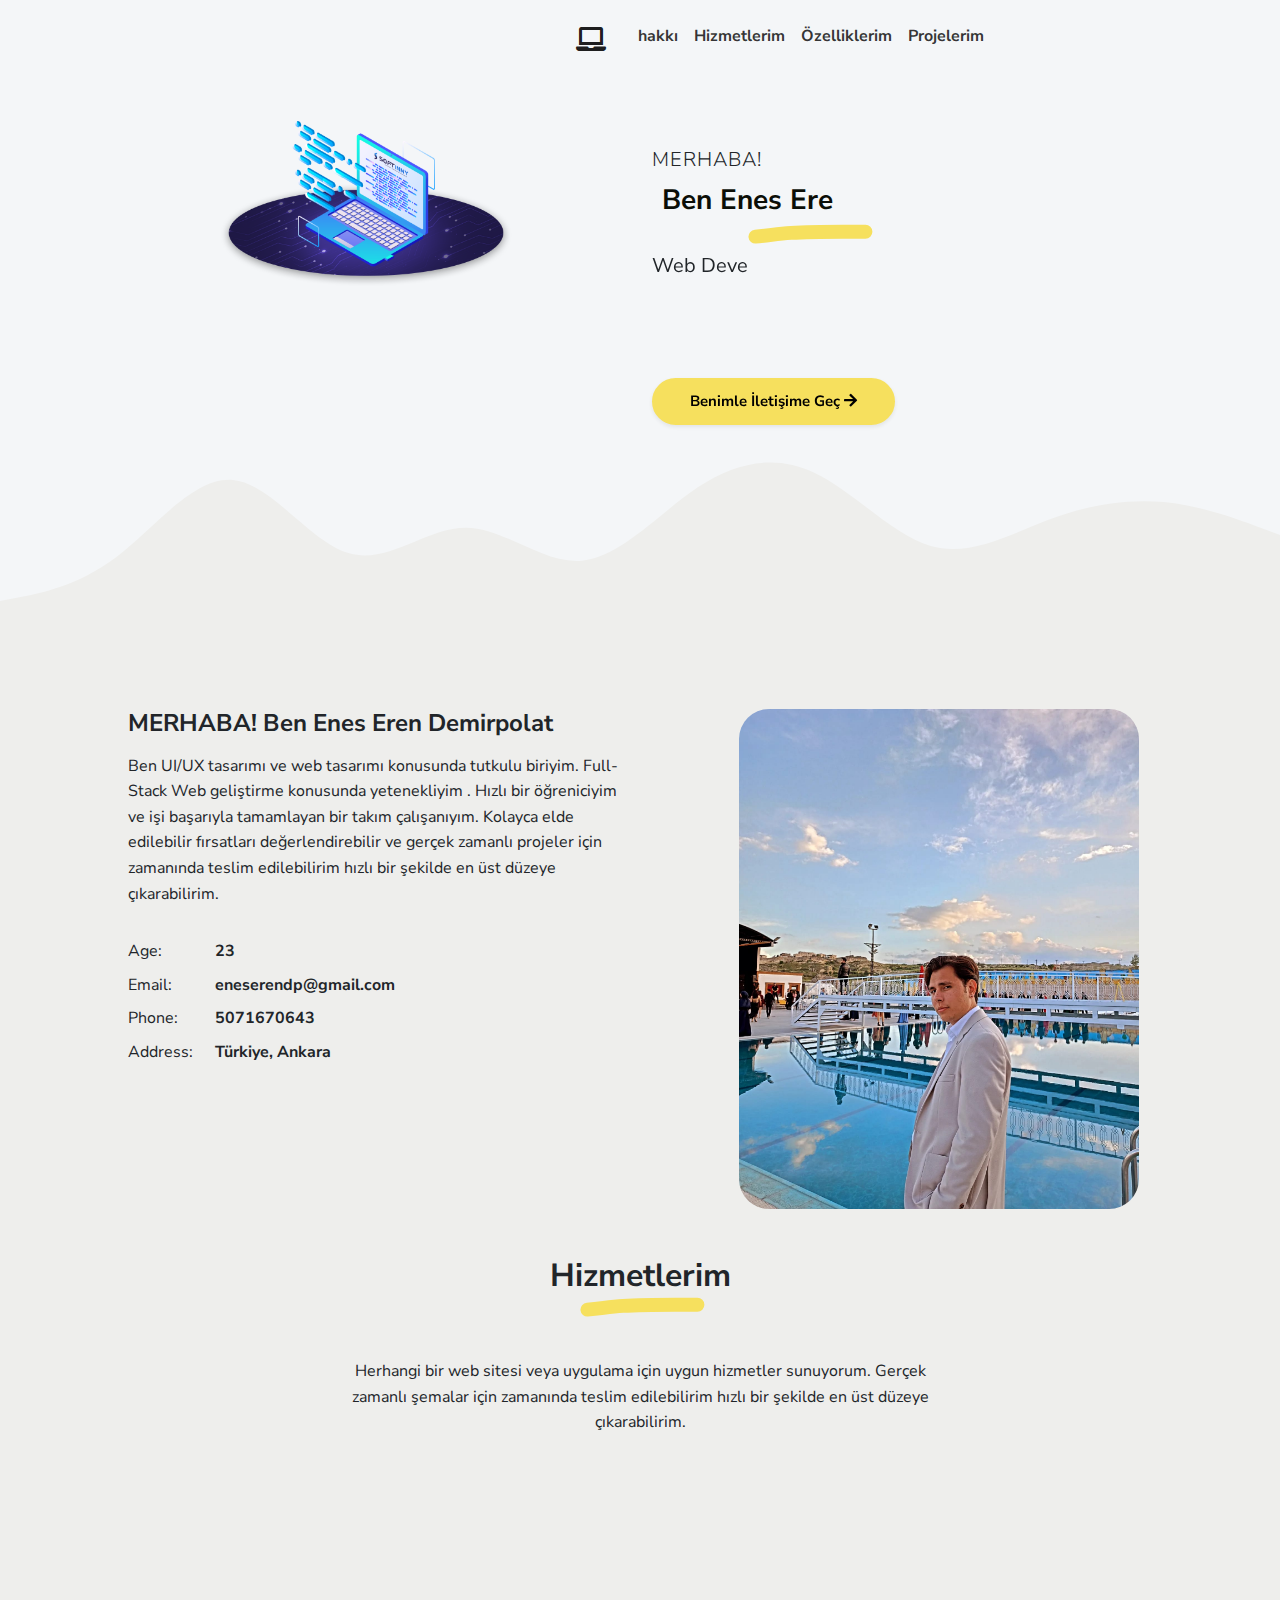
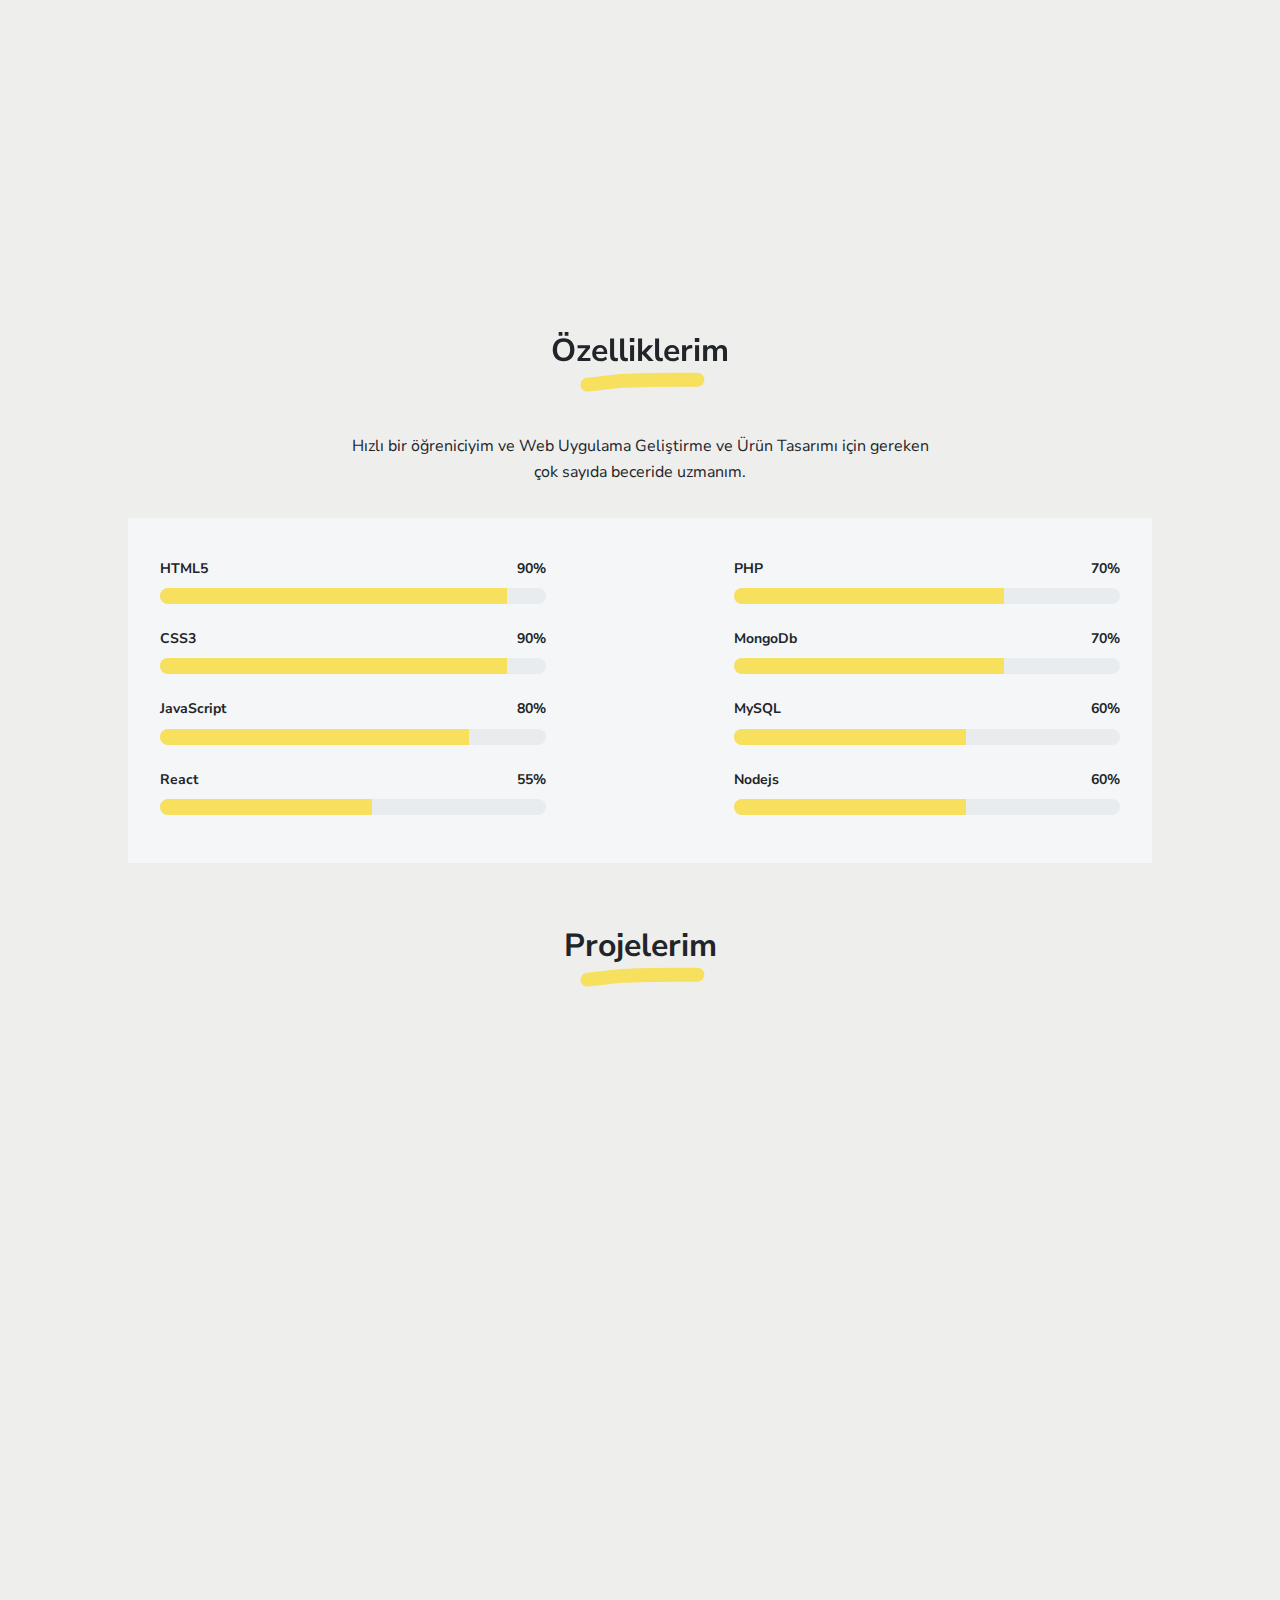
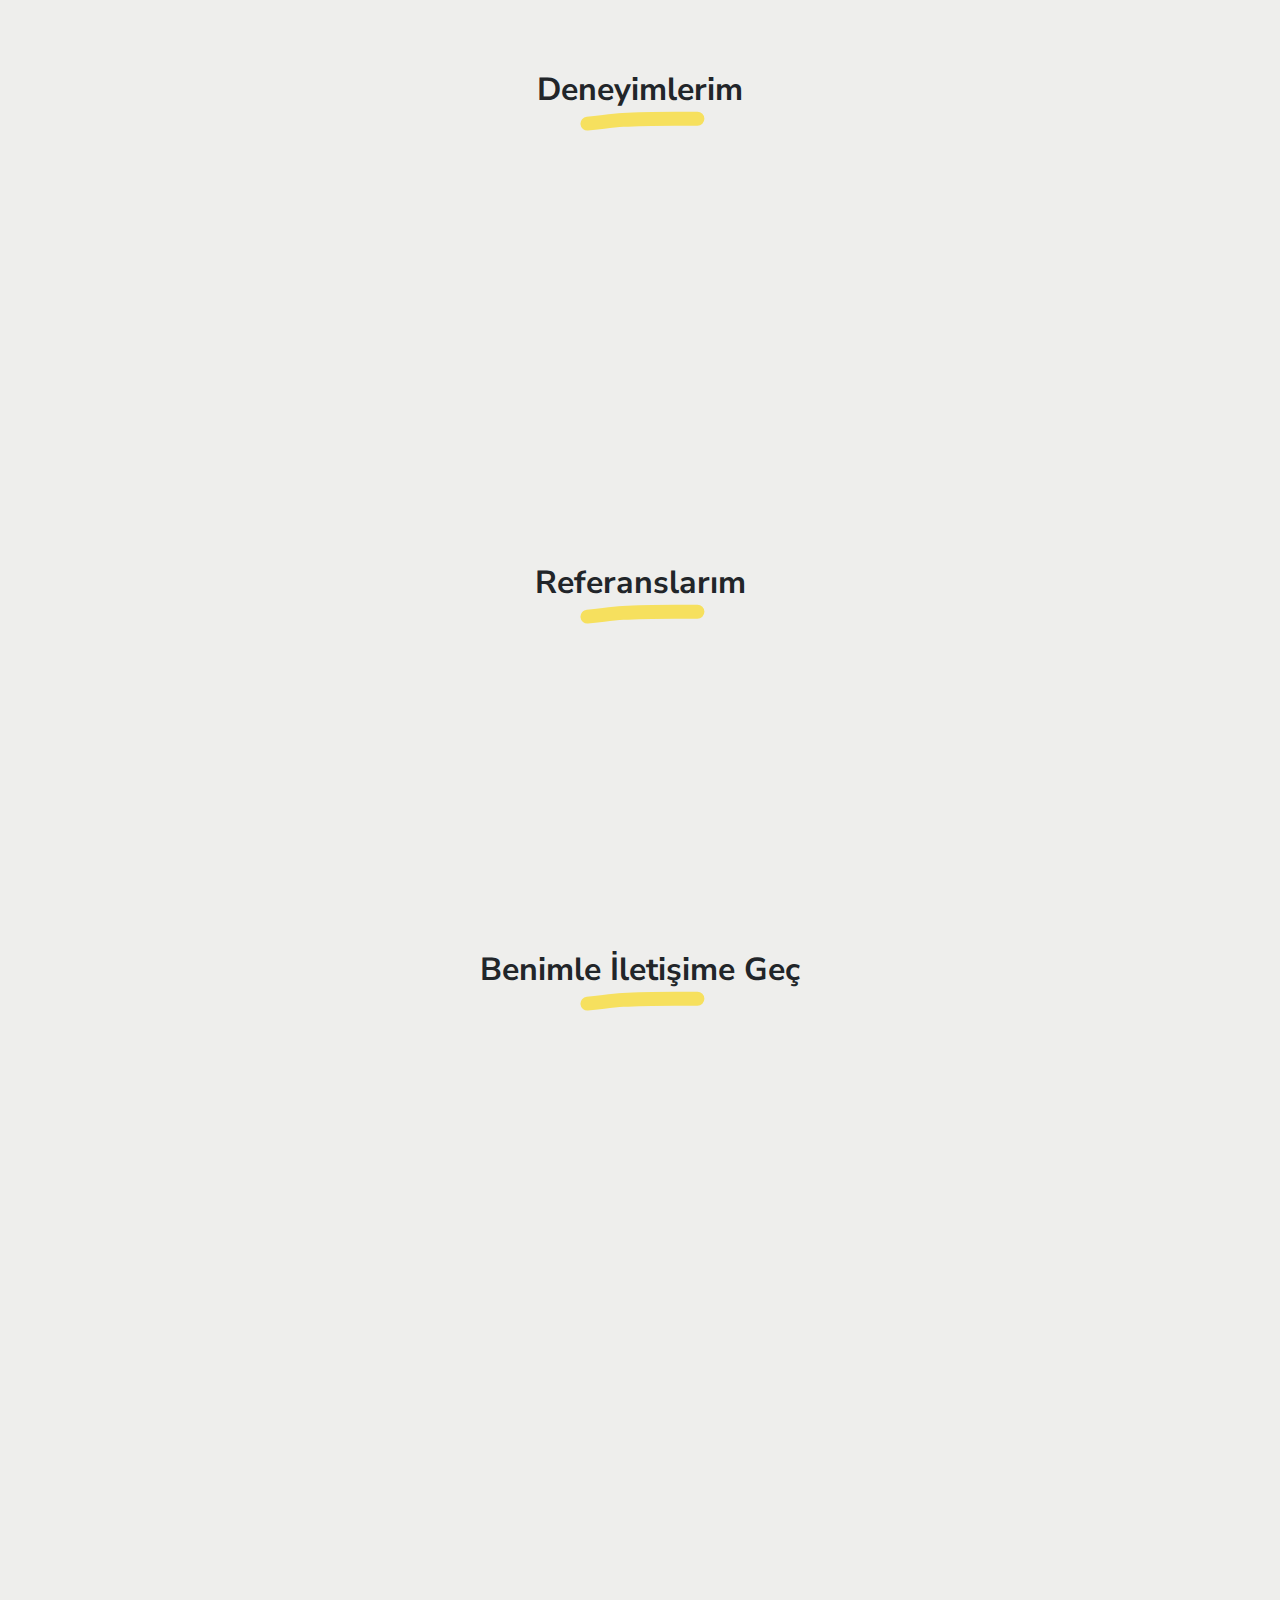
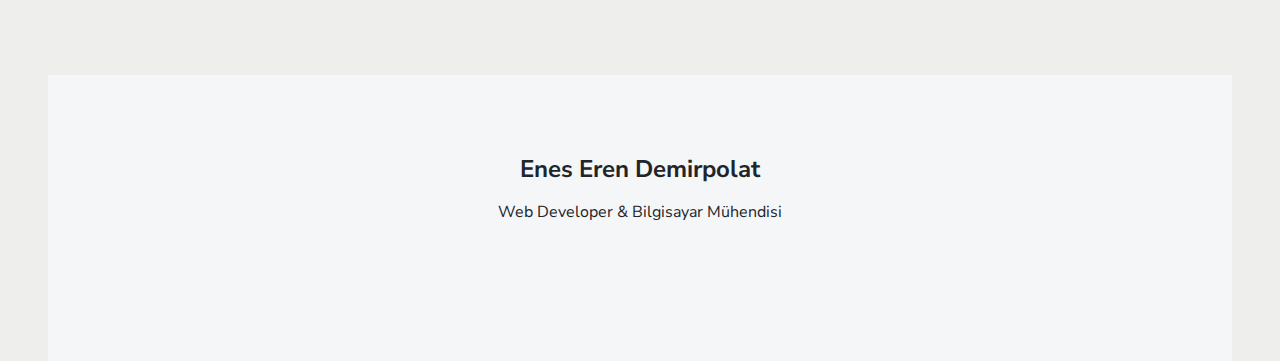
<file: index.html>
<!DOCTYPE html>
<!-- upto 2 directory depth-->
<html lang="en-US">
  <head>
    <meta charset="UTF-8">
    <meta http-equiv="X-UA-Compatible" content="IE=edge">
    <meta name="viewport" content="width=device-width, initial-scale=1">
    <title>Deneme Yazısı </title>
    <link rel="preconnect" href="https://fonts.gstatic.com" crossorigin="crossorigin"/>
    <link rel="preload" as="style" href="https://fonts.googleapis.com/css2?family=Nunito+Sans:wght@300;400;700;800&amp;display=swap"/>
    <link rel="stylesheet" href="https://fonts.googleapis.com/css2?family=Nunito+Sans:wght@300;400;700;800&amp;display=swap" media="print" onload="this.media='all'"/>
    <link rel="stylesheet" href="https://cdnjs.cloudflare.com/ajax/libs/font-awesome/5.15.4/css/all.min.css" integrity="sha512-7Ttv3vlPT61cXjzLLQFvrbc4LmNoQTtSeTUnw77b8wK0G0tuRw9E1Gs3xUkqpkb7JGKpBgOwrXHWuyLGdW1Jg==" crossorigin="anonymous" referrerpolicy="no-referrer" />

    <noscript>

      <link rel="stylesheet" href="https://fonts.googleapis.com/css2?family=Nunito+Sans:wght@300;400;700;800&amp;display=swap"/>
    </noscript>
    <link href="./css/font-awesome/css/all.min.css?ver=1.2.0" rel="stylesheet">
    <link href="./css/bootstrap-icons/bootstrap-icons.css?ver=1.2.0" rel="stylesheet">
    <link href="./css/bootstrap.min.css?ver=1.2.0" rel="stylesheet">
    <link href="./css/aos.css?ver=1.2.0" rel="stylesheet">
    <link href="./css/main.css?ver=1.2.0" rel="stylesheet">
    <noscript>
      <style type="text/css">
        [data-aos] {
            opacity: 1 !important;
            transform: translate(0) scale(1) !important;
        }
      </style>
    </noscript>
  </head>
  <body id="top">
    <header class="bg-light">
      
      <nav class="navbar navbar-expand-lg navbar-light bg-light" id="header-nav" role="navigation">
        <div class="container"><a class="link-dark navbar-brand site-title mb-0" href="#"></a>
          <button class="navbar-toggler" type="button" data-bs-toggle="collapse" data-bs-target="#navbarSupportedContent" aria-controls="navbarSupportedContent" aria-expanded="false" aria-label="Toggle navigation"><span class="navbar-toggler-icon"></span></button>
          <div class="collapse navbar-collapse" id="navbarSupportedContent">
            <ul class="navbar-nav ms-auto me-2">
              <a class="navbar-brand" href="index.html">
                <span class="fa fa-laptop"></span>
            </a>
              <li class="nav-item"><a class="nav-link" href="#about">hakkı</a></li>
              <li class="nav-item"><a class="nav-link" href="#services">Hizmetlerim</a></li>
              <li class="nav-item"><a class="nav-link" href="#skills">Özelliklerim</a></li>
              <li class="nav-item"><a class="nav-link" href="#portfolio">Projelerim</a></li>
              <li class="nav-item"><a class="nav-link" href="#experience">Deneyimlerim</a></li>
              <li class="nav-item"><a class="nav-link" href="#contact">İletişim</a></li>
            </ul>
          </div>
        </div>
      </nav>
    </header>
    <div class="page-content">
      <div id="content">
<header>
  <div class="cover bg-light">
    <div class="container px-3">
      <div class="row">
        <div class="col-lg-6 p-2"><img class="img-fluid" src="images/illustrations/outsource_wide.png" alt="hello"/></div>
        <div class="col-lg-6">
          <div class="mt-5">
            <p class="lead text-uppercase mb-1">Merhaba!</p>
            <h1 class="intro-title marker" data-aos="fade-left" id =name data-aos-delay="50">Ben </h1>
            <p class="lead fw-normal mt-3" id="job" data-aos="fade-up" data-aos-delay="100"></p>
            <div class="social-nav" data-aos="fade-up" data-aos-delay="200">
              <nav role="navigation">
                <ul class="nav justify-content-left">
                  <li class="nav-item"><a class="nav-link" href="https://twitter.com/eneserendp" title="Twitter"><i class="fab fa-twitter"></i><span class="menu-title sr-only">Twitter</span></a></li>
                  <li class="nav-item"><a class="nav-link" href="https://www.facebook.com/eneseren.demirpolat" title="Facebook"><i class="fab fa-facebook"></i><span class="menu-title sr-only">Facebook</span></a></li>
                  <li class="nav-item"><a class="nav-link" href="https://www.instagram.com/eneserendp/" title="Instagram"><i class="fab fa-instagram"></i><span class="menu-title sr-only">Instagram</span></a></li>
                  <li class="nav-item"><a class="nav-link" href="https://www.linkedin.com/in/enes-eren-demirpolat-3b1450220/" title="LinkedIn"><i class="fab fa-linkedin"></i><span class="menu-title sr-only">LinkedIn</span></a></li>
                </ul>
              </nav>
            </div>
            <div class="mt-3" data-aos="fade-up" data-aos-delay="200"><a class="btn btn-primary shadow-sm mt-1 hover-effect" href="#contact">Benimle İletişime Geç <i class="fas fa-arrow-right"></i></a></div>
          </div>
        </div>
      </div>
    </div>
  </div>
  <div class="wave-bg"></div>
</header>
<div class="section pt-4 px-3 px-lg-4" id="about">
  <div class="container-narrow">
    <div class="row">
      <div class="col-md-6">
        <h2 class="h4 my-2">MERHABA! Ben Enes Eren Demirpolat</h2>
        <p>Ben UI/UX tasarımı ve web tasarımı konusunda tutkulu biriyim. Full-Stack Web  geliştirme konusunda yetenekliyim . Hızlı bir öğreniciyim ve işi başarıyla tamamlayan bir takım çalışanıyım. Kolayca elde edilebilir fırsatları değerlendirebilir ve gerçek zamanlı projeler için zamanında teslim edilebilirim hızlı bir şekilde en üst düzeye çıkarabilirim.</p>
        <div class="row mt-3">
          <div class="col-sm-2">
            <div class="pb-1">Age:</div>
          </div>
          <div class="col-sm-10">
            <div class="pb-1 fw-bolder">23</div>
          </div>
          <div class="col-sm-2">
            <div class="pb-1">Email:</div>
          </div>
          <div class="col-sm-10">
            <div class="pb-1 fw-bolder">eneserendp@gmail.com</div>
          </div>
        
          <div class="col-sm-2">
            <div class="pb-1">Phone:</div>
          </div>
          <div class="col-sm-10">
            <div class="pb-1 fw-bolder">5071670643</div>
          </div>
          <div class="col-sm-2">
            <div class="pb-1">Address:</div>
          </div>
          <div class="col-sm-10">
            <div class="pb-1 fw-bolder">Türkiye, Ankara</div>
          </div>
         
        </div>
      </div>
      <div class="col-md-5 offset-md-1" data-aos="fade-left" data-aos-delay="100"><img class="avatar img-fluid mt-2" src="images/avatar32.jpg" width="400" height="400" alt="Walter Patterson"/></div>
    </div>
  </div>
</div>
<div class="section pt-4 px-3 px-lg-4" id="services">
  <div class="container-narrow">
    <div class="text-center mb-5">
      <h2 class="marker marker-center">Hizmetlerim</h2>
    </div>
    <div class="text-center">
      <p class="mx-auto mb-3" style="max-width:600px"> Herhangi bir web sitesi veya uygulama için uygun hizmetler sunuyorum. Gerçek zamanlı şemalar için zamanında teslim edilebilirim hızlı bir şekilde en üst düzeye çıkarabilirim.</p>
    </div>
    <div class="row py-3">
      <div class="col-md-6 text-center" data-aos="fade-up" data-aos-delay="100">
        <div class="mb-3">
          <img class="mb-2" src="images/services/web-design.svg" width="96" height="96" alt="web design"/>
          <div class="h5">Web Tasarımı</div>
        </div>
        <div class="mb-3">
          <img class="mb-2" src="images/services/graphic-design.svg" width="96" height="96" alt="graphic design"/>
          <div class="h5">Grafik Tasarımı</div>
        </div>
      </div>
      <div class="col-md-6 text-center" data-aos="fade-up" data-aos-delay="300">
        <div class="mb-3">
          <img class="mb-2" src="images/services/ui-ux.svg" width="96" height="96" alt="ui-ux"/>
          <div class="h5">UI/UX Tasarımı</div>
        </div>
        <div class="mb-3">
          <img class="mb-2" src="images/services/app-development.svg" width="96" height="96" alt="app development"/>
          <div class="h5">Uygulama Geliştirme</div>
        </div>
      </div>
    </div>
  </div>
</div>
<div class="section px-3 px-lg-4 pt-5" id="skills">
  <div class="container-narrow">
    <div class="text-center mb-5">
      <h2 class="marker marker-center">Özelliklerim</h2>
    </div>
    <div class="text-center">
      <p class="mx-auto mb-3" style="max-width:600px">Hızlı bir öğreniciyim ve Web Uygulama Geliştirme ve Ürün Tasarımı için gereken çok sayıda beceride uzmanım.</p>
    </div>
    <div class="bg-light p-3">
      <div class="row">
        <div class="col-md-5">
          <div class="py-1">
            <div class="d-flex text-small fw-bolder"><span class="me-auto">HTML5</span><span>90%</span></div>
            <div class="progress my-1">
              <div class="progress-bar bg-primary" role="progressbar" data-aos="zoom-in-right" data-aos-delay="90" data-aos-anchor=".skills-section" style="width: 90%" aria-valuenow="90" aria-valuemin="0" aria-valuemax="100"></div>
            </div>
          </div>
          <div class="py-1">
            <div class="d-flex text-small fw-bolder"><span class="me-auto">CSS3</span><span>90%</span></div>
            <div class="progress my-1">
              <div class="progress-bar bg-primary" role="progressbar" data-aos="zoom-in-right" data-aos-delay="200" data-aos-anchor=".skills-section" style="width: 90%" aria-valuenow="90" aria-valuemin="0" aria-valuemax="100"></div>
            </div>
          </div>
          <div class="py-1">
            <div class="d-flex text-small fw-bolder"><span class="me-auto">JavaScript</span><span>80%</span></div>
            <div class="progress my-1">
              <div class="progress-bar bg-primary" role="progressbar" data-aos="zoom-in-right" data-aos-delay="300" data-aos-anchor=".skills-section" style="width: 80%" aria-valuenow="80" aria-valuemin="0" aria-valuemax="100"></div>
            </div>
          </div>
          <div class="py-1">
            <div class="d-flex text-small fw-bolder"><span class="me-auto">React</span><span>55%</span></div>
            <div class="progress my-1">
              <div class="progress-bar bg-primary" role="progressbar" data-aos="zoom-in-right" data-aos-delay="300" data-aos-anchor=".skills-section" style="width: 55%" aria-valuenow="75" aria-valuemin="0" aria-valuemax="100"></div>
            </div>
          </div>
        </div>
        <div class="col-md-5 offset-md-2">
          <div class="py-1">
            <div class="d-flex text-small fw-bolder"><span class="me-auto">PHP</span><span>70%</span></div>
            <div class="progress my-1">
              <div class="progress-bar bg-primary" role="progressbar" data-aos="zoom-in-right" data-aos-delay="400" data-aos-anchor=".skills-section" style="width: 70%" aria-valuenow="70" aria-valuemin="0" aria-valuemax="100"></div>
            </div>
          </div>
          <div class="py-1">
            <div class="d-flex text-small fw-bolder"><span class="me-auto">MongoDb</span><span>70%</span></div>
            <div class="progress my-1">
              <div class="progress-bar bg-primary" role="progressbar" data-aos="zoom-in-right" data-aos-delay="500" data-aos-anchor=".skills-section" style="width: 70%" aria-valuenow="70" aria-valuemin="0" aria-valuemax="100"></div>
            </div>
          </div>
          <div class="py-1">
            <div class="d-flex text-small fw-bolder"><span class="me-auto">MySQL</span><span>60%</span></div>
            <div class="progress my-1">
              <div class="progress-bar bg-primary" role="progressbar" data-aos="zoom-in-right" data-aos-delay="600" data-aos-anchor=".skills-section" style="width: 60%" aria-valuenow="60" aria-valuemin="0" aria-valuemax="100"></div>
            </div>
          </div>
          <div class="py-1">
            <div class="d-flex text-small fw-bolder"><span class="me-auto">Nodejs</span><span>60%</span></div>
            <div class="progress my-1">
              <div class="progress-bar bg-primary" role="progressbar" data-aos="zoom-in-right" data-aos-delay="600" data-aos-anchor=".skills-section" style="width: 60%" aria-valuenow="60" aria-valuemin="0" aria-valuemax="100"></div>
            </div>
          </div>
        </div>
      </div>
    </div>
  </div>
</div>
<div class="section px-2 px-lg-4 pt-5" id="portfolio">
  <div class="container">
    <div class="text-center mb-5">
      <h2 class="marker marker-center">Projelerim </h2>
    </div>
    <div class="grid bp-gallery pb-3" data-aos="zoom-in-up" data-aos-delay="100">
      <div class="grid-sizer"></div>
      <div class="grid-item"><a href="https://github.com/eneserendp">
          <figure class="portfolio-item"><img src="images/portfolio/selam.jpeg" data-bp="images/portfolio/1.jpg"/>
            <figcaption>
              <h4 class="h5 mb-0">Ankavisit Web Site</h4>
              <div>github.com/eneserendp</div>
            </figcaption>
          </figure></a></div>
      <div class="grid-item"><a href="https://github.com/eneserendp">
          <figure class="portfolio-item"><img src="images/portfolio/Interview Preparation Tips!.jpeg" data-bp="images/portfolio/2.jpg" data-caption="Example of an optional caption."/>
            <figcaption> 
              <h4 class="h5 mb-0">Selenium ile Bot Geliştirme</h4>
              <div>github.com/eneserendp</div>
            </figcaption>
          </figure></a></div>
      <div class="grid-item"><a href="https://github.com/eneserendp">
          <figure class="portfolio-item"><img src="images/portfolio/Working at night 🥰.jpeg" data-bp="images/portfolio/3.jpg" data-caption="Example of an optional caption."/>
            <figcaption> 
              <h4 class="h5 mb-0">TeknoEmlak</h4>
              <div>github.com/eneserendp</div>
            </figcaption>
          </figure></a></div>
      <div class="grid-item"><a href="https://github.com/eneserendp">
          <figure class="portfolio-item"><img src="images/portfolio/indir.jpeg" data-bp="images/portfolio/4.jpg"/>
            <figcaption>
              <h4 class="h5 mb-0">Proje Yönetim Paneli</h4>
              <div>github.com/eneserendp</div>
            </figcaption>
          </figure></a></div>
     
  </div>
</div>
<div class="section px-3 px-lg-4 pt-5" id="experience">
  <div class="container-narrow">
    <div class="text-center mb-5">
      <h2 class="marker marker-center">Deneyimlerim</h2>
    </div>
    <div class="row">
      <div class="col-md-6">
        <div class="card mb-3" data-aos="fade-right" data-aos-delay="100">
          <div class="card-header px-3 py-2">
            <div class="d-flex justify-content-between">
              <div>
                <h3 class="h5 mb-1">Karayolları Genel Müdürlüğü</h3>
                <div class="text-muted text-small">Bilgisayar Mühendisi  <small>(Stajyer)</small></div>
              </div><img src="images/services/ui-ux.svg" width="48" height="48" alt="ui-ux"/>
            </div>
          </div>
          <div class="card-body px-3 py-2">
            <p>Bilgi Teknolojileri ve Ağ Müdürlüğün de Network , Yazılım , Sistem ve Siber Güvenlik Departmanlarında aldığım eğitim beni kariyerimde izleyeceğim yolda bir üst noktaya taşıdı .</p>
            
          </div>
        </div>
      </div>
      <div class="col-md-6">
        <div class="card mb-3" data-aos="fade-left" data-aos-delay="300">
          <div class="card-header px-3 py-2">
            <div class="d-flex justify-content-between">
              <div>
                <h3 class="h5 mb-1">MEGASAV</h3>
                <div class="text-muted text-small">Web Developer <small>(Stajyer)</small></div>
              </div><img src="images/services/app-development.svg" width="48" height="48" alt="app development"/>
            </div>
          </div>
          <div class="card-body px-3 py-2">
            <p>Megasav şirketinde web developer olarak çalışmaya başlayalı uzunca bir süre geçti ve bu süre zarfında kendimi sürekli geliştiren ve şirketin hedeflerine katkı sağlayan bir birey olarak değerli deneyimler edindim.
              Megasav'a katıldığım günden itibaren, kariyerimde öne çıkmamı sağlayacak temel adımları özenle atmaya çalıştım</p>
            
          </div>
        </div>
      </div>
     
     
    </div>
  </div>
</div>
<div class="section px-3 px-lg-4 pt-5" id="testimonials">
  <div class="container-narrow">
    <div class="text-center mb-5">
      <h2 class="marker marker-center">Referanslarım</h2>
    </div>
    <div class="row"> 
      
      <div class="col-md-6 mb-5" data-aos="fade-left" data-aos-delay="300">
        <div class="d-flex ms-md-3"><span><i class="fas fa-2x fa-quote-left"></i></span><span class="m-2">Enes, örnek bir profesyonellik sergiler ve zorlukların üstesinden gelebilir. Hızla öğrenir ve herhangi bir ekibin değerli bir üyesidir.</span></div>
        <div class="d-flex justify-content-end align-items-end">
          <div class="text-end me-2">
            <div class="fw-bolder">Süleyman Mert Deniz</div>
            <div class="text-small">Genel Müdür /Megasav</div>
          </div>
        </div>
      </div>
     
      <div class="col-md-6 mb-5" data-aos="fade-left" data-aos-delay="400">
        <div class="d-flex ms-md-3"><span><i class="fas fa-2x fa-quote-left"></i></span><span class="m-2">Enes, harika bir iş arkadaşı ve sorun çözücüdür. Yardım için elini hızlıca uzatır ve iyi bir takım oyuncusu profilinde dir.</span></div>
        <div class="d-flex justify-content-end align-items-end">
          <div class="text-end me-2">
            <div class="fw-bolder">Nedim Deniz</div>
            <div class="text-small">Müdür /Megasav</div>
          </div>
        </div>
      </div>
    </div>
  </div>
</div>
<div class="section px-2 px-lg-4 pb-4 pt-5 mb-5" id="contact">
  <div class="container-narrow">
    <div class="text-center mb-5">
      <h2 class="marker marker-center">Benimle İletişime Geç</h2>
    </div>
    <div class="row">
      <div class="col-md-6" data-aos="zoom-in" data-aos-delay="100">
        <div class="bg-light my-2 p-3 pt-2"><form id="contact-form" action="https://outlook.live.com/owa/" method="POST">
    <div class="form-group my-2">
      <label for="name" class="form-label fw-bolder">Name</label>
      <input class="form-control" type="text" id="name" name="name" required>
    </div>
    <div class="form-group my-2">
      <label for="email" class="form-label fw-bolder">Email</label>
      <input class="form-control" type="email" id="email" name="_replyto" required>
    </div>
  <div class="form-group my-2">
    <label for="message" class="form-label fw-bolder">Message</label>
    <textarea class="form-control" style="resize: none;" id="message" name="message" rows="4" required></textarea>
  </div>
  <button class="btn btn-primary mt-2" type="submit">Send</button>
</form>
        </div>
      </div>
      <div class="col-md-6" data-aos="fade-left" data-aos-delay="300">
        <div class="mt-3 px-1">
          <div class="h5">Sana Nasıl Yardımcı Olabilirm</div>
          <p>Eğer çalışmalarımı beğendiyseniz ve hizmetlerimden yararlanmak istiyorsanız, lütfen iletişim formunu kullanarak bana bir mesaj bırakın</p>
          <p>Veya e-posta , sosyal medya hesaplarım veya iletişim numaramı kullanarak benimle iletişime geçin.</p>
          <p>Görüşmek Üzere!</p>
        </div>
        <div class="mt-53 px-1">
          <div class="row"> 
            <div class="col-sm-2">
              <div class="pb-1">Email:</div>
            </div>
            <div class="col-sm-10">
              <div class="pb-1 fw-bolder">eneserendp@gmail.com</div>
            </div>
           
            <div class="col-sm-2">
              <div class="pb-1">Phone:</div>
            </div>
            <div class="col-sm-10">
              <div class="pb-1 fw-bolder">5071670643
              </div>
            </div>
          </div>
        </div>
      </div>
    </div>
  </div>
</div>
<footer class="pt-4 pb-4 text-center bg-light">
  <div class="container">
    <div class="my-3">
      <div class="h4">Enes Eren Demirpolat </div>
      <p>Web Developer & Bilgisayar Mühendisi</p>
      <div class="social-nav">
        <nav role="navigation">
          <ul class="nav justify-content-center">
            <li class="nav-item"><a class="nav-link" href="https://twitter.com/eneserendp" title="Twitter"><i class="fab fa-twitter"></i><span class="menu-title sr-only">Twitter</span></a></li>
            <li class="nav-item"><a class="nav-link" href="https://www.instagram.com/eneserendp/" title="Instagram"><i class="fab fa-instagram"></i><span class="menu-title sr-only">Instagram</span></a></li>
            <li class="nav-item"><a class="nav-link" href="https://www.linkedin.com/in/enes-eren-demirpolat-3b1450220/" title="LinkedIn"><i class="fab fa-linkedin"></i><span class="menu-title sr-only">LinkedIn</span></a></li>
            
          </ul>
        </nav>
      </div>
    </div>
   
  </div>
</footer></div>
    </div>
    <div id="scrolltop"><a class="btn btn-secondary" href="#top"><span class="icon"><i class="fas fa-angle-up fa-x"></i></span></a></div>
    <script src="./scripts/imagesloaded.pkgd.min.js?ver=1.2.0"></script>
    <script src="./scripts/masonry.pkgd.min.js?ver=1.2.0"></script>
    <script src="./scripts/BigPicture.min.js?ver=1.2.0"></script>
    <script src="./scripts/purecounter.min.js?ver=1.2.0"></script>
    <script src="./scripts/bootstrap.bundle.min.js?ver=1.2.0"></script>
    <script src="./scripts/aos.min.js?ver=1.2.0"></script>
    <script src="./scripts/main.js?ver=1.2.0"></script>
   
  </body>
</html>
</file>
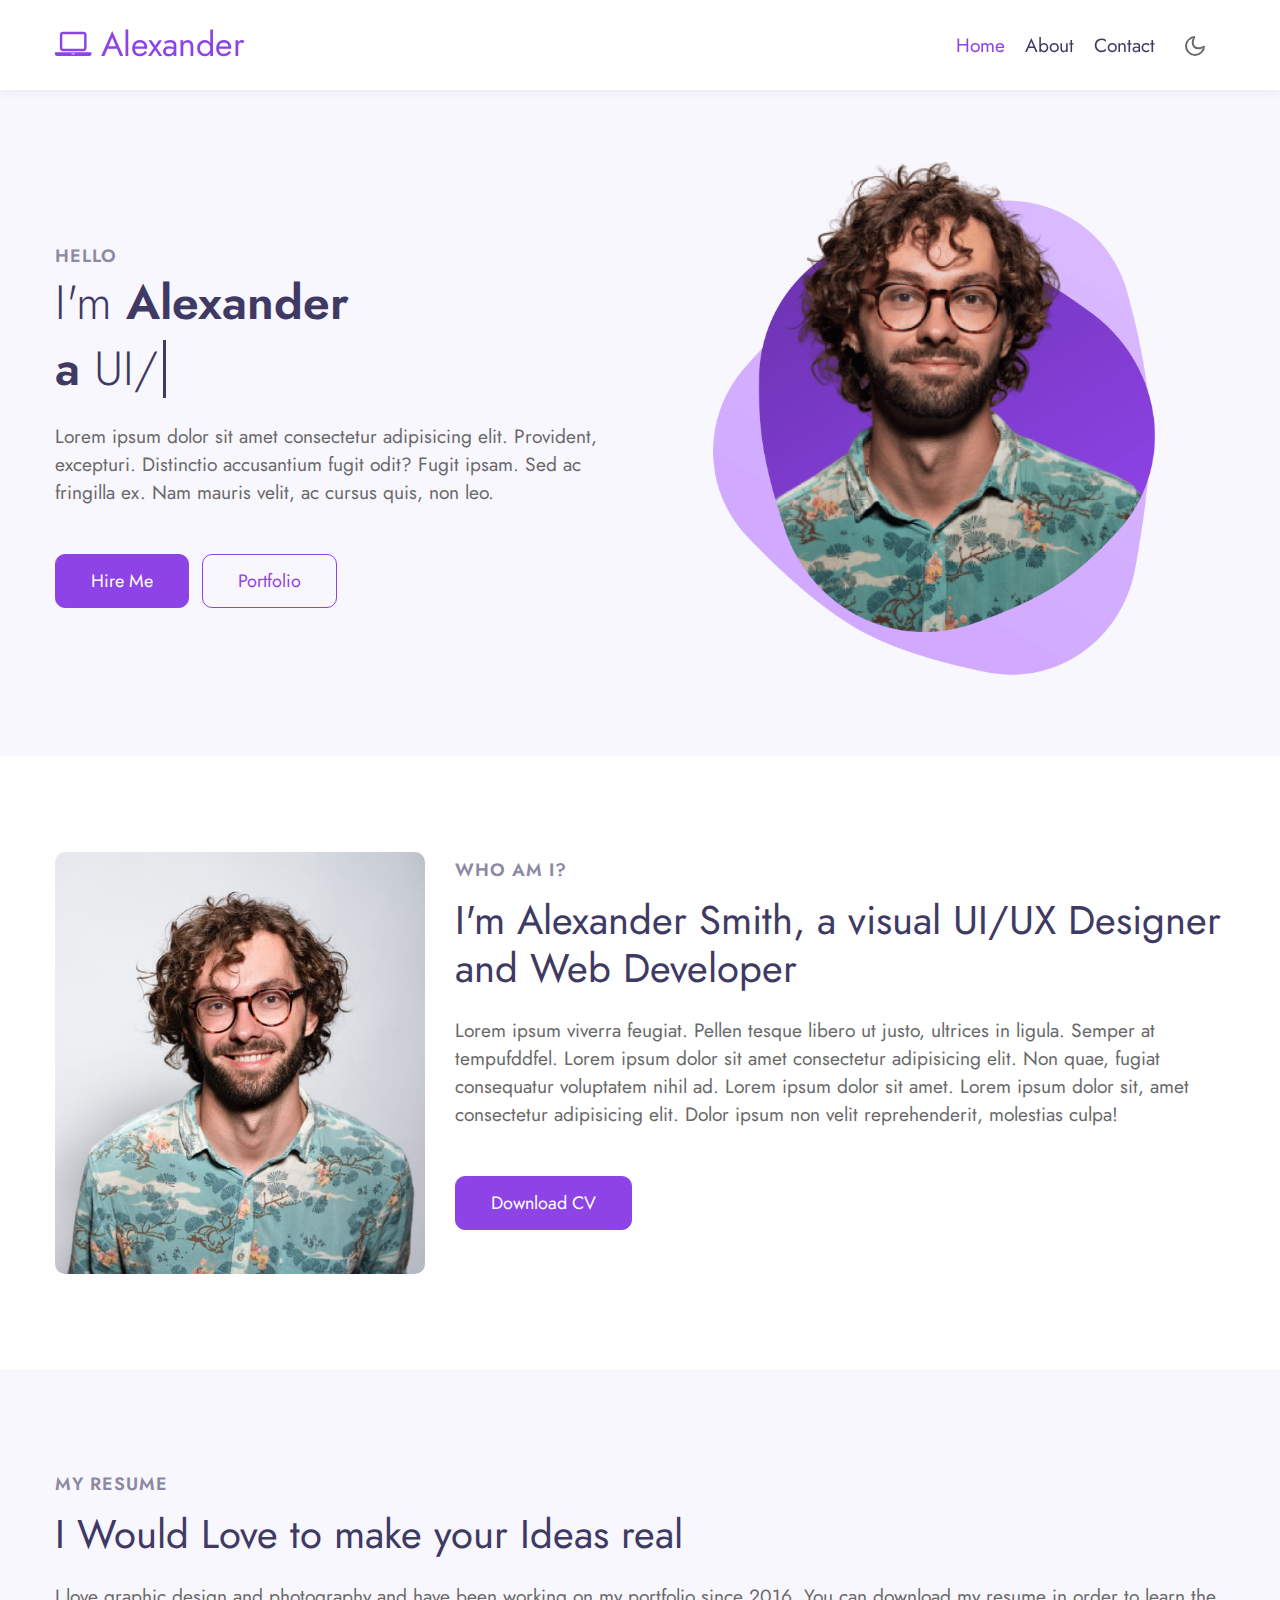
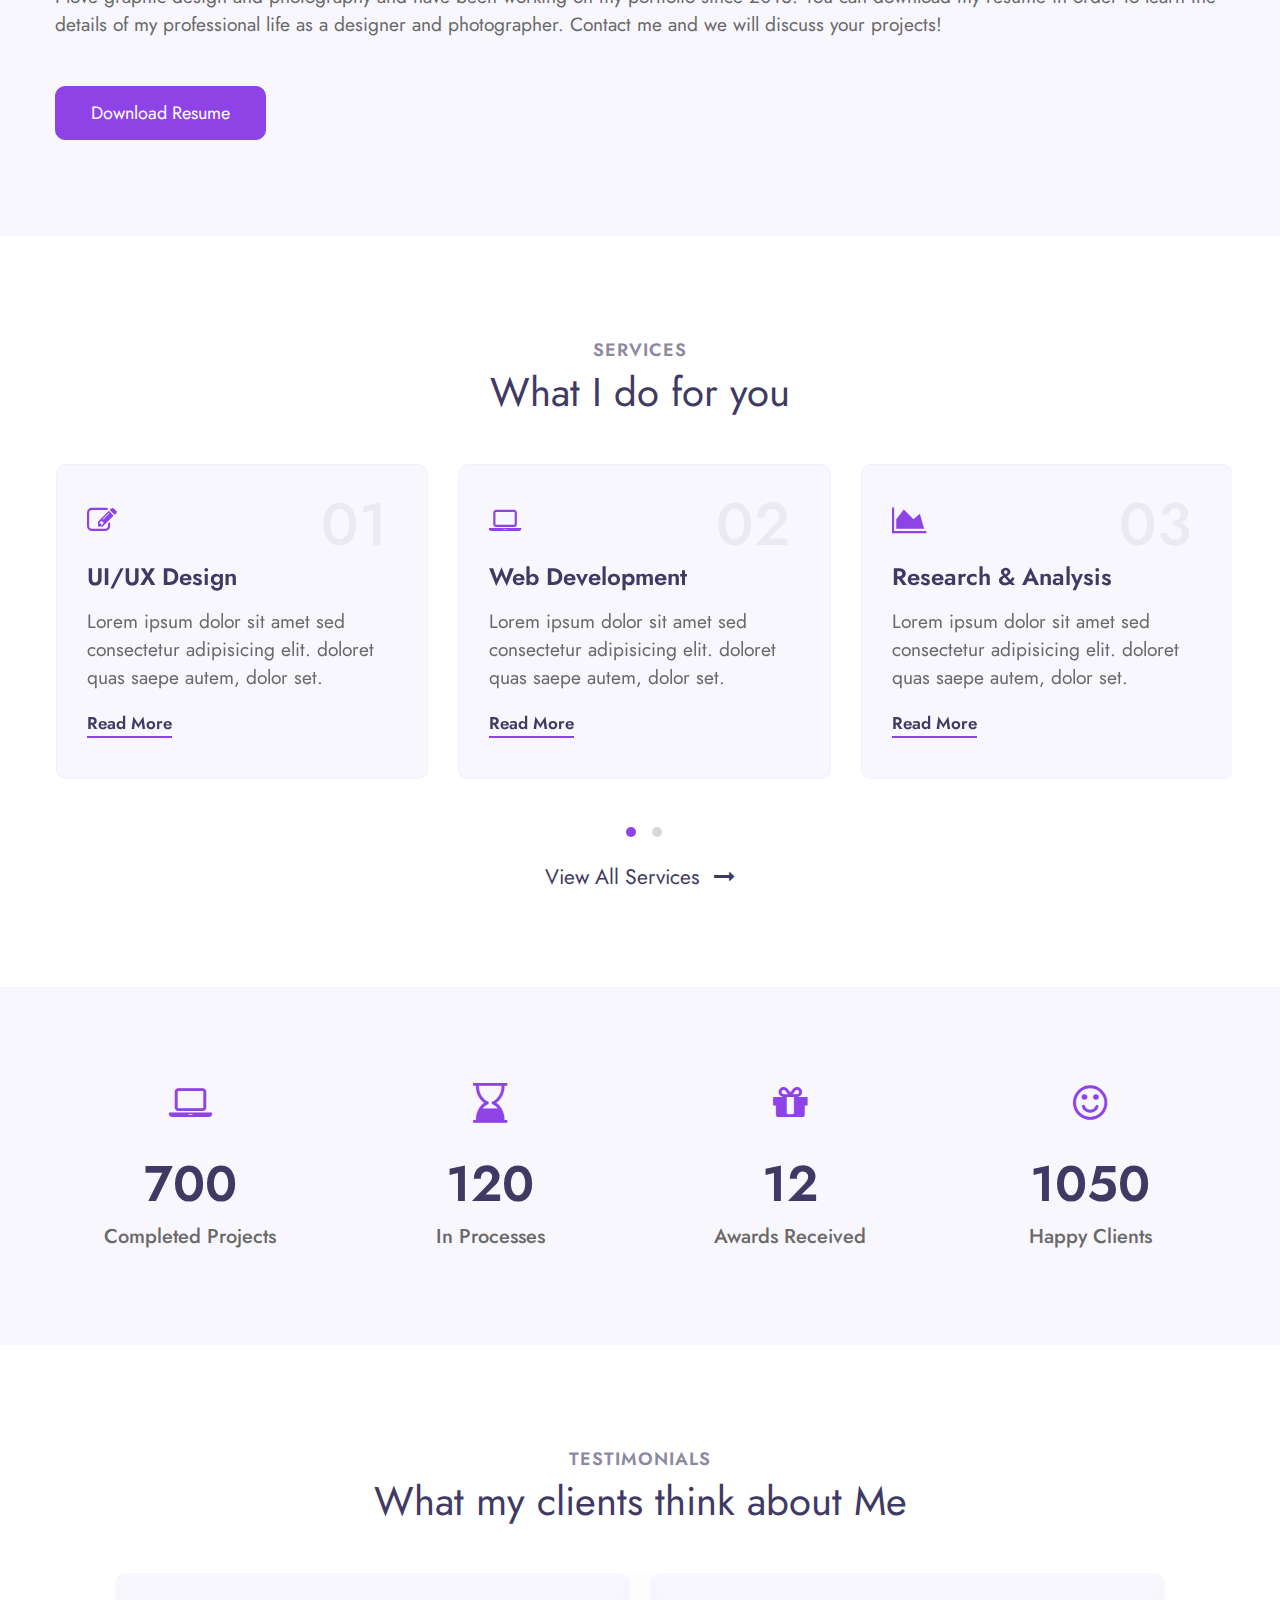
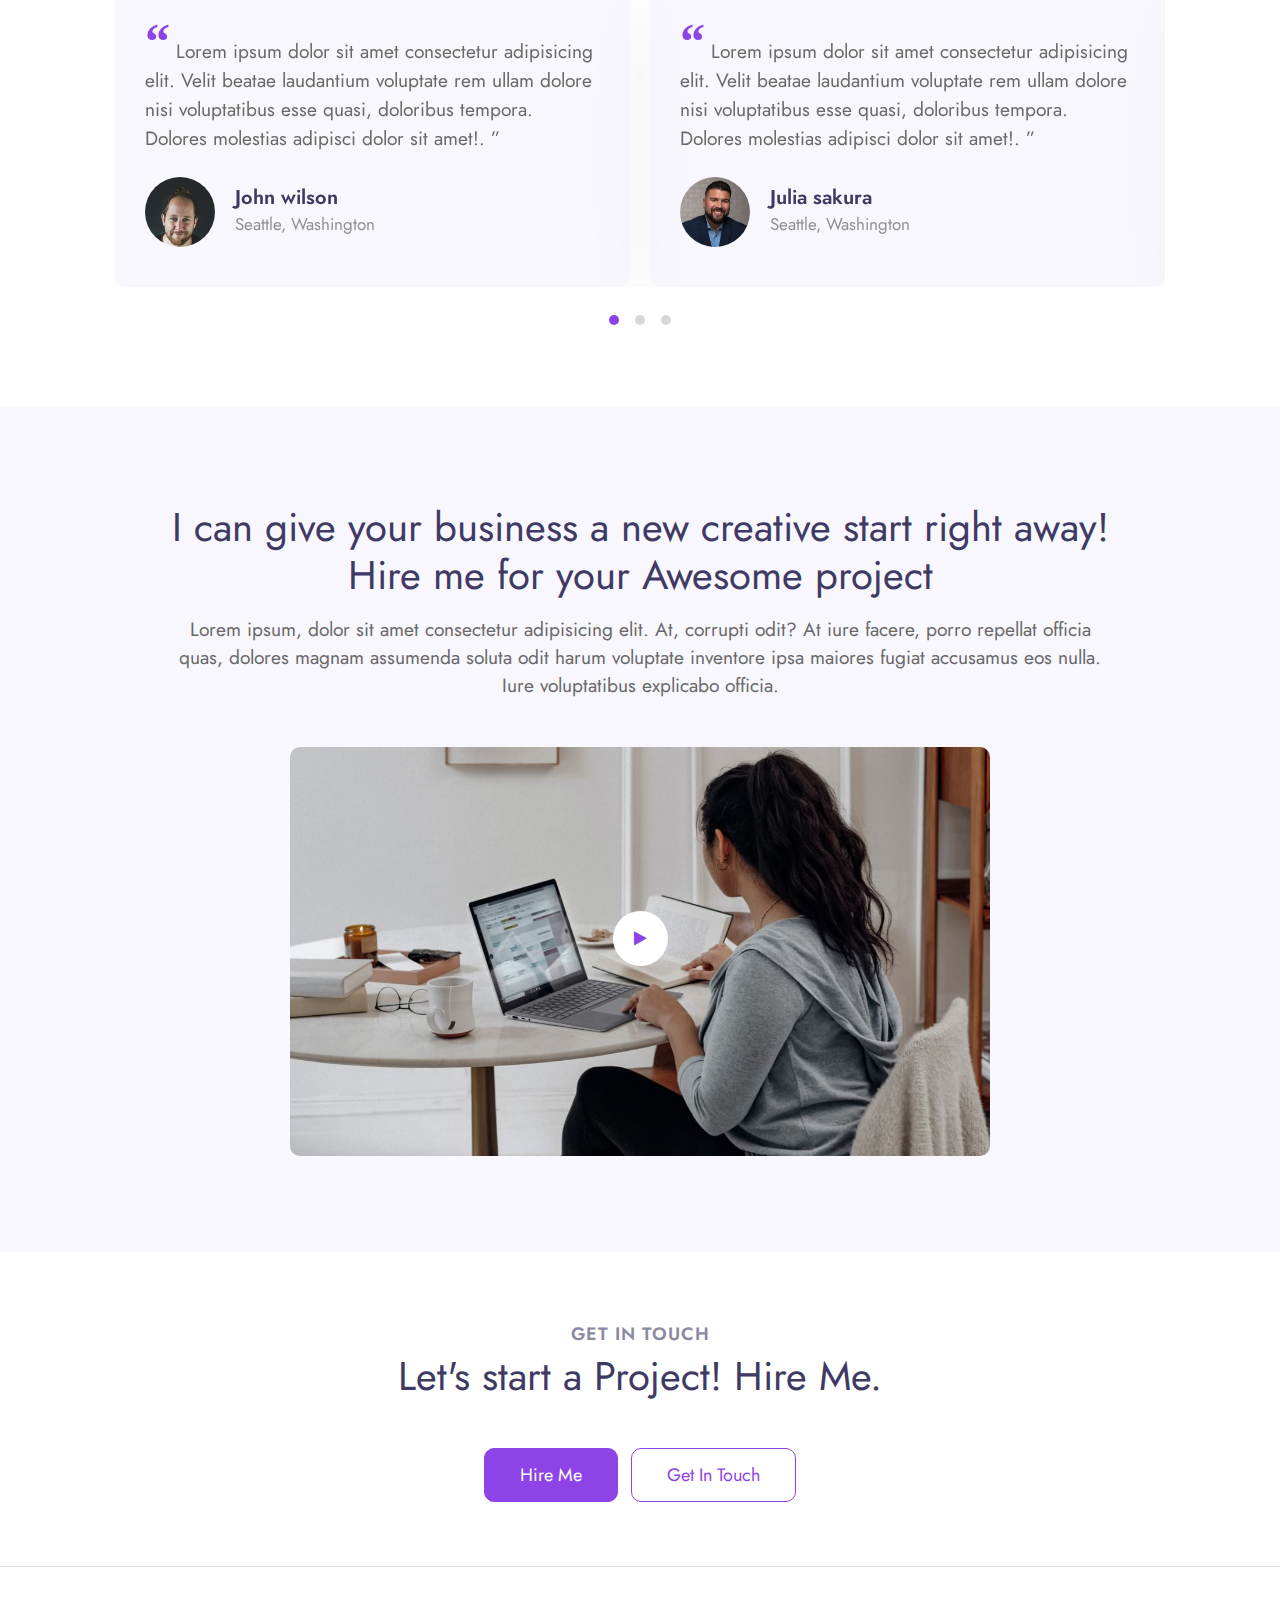
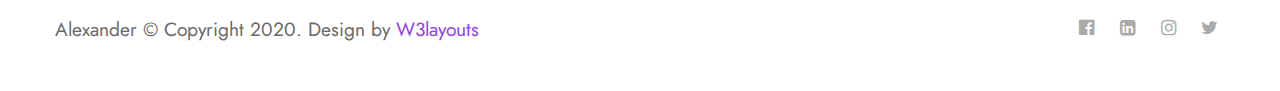
<file: Templates/alexander-starter/index.html>
<!--
Author: W3layouts
Author URL: http://w3layouts.com
-->
<!doctype html>
<html lang="en">

<head>
  <!-- Required meta tags -->
  <meta charset="utf-8">
  <meta name="viewport" content="width=device-width, initial-scale=1, shrink-to-fit=no">

  <title>Alexander Personal Portfolio Category Bootstrap Responsive Website Template | Home : W3layouts</title>

  <!-- google fonts -->  
  <link href="//fonts.googleapis.com/css2?family=Jost:wght@300;400;600&display=swap" rel="stylesheet">

  <!-- Template CSS -->
  <link rel="stylesheet" href="assets/css/style-starter.css">
</head>

<body>
    <!-- header -->
    <header id="site-header" class="fixed-top">
        <div class="container">
            <nav class="navbar navbar-expand-lg stroke">
                <a class="navbar-brand" href="index.html">
                    <span class="fa fa-laptop"></span> Alexander
                </a>
                <!-- if logo is image enable this
                <a class="navbar-brand" href="#index.html">
                    <img src="image-path" alt="Your logo" title="Your logo" style="height:35px;" />
                </a> -->
                <button class="navbar-toggler  collapsed bg-gradient" type="button" data-toggle="collapse"
                        data-target="#navbarTogglerDemo02" aria-controls="navbarTogglerDemo02" aria-expanded="false"
                        aria-label="Toggle navigation">
                    <span class="navbar-toggler-icon fa icon-expand fa-bars"></span>
                    <span class="navbar-toggler-icon fa icon-close fa-times"></span>
                    </span>
                </button>

                <div class="collapse navbar-collapse" id="navbarTogglerDemo02">
                    <ul class="navbar-nav ml-auto">
                        <li class="nav-item active">
                            <a class="nav-link" href="index.html">Home <span class="sr-only">(current)</span></a>
                        </li>
                        <li class="nav-item @@about__active">
                            <a class="nav-link" href="about.html">About</a>
                        </li>
                        <li class="nav-item @@contact__active">
                            <a class="nav-link" href="contact.html">Contact</a>
                        </li>
                    </ul>
                </div>
                <!-- toggle switch for light and dark theme -->
                <div class="mobile-position">
                    <nav class="navigation">
                        <div class="theme-switch-wrapper">
                            <label class="theme-switch" for="checkbox">
                                <input type="checkbox" id="checkbox">
                                <div class="mode-container">
                                    <i class="gg-sun"></i>
                                    <i class="gg-moon"></i>
                                </div>
                            </label>
                        </div>
                    </nav>
                </div>
                <!-- //toggle switch for light and dark theme -->
            </nav>
        </div>
    </header>
    <!-- //header -->
    <!-- banner section -->
    <section id="home" class="w3l-banner py-5">
        <div class="container">
            <div class="row align-items-center">
                <div class="col-lg-6 col-sm-12 mt-lg-0 mt-4">
                    <span class="title-small">Hello</span>
                    <h1 class="mb-2 title"> <span>I'm</span> Alexander </h1>
                    <h1 class="mb-4 title"> a <span class="typed-text"></span><span class="cursor">&nbsp</span></h1>
                    <p>
                        Lorem ipsum dolor sit amet consectetur adipisicing elit. Provident, excepturi.
                        Distinctio accusantium fugit odit? Fugit ipsam. Sed ac fringilla ex. Nam mauris velit, ac
                        cursus quis, non leo.
                    </p>
                    <div class="mt-sm-5 mt-4">
                        <a class="btn btn-primary btn-style mr-2" href="contact.html"> Hire Me </a>
                        <a class="btn btn-outline-primary btn-style mr-2" href="#portfolio"> Portfolio </a>
                    </div>
                </div>
                <div class="col-lg-6 col-md-8 col-sm-10 mt-lg-0 mt-4">
                    <div class="img-effect text-lg-center">
                        <img src="assets/images/photo.png" alt="myphoto" class="img-fluid">
                    </div>
                </div>
            </div>
        </div>
    </section>
    <!-- //banner section -->
    <!-- home page about section -->
    <section class="w3l-index3" id="about">
        <div class="midd-w3 py-5">
            <div class="container py-lg-5 py-md-3">
                <div class="row">
                    <div class="col-lg-4">
                        <div class="position-relative">
                            <img src="assets/images/myphoto.jpg" alt="" class="radius-image img-fluid">
                        </div>
                    </div>
                    <div class="col-lg-8 mt-lg-0 mt-5">
                        <h5 class="title-small mb-2">Who am i?</h5>
                        <h3 class="title-big">I'm Alexander Smith, a visual UI/UX Designer and Web Developer</h3>
                        <p class="mt-4">
                            Lorem ipsum viverra feugiat. Pellen tesque libero ut justo,
                            ultrices in ligula. Semper at tempufddfel. Lorem ipsum dolor sit amet consectetur adipisicing
                            elit. Non quae, fugiat consequatur voluptatem nihil ad. Lorem ipsum dolor sit amet. Lorem ipsum
                            dolor sit, amet consectetur adipisicing elit. Dolor ipsum non velit reprehenderit, molestias
                            culpa!
                        </p>
                        <a href="#download" class="btn btn-style btn-primary mt-lg-5 mt-4">Download CV</a>
                    </div>
                </div>
            </div>
        </div>
    </section>
    <!-- //home page about section -->
    <!-- home page second section -->
    <div class="py-5 w3l-resume">
        <div class="container py-lg-5 py-3">
            <h5 class="title-small mb-2"> My resume</h5>
            <h3 class="title-big mb-4">I Would Love to make your Ideas real </h3>
            <p>
                I love graphic design and photography and have been working on my portfolio since 2016. You can download my
                resume in order to learn the details of my professional life as a designer and photographer. Contact me and
                we will discuss your projects!
            </p>
            <div class="mt-5">
                <a href="#download" class="btn btn-style btn-primary">Download resume</a>
            </div>
        </div>
    </div>
    <!-- //home page second section -->
    <!-- home page services section -->
    <section class="w3l-services">
        <div class="blog py-5" id="services">
            <div class="container py-lg-5">
                <h5 class="title-small text-center">Services</h5>
                <h3 class="title-big text-center mb-sm-5 mb-4">What I do for you</h3>
                <div class="row">
                    <div class="col-md-12 mx-auto pr-2">
                        <div class="owl-two owl-carousel owl-theme">
                            <div class="item">
                                <div class="card">
                                    <div class="box-wrap">
                                        <div class="icon">
                                            <span class="fa fa-pencil-square-o"></span>
                                        </div>
                                        <h4 class="number">01</h4>
                                        <h4><a href="#url">UI/UX Design</a></h4>
                                        <p>
                                            Lorem ipsum dolor sit amet sed consectetur adipisicing elit.
                                            doloret quas saepe autem, dolor set.
                                        </p>
                                        <a href="#read" class="read">Read more</a>
                                    </div>
                                </div>
                            </div>

                            <div class="item">
                                <div class="card">
                                    <div class="box-wrap">
                                        <div class="icon">
                                            <span class="fa fa-laptop"></span>
                                        </div>
                                        <h4 class="number">02</h4>
                                        <h4><a href="#url">Web Development</a></h4>
                                        <p>
                                            Lorem ipsum dolor sit amet sed consectetur adipisicing elit.
                                            doloret quas saepe autem, dolor set.
                                        </p>
                                        <a href="#read" class="read">Read more</a>
                                    </div>
                                </div>
                            </div>

                            <div class="item">
                                <div class="card">
                                    <div class="box-wrap">
                                        <div class="icon">
                                            <span class="fa fa-area-chart"></span>
                                        </div>
                                        <h4 class="number">03</h4>
                                        <h4><a href="#url">Research & Analysis</a></h4>
                                        <p>
                                            Lorem ipsum dolor sit amet sed consectetur adipisicing elit.
                                            doloret quas saepe autem, dolor set.
                                        </p>
                                        <a href="#read" class="read">Read more</a>
                                    </div>
                                </div>
                            </div>

                            <div class="item">
                                <div class="card">
                                    <div class="box-wrap">
                                        <div class="icon">
                                            <span class="fa fa-pencil-square-o"></span>
                                        </div>
                                        <h4 class="number">04</h4>
                                        <h4><a href="#url">UI/UX Design</a></h4>
                                        <p>
                                            Lorem ipsum dolor sit amet sed consectetur adipisicing elit.
                                            doloret quas saepe autem, dolor set.
                                        </p>
                                        <a href="#read" class="read">Read more</a>
                                    </div>
                                </div>
                            </div>

                            <div class="item">
                                <div class="card">
                                    <div class="box-wrap">
                                        <div class="icon">
                                            <span class="fa fa-laptop"></span>
                                        </div>
                                        <h4 class="number">05</h4>
                                        <h4><a href="#url">Web Development</a></h4>
                                        <p>
                                            Lorem ipsum dolor sit amet sed consectetur adipisicing elit.
                                            doloret quas saepe autem, dolor set.
                                        </p>
                                        <a href="#read" class="read">Read more</a>
                                    </div>
                                </div>
                            </div>

                            <div class="item">
                                <div class="card">
                                    <div class="box-wrap">
                                        <div class="icon">
                                            <span class="fa fa-area-chart"></span>
                                        </div>
                                        <h4 class="number">06</h4>
                                        <h4><a href="#url">Research & Analysis</a></h4>
                                        <p>
                                            Lorem ipsum dolor sit amet sed consectetur adipisicing elit.
                                            doloret quas saepe autem, dolor set.
                                        </p>
                                        <a href="#read" class="read">Read more</a>
                                    </div>
                                </div>
                            </div>
                        </div>
                    </div>
                </div>
                <div class="mt-5 text-more">
                    <p class="mt-4 pt-3 sample text-center">
                        <a href="services.html">View All Services <span class="pl-2 fa fa-long-arrow-right"></span></a>
                    </p>
                </div>
            </div>
        </div>
    </section>
    <!-- //home page services section -->
    <!-- stats -->
    <section class="w3l-stats py-lg-5 py-4" id="stats">
        <div class="gallery-inner container py-md-5 py-4">
            <div class="row stats-con">
                <div class="col-sm-3 col-6 stats_info counter_grid">
                    <span class="fa fa-laptop"></span>
                    <p class="counter">700</p>
                    <h4>Completed projects</h4>
                </div>
                <div class="col-sm-3 col-6 stats_info counter_grid1">
                    <span class="fa fa-hourglass-end"></span>
                    <p class="counter">120</p>
                    <h4>In processes</h4>
                </div>
                <div class="col-sm-3 col-6 stats_info counter_grid mt-sm-0 mt-5">
                    <span class="fa fa-gift"></span>
                    <p class="counter">12</p>
                    <h4>Awards Received</h4>
                </div>
                <div class="col-sm-3 col-6 stats_info counter_grid2 mt-sm-0 mt-5">
                    <span class="fa fa-smile-o"></span>
                    <p class="counter">1050</p>
                    <h4>Happy Clients</h4>
                </div>
            </div>
        </div>
    </section>
    <!-- //stats -->
    <!-- testimonials -->
    <section class="w3l-clients" id="clients">
        <!-- /grids -->
        <div class="cusrtomer-layout py-5">
            <div class="container py-lg-5 py-md-4">
                <div class="heading text-center mx-auto">
                    <h6 class="title-small text-center">Testimonials</h6>
                    <h3 class="title-big mb-md-5 mb-4">What my clients think about Me </h3>
                </div>
                <!-- /grids -->
                <div class="testimonial-width">
                    <div id="owl-demo1" class="owl-carousel owl-theme mb-4">
                        <div class="item">
                            <div class="testimonial-content">
                                <div class="testimonial">
                                    <blockquote>
                                        <q>
                                            Lorem ipsum dolor sit amet consectetur adipisicing elit. Velit beatae laudantium
                                            voluptate rem ullam dolore nisi voluptatibus esse quasi, doloribus tempora.
                                            Dolores molestias adipisci dolor sit amet!.
                                        </q>
                                    </blockquote>
                                    <div class="testi-des">
                                        <div class="test-img">
                                            <img src="assets/images/team1.jpg" class="img-fluid" alt="client-img">
                                        </div>
                                        <div class="peopl align-self">
                                            <h3>John wilson</h3>
                                            <p class="indentity">Seattle, Washington</p>
                                        </div>
                                    </div>
                                </div>
                            </div>
                        </div>
                        <div class="item">
                            <div class="testimonial-content">
                                <div class="testimonial">
                                    <blockquote>
                                        <q>
                                            Lorem ipsum dolor sit amet consectetur adipisicing elit. Velit beatae laudantium
                                            voluptate rem ullam dolore nisi voluptatibus esse quasi, doloribus tempora.
                                            Dolores molestias adipisci dolor sit amet!.
                                        </q>
                                    </blockquote>
                                    <div class="testi-des">
                                        <div class="test-img">
                                            <img src="assets/images/team2.jpg" class="img-fluid" alt="client-img">
                                        </div>
                                        <div class="peopl align-self">
                                            <h3>Julia sakura</h3>
                                            <p class="indentity">Seattle, Washington</p>
                                        </div>
                                    </div>
                                </div>
                            </div>
                        </div>
                        <div class="item">
                            <div class="testimonial-content">
                                <div class="testimonial">
                                    <blockquote>
                                        <q>
                                            Lorem ipsum dolor sit amet consectetur adipisicing elit. Velit beatae laudantium
                                            voluptate rem ullam dolore nisi voluptatibus esse quasi, doloribus tempora.
                                            Dolores molestias adipisci dolor sit amet!.
                                        </q>
                                    </blockquote>
                                    <div class="testi-des">
                                        <div class="test-img">
                                            <img src="assets/images/team3.jpg" class="img-fluid" alt="client-img">
                                        </div>
                                        <div class="peopl align-self">
                                            <h3>Roy Linderson</h3>
                                            <p class="indentity">Seattle, Washington</p>
                                        </div>
                                    </div>
                                </div>
                            </div>
                        </div>

                        <div class="item">
                            <div class="testimonial-content">
                                <div class="testimonial">
                                    <blockquote>
                                        <q>
                                            Lorem ipsum dolor sit amet consectetur adipisicing elit. Velit beatae laudantium
                                            voluptate rem ullam dolore nisi voluptatibus esse quasi, doloribus tempora.
                                            Dolores molestias adipisci dolor sit amet!.
                                        </q>
                                    </blockquote>
                                    <div class="testi-des">
                                        <div class="test-img">
                                            <img src="assets/images/team4.jpg" class="img-fluid" alt="client-img">
                                        </div>
                                        <div class="peopl align-self">
                                            <h3>Mike Thyson</h3>
                                            <p class="indentity">Seattle, Washington</p>
                                        </div>
                                    </div>
                                </div>
                            </div>
                        </div>
                        <div class="item">
                            <div class="testimonial-content">
                                <div class="testimonial">
                                    <blockquote>
                                        <q>
                                            Lorem ipsum dolor sit amet consectetur adipisicing elit. Velit beatae laudantium
                                            voluptate rem ullam dolore nisi voluptatibus esse quasi, doloribus tempora.
                                            Dolores molestias adipisci dolor sit amet!.
                                        </q>
                                    </blockquote>
                                    <div class="testi-des">
                                        <div class="test-img">
                                            <img src="assets/images/team2.jpg" class="img-fluid" alt="client-img">
                                        </div>
                                        <div class="peopl align-self">
                                            <h3>Laura gill</h3>
                                            <p class="indentity">Seattle, Washington</p>
                                        </div>
                                    </div>
                                </div>
                            </div>
                        </div>
                        <div class="item">
                            <div class="testimonial-content">
                                <div class="testimonial">
                                    <blockquote>
                                        <q>
                                            Lorem ipsum dolor sit amet consectetur adipisicing elit. Velit beatae laudantium
                                            voluptate rem ullam dolore nisi voluptatibus esse quasi, doloribus tempora.
                                            Dolores molestias adipisci dolor sit amet!.
                                        </q>
                                    </blockquote>
                                    <div class="testi-des">
                                        <div class="test-img">
                                            <img src="assets/images/team3.jpg" class="img-fluid" alt="client-img">
                                        </div>
                                        <div class="peopl align-self">
                                            <h3>Smith Johnson</h3>
                                            <p class="indentity">Seattle, Washington</p>
                                        </div>
                                    </div>
                                </div>
                            </div>
                        </div>
                    </div>
                </div>
            </div>
            <!-- /grids -->
        </div>
        <!-- //grids -->
    </section>
    <!-- //testimonials -->
    <!-- home page video popup section -->
    <section class="w3l-index5" id="about">
        <div class="new-block py-5">
            <div class="container py-lg-5">
                <div class="middle-section text-center">
                    <div class="section-width">
                        <h3 class="title-big">
                            I can give your business a new creative start right away! Hire me for your
                            Awesome project
                        </h3>
                        <p class="mt-3">
                            Lorem ipsum, dolor sit amet consectetur adipisicing elit. At, corrupti odit? At iure
                            facere,
                            porro repellat officia quas, dolores magnam assumenda soluta odit
                            harum
                            voluptate inventore ipsa maiores fugiat accusamus eos nulla. Iure voluptatibus explicabo
                            officia.
                        </p>
                    </div>
                    <div class="history-info mt-5">
                        <div class="position-relative">
                            <img src="assets/images/bg.jpg" class="img-fluid radius-image video-popup-image"
                                 alt="video-popup">

                            <a href="#small-dialog" class="popup-with-zoom-anim play-view text-center position-absolute">
                                <span class="video-play-icon">
                                    <span class="fa fa-play"></span>
                                </span>
                            </a>

                            <!-- dialog itself, mfp-hide class is required to make dialog hidden -->
                            <div id="small-dialog" class="zoom-anim-dialog mfp-hide">
                                <iframe src="https://www.youtube.com/embed/Cu2VnoRcxKM" allowfullscreen></iframe>
                            </div>
                        </div>
                    </div>

                    <!-- dialog itself, mfp-hide class is required to make dialog hidden -->
                    <div id="small-dialog" class="zoom-anim-dialog mfp-hide">
                        <iframe src="https://www.youtube.com/embed/Z_KspIX1oXU" allowfullscreen></iframe>
                    </div>
                </div>
            </div>
        </div>
    </section>
    <!-- //home page video popup section -->
    <!-- freelance hire me -->
    <section class="w3l-grid-quote text-center py-5">
        <div class="container py-3">
            <h6 class="title-small">Get in touch</h6>
            <h3 class="title-big mb-md-5 mb-4">Let's start a Project! Hire Me.</h3>
            <a href="contact.html" class="btn btn-style btn-primary mr-2">Hire Me </a>
            <a href="contact.html" class="btn btn-style btn-outline-primary">Get in touch</a>
        </div>
    </section>
    <!-- //freelance hire me -->
    <!-- Footer -->
    <section class="w3l-footer py-sm-5 py-4">
        <div class="container">
            <div class="footer-content">
                <div class="row">
                    <div class="col-lg-8 footer-left">
                        <p class="m-0">Alexander © Copyright 2020. Design by <a href="https://w3layouts.com">W3layouts</a></p>
                    </div>
                    <div class="col-lg-4 footer-right text-lg-right text-center mt-lg-0 mt-3">
                        <ul class="social m-0 p-0">
                            <li><a href="#facebook"><span class="fa fa-facebook-official"></span></a></li>
                            <li><a href="#linkedin"><span class="fa fa-linkedin-square"></span></a></li>
                            <li><a href="#instagram"><span class="fa fa-instagram"></span></a></li>
                            <li><a href="#twitter"><span class="fa fa-twitter"></span></a></li>
                        </ul>
                    </div>
                </div>
            </div>
        </div>

        <!-- move top -->
        <button onclick="topFunction()" id="movetop" title="Go to top">
            <span class="fa fa-angle-up"></span>
        </button>
        <script>
    // When the user scrolls down 20px from the top of the document, show the button
            window.onscroll = function () {
                scrollFunction()
            };

            function scrollFunction() {
                if (document.body.scrollTop > 20 || document.documentElement.scrollTop > 20) {
                    document.getElementById("movetop").style.display = "block";
                } else {
                    document.getElementById("movetop").style.display = "none";
                }
            }

            // When the user clicks on the button, scroll to the top of the document
            function topFunction() {
                document.body.scrollTop = 0;
                document.documentElement.scrollTop = 0;
            }</script>
        <!-- /move top -->
    </section>
    <!-- //Footer -->
    <!-- all js scripts and files here -->

    <script src="assets/js/theme-change.js"></script><!-- theme switch js (light and dark)-->

    <script src="assets/js/jquery-3.3.1.min.js"></script><!-- default jQuery -->
    <!-- /typig-text-->
    <script>
    const typedTextSpan = document.querySelector(".typed-text");
        const cursorSpan = document.querySelector(".cursor");

        const textArray = ["UI/UX Designer", "Freelancer", "Web developer"];
        const typingDelay = 200;
        const erasingDelay = 10;
        const newTextDelay = 100; // Delay between current and next text
        let textArrayIndex = 0;
        let charIndex = 0;

        function type() {
            if (charIndex < textArray[textArrayIndex].length) {
                if (!cursorSpan.classList.contains("typing")) cursorSpan.classList.add("typing");
                typedTextSpan.textContent += textArray[textArrayIndex].charAt(charIndex);
                charIndex++;
                setTimeout(type, typingDelay);
            } else {
                cursorSpan.classList.remove("typing");
                setTimeout(erase, newTextDelay);
            }
        }

        function erase() {
            if (charIndex > 0) {
                // add class 'typing' if there's none
                if (!cursorSpan.classList.contains("typing")) {
                    cursorSpan.classList.add("typing");
                }
                typedTextSpan.textContent = textArray[textArrayIndex].substring(0, 0);
                charIndex--;
                setTimeout(erase, erasingDelay);
            } else {
                cursorSpan.classList.remove("typing");
                textArrayIndex++;
                if (textArrayIndex >= textArray.length) textArrayIndex = 0;
                setTimeout(type, typingDelay);
            }
        }

        document.addEventListener("DOMContentLoaded", function () { // On DOM Load initiate the effect
            if (textArray.length) setTimeout(type, newTextDelay + 250);
        });</script>
    <!-- //typig-text-->
    <!-- services owlcarousel -->
    <script src="assets/js/owl.carousel.js"></script>

    <!-- script for services -->
    <script>
    $(document).ready(function () {
            $('.owl-two').owlCarousel({
                loop: true,
                margin: 30,
                nav: false,
                responsiveClass: true,
                autoplay: false,
                autoplayTimeout: 5000,
                autoplaySpeed: 1000,
                autoplayHoverPause: false,
                responsive: {
                    0: {
                        items: 1,
                        nav: false
                    },
                    480: {
                        items: 1,
                        nav: false
                    },
                    700: {
                        items: 1,
                        nav: false
                    },
                    1090: {
                        items: 3,
                        nav: false
                    }
                }
            })
        })</script>
    <!-- //script for services -->
    <!-- script for tesimonials carousel slider -->
    <script>
    $(document).ready(function () {
            $("#owl-demo1").owlCarousel({
                loop: true,
                margin: 20,
                nav: false,
                responsiveClass: true,
                responsive: {
                    0: {
                        items: 1,
                        nav: false
                    },
                    736: {
                        items: 1,
                        nav: false
                    },
                    1000: {
                        items: 2,
                        nav: false,
                        loop: false
                    }
                }
            })
        })</script>
    <!-- //script for tesimonials carousel slider -->
    <!-- video popup -->
    <script src="assets/js/jquery.magnific-popup.min.js"></script>
    <script>
    $(document).ready(function () {
            $('.popup-with-zoom-anim').magnificPopup({
                type: 'inline',

                fixedContentPos: false,
                fixedBgPos: true,

                overflowY: 'auto',

                closeBtnInside: true,
                preloader: false,

                midClick: true,
                removalDelay: 300,
                mainClass: 'my-mfp-zoom-in'
            });

            $('.popup-with-move-anim').magnificPopup({
                type: 'inline',

                fixedContentPos: false,
                fixedBgPos: true,

                overflowY: 'auto',

                closeBtnInside: true,
                preloader: false,

                midClick: true,
                removalDelay: 300,
                mainClass: 'my-mfp-slide-bottom'
            });
        });</script>
    <!-- //video popup -->
    <!-- stats number counter-->
    <script src="assets/js/jquery.waypoints.min.js"></script>
    <script src="assets/js/jquery.countup.js"></script>
    <script>$('.counter').countUp();</script>
    <!-- //stats number counter -->
    <!-- disable body scroll which navbar is in active -->
    <script>
    $(function () {
            $('.navbar-toggler').click(function () {
                $('body').toggleClass('noscroll');
            })
        });</script>
    <!-- disable body scroll which navbar is in active -->
    <!--/MENU-JS-->
    <script>
    $(window).on("scroll", function () {
            var scroll = $(window).scrollTop();

            if (scroll >= 80) {
                $("#site-header").addClass("nav-fixed");
            } else {
                $("#site-header").removeClass("nav-fixed");
            }
        });

        //Main navigation Active Class Add Remove
        $(".navbar-toggler").on("click", function () {
            $("header").toggleClass("active");
        });
        $(document).on("ready", function () {
            if ($(window).width() > 991) {
                $("header").removeClass("active");
            }
            $(window).on("resize", function () {
                if ($(window).width() > 991) {
                    $("header").removeClass("active");
                }
            });
        });</script>
    <!--//MENU-JS-->
    <!-- bootstrap js -->
    <script src="assets/js/bootstrap.min.js"></script>
 
</body>

</html>
</file>
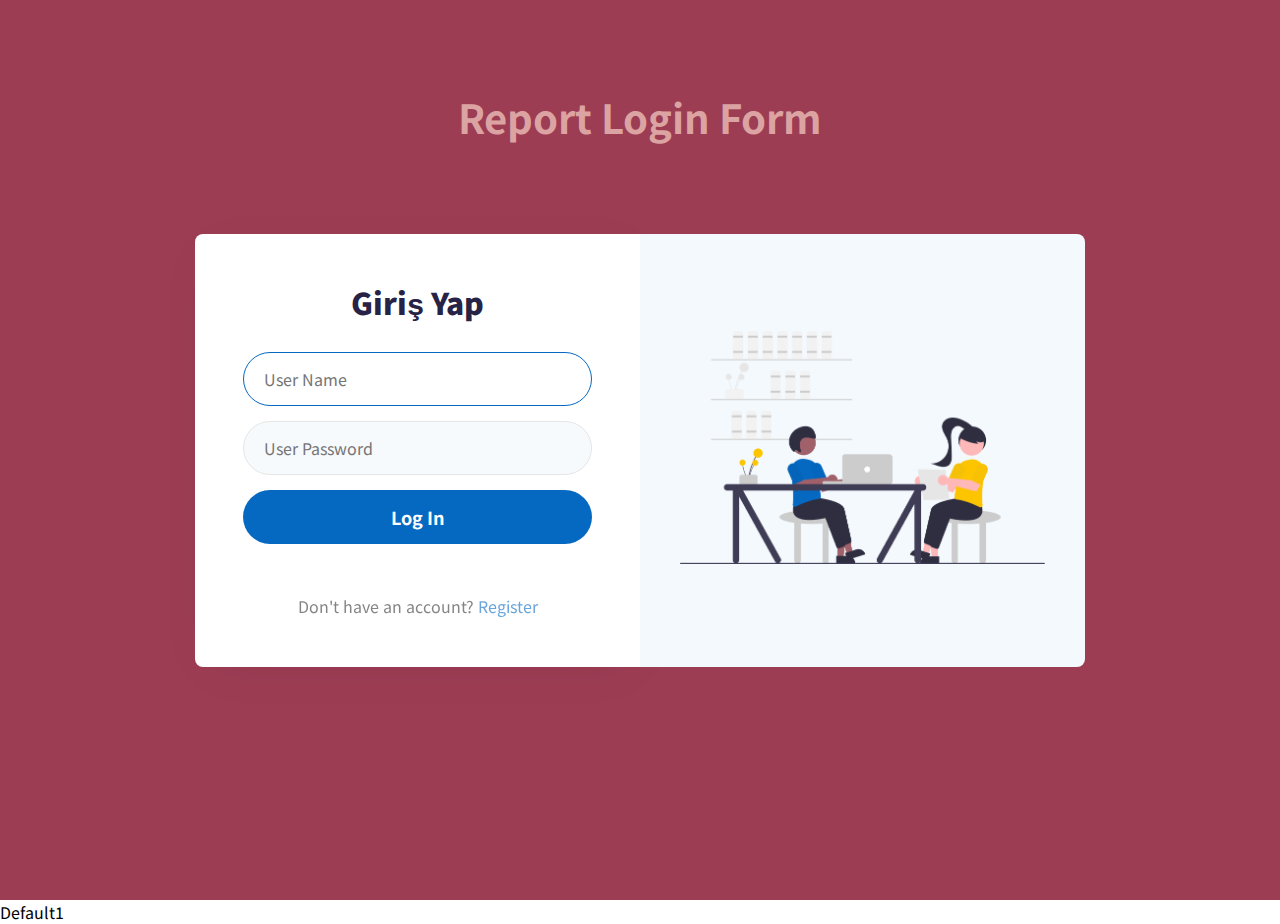
<file: Templates/Report-Login-Free/index.html>
<!--
Author: W3layouts
Author URL: http://w3layouts.com
-->
<!DOCTYPE html>
<html lang="zxx">

<head>
    <title>Report Login Form Responsive Widget Template :: W3layouts</title>
    <!-- Meta tag Keywords -->
    <meta name="viewport" content="width=device-width, initial-scale=1">
    <meta charset="UTF-8" />
    <meta name="keywords"
          content="Report Login Form Responsive web template, Bootstrap Web Templates, Flat Web Templates, Android Compatible web template, Smartphone Compatible web template, free webdesigns for Nokia, Samsung, LG, SonyEricsson, Motorola web design" />
    <!-- //Meta tag Keywords -->
    <link href="//fonts.googleapis.com/css2?family=Noto+Sans+JP:wght@400;500;700;900&display=swap" rel="stylesheet">
    <!--/Style-CSS -->
    <link rel="stylesheet" href="css/style.css" type="text/css" media="all" />
    <!--//Style-CSS -->

    <link rel="stylesheet" href="css/font-awesome.min.css" type="text/css" media="all">

</head>

<body>

    <!-- form section start -->
    <section class="w3l-hotair-form">
        <h1>Report Login Form</h1>
        <div class="container">
            <!-- /form -->
            <div class="workinghny-form-grid">
                <div class="main-hotair">
                    <div class="content-wthree">
                        <h2>Giriş Yap</h2>
                        <form action="#" method="post">
                            <input type="text" class="text" name="text" placeholder="User Name" required="" autofocus>
                            <input type="password" class="password" name="password" placeholder="User Password" required="" autofocus>
                            <button class="btn" type="submit">Log In</button>
                        </form>

                        <p class="account">Don't have an account? <a href="#signup">Register</a></p>
                    </div>
                    <div class="w3l_form align-self">
                        <div class="left_grid_info">
                            <img src="images/1.png" alt="" class="img-fluid">
                        </div>
                    </div>
                </div>
            </div>
            <!-- //form -->
        </div>
        <!-- copyright-->
        <div class="copyright text-center">
         
        </div>
        <!-- //copyright-->
    </section>
    <!-- //form section start -->
</body>

</html>Default1
</file>
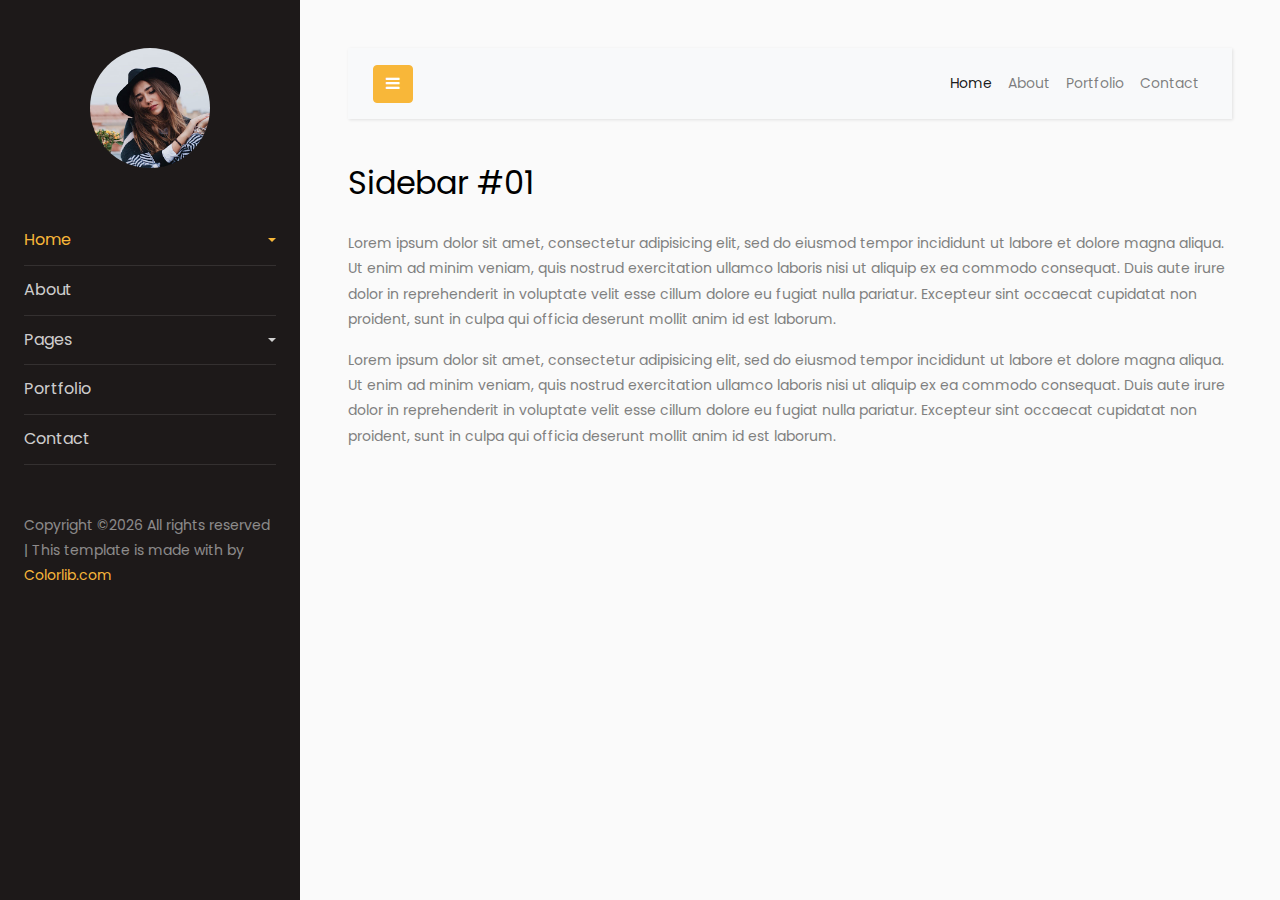
<file: Templates/sidebar-01/index.html>
<!doctype html>
<html lang="en">
  <head>
  	<title>Sidebar 01</title>
    <meta charset="utf-8">
    <meta name="viewport" content="width=device-width, initial-scale=1, shrink-to-fit=no">

    <link href="https://fonts.googleapis.com/css?family=Poppins:300,400,500,600,700,800,900" rel="stylesheet">
		
		<link rel="stylesheet" href="https://stackpath.bootstrapcdn.com/font-awesome/4.7.0/css/font-awesome.min.css">
		<link rel="stylesheet" href="css/style.css">
  </head>
  <body>
		
		<div class="wrapper d-flex align-items-stretch">
			<nav id="sidebar">
				<div class="p-4 pt-5">
		  		<a href="#" class="img logo rounded-circle mb-5" style="background-image: url(images/logo.jpg);"></a>
	        <ul class="list-unstyled components mb-5">
	          <li class="active">
	            <a href="#homeSubmenu" data-toggle="collapse" aria-expanded="false" class="dropdown-toggle">Home</a>
	            <ul class="collapse list-unstyled" id="homeSubmenu">
                <li>
                    <a href="#">Home 1</a>
                </li>
                <li>
                    <a href="#">Home 2</a>
                </li>
                <li>
                    <a href="#">Home 3</a>
                </li>
	            </ul>
	          </li>
	          <li>
	              <a href="#">About</a>
	          </li>
	          <li>
              <a href="#pageSubmenu" data-toggle="collapse" aria-expanded="false" class="dropdown-toggle">Pages</a>
              <ul class="collapse list-unstyled" id="pageSubmenu">
                <li>
                    <a href="#">Page 1</a>
                </li>
                <li>
                    <a href="#">Page 2</a>
                </li>
                <li>
                    <a href="#">Page 3</a>
                </li>
              </ul>
	          </li>
	          <li>
              <a href="#">Portfolio</a>
	          </li>
	          <li>
              <a href="#">Contact</a>
	          </li>
	        </ul>

	        <div class="footer">
	        	<p><!-- Link back to Colorlib can't be removed. Template is licensed under CC BY 3.0. -->
						  Copyright &copy;<script>document.write(new Date().getFullYear());</script> All rights reserved | This template is made with <i class="icon-heart" aria-hidden="true"></i> by <a href="https://colorlib.com" target="_blank">Colorlib.com</a>
						  <!-- Link back to Colorlib can't be removed. Template is licensed under CC BY 3.0. --></p>
	        </div>

	      </div>
    	</nav>

        <!-- Page Content  -->
      <div id="content" class="p-4 p-md-5">

        <nav class="navbar navbar-expand-lg navbar-light bg-light">
          <div class="container-fluid">

            <button type="button" id="sidebarCollapse" class="btn btn-primary">
              <i class="fa fa-bars"></i>
              <span class="sr-only">Toggle Menu</span>
            </button>
            <button class="btn btn-dark d-inline-block d-lg-none ml-auto" type="button" data-toggle="collapse" data-target="#navbarSupportedContent" aria-controls="navbarSupportedContent" aria-expanded="false" aria-label="Toggle navigation">
                <i class="fa fa-bars"></i>
            </button>

            <div class="collapse navbar-collapse" id="navbarSupportedContent">
              <ul class="nav navbar-nav ml-auto">
                <li class="nav-item active">
                    <a class="nav-link" href="#">Home</a>
                </li>
                <li class="nav-item">
                    <a class="nav-link" href="#">About</a>
                </li>
                <li class="nav-item">
                    <a class="nav-link" href="#">Portfolio</a>
                </li>
                <li class="nav-item">
                    <a class="nav-link" href="#">Contact</a>
                </li>
              </ul>
            </div>
          </div>
        </nav>

        <h2 class="mb-4">Sidebar #01</h2>
        <p>Lorem ipsum dolor sit amet, consectetur adipisicing elit, sed do eiusmod tempor incididunt ut labore et dolore magna aliqua. Ut enim ad minim veniam, quis nostrud exercitation ullamco laboris nisi ut aliquip ex ea commodo consequat. Duis aute irure dolor in reprehenderit in voluptate velit esse cillum dolore eu fugiat nulla pariatur. Excepteur sint occaecat cupidatat non proident, sunt in culpa qui officia deserunt mollit anim id est laborum.</p>
        <p>Lorem ipsum dolor sit amet, consectetur adipisicing elit, sed do eiusmod tempor incididunt ut labore et dolore magna aliqua. Ut enim ad minim veniam, quis nostrud exercitation ullamco laboris nisi ut aliquip ex ea commodo consequat. Duis aute irure dolor in reprehenderit in voluptate velit esse cillum dolore eu fugiat nulla pariatur. Excepteur sint occaecat cupidatat non proident, sunt in culpa qui officia deserunt mollit anim id est laborum.</p>
      </div>
		</div>

    <script src="js/jquery.min.js"></script>
    <script src="js/popper.js"></script>
    <script src="js/bootstrap.min.js"></script>
    <script src="js/main.js"></script>
  </body>
</html>
</file>
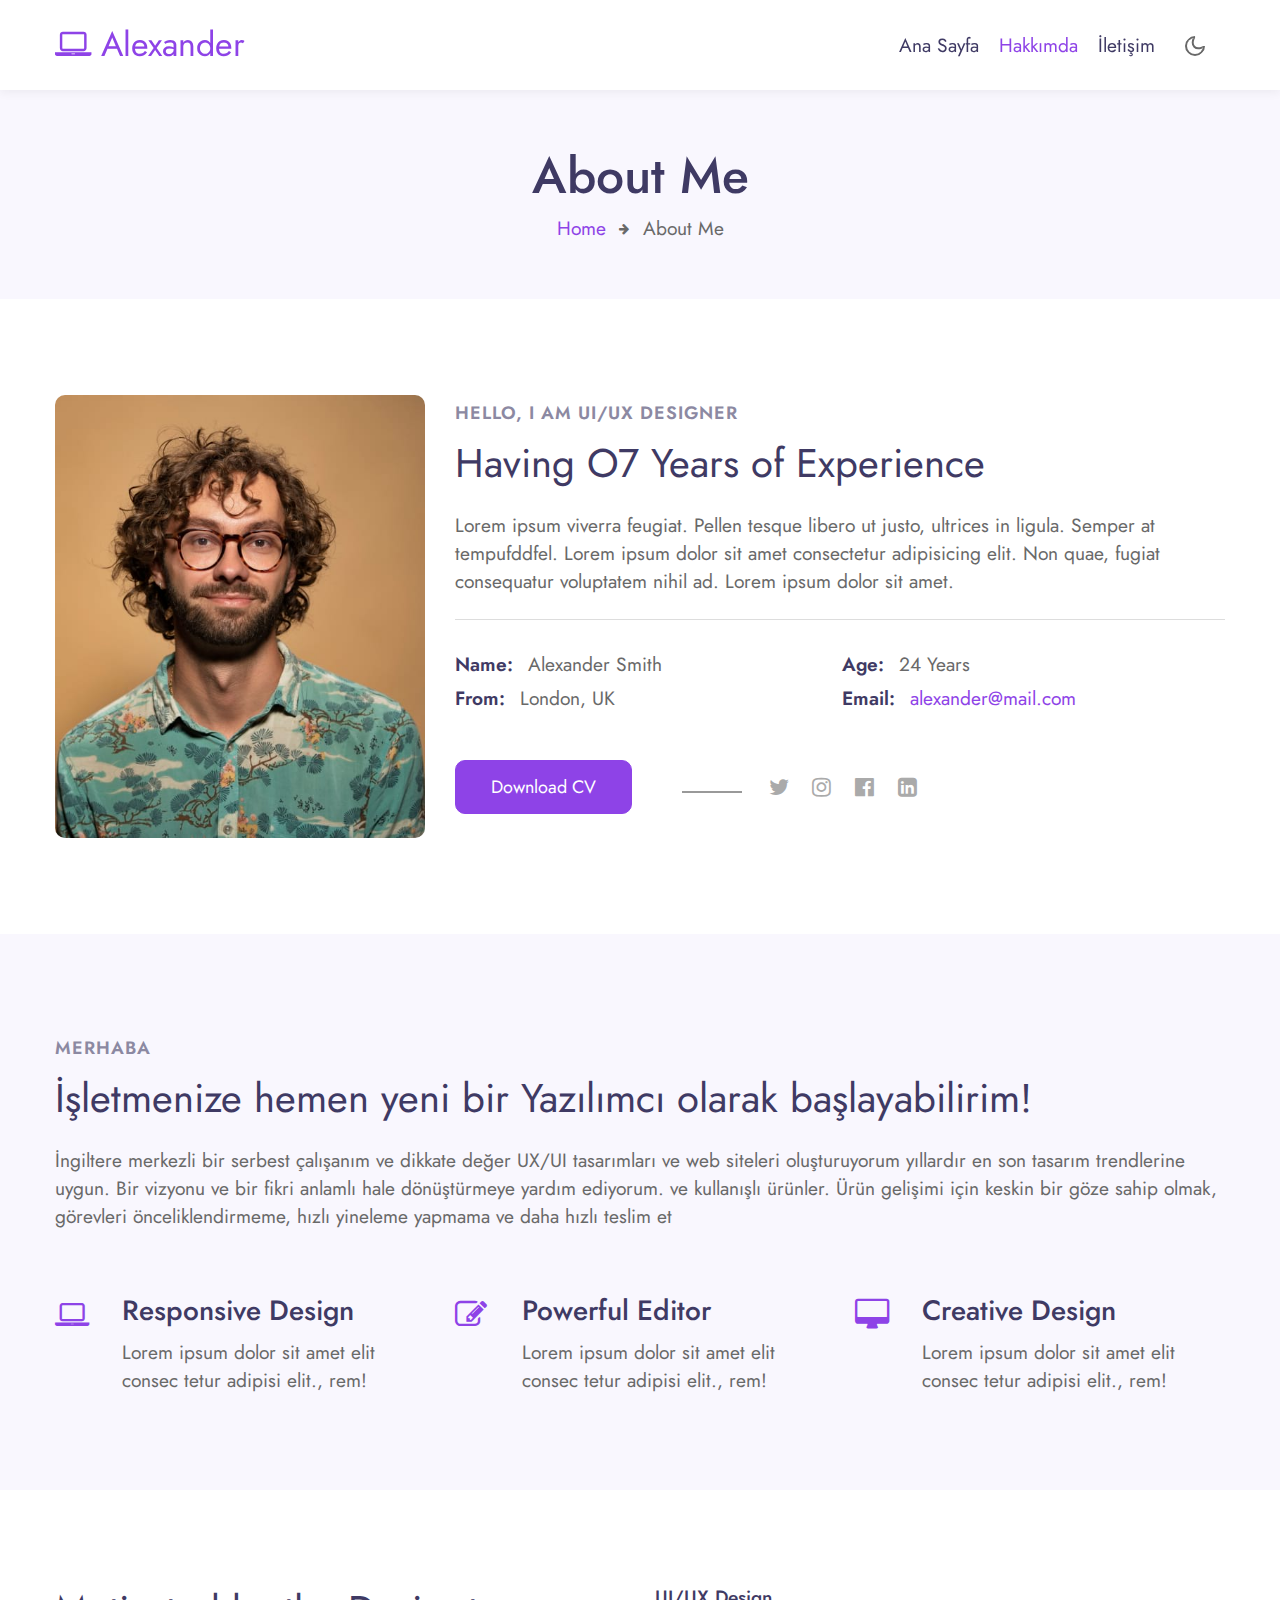
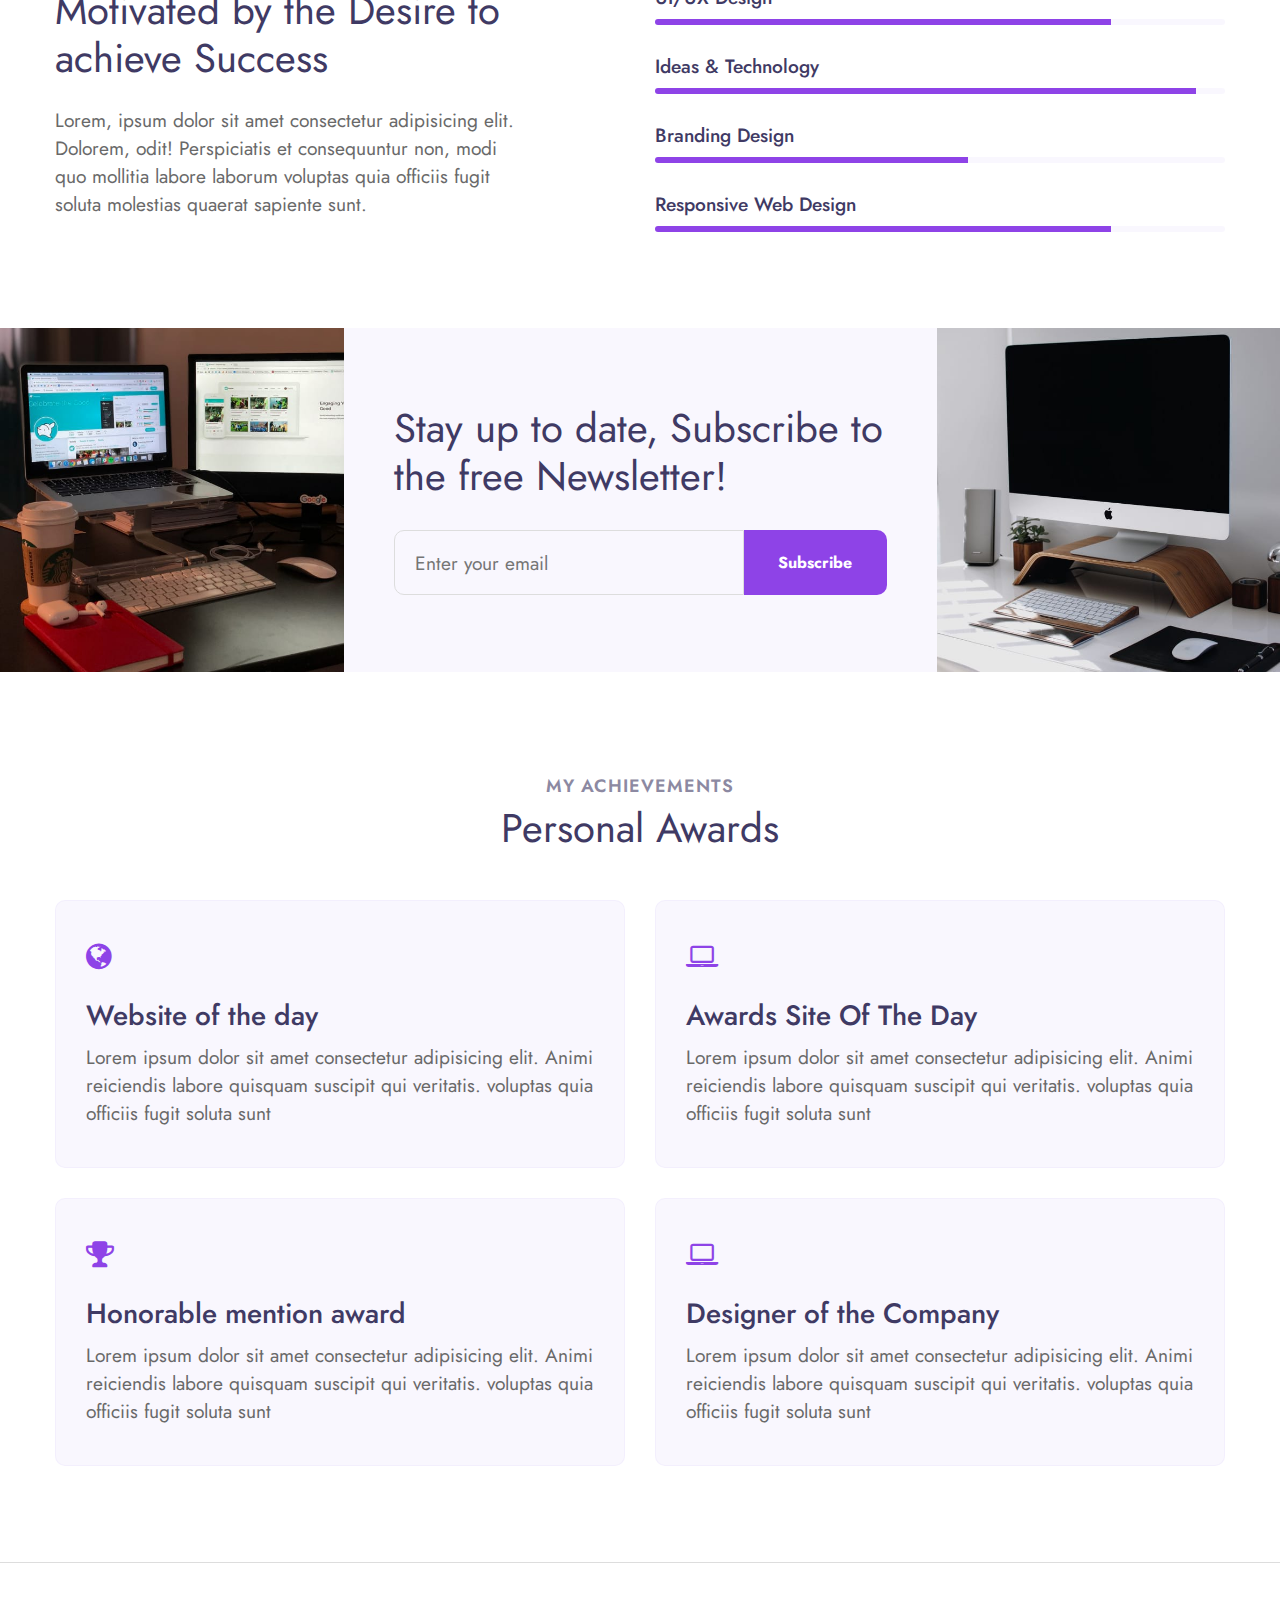
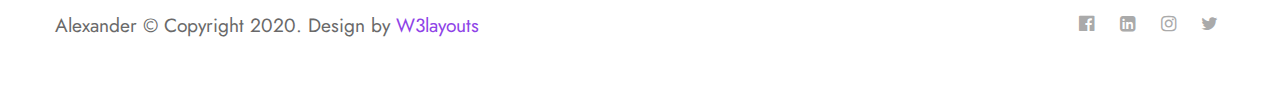
<file: Templates/alexander-starter/about.html>
<!--
Author: W3layouts
Author URL: http://w3layouts.com
-->
<!doctype html>
<html lang="en">

<head>
  <!-- Required meta tags -->
  <meta charset="utf-8">
  <meta name="viewport" content="width=device-width, initial-scale=1, shrink-to-fit=no">

  <title>Alexander Personal Portfolio Category Bootstrap Responsive Website Template | About : W3layouts</title>

  <!-- google fonts -->  
  <link href="//fonts.googleapis.com/css2?family=Jost:wght@300;400;600&display=swap" rel="stylesheet">

  <!-- Template CSS -->
  <link rel="stylesheet" href="assets/css/style-starter.css">
</head>

<body>
<!-- header -->
<header id="site-header" class="fixed-top">
  <div class="container">
      <nav class="navbar navbar-expand-lg stroke">
          <a class="navbar-brand" href="index.html">
              <span class="fa fa-laptop"></span> Alexander
          </a>
          <!-- if logo is image enable this   
      <a class="navbar-brand" href="#index.html">
          <img src="image-path" alt="Your logo" title="Your logo" style="height:35px;" />
      </a> -->
          <button class="navbar-toggler  collapsed bg-gradient" type="button" data-toggle="collapse"
              data-target="#navbarTogglerDemo02" aria-controls="navbarTogglerDemo02" aria-expanded="false"
              aria-label="Toggle navigation">
              <span class="navbar-toggler-icon fa icon-expand fa-bars"></span>
              <span class="navbar-toggler-icon fa icon-close fa-times"></span>
              </span>
          </button>

          <div class="collapse navbar-collapse" id="navbarTogglerDemo02">
              <ul class="navbar-nav ml-auto">
                  <li class="nav-item @@home__active">
                      <a class="nav-link" href="index.html">Ana Sayfa <span class="sr-only">(current)</span></a>
                  </li>
                  <li class="nav-item active">
                      <a class="nav-link" href="about.html">Hakkımda</a>
                  </li>
                  <li class="nav-item @@contact__active">
                      <a class="nav-link" href="contact.html">İletişim</a>
                  </li>
              </ul>
          </div>
          <!-- toggle switch for light and dark theme -->
          <div class="mobile-position">
              <nav class="navigation">
                  <div class="theme-switch-wrapper">
                      <label class="theme-switch" for="checkbox">
                          <input type="checkbox" id="checkbox">
                          <div class="mode-container">
                              <i class="gg-sun"></i>
                              <i class="gg-moon"></i>
                          </div>
                      </label>
                  </div>
              </nav>
          </div>
          <!-- //toggle switch for light and dark theme -->
      </nav>
  </div>
</header>
<!-- //header -->

<!-- about breadcrumb -->
<section class="w3l-about-breadcrumb text-center">
    <div class="breadcrumb-bg breadcrumb-bg-about py-sm-5 py-4">
        <div class="container py-2">
            <h2 class="title">About Me</h2>
            <ul class="breadcrumbs-custom-path mt-2">
                <li><a href="#url">Home</a></li>
                <li class="active"><span class="fa fa-arrow-right mx-2" aria-hidden="true"></span> About Me </li>
            </ul>
        </div>
    </div>
</section>
<!-- //about breadcrumb -->

<!-- about page about section -->
<section class="w3l-aboutblock1" id="about">
    <div class="midd-w3 py-5">
        <div class="container py-lg-5 py-md-3">
            <div class="row">
                <div class="col-lg-4">
                    <div class="position-relative">
                        <img src="assets/images/myphoto1.jpg" alt="" class="radius-image img-fluid">
                    </div>
                </div>
                <div class="col-lg-8 mt-lg-0 mt-5">
                    <h5 class="title-small mb-2">Hello, I am UI/UX Designer</h5>
                    <h3 class="title-big">Having O7 Years of Experience</h3>
                    <p class="mt-4">Lorem ipsum viverra feugiat. Pellen tesque libero ut justo,
                        ultrices in ligula. Semper at tempufddfel. Lorem ipsum dolor sit amet consectetur adipisicing
                        elit. Non quae, fugiat consequatur voluptatem nihil ad. Lorem ipsum dolor sit amet.</p>
                    <div class="my-info mt-4">
                        <div class="single-info"><span>Name:</span>
                            <p>Alexander Smith</p>
                        </div>
                        <div class="single-info"><span>Age:</span>
                            <p>24 Years</p>
                        </div>
                        <div class="single-info"><span>From:</span>
                            <p>London, UK</p>
                        </div>
                        <div class="single-info"><span>Email:</span>
                            <p><a href="mailto:alexander@mail.com">alexander@mail.com</a></p>
                        </div>
                    </div>
                    <div class="my-social mt-lg-5 mt-4">
                        <a href="#download" class="btn btn-style btn-primary">Download CV</a>
                        <ul class="social m-0 p-0">
                            <li><a href="#twitter"><span class="fa fa-twitter"></span></a></li>
                            <li><a href="#instagram"><span class="fa fa-instagram"></span></a></li>
                            <li><a href="#facebook"><span class="fa fa-facebook-official"></span></a></li>
                            <li><a href="#linkedin"><span class="fa fa-linkedin-square"></span></a></li>
                          </ul>
                    </div>
                </div>
            </div>
        </div>
    </div>
</section>
<!-- //about page about section -->

<!-- about page second section -->
<div class="py-5 w3l-resume">
    <div class="container py-lg-5 py-3">
        <h5 class="title-small mb-2"> Merhaba</h5>

        <h3 class="title-big mb-4"> İşletmenize hemen yeni bir Yazılımcı olarak başlayabilirim! </h3>
        <p>
            İngiltere merkezli bir serbest çalışanım ve dikkate değer UX/UI tasarımları ve web siteleri oluşturuyorum
            yıllardır en son tasarım trendlerine uygun. Bir vizyonu ve bir fikri anlamlı hale dönüştürmeye yardım ediyorum.
            ve kullanışlı ürünler. Ürün gelişimi için keskin bir göze sahip olmak, görevleri önceliklendirmeme, hızlı yineleme yapmama ve
            daha hızlı teslim et
        </p>
        <div class="row features-w3pvt-main mt-5 pt-md-3" id="features">
            <div class="col-lg-4 col-md-6 feature-gird">
                <div class="row features-hny-inner-gd">
                    <div class="col-md-2 col-2 featured_grid_left">
                        <div class="icon_left_grid">
                            <span class="fa fa-laptop" aria-hidden="true"></span>
                        </div>
                    </div>
                    <div class="col-md-10 col-10 featured_grid_right_info">
                        <h4><a class="link-hny" href="#url">Responsive Design </a></h4>
                        <p>Lorem ipsum dolor sit amet elit consec tetur adipisi elit., rem!</p>
                    </div>
                </div>
            </div>
            <div class="col-lg-4 col-md-6 feature-gird mt-md-0 mt-4">
                <div class="row features-hny-inner-gd">
                    <div class="col-md-2 col-2 featured_grid_left">
                        <div class="icon_left_grid">
                            <span class="fa fa-pencil-square-o" aria-hidden="true"></span>
                        </div>
                    </div>
                    <div class="col-md-10 col-10 featured_grid_right_info">
                        <h4><a class="link-hny" href="#url">Powerful Editor </a></h4>
                        <p>Lorem ipsum dolor sit amet elit consec tetur adipisi elit., rem!</p>
                    </div>
                </div>
            </div>
            <div class="col-lg-4 col-md-6 feature-gird mt-lg-0 mt-md-5 mt-4">
                <div class="row features-hny-inner-gd">
                    <div class="col-md-2 col-2 featured_grid_left">
                        <div class="icon_left_grid">
                            <span class="fa fa-desktop" aria-hidden="true"></span>
                        </div>
                    </div>
                    <div class="col-md-10 col-10 featured_grid_right_info">
                        <h4><a class="link-hny" href="#url">Creative Design </a></h4>
                        <p>Lorem ipsum dolor sit amet elit consec tetur adipisi elit., rem!</p>
                    </div>
                </div>
            </div>

        </div>
    </div>
</div>
<!-- //about page about section -->

<!-- about page third section -->
<section class="w3l-content-6 py-5">
    <div class="content-6-mian py-lg-5 py-md-4">
        <div class="container">
            <div class="content-info-in row">
                <div class="content-gd col-lg-5">
                    <h3 class="title-big mb-4">Motivated by the Desire to achieve Success</h3>
                    <p>Lorem, ipsum dolor sit amet consectetur adipisicing elit. Dolorem, odit! Perspiciatis et
                        consequuntur non, modi quo mollitia labore laborum voluptas quia officiis fugit soluta molestias
                        quaerat sapiente sunt.
                    </p>
                </div>
                <div class="content-gd col-lg-6 offset-lg-1">
                    <div class="progress-info">
                        <h6 class="progress-tittle">UI/UX Design</h6>
                        <div class="progress">
                            <div class="progress-bar progress-bar-striped" role="progressbar" style="width: 80%"
                                aria-valuenow="80" aria-valuemin="0" aria-valuemax="100">
                            </div>
                        </div>
                    </div>
                    <div class="progress-info">
                        <h6 class="progress-tittle">Ideas & Technology
                        </h6>
                        <div class="progress">
                            <div class="progress-bar progress-bar-striped" role="progressbar" style="width: 95%"
                                aria-valuenow="95" aria-valuemin="0" aria-valuemax="100">
                            </div>
                        </div>
                    </div>
                    <div class="progress-info">
                        <h6 class="progress-tittle">Branding Design</h6>
                        <div class="progress">
                            <div class="progress-bar progress-bar-striped" role="progressbar" style="width: 55%"
                                aria-valuenow="55" aria-valuemin="0" aria-valuemax="100">
                            </div>
                        </div>
                    </div>
                    <div class="progress-info mb-0">
                        <h6 class="progress-tittle">Responsive Web Design</h6>
                        <div class="progress">
                            <div class="progress-bar progress-bar-striped" role="progressbar" style="width: 80%"
                                aria-valuenow="80" aria-valuemin="0" aria-valuemax="100">
                            </div>
                        </div>
                    </div>
                </div>
            </div>
        </div>
    </div>
</section>
<!-- about page third section -->

<!-- subscribe block -->
<div class="abouthy-img-grids">
    <div class="img-one">
        <img src="assets/images/g5.jpg" alt=" " class="img-fluid">
    </div>
    <div class="img-one content-mid">
        <h3 class="title-big"> Stay up to date, Subscribe to the free Newsletter! </h3>
        <form action="#url" method="GET" class="subscribe-form">
            <input type="email" name="email" placeholder="Enter your email" required>
            <button type="submit" class="btn">Subscribe</button>
          </form>

    </div>
    <div class="img-one">
        <img src="assets/images/g3.jpg" alt=" " class="img-fluid">
    </div>
</div>
<!-- //subscribe block -->

<!-- achievements block -->
<section class="w3l-services">
    <div class="w3l-achievements py-5" id="services">
        <div class="container py-lg-5">
            <h5 class="title-small text-center">My achievements</h5>
            <h3 class="title-big text-center mb-sm-5 mb-4">Personal Awards</h3>
            <div class="row">
                <div class="col-lg-6 item">
                    <div class="card">
                        <div class="box-wrap">
                            <div class="icon">
                                <span class="fa fa-globe"></span>
                            </div>
                            <h4><a href="#url">Website of the day</a></h4>
                            <p>Lorem ipsum dolor sit amet consectetur adipisicing elit. Animi reiciendis labore quisquam
                                suscipit qui veritatis. voluptas quia officiis fugit soluta sunt</p>
                        </div>
                    </div>
                </div>

                <div class="col-lg-6 item">
                    <div class="card">
                        <div class="box-wrap">
                            <div class="icon">
                                <span class="fa fa-laptop"></span>
                            </div>
                            <h4><a href="#url"> Awards Site Of The Day</a></h4>
                            <p>Lorem ipsum dolor sit amet consectetur adipisicing elit. Animi reiciendis labore quisquam
                                suscipit qui veritatis. voluptas quia officiis fugit soluta sunt</p>
                        </div>
                    </div>
                </div>

                <div class="col-lg-6 item">
                    <div class="card">
                        <div class="box-wrap mb-lg-0">
                            <div class="icon">
                                <span class="fa fa-trophy"></span>
                            </div>
                            <h4><a href="#url">Honorable mention award</a></h4>
                            <p>Lorem ipsum dolor sit amet consectetur adipisicing elit. Animi reiciendis labore quisquam
                                suscipit qui veritatis. voluptas quia officiis fugit soluta sunt</p>
                        </div>
                    </div>
                </div>

                <div class="col-lg-6 item">
                    <div class="card">
                        <div class="box-wrap mb-0">
                            <div class="icon">
                                <span class="fa fa-laptop"></span>
                            </div>
                            <h4><a href="#url">Designer of the Company</a></h4>
                            <p>Lorem ipsum dolor sit amet consectetur adipisicing elit. Animi reiciendis labore quisquam
                                suscipit qui veritatis. voluptas quia officiis fugit soluta sunt</p>
                        </div>
                    </div>
                </div>

            </div>
        </div>
    </div>
</section>
<!-- //achievements block -->

<!-- Footer -->
<section class="w3l-footer py-sm-5 py-4">
  <div class="container">
    <div class="footer-content">
      <div class="row">
        <div class="col-lg-8 footer-left">
          <p class="m-0">Alexander © Copyright 2020. Design by <a href="https://w3layouts.com">W3layouts</a></p>
        </div>
        <div class="col-lg-4 footer-right text-lg-right text-center mt-lg-0 mt-3">
          <ul class="social m-0 p-0">
            <li><a href="#facebook"><span class="fa fa-facebook-official"></span></a></li>
            <li><a href="#linkedin"><span class="fa fa-linkedin-square"></span></a></li>
            <li><a href="#instagram"><span class="fa fa-instagram"></span></a></li>
            <li><a href="#twitter"><span class="fa fa-twitter"></span></a></li>
          </ul>
        </div>
      </div>
    </div>
  </div>

  <!-- move top -->
  <button onclick="topFunction()" id="movetop" title="Go to top">
    <span class="fa fa-angle-up"></span>
  </button>
  <script>
    // When the user scrolls down 20px from the top of the document, show the button
    window.onscroll = function () {
      scrollFunction()
    };

    function scrollFunction() {
      if (document.body.scrollTop > 20 || document.documentElement.scrollTop > 20) {
        document.getElementById("movetop").style.display = "block";
      } else {
        document.getElementById("movetop").style.display = "none";
      }
    }

    // When the user clicks on the button, scroll to the top of the document
    function topFunction() {
      document.body.scrollTop = 0;
      document.documentElement.scrollTop = 0;
    }
  </script>
  <!-- /move top -->
</section>
<!-- //Footer -->

<!-- all js scripts and files here -->

<script src="assets/js/theme-change.js"></script><!-- theme switch js (light and dark)-->

<script src="assets/js/jquery-3.3.1.min.js"></script><!-- default jQuery -->

<!-- /typig-text-->
<script>
  const typedTextSpan = document.querySelector(".typed-text");
  const cursorSpan = document.querySelector(".cursor");

  const textArray = ["Backend", ".NET", "Industrail Engineer"];
  const typingDelay = 200;
  const erasingDelay = 10;
  const newTextDelay = 100; // Delay between current and next text
  let textArrayIndex = 0;
  let charIndex = 0;

  function type() {
    if (charIndex < textArray[textArrayIndex].length) {
      if (!cursorSpan.classList.contains("typing")) cursorSpan.classList.add("typing");
      typedTextSpan.textContent += textArray[textArrayIndex].charAt(charIndex);
      charIndex++;
      setTimeout(type, typingDelay);
    } else {
      cursorSpan.classList.remove("typing");
      setTimeout(erase, newTextDelay);
    }
  }

  function erase() {
    if (charIndex > 0) {
      // add class 'typing' if there's none
      if (!cursorSpan.classList.contains("typing")) {
        cursorSpan.classList.add("typing");
      }
      typedTextSpan.textContent = textArray[textArrayIndex].substring(0, 0);
      charIndex--;
      setTimeout(erase, erasingDelay);
    } else {
      cursorSpan.classList.remove("typing");
      textArrayIndex++;
      if (textArrayIndex >= textArray.length) textArrayIndex = 0;
      setTimeout(type, typingDelay);
    }
  }

  document.addEventListener("DOMContentLoaded", function () { // On DOM Load initiate the effect
    if (textArray.length) setTimeout(type, newTextDelay + 250);
  });
</script>
<!-- //typig-text-->

<!-- services owlcarousel -->
<script src="assets/js/owl.carousel.js"></script>

<!-- script for services -->
<script>
  $(document).ready(function () {
    $('.owl-two').owlCarousel({
      loop: true,
      margin: 30,
      nav: false,
      responsiveClass: true,
      autoplay: false,
      autoplayTimeout: 5000,
      autoplaySpeed: 1000,
      autoplayHoverPause: false,
      responsive: {
        0: {
          items: 1,
          nav: false
        },
        480: {
          items: 1,
          nav: false
        },
        700: {
          items: 1,
          nav: false
        },
        1090: {
          items: 3,
          nav: false
        }
      }
    })
  })
</script>
<!-- //script for services -->

<!-- script for tesimonials carousel slider -->
<script>
  $(document).ready(function () {
    $("#owl-demo1").owlCarousel({
      loop: true,
      margin: 20,
      nav: false,
      responsiveClass: true,
      responsive: {
        0: {
          items: 1,
          nav: false
        },
        736: {
          items: 1,
          nav: false
        },
        1000: {
          items: 2,
          nav: false,
          loop: false
        }
      }
    })
  })
</script>
<!-- //script for tesimonials carousel slider -->

<!-- video popup -->
<script src="assets/js/jquery.magnific-popup.min.js"></script>
<script>
  $(document).ready(function () {
    $('.popup-with-zoom-anim').magnificPopup({
      type: 'inline',

      fixedContentPos: false,
      fixedBgPos: true,

      overflowY: 'auto',

      closeBtnInside: true,
      preloader: false,

      midClick: true,
      removalDelay: 300,
      mainClass: 'my-mfp-zoom-in'
    });

    $('.popup-with-move-anim').magnificPopup({
      type: 'inline',

      fixedContentPos: false,
      fixedBgPos: true,

      overflowY: 'auto',

      closeBtnInside: true,
      preloader: false,

      midClick: true,
      removalDelay: 300,
      mainClass: 'my-mfp-slide-bottom'
    });
  });
</script>
<!-- //video popup -->

<!-- stats number counter-->
<script src="assets/js/jquery.waypoints.min.js"></script>
<script src="assets/js/jquery.countup.js"></script>
<script>
  $('.counter').countUp();
</script>
<!-- //stats number counter -->

<!-- disable body scroll which navbar is in active -->
<script>
  $(function () {
    $('.navbar-toggler').click(function () {
      $('body').toggleClass('noscroll');
    })
  });
</script>
<!-- disable body scroll which navbar is in active -->

<!--/MENU-JS-->
<script>
  $(window).on("scroll", function () {
    var scroll = $(window).scrollTop();

    if (scroll >= 80) {
      $("#site-header").addClass("nav-fixed");
    } else {
      $("#site-header").removeClass("nav-fixed");
    }
  });

  //Main navigation Active Class Add Remove
  $(".navbar-toggler").on("click", function () {
    $("header").toggleClass("active");
  });
  $(document).on("ready", function () {
    if ($(window).width() > 991) {
      $("header").removeClass("active");
    }
    $(window).on("resize", function () {
      if ($(window).width() > 991) {
        $("header").removeClass("active");
      }
    });
  });
</script>
<!--//MENU-JS-->

<!-- bootstrap js -->
<script src="assets/js/bootstrap.min.js"></script>

</body>

</html>
</file>
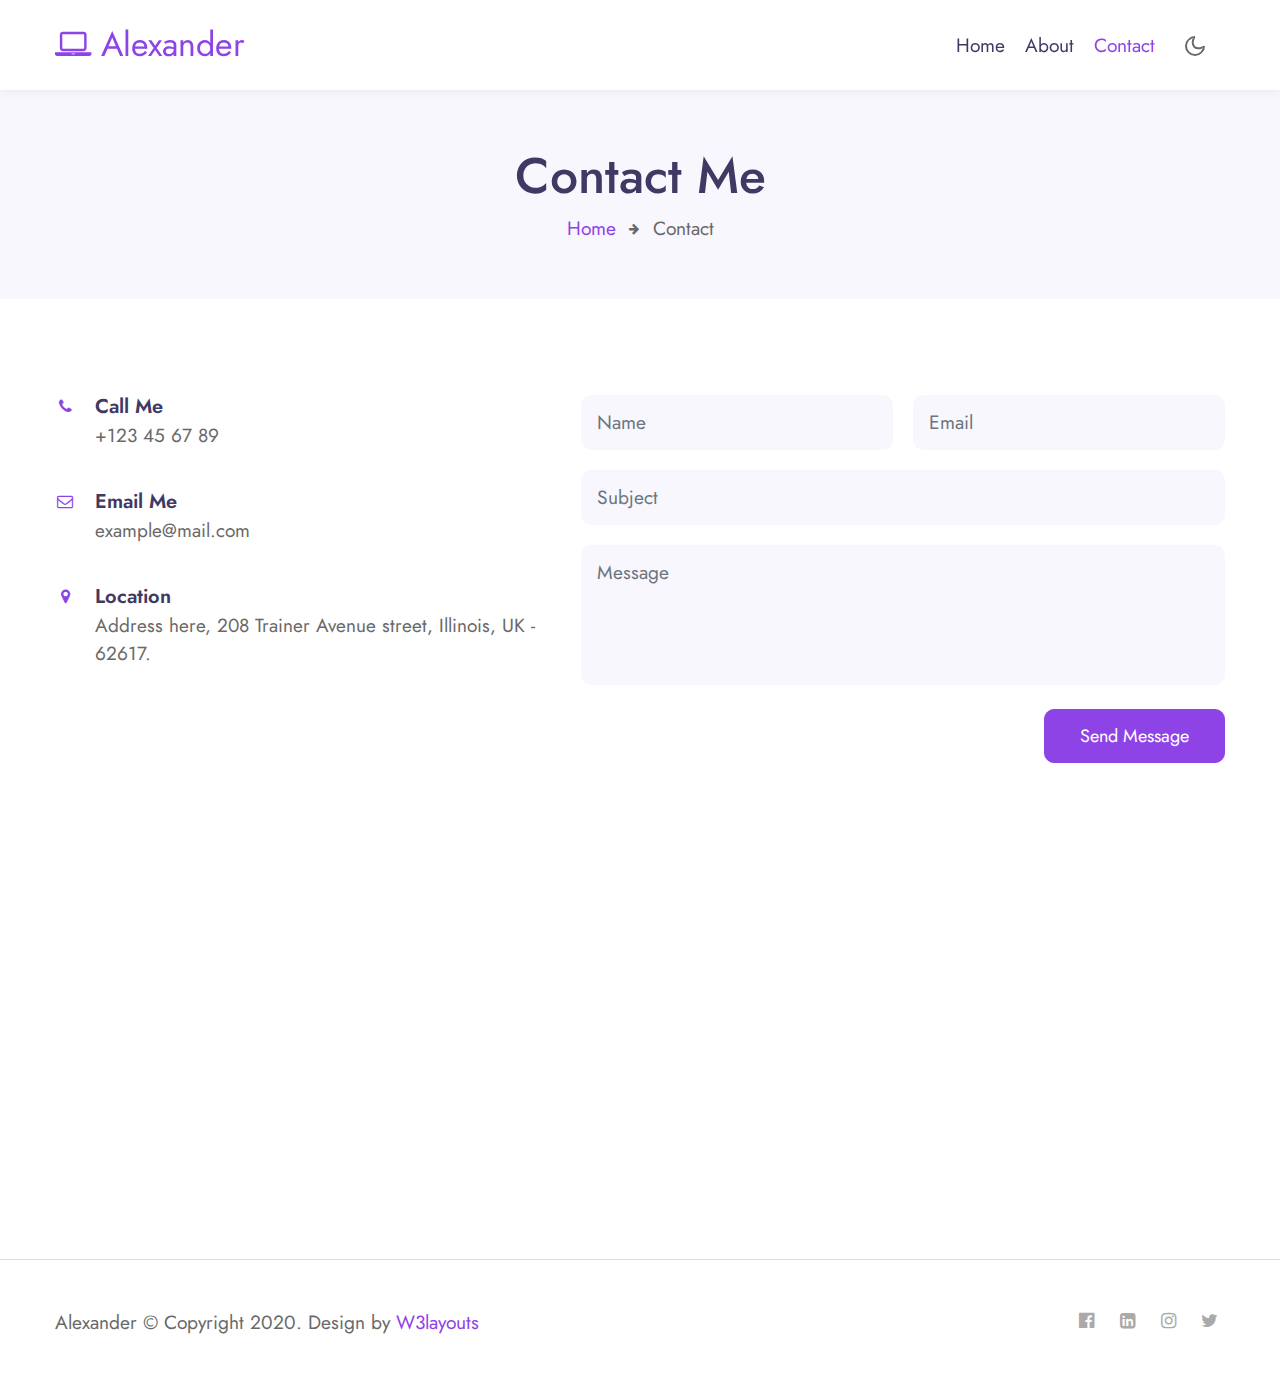
<file: Templates/alexander-starter/contact.html>
<!--
Author: W3layouts
Author URL: http://w3layouts.com
-->
<!doctype html>
<html lang="en">

<head>
  <!-- Required meta tags -->
  <meta charset="utf-8">
  <meta name="viewport" content="width=device-width, initial-scale=1, shrink-to-fit=no">

  <title>Alexander Personal Portfolio Category Bootstrap Responsive Website Template | Contact : W3layouts</title>

  <!-- google fonts -->  
  <link href="//fonts.googleapis.com/css2?family=Jost:wght@300;400;600&display=swap" rel="stylesheet">

  <!-- Template CSS -->
  <link rel="stylesheet" href="assets/css/style-starter.css">
</head>

<body>
<!-- header -->
<header id="site-header" class="fixed-top">
  <div class="container">
      <nav class="navbar navbar-expand-lg stroke">
          <a class="navbar-brand" href="index.html">
              <span class="fa fa-laptop"></span> Alexander
          </a>
          <!-- if logo is image enable this   
      <a class="navbar-brand" href="#index.html">
          <img src="image-path" alt="Your logo" title="Your logo" style="height:35px;" />
      </a> -->
          <button class="navbar-toggler  collapsed bg-gradient" type="button" data-toggle="collapse"
              data-target="#navbarTogglerDemo02" aria-controls="navbarTogglerDemo02" aria-expanded="false"
              aria-label="Toggle navigation">
              <span class="navbar-toggler-icon fa icon-expand fa-bars"></span>
              <span class="navbar-toggler-icon fa icon-close fa-times"></span>
              </span>
          </button>

          <div class="collapse navbar-collapse" id="navbarTogglerDemo02">
              <ul class="navbar-nav ml-auto">
                  <li class="nav-item @@home__active">
                      <a class="nav-link" href="index.html">Home <span class="sr-only">(current)</span></a>
                  </li>
                  <li class="nav-item @@about__active">
                      <a class="nav-link" href="about.html">About</a>
                  </li>
                  <li class="nav-item active">
                      <a class="nav-link" href="contact.html">Contact</a>
                  </li>
              </ul>
          </div>
          <!-- toggle switch for light and dark theme -->
          <div class="mobile-position">
              <nav class="navigation">
                  <div class="theme-switch-wrapper">
                      <label class="theme-switch" for="checkbox">
                          <input type="checkbox" id="checkbox">
                          <div class="mode-container">
                              <i class="gg-sun"></i>
                              <i class="gg-moon"></i>
                          </div>
                      </label>
                  </div>
              </nav>
          </div>
          <!-- //toggle switch for light and dark theme -->
      </nav>
  </div>
</header>
<!-- //header -->

<!-- contact breadcrumb -->
<section class="w3l-about-breadcrumb text-center">
    <div class="breadcrumb-bg breadcrumb-bg-about py-sm-5 py-4">
        <div class="container py-2">
            <h2 class="title">Contact Me</h2>
            <ul class="breadcrumbs-custom-path mt-2">
                <li><a href="#url">Home</a></li>
                <li class="active"><span class="fa fa-arrow-right mx-2" aria-hidden="true"></span> Contact </li>
            </ul>
        </div>
    </div>
</section>
<!-- contact breadcrumb -->

<!-- contact block -->
<!-- contact1 -->
<section class="w3l-contact-1 py-5">
    <div class="contacts-9 py-lg-5 py-md-4">
        <div class="container">
            <div class="d-grid contact-view">
                <div class="cont-details">
                    <div class="cont-top">
                        <div class="cont-left text-center">
                            <span class="fa fa-phone text-primary"></span>
                        </div>
                        <div class="cont-right">
                            <h6>Call Me</h6>
                            <p><a href="tel:+44 99 555 42">+123 45 67 89</a></p>
                        </div>
                    </div>
                    <div class="cont-top margin-up">
                        <div class="cont-left text-center">
                            <span class="fa fa-envelope-o text-primary"></span>
                        </div>
                        <div class="cont-right">
                            <h6>Email Me</h6>
                            <p><a href="mailto:example@mail.com" class="mail">example@mail.com</a></p>
                        </div>
                    </div>
                    <div class="cont-top margin-up">
                        <div class="cont-left text-center">
                            <span class="fa fa-map-marker text-primary"></span>
                        </div>
                        <div class="cont-right">
                            <h6>Location</h6>
                            <p>Address here, 208 Trainer Avenue street, Illinois, UK - 62617.</p>
                        </div>
                    </div>
                </div>
                <div class="map-content-9">
                    <form action="https://sendmail.w3layouts.com/submitForm" method="post">
                        <div class="twice-two">
                            <input type="text" class="form-control" name="w3lName" id="w3lName" placeholder="Name"
                                required="">
                            <input type="email" class="form-control" name="w3lSender" id="w3lSender" placeholder="Email"
                                required="">
                        </div>
                        <div class="twice">
                            <input type="text" class="form-control" name="w3lSubject" id="w3lSubject"
                                placeholder="Subject" required="">
                        </div>
                        <textarea name="w3lMessage" class="form-control" id="w3lMessage" placeholder="Message"
                            required=""></textarea>
                        <div class="text-right">
                            <button type="submit" class="btn btn-primary btn-style mt-4">Send Message</button>
                        </div>
                    </form>
                </div>
            </div>
        </div>
    </div>
</section>
<!-- /contact1 -->
<div class="map-iframe">
    <iframe
        src="https://www.google.com/maps/embed?pb=!1m18!1m12!1m3!1d317718.69319292053!2d-0.3817765050863085!3d51.528307984912544!2m3!1f0!2f0!3f0!3m2!1i1024!2i768!4f13.1!3m3!1m2!1s0x47d8a00baf21de75%3A0x52963a5addd52a99!2sLondon%2C+UK!5e0!3m2!1sen!2spl!4v1562654563739!5m2!1sen!2spl"
        width="100%" height="400" frameborder="0" style="border: 0px;" allowfullscreen=""></iframe>
</div>
<!-- //contact block -->
<!-- Footer -->
<section class="w3l-footer py-sm-5 py-4">
  <div class="container">
    <div class="footer-content">
      <div class="row">
        <div class="col-lg-8 footer-left">
          <p class="m-0">Alexander © Copyright 2020. Design by <a href="https://w3layouts.com">W3layouts</a></p>
        </div>
        <div class="col-lg-4 footer-right text-lg-right text-center mt-lg-0 mt-3">
          <ul class="social m-0 p-0">
            <li><a href="#facebook"><span class="fa fa-facebook-official"></span></a></li>
            <li><a href="#linkedin"><span class="fa fa-linkedin-square"></span></a></li>
            <li><a href="#instagram"><span class="fa fa-instagram"></span></a></li>
            <li><a href="#twitter"><span class="fa fa-twitter"></span></a></li>
          </ul>
        </div>
      </div>
    </div>
  </div>

  <!-- move top -->
  <button onclick="topFunction()" id="movetop" title="Go to top">
    <span class="fa fa-angle-up"></span>
  </button>
  <script>
    // When the user scrolls down 20px from the top of the document, show the button
    window.onscroll = function () {
      scrollFunction()
    };

    function scrollFunction() {
      if (document.body.scrollTop > 20 || document.documentElement.scrollTop > 20) {
        document.getElementById("movetop").style.display = "block";
      } else {
        document.getElementById("movetop").style.display = "none";
      }
    }

    // When the user clicks on the button, scroll to the top of the document
    function topFunction() {
      document.body.scrollTop = 0;
      document.documentElement.scrollTop = 0;
    }
  </script>
  <!-- /move top -->
</section>
<!-- //Footer -->

<!-- all js scripts and files here -->

<script src="assets/js/theme-change.js"></script><!-- theme switch js (light and dark)-->

<script src="assets/js/jquery-3.3.1.min.js"></script><!-- default jQuery -->

<!-- /typig-text-->
<script>
  const typedTextSpan = document.querySelector(".typed-text");
  const cursorSpan = document.querySelector(".cursor");

    const textArray = ["UI/UX Designer", "Freelancer", "Web developer"];
  const typingDelay = 200;
  const erasingDelay = 10;
  const newTextDelay = 100; // Delay between current and next text
  let textArrayIndex = 0;
  let charIndex = 0;

  function type() {
    if (charIndex < textArray[textArrayIndex].length) {
      if (!cursorSpan.classList.contains("typing")) cursorSpan.classList.add("typing");
      typedTextSpan.textContent += textArray[textArrayIndex].charAt(charIndex);
      charIndex++;
      setTimeout(type, typingDelay);
    } else {
      cursorSpan.classList.remove("typing");
      setTimeout(erase, newTextDelay);
    }
  }

  function erase() {
    if (charIndex > 0) {
      // add class 'typing' if there's none
      if (!cursorSpan.classList.contains("typing")) {
        cursorSpan.classList.add("typing");
      }
      typedTextSpan.textContent = textArray[textArrayIndex].substring(0, 0);
      charIndex--;
      setTimeout(erase, erasingDelay);
    } else {
      cursorSpan.classList.remove("typing");
      textArrayIndex++;
      if (textArrayIndex >= textArray.length) textArrayIndex = 0;
      setTimeout(type, typingDelay);
    }
  }

  document.addEventListener("DOMContentLoaded", function () { // On DOM Load initiate the effect
    if (textArray.length) setTimeout(type, newTextDelay + 250);
  });
</script>
<!-- //typig-text-->

<!-- services owlcarousel -->
<script src="assets/js/owl.carousel.js"></script>

<!-- script for services -->
<script>
  $(document).ready(function () {
    $('.owl-two').owlCarousel({
      loop: true,
      margin: 30,
      nav: false,
      responsiveClass: true,
      autoplay: false,
      autoplayTimeout: 5000,
      autoplaySpeed: 1000,
      autoplayHoverPause: false,
      responsive: {
        0: {
          items: 1,
          nav: false
        },
        480: {
          items: 1,
          nav: false
        },
        700: {
          items: 1,
          nav: false
        },
        1090: {
          items: 3,
          nav: false
        }
      }
    })
  })
</script>
<!-- //script for services -->

<!-- script for tesimonials carousel slider -->
<script>
  $(document).ready(function () {
    $("#owl-demo1").owlCarousel({
      loop: true,
      margin: 20,
      nav: false,
      responsiveClass: true,
      responsive: {
        0: {
          items: 1,
          nav: false
        },
        736: {
          items: 1,
          nav: false
        },
        1000: {
          items: 2,
          nav: false,
          loop: false
        }
      }
    })
  })
</script>
<!-- //script for tesimonials carousel slider -->

<!-- video popup -->
<script src="assets/js/jquery.magnific-popup.min.js"></script>
<script>
  $(document).ready(function () {
    $('.popup-with-zoom-anim').magnificPopup({
      type: 'inline',

      fixedContentPos: false,
      fixedBgPos: true,

      overflowY: 'auto',

      closeBtnInside: true,
      preloader: false,

      midClick: true,
      removalDelay: 300,
      mainClass: 'my-mfp-zoom-in'
    });

    $('.popup-with-move-anim').magnificPopup({
      type: 'inline',

      fixedContentPos: false,
      fixedBgPos: true,

      overflowY: 'auto',

      closeBtnInside: true,
      preloader: false,

      midClick: true,
      removalDelay: 300,
      mainClass: 'my-mfp-slide-bottom'
    });
  });
</script>
<!-- //video popup -->

<!-- stats number counter-->
<script src="assets/js/jquery.waypoints.min.js"></script>
<script src="assets/js/jquery.countup.js"></script>
<script>
  $('.counter').countUp();
</script>
<!-- //stats number counter -->

<!-- disable body scroll which navbar is in active -->
<script>
  $(function () {
    $('.navbar-toggler').click(function () {
      $('body').toggleClass('noscroll');
    })
  });
</script>
<!-- disable body scroll which navbar is in active -->

<!--/MENU-JS-->
<script>
  $(window).on("scroll", function () {
    var scroll = $(window).scrollTop();

    if (scroll >= 80) {
      $("#site-header").addClass("nav-fixed");
    } else {
      $("#site-header").removeClass("nav-fixed");
    }
  });

  //Main navigation Active Class Add Remove
  $(".navbar-toggler").on("click", function () {
    $("header").toggleClass("active");
  });
  $(document).on("ready", function () {
    if ($(window).width() > 991) {
      $("header").removeClass("active");
    }
    $(window).on("resize", function () {
      if ($(window).width() > 991) {
        $("header").removeClass("active");
      }
    });
  });
</script>
<!--//MENU-JS-->

<!-- bootstrap js -->
<script src="assets/js/bootstrap.min.js"></script>

</body>

</html>
</file>
<file: css/main.css>
html, body {
  overflow-x: hidden;
  background-color: #eeeeec; /* Kırmızı rengi (#ff0000) kullanabilirsiniz, istediğiniz rengi seçin */
}

/**
 * Enable smooth scrolling on the whole document
 */
html {
  scroll-behavior: smooth;
}

/**
 * Disable smooth scrolling when users have prefers-reduced-motion enabled
 */
@media screen and (prefers-reduced-motion: reduce) {
  html {
    scroll-behavior: auto;
  }
}

/**
 * Add .section to every anchored element for scroll margin
 */
.section {
  scroll-margin-top: 2rem;
}

/* Header */
.site-title {
  font-size: 1.5rem;
  font-weight: 700;
  line-height: 3rem;
  text-decoration: none;
}

@media (min-width: 48em) {
  .site-title {
    float: left;
  }
}

.nav-link {
  font-weight: 700;
  color: rgba(0, 0, 0, 0.8) !important;
}

.social-nav .nav-link {
  padding: 0 0.5rem;
  font-size: 1.1rem;
  line-height: 2.5rem;
}

.nav-link:hover,
.nav-link:focus,
.active .nav-link {
  color: rgba(0, 0, 0, 0.6) !important;
}

/* Hero (intro) section */
.intro-title {
  font-weight: 800;
}

@-webkit-keyframes animateWave {
  0% {
    transform: scale(1, 0);
  }
  100% {
    transform: scale(1, 1);
  }
}

@keyframes animateWave {
  0% {
    transform: scale(1, 0);
  }
  100% {
    transform: scale(1, 1);
  }
}

.wave-bg {
  display: block;
  height: 220px;
  width: 100%;
  min-width: 600px;
  transform-origin: top;
  -webkit-animation: animateWave 2000ms cubic-bezier(0.23, 1, 0.32, 1) forwards;
          animation: animateWave 2000ms cubic-bezier(0.23, 1, 0.32, 1) forwards;
  background-image: url("../images/wave-bg.svg");
  background-position: center;
  background-repeat: no-repeat;
}

img.avatar {
  border-radius: 30px;
}

/* Masonary grid for portfolio */
.grid:after {
  content: '';
  display: block;
  clear: both;
}

/* Grid Item */
.grid-sizer,
.grid-item {
  width: 100%;
}

.grid-item {
  padding-bottom: 12px;
}

@media (min-width: 48em) {
  .grid-sizer,
  .grid-item {
    width: 25%;
  }
  .grid-item {
    float: left;
    padding: 6px;
  }
}

.grid-item img {
  display: block;
  width: 100%;
  max-width: 100%;
}

/* Portfolio */
.portolio-section .container {
  padding: 0;
}

.portfolio-item {
  position: relative;
  overflow: hidden;
  text-align: center;
  margin: 0;
}

.portfolio-item figcaption {
  position: absolute;
  top: auto;
  bottom: 0;
  left: 0;
  width: 100%;
  padding: 12px;
  background: rgba(255, 255, 255, 0.75);
  transition: transform 0.35s;
  transform: translate3d(0, 100%, 0);
}

.portfolio-item figcaption h4 {
  color: #222;
  font-size: 16px;
  text-transform: uppercase;
  font-weight: 700;
  margin-bottom: 3px;
}

.portfolio-item figcaption p {
  color: #444;
  font-size: 14px;
  font-weight: 600;
  margin-bottom: 0;
}

.portfolio-item:hover figcaption {
  transform: translate3d(0, 0, 0);
}

/* Portolio Caption */
#bp_container .bp-xc {
  background: #F6E05E !important;
}

#bp_caption a {
  text-decoration: none;
}

/* Footer section */
footer a:not(.nav-link) {
  color: inherit;
  font-weight: 600;
  text-decoration: none;
  cursor: pointer;
}

/* Scroll Top */
#scrolltop {
  display: block;
  visibility: hidden;
  opacity: 0;
  transition: visibility 0s, opacity 0.5s ease-in;
  position: fixed;
  bottom: 20px;
  right: 20px;
}

#scrolltop .btn {
  padding: 3px 11px;
  border-radius: 50%;
}

/* Additional utility styles */
.container-narrow {
  max-width: 1024px;
  margin: 0 auto;
}

.text-small {
  font-size: 0.875rem;
}

.text-uppercase {
  letter-spacing: 0.05em;
}

.hover-effect {
  transition: transform .18s ease-in-out;
}

.hover-effect:hover {
  transform: translateY(-2px);
}

.marker {
  position: relative;
  display: inline;
  width: auto;
}

.marker-center {
  padding-right: 0;
}

.marker:after {
  content: "";
  width: 125px;
  height: 30px;
  position: absolute;
  bottom: -25px;
  right: -30px;
  background-image: url("../images/marker.svg");
  background-repeat: no-repeat;
}

.marker-center:after {
  bottom: -30px;
  left: 50%;
  margin-left: -60px;
}

@media (max-width: 575.98px) {
  .marker {
    padding-right: 0;
  }
  .marker:after {
    bottom: -30px;
    left: 50%;
    margin-left: -60px;
  }
}

.entry-title a {
  text-decoration: none;
}
.intro-title.marker {
  
  color: #0b0e07; /* Beyaz metin rengi */
  padding: 10px; /* İstenilen iç içe boşluk miktarını belirleyin */
  font-size: 28px; /* İstenilen metin boyutunu belirleyin */
  font-weight: bold; /* İstenilen metin kalınlığını belirleyin */
}

.center-container {
  display: flex;
  justify-content: center;
  align-items: center;
  height: 100vh; /* Sayfanın yüksekliğine göre değiştirilebilir */
}

.navbar-brand {
  font-size: 24px; /* İstediğiniz boyutu buradan ayarlayabilirsiniz */
  color: purple; /* Mor rengi buradan ayarlayabilirsiniz */
}

.navbar-brand .fa {
  margin-right: 8px; /* İkon ile metin arasındaki boşluğu buradan ayarlayabilirsiniz */
}

/* Yana açılan animasyonu tanımlama */
.slide-in {
  animation: slideInAnimation 0.5s ease-in-out forwards;
}

@keyframes slideInAnimation {
  from {
    transform: translateX(-100%);
  }
  to {
    transform: translateX(0);
  }
}
.nav-link {
  transform: translateX(-100%);
  opacity: 0;
  transition: transform 0.3s ease, opacity 0.3s ease;
}
</file>
<file: Templates/Report-Login-Free/css/style.css>
/*
Author: W3layouts
Author URL: http://w3layouts.com
 */
 html {
    scroll-behavior: smooth;
}

body,
html {
    margin: 0;
    padding: 0;
    font-family: 'Noto Sans JP', sans-serif;
}

* {
    box-sizing: border-box;
}

.d-grid {
    display: grid;
}

.d-flex {
    display: flex;
    display: -webkit-flex;
}

.text-center {
    text-align: center;
}

.text-left {
    text-align: left;
}

.text-right {
    text-align: right;
}

button,
input,
select {
    -webkit-appearance: none;
    outline: none;
    font-family: 'Noto Sans JP', sans-serif;
}

button,
.btn,
select {
    cursor: pointer;
}

a {
    text-decoration: none;
}

img {
    max-width: 100%;
}

ul {
    margin: 0;
    padding: 0
}

h1,
h2,
h3,
h4,
h5,
h6,
p {
    margin: 0;
    padding: 0
}

p {
    color: #666;
    font-size: 16px;
    line-height: 25px;
    opacity: .6;
    text-align: center;
}

.p-relative {
    position: relative;
}

.p-absolute {
    position: absolute;
}

.p-fixed {
    position: fixed;
}

.p-sticky {
    position: sticky;
}

.btn,
button,
.actionbg,
input {
    border-radius: 36px;
    -webkit-border-radius: 36px;
    -moz-border-radius: 36px;
    -o-border-radius: 36px;
    -ms-border-radius: 36px;
}

.btn:hover,
button:hover {
    transition: 0.5s ease;
    -webkit-transition: 0.5s ease;
    -o-transition: 0.5s ease;
    -ms-transition: 0.5s ease;
    -moz-transition: 0.5s ease;
}

/*-- wrapper start --*/
.wrapper {
    width: 100%;
    padding-right: 15px;
    padding-left: 15px;
    margin-right: auto;
    margin-left: auto;
}

@media (min-width: 576px) {
    .wrapper {
        max-width: 540px;
    }
}

@media (min-width: 768px) {
    .wrapper {
        max-width: 720px;
    }
}

@media (min-width: 992px) {
    .wrapper {
        max-width: 960px;
    }
}

@media (min-width: 1200px) {
    .wrapper {
        max-width: 1140px;
    }
}

.wrapper-full {
    width: 100%;
    padding-right: 15px;
    padding-left: 15px;
    margin-right: auto;
    margin-left: auto;
}

/*-- //wrapper start --*/

/*-- form styling --*/
.w3l-hotair-form {
    position: relative;
    min-height: 100vh;
    z-index: 0;
    background: #9d3d54;
    padding: 40px 40px;
    justify-content: center;
    display: grid;
    grid-template-rows: 1fr auto 1fr;
    align-items: center;
}
.container {
    max-width: 890px;
    margin: 0 auto;
}

.w3l_form {
    flex-basis: 50%;
    -webkit-flex-basis: 50%;
    background: #f4f9fd;
    background-size: cover;
    -webkit-background-size: cover;
    -moz-background-size: cover;
    -o-background-size: cover;
    -ms-background-size: cover;
    padding: 40px;
    border-top-right-radius: 8px;
    border-bottom-right-radius: 8px;
    align-items: center;
    display: grid;
}

.content-wthree {
    flex-basis:50%;
    -webkit-flex-basis:50%;
    box-sizing: border-box;
    padding: 3em 3em;
    background: #fff;
    box-shadow: 2px 9px 49px -17px rgba(0, 0, 0, 0.1);
    border-top-left-radius: 8px;
    border-bottom-left-radius: 8px;
}

.w3l-workinghny-form .logo {
    text-align: center;
}

.w3l-hotair-form .main-hotair {
    position: relative;
    display: -webkit-box;
    display: -moz-box;
    display: -ms-flexbox;
    display: -webkit-flex;
    display: flex;
    margin: 40px 0;
}

.w3l-hotair-form form {
    margin-top: 30px;
    margin-bottom: 30px;
}

.social-icons {
    text-align: center;
    margin-top: 16px;
}
p.account, p.account a {
    text-align: center;
    padding-top: 20px;
    padding-bottom: 0px;
    font-size: 16px;
    color: #333;
}

p.account a{
    color:#0568C1;
}
p.account a:hover {
    text-decoration: underline;
}
.w3l-hotair-form h1 {
    text-align: center;
    font-size: 40px;
    font-weight: 700;
    color: #dca3a3;
}

.w3l-hotair-form h2 {
    font-size: 30px;
    line-height: 40px;
    margin-bottom: 5px;
    font-weight: 900;
    color: #272346;
    text-align: center;
}

.w3l-hotair-form input{
    outline: none;
    margin-bottom: 15px;
    font-size: 16px;
    color: #999;
    text-align: left;
    padding: 14px 20px;
    width: 100%;
    display: inline-block;
    box-sizing: border-box;
    border: none;
    outline: none;
    background: #f7fafc;
    border: 1px solid #e5e5e5;
    transition: .3s ease;
    -webkit-transition: .3s ease;
    -moz-transition: .3s ease;
    -ms-transition: .3s ease;
    -o-transition: .3s ease;
}
.w3l-hotair-form input:focus {
    background:transparent;
    border: 1px solid #0568C1;
}
.w3l-hotair-form button {
    font-size: 18px;
    color: #fff;
    width: 100%;
    background: #0568C1;
    border: none;
    padding: 14px 15px;
    font-weight: 700;
    transition: .3s ease;
    -webkit-transition: .3s ease;
    -moz-transition: .3s ease;
    -ms-transition: .3s ease;
    -o-transition: .3s ease;
}

.w3l-hotair-form button:hover {
    background: #fdc500;
}

.w3l-hotair-form .social-icons ul li {
    list-style: none;
    display: inline-block;
}

.w3l-hotair-form .social-icons ul li a {
    padding: 8px;
}

.w3l-hotair-form .social-icons ul li a:hover {
    opacity: 0.8;
    transition: 0.5s ease;
    -webkit-transition: 0.5s ease;
    -o-transition: 0.5s ease;
    -ms-transition: 0.5s ease;
    -moz-transition: 0.5s ease;
}

.w3l-hotair-form .social-icons ul span.fa {
    color: #696687;
    font-size: 18px;
    opacity: .8;
}

.w3l-hotair-form .social-icons ul li a.facebook span {
    font-size: 18px;
    width: 36px;
    height: 36px;
    border-radius: 50%;
    margin-right: 6px;
    border: 2px solid #696687;line-height:32px;
}

.w3l-hotair-form .social-icons ul li a.twitter span {
    color: #1da1f2;
    font-size: 18px;
    width: 36px;
    height: 36px;
    border-radius: 50%;
    margin-right: 6px;
    border: 2px solid #1da1f2;
    line-height:32px;
}

.w3l-hotair-form .social-icons ul li a.pinterest span {
    color:#e60023;
    font-size: 18px;
    width: 36px;
    height: 36px;
    border-radius: 50%;
    margin-right: 6px;
    border: 2px solid #e60023;
    line-height:32px;
}


.copyright p {
    text-align: center;
    font-size: 17px;
    line-height: 26px;
    color: #fff;
    opacity: 1;
}

p.copy-footer-29 a {
    color: #fff;
}

p.copy-footer-29 a:hover {
    color:#fdc500;
    transition: 0.5s ease;
    -webkit-transition: 0.5s ease;
    -o-transition: 0.5s ease;
    -ms-transition: 0.5s ease;
    -moz-transition: 0.5s ease;
}


/* -- placeholder --*/


/*-- responsive design --*/

@media (max-width:736px) {
    .w3l-hotair-form .main-hotair {
        flex-direction: column;
    }
    .w3l-hotair-form form {
        margin-top: 30px;
        margin-bottom: 10px;
    }
    .w3l_form {
        order: 2;
        border-radius: 0;
        border-bottom-left-radius: 8px;
        border-bottom-right-radius: 8px;
        border-top-right-radius: 0;
    }
    .content-wthree {
        order: 1;
        border-radius: 0;
        border-top-left-radius: 8px;
        border-top-right-radius: 8px;
    }
}

@media (max-width:568px) {
    .w3l-hotair-form h1 {
        font-size: 36px;
    }

    .w3l-hotair-form .main-hotair {
        margin: 30px 0;
    }

    .content-wthree {
        padding: 2.5em;
    }
}

@media (max-width:480px) {
    .w3l-hotair-form {
        padding: 40px 30px;
    }
    .w3l-hotair-form h1 {
        font-size: 26px;
    }
}

@media (max-width:384px) {
    .w3l-hotair-form {
        padding: 30px 15px;
    }

    .content-wthree {
        padding: 2em;
    }
    .w3l-hotair-form h2 {
        font-size: 22px;
        line-height: 32px;
    }

    .copyright p {
        font-size: 16px;
    }

}

/*-- //responsive design --*/
/*-- //form styling --*/
</file>
<file: Templates/alexander-starter/assets/css/style-starter.css>
@charset "UTF-8";
/*--
Author: W3layouts
Author URL: http://w3layouts.com
--*/
/*!
 * Bootstrap v4.4.1 (https://getbootstrap.com/)
 * Copyright 2011-2019 The Bootstrap Authors
 * Copyright 2011-2019 Twitter, Inc.
 * Licensed under MIT (https://github.com/twbs/bootstrap/blob/master/LICENSE)
 */
:root {
  --blue: #007bff;
  --indigo: #6610f2;
  --purple: #6f42c1;
  --pink: #e83e8c;
  --red: #dc3545;
  --orange: #fd7e14;
  --yellow: #ffc107;
  --green: #28a745;
  --teal: #20c997;
  --cyan: #17a2b8;
  --white: #fff;
  --gray: #6c757d;
  --gray-dark: #343a40;
  --primary: #8e43e7;
  --secondary: #273c66;
  --success: #28a745;
  --info: #17a2b8;
  --warning: #ffc107;
  --danger: #dc3545;
  --light: #f8f9fa;
  --dark: #343a40;
  --breakpoint-xs: 0;
  --breakpoint-sm: 576px;
  --breakpoint-md: 768px;
  --breakpoint-lg: 992px;
  --breakpoint-xl: 1200px;
  --font-family-sans-serif: -apple-system, BlinkMacSystemFont, "Segoe UI", Roboto, "Helvetica Neue", Arial, "Noto Sans", sans-serif, "Apple Color Emoji", "Segoe UI Emoji", "Segoe UI Symbol", "Noto Color Emoji";
  --font-family-monospace: SFMono-Regular, Menlo, Monaco, Consolas, "Liberation Mono", "Courier New", monospace; }

*,
*::before,
*::after {
  box-sizing: border-box; }

html {
  font-family: sans-serif;
  line-height: 1.15;
  -webkit-text-size-adjust: 100%;
  -webkit-tap-highlight-color: rgba(0, 0, 0, 0); }

article, aside, figcaption, figure, footer, header, hgroup, main, nav, section {
  display: block; }

body {
  margin: 0;
  font-family: -apple-system, BlinkMacSystemFont, "Segoe UI", Roboto, "Helvetica Neue", Arial, "Noto Sans", sans-serif, "Apple Color Emoji", "Segoe UI Emoji", "Segoe UI Symbol", "Noto Color Emoji";
  font-size: 1rem;
  font-weight: 400;
  line-height: 1.5;
  color: #212529;
  text-align: left;
  background-color: #fff; }

[tabindex="-1"]:focus:not(:focus-visible) {
  outline: 0 !important; }

hr {
  box-sizing: content-box;
  height: 0;
  overflow: visible; }

h1, h2, h3, h4, h5, h6 {
  margin-top: 0;
  margin-bottom: 0.5rem; }

p {
  margin-top: 0;
  margin-bottom: 1rem; }

abbr[title],
abbr[data-original-title] {
  text-decoration: underline;
  -webkit-text-decoration: underline dotted;
          text-decoration: underline dotted;
  cursor: help;
  border-bottom: 0;
  -webkit-text-decoration-skip-ink: none;
          text-decoration-skip-ink: none; }

address {
  margin-bottom: 1rem;
  font-style: normal;
  line-height: inherit; }

ol,
ul,
dl {
  margin-top: 0;
  margin-bottom: 1rem; }

ol ol,
ul ul,
ol ul,
ul ol {
  margin-bottom: 0; }

dt {
  font-weight: 700; }

dd {
  margin-bottom: .5rem;
  margin-left: 0; }

blockquote {
  margin: 0 0 1rem; }

b,
strong {
  font-weight: bolder; }

small {
  font-size: 80%; }

sub,
sup {
  position: relative;
  font-size: 75%;
  line-height: 0;
  vertical-align: baseline; }

sub {
  bottom: -.25em; }

sup {
  top: -.5em; }

a {
  color: #8e43e7;
  text-decoration: none;
  background-color: transparent; }
  a:hover {
    color: #6719c4;
    text-decoration: underline; }

a:not([href]) {
  color: inherit;
  text-decoration: none; }
  a:not([href]):hover {
    color: inherit;
    text-decoration: none; }

pre,
code,
kbd,
samp {
  font-family: SFMono-Regular, Menlo, Monaco, Consolas, "Liberation Mono", "Courier New", monospace;
  font-size: 1em; }

pre {
  margin-top: 0;
  margin-bottom: 1rem;
  overflow: auto; }

figure {
  margin: 0 0 1rem; }

img {
  vertical-align: middle;
  border-style: none; }

svg {
  overflow: hidden;
  vertical-align: middle; }

table {
  border-collapse: collapse; }

caption {
  padding-top: 0.75rem;
  padding-bottom: 0.75rem;
  color: #6c757d;
  text-align: left;
  caption-side: bottom; }

th {
  text-align: inherit; }

label {
  display: inline-block;
  margin-bottom: 0.5rem; }

button {
  border-radius: 0; }

button:focus {
  outline: 1px dotted;
  outline: 5px auto -webkit-focus-ring-color; }

input,
button,
select,
optgroup,
textarea {
  margin: 0;
  font-family: inherit;
  font-size: inherit;
  line-height: inherit; }

button,
input {
  overflow: visible; }

button,
select {
  text-transform: none; }

select {
  word-wrap: normal; }

button,
[type="button"],
[type="reset"],
[type="submit"] {
  -webkit-appearance: button; }

button:not(:disabled),
[type="button"]:not(:disabled),
[type="reset"]:not(:disabled),
[type="submit"]:not(:disabled) {
  cursor: pointer; }

button::-moz-focus-inner,
[type="button"]::-moz-focus-inner,
[type="reset"]::-moz-focus-inner,
[type="submit"]::-moz-focus-inner {
  padding: 0;
  border-style: none; }

input[type="radio"],
input[type="checkbox"] {
  box-sizing: border-box;
  padding: 0; }

input[type="date"],
input[type="time"],
input[type="datetime-local"],
input[type="month"] {
  -webkit-appearance: listbox; }

textarea {
  overflow: auto;
  resize: vertical; }

fieldset {
  min-width: 0;
  padding: 0;
  margin: 0;
  border: 0; }

legend {
  display: block;
  width: 100%;
  max-width: 100%;
  padding: 0;
  margin-bottom: .5rem;
  font-size: 1.5rem;
  line-height: inherit;
  color: inherit;
  white-space: normal; }
  @media (max-width: 1200px) {
    legend {
      font-size: calc(1.275rem + 0.3vw) ; } }

progress {
  vertical-align: baseline; }

[type="number"]::-webkit-inner-spin-button,
[type="number"]::-webkit-outer-spin-button {
  height: auto; }

[type="search"] {
  outline-offset: -2px;
  -webkit-appearance: none; }

[type="search"]::-webkit-search-decoration {
  -webkit-appearance: none; }

::-webkit-file-upload-button {
  font: inherit;
  -webkit-appearance: button; }

output {
  display: inline-block; }

summary {
  display: list-item;
  cursor: pointer; }

template {
  display: none; }

[hidden] {
  display: none !important; }

h1, h2, h3, h4, h5, h6,
.h1, .h2, .h3, .h4, .h5, .h6 {
  margin-bottom: 0.5rem;
  font-weight: 500;
  line-height: 1.2; }

h1, .h1 {
  font-size: 2.5rem; }
  @media (max-width: 1200px) {
    h1, .h1 {
      font-size: calc(1.375rem + 1.5vw) ; } }

h2, .h2 {
  font-size: 2rem; }
  @media (max-width: 1200px) {
    h2, .h2 {
      font-size: calc(1.325rem + 0.9vw) ; } }

h3, .h3 {
  font-size: 1.75rem; }
  @media (max-width: 1200px) {
    h3, .h3 {
      font-size: calc(1.3rem + 0.6vw) ; } }

h4, .h4 {
  font-size: 1.5rem; }
  @media (max-width: 1200px) {
    h4, .h4 {
      font-size: calc(1.275rem + 0.3vw) ; } }

h5, .h5 {
  font-size: 1.25rem; }

h6, .h6 {
  font-size: 1rem; }

.lead {
  font-size: 1.25rem;
  font-weight: 300; }

.display-1 {
  font-size: 6rem;
  font-weight: 300;
  line-height: 1.2; }
  @media (max-width: 1200px) {
    .display-1 {
      font-size: calc(1.725rem + 5.7vw) ; } }

.display-2 {
  font-size: 5.5rem;
  font-weight: 300;
  line-height: 1.2; }
  @media (max-width: 1200px) {
    .display-2 {
      font-size: calc(1.675rem + 5.1vw) ; } }

.display-3 {
  font-size: 4.5rem;
  font-weight: 300;
  line-height: 1.2; }
  @media (max-width: 1200px) {
    .display-3 {
      font-size: calc(1.575rem + 3.9vw) ; } }

.display-4 {
  font-size: 3.5rem;
  font-weight: 300;
  line-height: 1.2; }
  @media (max-width: 1200px) {
    .display-4 {
      font-size: calc(1.475rem + 2.7vw) ; } }

hr {
  margin-top: 1rem;
  margin-bottom: 1rem;
  border: 0;
  border-top: 1px solid rgba(0, 0, 0, 0.1); }

small,
.small {
  font-size: 80%;
  font-weight: 400; }

mark,
.mark {
  padding: 0.2em;
  background-color: #fcf8e3; }

.list-unstyled {
  padding-left: 0;
  list-style: none; }

.list-inline {
  padding-left: 0;
  list-style: none; }

.list-inline-item {
  display: inline-block; }
  .list-inline-item:not(:last-child) {
    margin-right: 0.5rem; }

.initialism {
  font-size: 90%;
  text-transform: uppercase; }

.blockquote {
  margin-bottom: 1rem;
  font-size: 1.25rem; }

.blockquote-footer {
  display: block;
  font-size: 80%;
  color: #6c757d; }
  .blockquote-footer::before {
    content: "\2014\00A0"; }

.img-fluid {
  max-width: 100%;
  height: auto; }

.img-thumbnail {
  padding: 0.25rem;
  background-color: #fff;
  border: 1px solid #dee2e6;
  border-radius: 0.25rem;
  max-width: 100%;
  height: auto; }

.figure {
  display: inline-block; }

.figure-img {
  margin-bottom: 0.5rem;
  line-height: 1; }

.figure-caption {
  font-size: 90%;
  color: #6c757d; }

code {
  font-size: 87.5%;
  color: #e83e8c;
  word-wrap: break-word; }
  a > code {
    color: inherit; }

kbd {
  padding: 0.2rem 0.4rem;
  font-size: 87.5%;
  color: #fff;
  background-color: #212529;
  border-radius: 0.2rem; }
  kbd kbd {
    padding: 0;
    font-size: 100%;
    font-weight: 700; }

pre {
  display: block;
  font-size: 87.5%;
  color: #212529; }
  pre code {
    font-size: inherit;
    color: inherit;
    word-break: normal; }

.pre-scrollable {
  max-height: 340px;
  overflow-y: scroll; }

.container {
  width: 100%;
  padding-right: 15px;
  padding-left: 15px;
  margin-right: auto;
  margin-left: auto; }
  @media (min-width: 576px) {
    .container {
      max-width: 540px; } }
  @media (min-width: 768px) {
    .container {
      max-width: 720px; } }
  @media (min-width: 992px) {
    .container {
      max-width: 960px; } }
  @media (min-width: 1200px) {
    .container {
      max-width: 1140px; } }

.container-fluid, .container-sm, .container-md, .container-lg, .container-xl {
  width: 100%;
  padding-right: 15px;
  padding-left: 15px;
  margin-right: auto;
  margin-left: auto; }

@media (min-width: 576px) {
  .container, .container-sm {
    max-width: 540px; } }

@media (min-width: 768px) {
  .container, .container-sm, .container-md {
    max-width: 720px; } }

@media (min-width: 992px) {
  .container, .container-sm, .container-md, .container-lg {
    max-width: 960px; } }

@media (min-width: 1200px) {
  .container, .container-sm, .container-md, .container-lg, .container-xl {
    max-width: 1140px; } }

.row {
  display: flex;
  flex-wrap: wrap;
  margin-right: -15px;
  margin-left: -15px; }

.no-gutters {
  margin-right: 0;
  margin-left: 0; }
  .no-gutters > .col,
  .no-gutters > [class*="col-"] {
    padding-right: 0;
    padding-left: 0; }

.col-1, .col-2, .col-3, .col-4, .col-5, .col-6, .col-7, .col-8, .col-9, .col-10, .col-11, .col-12, .col,
.col-auto, .col-sm-1, .col-sm-2, .col-sm-3, .col-sm-4, .col-sm-5, .col-sm-6, .col-sm-7, .col-sm-8, .col-sm-9, .col-sm-10, .col-sm-11, .col-sm-12, .col-sm,
.col-sm-auto, .col-md-1, .col-md-2, .col-md-3, .col-md-4, .col-md-5, .col-md-6, .col-md-7, .col-md-8, .col-md-9, .col-md-10, .col-md-11, .col-md-12, .col-md,
.col-md-auto, .col-lg-1, .col-lg-2, .col-lg-3, .col-lg-4, .col-lg-5, .col-lg-6, .col-lg-7, .col-lg-8, .col-lg-9, .col-lg-10, .col-lg-11, .col-lg-12, .col-lg,
.col-lg-auto, .col-xl-1, .col-xl-2, .col-xl-3, .col-xl-4, .col-xl-5, .col-xl-6, .col-xl-7, .col-xl-8, .col-xl-9, .col-xl-10, .col-xl-11, .col-xl-12, .col-xl,
.col-xl-auto {
  position: relative;
  width: 100%;
  padding-right: 15px;
  padding-left: 15px; }

.col {
  flex-basis: 0;
  flex-grow: 1;
  max-width: 100%; }

.row-cols-1 > * {
  flex: 0 0 100%;
  max-width: 100%; }

.row-cols-2 > * {
  flex: 0 0 50%;
  max-width: 50%; }

.row-cols-3 > * {
  flex: 0 0 33.33333%;
  max-width: 33.33333%; }

.row-cols-4 > * {
  flex: 0 0 25%;
  max-width: 25%; }

.row-cols-5 > * {
  flex: 0 0 20%;
  max-width: 20%; }

.row-cols-6 > * {
  flex: 0 0 16.66667%;
  max-width: 16.66667%; }

.col-auto {
  flex: 0 0 auto;
  width: auto;
  max-width: 100%; }

.col-1 {
  flex: 0 0 8.33333%;
  max-width: 8.33333%; }

.col-2 {
  flex: 0 0 16.66667%;
  max-width: 16.66667%; }

.col-3 {
  flex: 0 0 25%;
  max-width: 25%; }

.col-4 {
  flex: 0 0 33.33333%;
  max-width: 33.33333%; }

.col-5 {
  flex: 0 0 41.66667%;
  max-width: 41.66667%; }

.col-6 {
  flex: 0 0 50%;
  max-width: 50%; }

.col-7 {
  flex: 0 0 58.33333%;
  max-width: 58.33333%; }

.col-8 {
  flex: 0 0 66.66667%;
  max-width: 66.66667%; }

.col-9 {
  flex: 0 0 75%;
  max-width: 75%; }

.col-10 {
  flex: 0 0 83.33333%;
  max-width: 83.33333%; }

.col-11 {
  flex: 0 0 91.66667%;
  max-width: 91.66667%; }

.col-12 {
  flex: 0 0 100%;
  max-width: 100%; }

.order-first {
  order: -1; }

.order-last {
  order: 13; }

.order-0 {
  order: 0; }

.order-1 {
  order: 1; }

.order-2 {
  order: 2; }

.order-3 {
  order: 3; }

.order-4 {
  order: 4; }

.order-5 {
  order: 5; }

.order-6 {
  order: 6; }

.order-7 {
  order: 7; }

.order-8 {
  order: 8; }

.order-9 {
  order: 9; }

.order-10 {
  order: 10; }

.order-11 {
  order: 11; }

.order-12 {
  order: 12; }

.offset-1 {
  margin-left: 8.33333%; }

.offset-2 {
  margin-left: 16.66667%; }

.offset-3 {
  margin-left: 25%; }

.offset-4 {
  margin-left: 33.33333%; }

.offset-5 {
  margin-left: 41.66667%; }

.offset-6 {
  margin-left: 50%; }

.offset-7 {
  margin-left: 58.33333%; }

.offset-8 {
  margin-left: 66.66667%; }

.offset-9 {
  margin-left: 75%; }

.offset-10 {
  margin-left: 83.33333%; }

.offset-11 {
  margin-left: 91.66667%; }

@media (min-width: 576px) {
  .col-sm {
    flex-basis: 0;
    flex-grow: 1;
    max-width: 100%; }
  .row-cols-sm-1 > * {
    flex: 0 0 100%;
    max-width: 100%; }
  .row-cols-sm-2 > * {
    flex: 0 0 50%;
    max-width: 50%; }
  .row-cols-sm-3 > * {
    flex: 0 0 33.33333%;
    max-width: 33.33333%; }
  .row-cols-sm-4 > * {
    flex: 0 0 25%;
    max-width: 25%; }
  .row-cols-sm-5 > * {
    flex: 0 0 20%;
    max-width: 20%; }
  .row-cols-sm-6 > * {
    flex: 0 0 16.66667%;
    max-width: 16.66667%; }
  .col-sm-auto {
    flex: 0 0 auto;
    width: auto;
    max-width: 100%; }
  .col-sm-1 {
    flex: 0 0 8.33333%;
    max-width: 8.33333%; }
  .col-sm-2 {
    flex: 0 0 16.66667%;
    max-width: 16.66667%; }
  .col-sm-3 {
    flex: 0 0 25%;
    max-width: 25%; }
  .col-sm-4 {
    flex: 0 0 33.33333%;
    max-width: 33.33333%; }
  .col-sm-5 {
    flex: 0 0 41.66667%;
    max-width: 41.66667%; }
  .col-sm-6 {
    flex: 0 0 50%;
    max-width: 50%; }
  .col-sm-7 {
    flex: 0 0 58.33333%;
    max-width: 58.33333%; }
  .col-sm-8 {
    flex: 0 0 66.66667%;
    max-width: 66.66667%; }
  .col-sm-9 {
    flex: 0 0 75%;
    max-width: 75%; }
  .col-sm-10 {
    flex: 0 0 83.33333%;
    max-width: 83.33333%; }
  .col-sm-11 {
    flex: 0 0 91.66667%;
    max-width: 91.66667%; }
  .col-sm-12 {
    flex: 0 0 100%;
    max-width: 100%; }
  .order-sm-first {
    order: -1; }
  .order-sm-last {
    order: 13; }
  .order-sm-0 {
    order: 0; }
  .order-sm-1 {
    order: 1; }
  .order-sm-2 {
    order: 2; }
  .order-sm-3 {
    order: 3; }
  .order-sm-4 {
    order: 4; }
  .order-sm-5 {
    order: 5; }
  .order-sm-6 {
    order: 6; }
  .order-sm-7 {
    order: 7; }
  .order-sm-8 {
    order: 8; }
  .order-sm-9 {
    order: 9; }
  .order-sm-10 {
    order: 10; }
  .order-sm-11 {
    order: 11; }
  .order-sm-12 {
    order: 12; }
  .offset-sm-0 {
    margin-left: 0; }
  .offset-sm-1 {
    margin-left: 8.33333%; }
  .offset-sm-2 {
    margin-left: 16.66667%; }
  .offset-sm-3 {
    margin-left: 25%; }
  .offset-sm-4 {
    margin-left: 33.33333%; }
  .offset-sm-5 {
    margin-left: 41.66667%; }
  .offset-sm-6 {
    margin-left: 50%; }
  .offset-sm-7 {
    margin-left: 58.33333%; }
  .offset-sm-8 {
    margin-left: 66.66667%; }
  .offset-sm-9 {
    margin-left: 75%; }
  .offset-sm-10 {
    margin-left: 83.33333%; }
  .offset-sm-11 {
    margin-left: 91.66667%; } }

@media (min-width: 768px) {
  .col-md {
    flex-basis: 0;
    flex-grow: 1;
    max-width: 100%; }
  .row-cols-md-1 > * {
    flex: 0 0 100%;
    max-width: 100%; }
  .row-cols-md-2 > * {
    flex: 0 0 50%;
    max-width: 50%; }
  .row-cols-md-3 > * {
    flex: 0 0 33.33333%;
    max-width: 33.33333%; }
  .row-cols-md-4 > * {
    flex: 0 0 25%;
    max-width: 25%; }
  .row-cols-md-5 > * {
    flex: 0 0 20%;
    max-width: 20%; }
  .row-cols-md-6 > * {
    flex: 0 0 16.66667%;
    max-width: 16.66667%; }
  .col-md-auto {
    flex: 0 0 auto;
    width: auto;
    max-width: 100%; }
  .col-md-1 {
    flex: 0 0 8.33333%;
    max-width: 8.33333%; }
  .col-md-2 {
    flex: 0 0 16.66667%;
    max-width: 16.66667%; }
  .col-md-3 {
    flex: 0 0 25%;
    max-width: 25%; }
  .col-md-4 {
    flex: 0 0 33.33333%;
    max-width: 33.33333%; }
  .col-md-5 {
    flex: 0 0 41.66667%;
    max-width: 41.66667%; }
  .col-md-6 {
    flex: 0 0 50%;
    max-width: 50%; }
  .col-md-7 {
    flex: 0 0 58.33333%;
    max-width: 58.33333%; }
  .col-md-8 {
    flex: 0 0 66.66667%;
    max-width: 66.66667%; }
  .col-md-9 {
    flex: 0 0 75%;
    max-width: 75%; }
  .col-md-10 {
    flex: 0 0 83.33333%;
    max-width: 83.33333%; }
  .col-md-11 {
    flex: 0 0 91.66667%;
    max-width: 91.66667%; }
  .col-md-12 {
    flex: 0 0 100%;
    max-width: 100%; }
  .order-md-first {
    order: -1; }
  .order-md-last {
    order: 13; }
  .order-md-0 {
    order: 0; }
  .order-md-1 {
    order: 1; }
  .order-md-2 {
    order: 2; }
  .order-md-3 {
    order: 3; }
  .order-md-4 {
    order: 4; }
  .order-md-5 {
    order: 5; }
  .order-md-6 {
    order: 6; }
  .order-md-7 {
    order: 7; }
  .order-md-8 {
    order: 8; }
  .order-md-9 {
    order: 9; }
  .order-md-10 {
    order: 10; }
  .order-md-11 {
    order: 11; }
  .order-md-12 {
    order: 12; }
  .offset-md-0 {
    margin-left: 0; }
  .offset-md-1 {
    margin-left: 8.33333%; }
  .offset-md-2 {
    margin-left: 16.66667%; }
  .offset-md-3 {
    margin-left: 25%; }
  .offset-md-4 {
    margin-left: 33.33333%; }
  .offset-md-5 {
    margin-left: 41.66667%; }
  .offset-md-6 {
    margin-left: 50%; }
  .offset-md-7 {
    margin-left: 58.33333%; }
  .offset-md-8 {
    margin-left: 66.66667%; }
  .offset-md-9 {
    margin-left: 75%; }
  .offset-md-10 {
    margin-left: 83.33333%; }
  .offset-md-11 {
    margin-left: 91.66667%; } }

@media (min-width: 992px) {
  .col-lg {
    flex-basis: 0;
    flex-grow: 1;
    max-width: 100%; }
  .row-cols-lg-1 > * {
    flex: 0 0 100%;
    max-width: 100%; }
  .row-cols-lg-2 > * {
    flex: 0 0 50%;
    max-width: 50%; }
  .row-cols-lg-3 > * {
    flex: 0 0 33.33333%;
    max-width: 33.33333%; }
  .row-cols-lg-4 > * {
    flex: 0 0 25%;
    max-width: 25%; }
  .row-cols-lg-5 > * {
    flex: 0 0 20%;
    max-width: 20%; }
  .row-cols-lg-6 > * {
    flex: 0 0 16.66667%;
    max-width: 16.66667%; }
  .col-lg-auto {
    flex: 0 0 auto;
    width: auto;
    max-width: 100%; }
  .col-lg-1 {
    flex: 0 0 8.33333%;
    max-width: 8.33333%; }
  .col-lg-2 {
    flex: 0 0 16.66667%;
    max-width: 16.66667%; }
  .col-lg-3 {
    flex: 0 0 25%;
    max-width: 25%; }
  .col-lg-4 {
    flex: 0 0 33.33333%;
    max-width: 33.33333%; }
  .col-lg-5 {
    flex: 0 0 41.66667%;
    max-width: 41.66667%; }
  .col-lg-6 {
    flex: 0 0 50%;
    max-width: 50%; }
  .col-lg-7 {
    flex: 0 0 58.33333%;
    max-width: 58.33333%; }
  .col-lg-8 {
    flex: 0 0 66.66667%;
    max-width: 66.66667%; }
  .col-lg-9 {
    flex: 0 0 75%;
    max-width: 75%; }
  .col-lg-10 {
    flex: 0 0 83.33333%;
    max-width: 83.33333%; }
  .col-lg-11 {
    flex: 0 0 91.66667%;
    max-width: 91.66667%; }
  .col-lg-12 {
    flex: 0 0 100%;
    max-width: 100%; }
  .order-lg-first {
    order: -1; }
  .order-lg-last {
    order: 13; }
  .order-lg-0 {
    order: 0; }
  .order-lg-1 {
    order: 1; }
  .order-lg-2 {
    order: 2; }
  .order-lg-3 {
    order: 3; }
  .order-lg-4 {
    order: 4; }
  .order-lg-5 {
    order: 5; }
  .order-lg-6 {
    order: 6; }
  .order-lg-7 {
    order: 7; }
  .order-lg-8 {
    order: 8; }
  .order-lg-9 {
    order: 9; }
  .order-lg-10 {
    order: 10; }
  .order-lg-11 {
    order: 11; }
  .order-lg-12 {
    order: 12; }
  .offset-lg-0 {
    margin-left: 0; }
  .offset-lg-1 {
    margin-left: 8.33333%; }
  .offset-lg-2 {
    margin-left: 16.66667%; }
  .offset-lg-3 {
    margin-left: 25%; }
  .offset-lg-4 {
    margin-left: 33.33333%; }
  .offset-lg-5 {
    margin-left: 41.66667%; }
  .offset-lg-6 {
    margin-left: 50%; }
  .offset-lg-7 {
    margin-left: 58.33333%; }
  .offset-lg-8 {
    margin-left: 66.66667%; }
  .offset-lg-9 {
    margin-left: 75%; }
  .offset-lg-10 {
    margin-left: 83.33333%; }
  .offset-lg-11 {
    margin-left: 91.66667%; } }

@media (min-width: 1200px) {
  .col-xl {
    flex-basis: 0;
    flex-grow: 1;
    max-width: 100%; }
  .row-cols-xl-1 > * {
    flex: 0 0 100%;
    max-width: 100%; }
  .row-cols-xl-2 > * {
    flex: 0 0 50%;
    max-width: 50%; }
  .row-cols-xl-3 > * {
    flex: 0 0 33.33333%;
    max-width: 33.33333%; }
  .row-cols-xl-4 > * {
    flex: 0 0 25%;
    max-width: 25%; }
  .row-cols-xl-5 > * {
    flex: 0 0 20%;
    max-width: 20%; }
  .row-cols-xl-6 > * {
    flex: 0 0 16.66667%;
    max-width: 16.66667%; }
  .col-xl-auto {
    flex: 0 0 auto;
    width: auto;
    max-width: 100%; }
  .col-xl-1 {
    flex: 0 0 8.33333%;
    max-width: 8.33333%; }
  .col-xl-2 {
    flex: 0 0 16.66667%;
    max-width: 16.66667%; }
  .col-xl-3 {
    flex: 0 0 25%;
    max-width: 25%; }
  .col-xl-4 {
    flex: 0 0 33.33333%;
    max-width: 33.33333%; }
  .col-xl-5 {
    flex: 0 0 41.66667%;
    max-width: 41.66667%; }
  .col-xl-6 {
    flex: 0 0 50%;
    max-width: 50%; }
  .col-xl-7 {
    flex: 0 0 58.33333%;
    max-width: 58.33333%; }
  .col-xl-8 {
    flex: 0 0 66.66667%;
    max-width: 66.66667%; }
  .col-xl-9 {
    flex: 0 0 75%;
    max-width: 75%; }
  .col-xl-10 {
    flex: 0 0 83.33333%;
    max-width: 83.33333%; }
  .col-xl-11 {
    flex: 0 0 91.66667%;
    max-width: 91.66667%; }
  .col-xl-12 {
    flex: 0 0 100%;
    max-width: 100%; }
  .order-xl-first {
    order: -1; }
  .order-xl-last {
    order: 13; }
  .order-xl-0 {
    order: 0; }
  .order-xl-1 {
    order: 1; }
  .order-xl-2 {
    order: 2; }
  .order-xl-3 {
    order: 3; }
  .order-xl-4 {
    order: 4; }
  .order-xl-5 {
    order: 5; }
  .order-xl-6 {
    order: 6; }
  .order-xl-7 {
    order: 7; }
  .order-xl-8 {
    order: 8; }
  .order-xl-9 {
    order: 9; }
  .order-xl-10 {
    order: 10; }
  .order-xl-11 {
    order: 11; }
  .order-xl-12 {
    order: 12; }
  .offset-xl-0 {
    margin-left: 0; }
  .offset-xl-1 {
    margin-left: 8.33333%; }
  .offset-xl-2 {
    margin-left: 16.66667%; }
  .offset-xl-3 {
    margin-left: 25%; }
  .offset-xl-4 {
    margin-left: 33.33333%; }
  .offset-xl-5 {
    margin-left: 41.66667%; }
  .offset-xl-6 {
    margin-left: 50%; }
  .offset-xl-7 {
    margin-left: 58.33333%; }
  .offset-xl-8 {
    margin-left: 66.66667%; }
  .offset-xl-9 {
    margin-left: 75%; }
  .offset-xl-10 {
    margin-left: 83.33333%; }
  .offset-xl-11 {
    margin-left: 91.66667%; } }

.table {
  width: 100%;
  margin-bottom: 1rem;
  color: #212529; }
  .table th,
  .table td {
    padding: 0.75rem;
    vertical-align: top;
    border-top: 1px solid #dee2e6; }
  .table thead th {
    vertical-align: bottom;
    border-bottom: 2px solid #dee2e6; }
  .table tbody + tbody {
    border-top: 2px solid #dee2e6; }

.table-sm th,
.table-sm td {
  padding: 0.3rem; }

.table-bordered {
  border: 1px solid #dee2e6; }
  .table-bordered th,
  .table-bordered td {
    border: 1px solid #dee2e6; }
  .table-bordered thead th,
  .table-bordered thead td {
    border-bottom-width: 2px; }

.table-borderless th,
.table-borderless td,
.table-borderless thead th,
.table-borderless tbody + tbody {
  border: 0; }

.table-striped tbody tr:nth-of-type(odd) {
  background-color: rgba(0, 0, 0, 0.05); }

.table-hover tbody tr:hover {
  color: #212529;
  background-color: rgba(0, 0, 0, 0.075); }

.table-primary,
.table-primary > th,
.table-primary > td {
  background-color: #dfcaf8; }

.table-primary th,
.table-primary td,
.table-primary thead th,
.table-primary tbody + tbody {
  border-color: #c49df3; }

.table-hover .table-primary:hover {
  background-color: #d1b3f5; }
  .table-hover .table-primary:hover > td,
  .table-hover .table-primary:hover > th {
    background-color: #d1b3f5; }

.table-secondary,
.table-secondary > th,
.table-secondary > td {
  background-color: #c3c8d4; }

.table-secondary th,
.table-secondary td,
.table-secondary thead th,
.table-secondary tbody + tbody {
  border-color: #8f9aaf; }

.table-hover .table-secondary:hover {
  background-color: #b4bac9; }
  .table-hover .table-secondary:hover > td,
  .table-hover .table-secondary:hover > th {
    background-color: #b4bac9; }

.table-success,
.table-success > th,
.table-success > td {
  background-color: #c3e6cb; }

.table-success th,
.table-success td,
.table-success thead th,
.table-success tbody + tbody {
  border-color: #8fd19e; }

.table-hover .table-success:hover {
  background-color: #b1dfbb; }
  .table-hover .table-success:hover > td,
  .table-hover .table-success:hover > th {
    background-color: #b1dfbb; }

.table-info,
.table-info > th,
.table-info > td {
  background-color: #bee5eb; }

.table-info th,
.table-info td,
.table-info thead th,
.table-info tbody + tbody {
  border-color: #86cfda; }

.table-hover .table-info:hover {
  background-color: #abdde5; }
  .table-hover .table-info:hover > td,
  .table-hover .table-info:hover > th {
    background-color: #abdde5; }

.table-warning,
.table-warning > th,
.table-warning > td {
  background-color: #ffeeba; }

.table-warning th,
.table-warning td,
.table-warning thead th,
.table-warning tbody + tbody {
  border-color: #ffdf7e; }

.table-hover .table-warning:hover {
  background-color: #ffe8a1; }
  .table-hover .table-warning:hover > td,
  .table-hover .table-warning:hover > th {
    background-color: #ffe8a1; }

.table-danger,
.table-danger > th,
.table-danger > td {
  background-color: #f5c6cb; }

.table-danger th,
.table-danger td,
.table-danger thead th,
.table-danger tbody + tbody {
  border-color: #ed969e; }

.table-hover .table-danger:hover {
  background-color: #f1b0b7; }
  .table-hover .table-danger:hover > td,
  .table-hover .table-danger:hover > th {
    background-color: #f1b0b7; }

.table-light,
.table-light > th,
.table-light > td {
  background-color: #fdfdfe; }

.table-light th,
.table-light td,
.table-light thead th,
.table-light tbody + tbody {
  border-color: #fbfcfc; }

.table-hover .table-light:hover {
  background-color: #ececf6; }
  .table-hover .table-light:hover > td,
  .table-hover .table-light:hover > th {
    background-color: #ececf6; }

.table-dark,
.table-dark > th,
.table-dark > td {
  background-color: #c6c8ca; }

.table-dark th,
.table-dark td,
.table-dark thead th,
.table-dark tbody + tbody {
  border-color: #95999c; }

.table-hover .table-dark:hover {
  background-color: #b9bbbe; }
  .table-hover .table-dark:hover > td,
  .table-hover .table-dark:hover > th {
    background-color: #b9bbbe; }

.table-active,
.table-active > th,
.table-active > td {
  background-color: rgba(0, 0, 0, 0.075); }

.table-hover .table-active:hover {
  background-color: rgba(0, 0, 0, 0.075); }
  .table-hover .table-active:hover > td,
  .table-hover .table-active:hover > th {
    background-color: rgba(0, 0, 0, 0.075); }

.table .thead-dark th {
  color: #fff;
  background-color: #343a40;
  border-color: #454d55; }

.table .thead-light th {
  color: #495057;
  background-color: #e9ecef;
  border-color: #dee2e6; }

.table-dark {
  color: #fff;
  background-color: #343a40; }
  .table-dark th,
  .table-dark td,
  .table-dark thead th {
    border-color: #454d55; }
  .table-dark.table-bordered {
    border: 0; }
  .table-dark.table-striped tbody tr:nth-of-type(odd) {
    background-color: rgba(255, 255, 255, 0.05); }
  .table-dark.table-hover tbody tr:hover {
    color: #fff;
    background-color: rgba(255, 255, 255, 0.075); }

@media (max-width: 575.98px) {
  .table-responsive-sm {
    display: block;
    width: 100%;
    overflow-x: auto;
    -webkit-overflow-scrolling: touch; }
    .table-responsive-sm > .table-bordered {
      border: 0; } }

@media (max-width: 767.98px) {
  .table-responsive-md {
    display: block;
    width: 100%;
    overflow-x: auto;
    -webkit-overflow-scrolling: touch; }
    .table-responsive-md > .table-bordered {
      border: 0; } }

@media (max-width: 991.98px) {
  .table-responsive-lg {
    display: block;
    width: 100%;
    overflow-x: auto;
    -webkit-overflow-scrolling: touch; }
    .table-responsive-lg > .table-bordered {
      border: 0; } }

@media (max-width: 1199.98px) {
  .table-responsive-xl {
    display: block;
    width: 100%;
    overflow-x: auto;
    -webkit-overflow-scrolling: touch; }
    .table-responsive-xl > .table-bordered {
      border: 0; } }

.table-responsive {
  display: block;
  width: 100%;
  overflow-x: auto;
  -webkit-overflow-scrolling: touch; }
  .table-responsive > .table-bordered {
    border: 0; }

.form-control {
  display: block;
  width: 100%;
  height: calc(1.5em + 0.75rem + 2px);
  padding: 0.375rem 0.75rem;
  font-size: 1rem;
  font-weight: 400;
  line-height: 1.5;
  color: #495057;
  background-color: #fff;
  background-clip: padding-box;
  border: 1px solid #ced4da;
  border-radius: 0.25rem;
  transition: border-color 0.15s ease-in-out, box-shadow 0.15s ease-in-out; }
  @media (prefers-reduced-motion: reduce) {
    .form-control {
      transition: none; } }
  .form-control::-ms-expand {
    background-color: transparent;
    border: 0; }
  .form-control:-moz-focusring {
    color: transparent;
    text-shadow: 0 0 0 #495057; }
  .form-control:focus {
    color: #495057;
    background-color: #fff;
    border-color: #d2b4f5;
    outline: 0;
    box-shadow: 0 0 0 0.2rem rgba(142, 67, 231, 0.25); }
  .form-control::-webkit-input-placeholder {
    color: #6c757d;
    opacity: 1; }
  .form-control::-moz-placeholder {
    color: #6c757d;
    opacity: 1; }
  .form-control:-ms-input-placeholder {
    color: #6c757d;
    opacity: 1; }
  .form-control::-ms-input-placeholder {
    color: #6c757d;
    opacity: 1; }
  .form-control::placeholder {
    color: #6c757d;
    opacity: 1; }
  .form-control:disabled, .form-control[readonly] {
    background-color: #e9ecef;
    opacity: 1; }

select.form-control:focus::-ms-value {
  color: #495057;
  background-color: #fff; }

.form-control-file,
.form-control-range {
  display: block;
  width: 100%; }

.col-form-label {
  padding-top: calc(0.375rem + 1px);
  padding-bottom: calc(0.375rem + 1px);
  margin-bottom: 0;
  font-size: inherit;
  line-height: 1.5; }

.col-form-label-lg {
  padding-top: calc(0.5rem + 1px);
  padding-bottom: calc(0.5rem + 1px);
  font-size: 1.25rem;
  line-height: 1.5; }

.col-form-label-sm {
  padding-top: calc(0.25rem + 1px);
  padding-bottom: calc(0.25rem + 1px);
  font-size: 0.875rem;
  line-height: 1.5; }

.form-control-plaintext {
  display: block;
  width: 100%;
  padding: 0.375rem 0;
  margin-bottom: 0;
  font-size: 1rem;
  line-height: 1.5;
  color: #212529;
  background-color: transparent;
  border: solid transparent;
  border-width: 1px 0; }
  .form-control-plaintext.form-control-sm, .form-control-plaintext.form-control-lg {
    padding-right: 0;
    padding-left: 0; }

.form-control-sm {
  height: calc(1.5em + 0.5rem + 2px);
  padding: 0.25rem 0.5rem;
  font-size: 0.875rem;
  line-height: 1.5;
  border-radius: 0.2rem; }

.form-control-lg {
  height: calc(1.5em + 1rem + 2px);
  padding: 0.5rem 1rem;
  font-size: 1.25rem;
  line-height: 1.5;
  border-radius: 0.3rem; }

select.form-control[size], select.form-control[multiple] {
  height: auto; }

textarea.form-control {
  height: auto; }

.form-group {
  margin-bottom: 1rem; }

.form-text {
  display: block;
  margin-top: 0.25rem; }

.form-row {
  display: flex;
  flex-wrap: wrap;
  margin-right: -5px;
  margin-left: -5px; }
  .form-row > .col,
  .form-row > [class*="col-"] {
    padding-right: 5px;
    padding-left: 5px; }

.form-check {
  position: relative;
  display: block;
  padding-left: 1.25rem; }

.form-check-input {
  position: absolute;
  margin-top: 0.3rem;
  margin-left: -1.25rem; }
  .form-check-input[disabled] ~ .form-check-label,
  .form-check-input:disabled ~ .form-check-label {
    color: #6c757d; }

.form-check-label {
  margin-bottom: 0; }

.form-check-inline {
  display: inline-flex;
  align-items: center;
  padding-left: 0;
  margin-right: 0.75rem; }
  .form-check-inline .form-check-input {
    position: static;
    margin-top: 0;
    margin-right: 0.3125rem;
    margin-left: 0; }

.valid-feedback {
  display: none;
  width: 100%;
  margin-top: 0.25rem;
  font-size: 80%;
  color: #28a745; }

.valid-tooltip {
  position: absolute;
  top: 100%;
  z-index: 5;
  display: none;
  max-width: 100%;
  padding: 0.25rem 0.5rem;
  margin-top: .1rem;
  font-size: 0.875rem;
  line-height: 1.5;
  color: #fff;
  background-color: rgba(40, 167, 69, 0.9);
  border-radius: 0.25rem; }

.was-validated :valid ~ .valid-feedback,
.was-validated :valid ~ .valid-tooltip,
.is-valid ~ .valid-feedback,
.is-valid ~ .valid-tooltip {
  display: block; }

.was-validated .form-control:valid, .form-control.is-valid {
  border-color: #28a745;
  padding-right: calc(1.5em + 0.75rem);
  background-image: url("data:image/svg+xml,%3csvg xmlns='http://www.w3.org/2000/svg' width='8' height='8' viewBox='0 0 8 8'%3e%3cpath fill='%2328a745' d='M2.3 6.73L.6 4.53c-.4-1.04.46-1.4 1.1-.8l1.1 1.4 3.4-3.8c.6-.63 1.6-.27 1.2.7l-4 4.6c-.43.5-.8.4-1.1.1z'/%3e%3c/svg%3e");
  background-repeat: no-repeat;
  background-position: right calc(0.375em + 0.1875rem) center;
  background-size: calc(0.75em + 0.375rem) calc(0.75em + 0.375rem); }
  .was-validated .form-control:valid:focus, .form-control.is-valid:focus {
    border-color: #28a745;
    box-shadow: 0 0 0 0.2rem rgba(40, 167, 69, 0.25); }

.was-validated textarea.form-control:valid, textarea.form-control.is-valid {
  padding-right: calc(1.5em + 0.75rem);
  background-position: top calc(0.375em + 0.1875rem) right calc(0.375em + 0.1875rem); }

.was-validated .custom-select:valid, .custom-select.is-valid {
  border-color: #28a745;
  padding-right: calc(0.75em + 2.3125rem);
  background: url("data:image/svg+xml,%3csvg xmlns='http://www.w3.org/2000/svg' width='4' height='5' viewBox='0 0 4 5'%3e%3cpath fill='%23343a40' d='M2 0L0 2h4zm0 5L0 3h4z'/%3e%3c/svg%3e") no-repeat right 0.75rem center/8px 10px, url("data:image/svg+xml,%3csvg xmlns='http://www.w3.org/2000/svg' width='8' height='8' viewBox='0 0 8 8'%3e%3cpath fill='%2328a745' d='M2.3 6.73L.6 4.53c-.4-1.04.46-1.4 1.1-.8l1.1 1.4 3.4-3.8c.6-.63 1.6-.27 1.2.7l-4 4.6c-.43.5-.8.4-1.1.1z'/%3e%3c/svg%3e") #fff no-repeat center right 1.75rem/calc(0.75em + 0.375rem) calc(0.75em + 0.375rem); }
  .was-validated .custom-select:valid:focus, .custom-select.is-valid:focus {
    border-color: #28a745;
    box-shadow: 0 0 0 0.2rem rgba(40, 167, 69, 0.25); }

.was-validated .form-check-input:valid ~ .form-check-label, .form-check-input.is-valid ~ .form-check-label {
  color: #28a745; }

.was-validated .form-check-input:valid ~ .valid-feedback,
.was-validated .form-check-input:valid ~ .valid-tooltip, .form-check-input.is-valid ~ .valid-feedback,
.form-check-input.is-valid ~ .valid-tooltip {
  display: block; }

.was-validated .custom-control-input:valid ~ .custom-control-label, .custom-control-input.is-valid ~ .custom-control-label {
  color: #28a745; }
  .was-validated .custom-control-input:valid ~ .custom-control-label::before, .custom-control-input.is-valid ~ .custom-control-label::before {
    border-color: #28a745; }

.was-validated .custom-control-input:valid:checked ~ .custom-control-label::before, .custom-control-input.is-valid:checked ~ .custom-control-label::before {
  border-color: #34ce57;
  background-color: #34ce57; }

.was-validated .custom-control-input:valid:focus ~ .custom-control-label::before, .custom-control-input.is-valid:focus ~ .custom-control-label::before {
  box-shadow: 0 0 0 0.2rem rgba(40, 167, 69, 0.25); }

.was-validated .custom-control-input:valid:focus:not(:checked) ~ .custom-control-label::before, .custom-control-input.is-valid:focus:not(:checked) ~ .custom-control-label::before {
  border-color: #28a745; }

.was-validated .custom-file-input:valid ~ .custom-file-label, .custom-file-input.is-valid ~ .custom-file-label {
  border-color: #28a745; }

.was-validated .custom-file-input:valid:focus ~ .custom-file-label, .custom-file-input.is-valid:focus ~ .custom-file-label {
  border-color: #28a745;
  box-shadow: 0 0 0 0.2rem rgba(40, 167, 69, 0.25); }

.invalid-feedback {
  display: none;
  width: 100%;
  margin-top: 0.25rem;
  font-size: 80%;
  color: #dc3545; }

.invalid-tooltip {
  position: absolute;
  top: 100%;
  z-index: 5;
  display: none;
  max-width: 100%;
  padding: 0.25rem 0.5rem;
  margin-top: .1rem;
  font-size: 0.875rem;
  line-height: 1.5;
  color: #fff;
  background-color: rgba(220, 53, 69, 0.9);
  border-radius: 0.25rem; }

.was-validated :invalid ~ .invalid-feedback,
.was-validated :invalid ~ .invalid-tooltip,
.is-invalid ~ .invalid-feedback,
.is-invalid ~ .invalid-tooltip {
  display: block; }

.was-validated .form-control:invalid, .form-control.is-invalid {
  border-color: #dc3545;
  padding-right: calc(1.5em + 0.75rem);
  background-image: url("data:image/svg+xml,%3csvg xmlns='http://www.w3.org/2000/svg' width='12' height='12' fill='none' stroke='%23dc3545' viewBox='0 0 12 12'%3e%3ccircle cx='6' cy='6' r='4.5'/%3e%3cpath stroke-linejoin='round' d='M5.8 3.6h.4L6 6.5z'/%3e%3ccircle cx='6' cy='8.2' r='.6' fill='%23dc3545' stroke='none'/%3e%3c/svg%3e");
  background-repeat: no-repeat;
  background-position: right calc(0.375em + 0.1875rem) center;
  background-size: calc(0.75em + 0.375rem) calc(0.75em + 0.375rem); }
  .was-validated .form-control:invalid:focus, .form-control.is-invalid:focus {
    border-color: #dc3545;
    box-shadow: 0 0 0 0.2rem rgba(220, 53, 69, 0.25); }

.was-validated textarea.form-control:invalid, textarea.form-control.is-invalid {
  padding-right: calc(1.5em + 0.75rem);
  background-position: top calc(0.375em + 0.1875rem) right calc(0.375em + 0.1875rem); }

.was-validated .custom-select:invalid, .custom-select.is-invalid {
  border-color: #dc3545;
  padding-right: calc(0.75em + 2.3125rem);
  background: url("data:image/svg+xml,%3csvg xmlns='http://www.w3.org/2000/svg' width='4' height='5' viewBox='0 0 4 5'%3e%3cpath fill='%23343a40' d='M2 0L0 2h4zm0 5L0 3h4z'/%3e%3c/svg%3e") no-repeat right 0.75rem center/8px 10px, url("data:image/svg+xml,%3csvg xmlns='http://www.w3.org/2000/svg' width='12' height='12' fill='none' stroke='%23dc3545' viewBox='0 0 12 12'%3e%3ccircle cx='6' cy='6' r='4.5'/%3e%3cpath stroke-linejoin='round' d='M5.8 3.6h.4L6 6.5z'/%3e%3ccircle cx='6' cy='8.2' r='.6' fill='%23dc3545' stroke='none'/%3e%3c/svg%3e") #fff no-repeat center right 1.75rem/calc(0.75em + 0.375rem) calc(0.75em + 0.375rem); }
  .was-validated .custom-select:invalid:focus, .custom-select.is-invalid:focus {
    border-color: #dc3545;
    box-shadow: 0 0 0 0.2rem rgba(220, 53, 69, 0.25); }

.was-validated .form-check-input:invalid ~ .form-check-label, .form-check-input.is-invalid ~ .form-check-label {
  color: #dc3545; }

.was-validated .form-check-input:invalid ~ .invalid-feedback,
.was-validated .form-check-input:invalid ~ .invalid-tooltip, .form-check-input.is-invalid ~ .invalid-feedback,
.form-check-input.is-invalid ~ .invalid-tooltip {
  display: block; }

.was-validated .custom-control-input:invalid ~ .custom-control-label, .custom-control-input.is-invalid ~ .custom-control-label {
  color: #dc3545; }
  .was-validated .custom-control-input:invalid ~ .custom-control-label::before, .custom-control-input.is-invalid ~ .custom-control-label::before {
    border-color: #dc3545; }

.was-validated .custom-control-input:invalid:checked ~ .custom-control-label::before, .custom-control-input.is-invalid:checked ~ .custom-control-label::before {
  border-color: #e4606d;
  background-color: #e4606d; }

.was-validated .custom-control-input:invalid:focus ~ .custom-control-label::before, .custom-control-input.is-invalid:focus ~ .custom-control-label::before {
  box-shadow: 0 0 0 0.2rem rgba(220, 53, 69, 0.25); }

.was-validated .custom-control-input:invalid:focus:not(:checked) ~ .custom-control-label::before, .custom-control-input.is-invalid:focus:not(:checked) ~ .custom-control-label::before {
  border-color: #dc3545; }

.was-validated .custom-file-input:invalid ~ .custom-file-label, .custom-file-input.is-invalid ~ .custom-file-label {
  border-color: #dc3545; }

.was-validated .custom-file-input:invalid:focus ~ .custom-file-label, .custom-file-input.is-invalid:focus ~ .custom-file-label {
  border-color: #dc3545;
  box-shadow: 0 0 0 0.2rem rgba(220, 53, 69, 0.25); }

.form-inline {
  display: flex;
  flex-flow: row wrap;
  align-items: center; }
  .form-inline .form-check {
    width: 100%; }
  @media (min-width: 576px) {
    .form-inline label {
      display: flex;
      align-items: center;
      justify-content: center;
      margin-bottom: 0; }
    .form-inline .form-group {
      display: flex;
      flex: 0 0 auto;
      flex-flow: row wrap;
      align-items: center;
      margin-bottom: 0; }
    .form-inline .form-control {
      display: inline-block;
      width: auto;
      vertical-align: middle; }
    .form-inline .form-control-plaintext {
      display: inline-block; }
    .form-inline .input-group,
    .form-inline .custom-select {
      width: auto; }
    .form-inline .form-check {
      display: flex;
      align-items: center;
      justify-content: center;
      width: auto;
      padding-left: 0; }
    .form-inline .form-check-input {
      position: relative;
      flex-shrink: 0;
      margin-top: 0;
      margin-right: 0.25rem;
      margin-left: 0; }
    .form-inline .custom-control {
      align-items: center;
      justify-content: center; }
    .form-inline .custom-control-label {
      margin-bottom: 0; } }

.btn {
  display: inline-block;
  font-weight: 400;
  color: #212529;
  text-align: center;
  vertical-align: middle;
  cursor: pointer;
  -webkit-user-select: none;
     -moz-user-select: none;
      -ms-user-select: none;
          user-select: none;
  background-color: transparent;
  border: 1px solid transparent;
  padding: 0.375rem 0.75rem;
  font-size: 1rem;
  line-height: 1.5;
  border-radius: 0.25rem;
  transition: color 0.15s ease-in-out, background-color 0.15s ease-in-out, border-color 0.15s ease-in-out, box-shadow 0.15s ease-in-out; }
  @media (prefers-reduced-motion: reduce) {
    .btn {
      transition: none; } }
  .btn:hover {
    color: #212529;
    text-decoration: none; }
  .btn:focus, .btn.focus {
    outline: 0;
    box-shadow: 0 0 0 0.2rem rgba(142, 67, 231, 0.25); }
  .btn.disabled, .btn:disabled {
    opacity: 0.65; }

a.btn.disabled,
fieldset:disabled a.btn {
  pointer-events: none; }

.btn-primary {
  color: #fff;
  background-color: #8e43e7;
  border-color: #8e43e7; }
  .btn-primary:hover {
    color: #fff;
    background-color: #7a21e3;
    border-color: #731cdb; }
  .btn-primary:focus, .btn-primary.focus {
    color: #fff;
    background-color: #7a21e3;
    border-color: #731cdb;
    box-shadow: 0 0 0 0.2rem rgba(159, 95, 235, 0.5); }
  .btn-primary.disabled, .btn-primary:disabled {
    color: #fff;
    background-color: #8e43e7;
    border-color: #8e43e7; }
  .btn-primary:not(:disabled):not(.disabled):active, .btn-primary:not(:disabled):not(.disabled).active,
  .show > .btn-primary.dropdown-toggle {
    color: #fff;
    background-color: #731cdb;
    border-color: #6d1bd0; }
    .btn-primary:not(:disabled):not(.disabled):active:focus, .btn-primary:not(:disabled):not(.disabled).active:focus,
    .show > .btn-primary.dropdown-toggle:focus {
      box-shadow: 0 0 0 0.2rem rgba(159, 95, 235, 0.5); }

.btn-secondary {
  color: #fff;
  background-color: #273c66;
  border-color: #273c66; }
  .btn-secondary:hover {
    color: #fff;
    background-color: #1c2c4a;
    border-color: #192641; }
  .btn-secondary:focus, .btn-secondary.focus {
    color: #fff;
    background-color: #1c2c4a;
    border-color: #192641;
    box-shadow: 0 0 0 0.2rem rgba(71, 89, 125, 0.5); }
  .btn-secondary.disabled, .btn-secondary:disabled {
    color: #fff;
    background-color: #273c66;
    border-color: #273c66; }
  .btn-secondary:not(:disabled):not(.disabled):active, .btn-secondary:not(:disabled):not(.disabled).active,
  .show > .btn-secondary.dropdown-toggle {
    color: #fff;
    background-color: #192641;
    border-color: #152138; }
    .btn-secondary:not(:disabled):not(.disabled):active:focus, .btn-secondary:not(:disabled):not(.disabled).active:focus,
    .show > .btn-secondary.dropdown-toggle:focus {
      box-shadow: 0 0 0 0.2rem rgba(71, 89, 125, 0.5); }

.btn-success {
  color: #fff;
  background-color: #28a745;
  border-color: #28a745; }
  .btn-success:hover {
    color: #fff;
    background-color: #218838;
    border-color: #1e7e34; }
  .btn-success:focus, .btn-success.focus {
    color: #fff;
    background-color: #218838;
    border-color: #1e7e34;
    box-shadow: 0 0 0 0.2rem rgba(72, 180, 97, 0.5); }
  .btn-success.disabled, .btn-success:disabled {
    color: #fff;
    background-color: #28a745;
    border-color: #28a745; }
  .btn-success:not(:disabled):not(.disabled):active, .btn-success:not(:disabled):not(.disabled).active,
  .show > .btn-success.dropdown-toggle {
    color: #fff;
    background-color: #1e7e34;
    border-color: #1c7430; }
    .btn-success:not(:disabled):not(.disabled):active:focus, .btn-success:not(:disabled):not(.disabled).active:focus,
    .show > .btn-success.dropdown-toggle:focus {
      box-shadow: 0 0 0 0.2rem rgba(72, 180, 97, 0.5); }

.btn-info {
  color: #fff;
  background-color: #17a2b8;
  border-color: #17a2b8; }
  .btn-info:hover {
    color: #fff;
    background-color: #138496;
    border-color: #117a8b; }
  .btn-info:focus, .btn-info.focus {
    color: #fff;
    background-color: #138496;
    border-color: #117a8b;
    box-shadow: 0 0 0 0.2rem rgba(58, 176, 195, 0.5); }
  .btn-info.disabled, .btn-info:disabled {
    color: #fff;
    background-color: #17a2b8;
    border-color: #17a2b8; }
  .btn-info:not(:disabled):not(.disabled):active, .btn-info:not(:disabled):not(.disabled).active,
  .show > .btn-info.dropdown-toggle {
    color: #fff;
    background-color: #117a8b;
    border-color: #10707f; }
    .btn-info:not(:disabled):not(.disabled):active:focus, .btn-info:not(:disabled):not(.disabled).active:focus,
    .show > .btn-info.dropdown-toggle:focus {
      box-shadow: 0 0 0 0.2rem rgba(58, 176, 195, 0.5); }

.btn-warning {
  color: #212529;
  background-color: #ffc107;
  border-color: #ffc107; }
  .btn-warning:hover {
    color: #212529;
    background-color: #e0a800;
    border-color: #d39e00; }
  .btn-warning:focus, .btn-warning.focus {
    color: #212529;
    background-color: #e0a800;
    border-color: #d39e00;
    box-shadow: 0 0 0 0.2rem rgba(222, 170, 12, 0.5); }
  .btn-warning.disabled, .btn-warning:disabled {
    color: #212529;
    background-color: #ffc107;
    border-color: #ffc107; }
  .btn-warning:not(:disabled):not(.disabled):active, .btn-warning:not(:disabled):not(.disabled).active,
  .show > .btn-warning.dropdown-toggle {
    color: #212529;
    background-color: #d39e00;
    border-color: #c69500; }
    .btn-warning:not(:disabled):not(.disabled):active:focus, .btn-warning:not(:disabled):not(.disabled).active:focus,
    .show > .btn-warning.dropdown-toggle:focus {
      box-shadow: 0 0 0 0.2rem rgba(222, 170, 12, 0.5); }

.btn-danger {
  color: #fff;
  background-color: #dc3545;
  border-color: #dc3545; }
  .btn-danger:hover {
    color: #fff;
    background-color: #c82333;
    border-color: #bd2130; }
  .btn-danger:focus, .btn-danger.focus {
    color: #fff;
    background-color: #c82333;
    border-color: #bd2130;
    box-shadow: 0 0 0 0.2rem rgba(225, 83, 97, 0.5); }
  .btn-danger.disabled, .btn-danger:disabled {
    color: #fff;
    background-color: #dc3545;
    border-color: #dc3545; }
  .btn-danger:not(:disabled):not(.disabled):active, .btn-danger:not(:disabled):not(.disabled).active,
  .show > .btn-danger.dropdown-toggle {
    color: #fff;
    background-color: #bd2130;
    border-color: #b21f2d; }
    .btn-danger:not(:disabled):not(.disabled):active:focus, .btn-danger:not(:disabled):not(.disabled).active:focus,
    .show > .btn-danger.dropdown-toggle:focus {
      box-shadow: 0 0 0 0.2rem rgba(225, 83, 97, 0.5); }

.btn-light {
  color: #212529;
  background-color: #f8f9fa;
  border-color: #f8f9fa; }
  .btn-light:hover {
    color: #212529;
    background-color: #e2e6ea;
    border-color: #dae0e5; }
  .btn-light:focus, .btn-light.focus {
    color: #212529;
    background-color: #e2e6ea;
    border-color: #dae0e5;
    box-shadow: 0 0 0 0.2rem rgba(216, 217, 219, 0.5); }
  .btn-light.disabled, .btn-light:disabled {
    color: #212529;
    background-color: #f8f9fa;
    border-color: #f8f9fa; }
  .btn-light:not(:disabled):not(.disabled):active, .btn-light:not(:disabled):not(.disabled).active,
  .show > .btn-light.dropdown-toggle {
    color: #212529;
    background-color: #dae0e5;
    border-color: #d3d9df; }
    .btn-light:not(:disabled):not(.disabled):active:focus, .btn-light:not(:disabled):not(.disabled).active:focus,
    .show > .btn-light.dropdown-toggle:focus {
      box-shadow: 0 0 0 0.2rem rgba(216, 217, 219, 0.5); }

.btn-dark {
  color: #fff;
  background-color: #343a40;
  border-color: #343a40; }
  .btn-dark:hover {
    color: #fff;
    background-color: #23272b;
    border-color: #1d2124; }
  .btn-dark:focus, .btn-dark.focus {
    color: #fff;
    background-color: #23272b;
    border-color: #1d2124;
    box-shadow: 0 0 0 0.2rem rgba(82, 88, 93, 0.5); }
  .btn-dark.disabled, .btn-dark:disabled {
    color: #fff;
    background-color: #343a40;
    border-color: #343a40; }
  .btn-dark:not(:disabled):not(.disabled):active, .btn-dark:not(:disabled):not(.disabled).active,
  .show > .btn-dark.dropdown-toggle {
    color: #fff;
    background-color: #1d2124;
    border-color: #171a1d; }
    .btn-dark:not(:disabled):not(.disabled):active:focus, .btn-dark:not(:disabled):not(.disabled).active:focus,
    .show > .btn-dark.dropdown-toggle:focus {
      box-shadow: 0 0 0 0.2rem rgba(82, 88, 93, 0.5); }

.btn-outline-primary {
  color: #8e43e7;
  border-color: #8e43e7; }
  .btn-outline-primary:hover {
    color: #fff;
    background-color: #8e43e7;
    border-color: #8e43e7; }
  .btn-outline-primary:focus, .btn-outline-primary.focus {
    box-shadow: 0 0 0 0.2rem rgba(142, 67, 231, 0.5); }
  .btn-outline-primary.disabled, .btn-outline-primary:disabled {
    color: #8e43e7;
    background-color: transparent; }
  .btn-outline-primary:not(:disabled):not(.disabled):active, .btn-outline-primary:not(:disabled):not(.disabled).active,
  .show > .btn-outline-primary.dropdown-toggle {
    color: #fff;
    background-color: #8e43e7;
    border-color: #8e43e7; }
    .btn-outline-primary:not(:disabled):not(.disabled):active:focus, .btn-outline-primary:not(:disabled):not(.disabled).active:focus,
    .show > .btn-outline-primary.dropdown-toggle:focus {
      box-shadow: 0 0 0 0.2rem rgba(142, 67, 231, 0.5); }

.btn-outline-secondary {
  color: #273c66;
  border-color: #273c66; }
  .btn-outline-secondary:hover {
    color: #fff;
    background-color: #273c66;
    border-color: #273c66; }
  .btn-outline-secondary:focus, .btn-outline-secondary.focus {
    box-shadow: 0 0 0 0.2rem rgba(39, 60, 102, 0.5); }
  .btn-outline-secondary.disabled, .btn-outline-secondary:disabled {
    color: #273c66;
    background-color: transparent; }
  .btn-outline-secondary:not(:disabled):not(.disabled):active, .btn-outline-secondary:not(:disabled):not(.disabled).active,
  .show > .btn-outline-secondary.dropdown-toggle {
    color: #fff;
    background-color: #273c66;
    border-color: #273c66; }
    .btn-outline-secondary:not(:disabled):not(.disabled):active:focus, .btn-outline-secondary:not(:disabled):not(.disabled).active:focus,
    .show > .btn-outline-secondary.dropdown-toggle:focus {
      box-shadow: 0 0 0 0.2rem rgba(39, 60, 102, 0.5); }

.btn-outline-success {
  color: #28a745;
  border-color: #28a745; }
  .btn-outline-success:hover {
    color: #fff;
    background-color: #28a745;
    border-color: #28a745; }
  .btn-outline-success:focus, .btn-outline-success.focus {
    box-shadow: 0 0 0 0.2rem rgba(40, 167, 69, 0.5); }
  .btn-outline-success.disabled, .btn-outline-success:disabled {
    color: #28a745;
    background-color: transparent; }
  .btn-outline-success:not(:disabled):not(.disabled):active, .btn-outline-success:not(:disabled):not(.disabled).active,
  .show > .btn-outline-success.dropdown-toggle {
    color: #fff;
    background-color: #28a745;
    border-color: #28a745; }
    .btn-outline-success:not(:disabled):not(.disabled):active:focus, .btn-outline-success:not(:disabled):not(.disabled).active:focus,
    .show > .btn-outline-success.dropdown-toggle:focus {
      box-shadow: 0 0 0 0.2rem rgba(40, 167, 69, 0.5); }

.btn-outline-info {
  color: #17a2b8;
  border-color: #17a2b8; }
  .btn-outline-info:hover {
    color: #fff;
    background-color: #17a2b8;
    border-color: #17a2b8; }
  .btn-outline-info:focus, .btn-outline-info.focus {
    box-shadow: 0 0 0 0.2rem rgba(23, 162, 184, 0.5); }
  .btn-outline-info.disabled, .btn-outline-info:disabled {
    color: #17a2b8;
    background-color: transparent; }
  .btn-outline-info:not(:disabled):not(.disabled):active, .btn-outline-info:not(:disabled):not(.disabled).active,
  .show > .btn-outline-info.dropdown-toggle {
    color: #fff;
    background-color: #17a2b8;
    border-color: #17a2b8; }
    .btn-outline-info:not(:disabled):not(.disabled):active:focus, .btn-outline-info:not(:disabled):not(.disabled).active:focus,
    .show > .btn-outline-info.dropdown-toggle:focus {
      box-shadow: 0 0 0 0.2rem rgba(23, 162, 184, 0.5); }

.btn-outline-warning {
  color: #ffc107;
  border-color: #ffc107; }
  .btn-outline-warning:hover {
    color: #212529;
    background-color: #ffc107;
    border-color: #ffc107; }
  .btn-outline-warning:focus, .btn-outline-warning.focus {
    box-shadow: 0 0 0 0.2rem rgba(255, 193, 7, 0.5); }
  .btn-outline-warning.disabled, .btn-outline-warning:disabled {
    color: #ffc107;
    background-color: transparent; }
  .btn-outline-warning:not(:disabled):not(.disabled):active, .btn-outline-warning:not(:disabled):not(.disabled).active,
  .show > .btn-outline-warning.dropdown-toggle {
    color: #212529;
    background-color: #ffc107;
    border-color: #ffc107; }
    .btn-outline-warning:not(:disabled):not(.disabled):active:focus, .btn-outline-warning:not(:disabled):not(.disabled).active:focus,
    .show > .btn-outline-warning.dropdown-toggle:focus {
      box-shadow: 0 0 0 0.2rem rgba(255, 193, 7, 0.5); }

.btn-outline-danger {
  color: #dc3545;
  border-color: #dc3545; }
  .btn-outline-danger:hover {
    color: #fff;
    background-color: #dc3545;
    border-color: #dc3545; }
  .btn-outline-danger:focus, .btn-outline-danger.focus {
    box-shadow: 0 0 0 0.2rem rgba(220, 53, 69, 0.5); }
  .btn-outline-danger.disabled, .btn-outline-danger:disabled {
    color: #dc3545;
    background-color: transparent; }
  .btn-outline-danger:not(:disabled):not(.disabled):active, .btn-outline-danger:not(:disabled):not(.disabled).active,
  .show > .btn-outline-danger.dropdown-toggle {
    color: #fff;
    background-color: #dc3545;
    border-color: #dc3545; }
    .btn-outline-danger:not(:disabled):not(.disabled):active:focus, .btn-outline-danger:not(:disabled):not(.disabled).active:focus,
    .show > .btn-outline-danger.dropdown-toggle:focus {
      box-shadow: 0 0 0 0.2rem rgba(220, 53, 69, 0.5); }

.btn-outline-light {
  color: #f8f9fa;
  border-color: #f8f9fa; }
  .btn-outline-light:hover {
    color: #212529;
    background-color: #f8f9fa;
    border-color: #f8f9fa; }
  .btn-outline-light:focus, .btn-outline-light.focus {
    box-shadow: 0 0 0 0.2rem rgba(248, 249, 250, 0.5); }
  .btn-outline-light.disabled, .btn-outline-light:disabled {
    color: #f8f9fa;
    background-color: transparent; }
  .btn-outline-light:not(:disabled):not(.disabled):active, .btn-outline-light:not(:disabled):not(.disabled).active,
  .show > .btn-outline-light.dropdown-toggle {
    color: #212529;
    background-color: #f8f9fa;
    border-color: #f8f9fa; }
    .btn-outline-light:not(:disabled):not(.disabled):active:focus, .btn-outline-light:not(:disabled):not(.disabled).active:focus,
    .show > .btn-outline-light.dropdown-toggle:focus {
      box-shadow: 0 0 0 0.2rem rgba(248, 249, 250, 0.5); }

.btn-outline-dark {
  color: #343a40;
  border-color: #343a40; }
  .btn-outline-dark:hover {
    color: #fff;
    background-color: #343a40;
    border-color: #343a40; }
  .btn-outline-dark:focus, .btn-outline-dark.focus {
    box-shadow: 0 0 0 0.2rem rgba(52, 58, 64, 0.5); }
  .btn-outline-dark.disabled, .btn-outline-dark:disabled {
    color: #343a40;
    background-color: transparent; }
  .btn-outline-dark:not(:disabled):not(.disabled):active, .btn-outline-dark:not(:disabled):not(.disabled).active,
  .show > .btn-outline-dark.dropdown-toggle {
    color: #fff;
    background-color: #343a40;
    border-color: #343a40; }
    .btn-outline-dark:not(:disabled):not(.disabled):active:focus, .btn-outline-dark:not(:disabled):not(.disabled).active:focus,
    .show > .btn-outline-dark.dropdown-toggle:focus {
      box-shadow: 0 0 0 0.2rem rgba(52, 58, 64, 0.5); }

.btn-link {
  font-weight: 400;
  color: #8e43e7;
  text-decoration: none; }
  .btn-link:hover {
    color: #6719c4;
    text-decoration: underline; }
  .btn-link:focus, .btn-link.focus {
    text-decoration: underline;
    box-shadow: none; }
  .btn-link:disabled, .btn-link.disabled {
    color: #6c757d;
    pointer-events: none; }

.btn-lg, .btn-group-lg > .btn {
  padding: 0.5rem 1rem;
  font-size: 1.25rem;
  line-height: 1.5;
  border-radius: 0.3rem; }

.btn-sm, .btn-group-sm > .btn {
  padding: 0.25rem 0.5rem;
  font-size: 0.875rem;
  line-height: 1.5;
  border-radius: 0.2rem; }

.btn-block {
  display: block;
  width: 100%; }
  .btn-block + .btn-block {
    margin-top: 0.5rem; }

input[type="submit"].btn-block,
input[type="reset"].btn-block,
input[type="button"].btn-block {
  width: 100%; }

.fade {
  transition: opacity 0.15s linear; }
  @media (prefers-reduced-motion: reduce) {
    .fade {
      transition: none; } }
  .fade:not(.show) {
    opacity: 0; }

.collapse:not(.show) {
  display: none; }

.collapsing {
  position: relative;
  height: 0;
  overflow: hidden;
  transition: height 0.35s ease; }
  @media (prefers-reduced-motion: reduce) {
    .collapsing {
      transition: none; } }

.dropup,
.dropright,
.dropdown,
.dropleft {
  position: relative; }

.dropdown-toggle {
  white-space: nowrap; }
  .dropdown-toggle::after {
    display: inline-block;
    margin-left: 0.255em;
    vertical-align: 0.255em;
    content: "";
    border-top: 0.3em solid;
    border-right: 0.3em solid transparent;
    border-bottom: 0;
    border-left: 0.3em solid transparent; }
  .dropdown-toggle:empty::after {
    margin-left: 0; }

.dropdown-menu {
  position: absolute;
  top: 100%;
  left: 0;
  z-index: 1000;
  display: none;
  float: left;
  min-width: 10rem;
  padding: 0.5rem 0;
  margin: 0.125rem 0 0;
  font-size: 1rem;
  color: #212529;
  text-align: left;
  list-style: none;
  background-color: #fff;
  background-clip: padding-box;
  border: 1px solid rgba(0, 0, 0, 0.15);
  border-radius: 0.25rem; }

.dropdown-menu-left {
  right: auto;
  left: 0; }

.dropdown-menu-right {
  right: 0;
  left: auto; }

@media (min-width: 576px) {
  .dropdown-menu-sm-left {
    right: auto;
    left: 0; }
  .dropdown-menu-sm-right {
    right: 0;
    left: auto; } }

@media (min-width: 768px) {
  .dropdown-menu-md-left {
    right: auto;
    left: 0; }
  .dropdown-menu-md-right {
    right: 0;
    left: auto; } }

@media (min-width: 992px) {
  .dropdown-menu-lg-left {
    right: auto;
    left: 0; }
  .dropdown-menu-lg-right {
    right: 0;
    left: auto; } }

@media (min-width: 1200px) {
  .dropdown-menu-xl-left {
    right: auto;
    left: 0; }
  .dropdown-menu-xl-right {
    right: 0;
    left: auto; } }

.dropup .dropdown-menu {
  top: auto;
  bottom: 100%;
  margin-top: 0;
  margin-bottom: 0.125rem; }

.dropup .dropdown-toggle::after {
  display: inline-block;
  margin-left: 0.255em;
  vertical-align: 0.255em;
  content: "";
  border-top: 0;
  border-right: 0.3em solid transparent;
  border-bottom: 0.3em solid;
  border-left: 0.3em solid transparent; }

.dropup .dropdown-toggle:empty::after {
  margin-left: 0; }

.dropright .dropdown-menu {
  top: 0;
  right: auto;
  left: 100%;
  margin-top: 0;
  margin-left: 0.125rem; }

.dropright .dropdown-toggle::after {
  display: inline-block;
  margin-left: 0.255em;
  vertical-align: 0.255em;
  content: "";
  border-top: 0.3em solid transparent;
  border-right: 0;
  border-bottom: 0.3em solid transparent;
  border-left: 0.3em solid; }

.dropright .dropdown-toggle:empty::after {
  margin-left: 0; }

.dropright .dropdown-toggle::after {
  vertical-align: 0; }

.dropleft .dropdown-menu {
  top: 0;
  right: 100%;
  left: auto;
  margin-top: 0;
  margin-right: 0.125rem; }

.dropleft .dropdown-toggle::after {
  display: inline-block;
  margin-left: 0.255em;
  vertical-align: 0.255em;
  content: ""; }

.dropleft .dropdown-toggle::after {
  display: none; }

.dropleft .dropdown-toggle::before {
  display: inline-block;
  margin-right: 0.255em;
  vertical-align: 0.255em;
  content: "";
  border-top: 0.3em solid transparent;
  border-right: 0.3em solid;
  border-bottom: 0.3em solid transparent; }

.dropleft .dropdown-toggle:empty::after {
  margin-left: 0; }

.dropleft .dropdown-toggle::before {
  vertical-align: 0; }

.dropdown-menu[x-placement^="top"], .dropdown-menu[x-placement^="right"], .dropdown-menu[x-placement^="bottom"], .dropdown-menu[x-placement^="left"] {
  right: auto;
  bottom: auto; }

.dropdown-divider {
  height: 0;
  margin: 0.5rem 0;
  overflow: hidden;
  border-top: 1px solid #e9ecef; }

.dropdown-item {
  display: block;
  width: 100%;
  padding: 0.25rem 1.5rem;
  clear: both;
  font-weight: 400;
  color: #212529;
  text-align: inherit;
  white-space: nowrap;
  background-color: transparent;
  border: 0; }
  .dropdown-item:hover, .dropdown-item:focus {
    color: #16181b;
    text-decoration: none;
    background-color: #f8f9fa; }
  .dropdown-item.active, .dropdown-item:active {
    color: #fff;
    text-decoration: none;
    background-color: #8e43e7; }
  .dropdown-item.disabled, .dropdown-item:disabled {
    color: #6c757d;
    pointer-events: none;
    background-color: transparent; }

.dropdown-menu.show {
  display: block; }

.dropdown-header {
  display: block;
  padding: 0.5rem 1.5rem;
  margin-bottom: 0;
  font-size: 0.875rem;
  color: #6c757d;
  white-space: nowrap; }

.dropdown-item-text {
  display: block;
  padding: 0.25rem 1.5rem;
  color: #212529; }

.btn-group,
.btn-group-vertical {
  position: relative;
  display: inline-flex;
  vertical-align: middle; }
  .btn-group > .btn,
  .btn-group-vertical > .btn {
    position: relative;
    flex: 1 1 auto; }
    .btn-group > .btn:hover,
    .btn-group-vertical > .btn:hover {
      z-index: 1; }
    .btn-group > .btn:focus, .btn-group > .btn:active, .btn-group > .btn.active,
    .btn-group-vertical > .btn:focus,
    .btn-group-vertical > .btn:active,
    .btn-group-vertical > .btn.active {
      z-index: 1; }

.btn-toolbar {
  display: flex;
  flex-wrap: wrap;
  justify-content: flex-start; }
  .btn-toolbar .input-group {
    width: auto; }

.btn-group > .btn:not(:first-child),
.btn-group > .btn-group:not(:first-child) {
  margin-left: -1px; }

.btn-group > .btn:not(:last-child):not(.dropdown-toggle),
.btn-group > .btn-group:not(:last-child) > .btn {
  border-top-right-radius: 0;
  border-bottom-right-radius: 0; }

.btn-group > .btn:not(:first-child),
.btn-group > .btn-group:not(:first-child) > .btn {
  border-top-left-radius: 0;
  border-bottom-left-radius: 0; }

.dropdown-toggle-split {
  padding-right: 0.5625rem;
  padding-left: 0.5625rem; }
  .dropdown-toggle-split::after,
  .dropup .dropdown-toggle-split::after,
  .dropright .dropdown-toggle-split::after {
    margin-left: 0; }
  .dropleft .dropdown-toggle-split::before {
    margin-right: 0; }

.btn-sm + .dropdown-toggle-split, .btn-group-sm > .btn + .dropdown-toggle-split {
  padding-right: 0.375rem;
  padding-left: 0.375rem; }

.btn-lg + .dropdown-toggle-split, .btn-group-lg > .btn + .dropdown-toggle-split {
  padding-right: 0.75rem;
  padding-left: 0.75rem; }

.btn-group-vertical {
  flex-direction: column;
  align-items: flex-start;
  justify-content: center; }
  .btn-group-vertical > .btn,
  .btn-group-vertical > .btn-group {
    width: 100%; }
  .btn-group-vertical > .btn:not(:first-child),
  .btn-group-vertical > .btn-group:not(:first-child) {
    margin-top: -1px; }
  .btn-group-vertical > .btn:not(:last-child):not(.dropdown-toggle),
  .btn-group-vertical > .btn-group:not(:last-child) > .btn {
    border-bottom-right-radius: 0;
    border-bottom-left-radius: 0; }
  .btn-group-vertical > .btn:not(:first-child),
  .btn-group-vertical > .btn-group:not(:first-child) > .btn {
    border-top-left-radius: 0;
    border-top-right-radius: 0; }

.btn-group-toggle > .btn,
.btn-group-toggle > .btn-group > .btn {
  margin-bottom: 0; }
  .btn-group-toggle > .btn input[type="radio"],
  .btn-group-toggle > .btn input[type="checkbox"],
  .btn-group-toggle > .btn-group > .btn input[type="radio"],
  .btn-group-toggle > .btn-group > .btn input[type="checkbox"] {
    position: absolute;
    clip: rect(0, 0, 0, 0);
    pointer-events: none; }

.input-group {
  position: relative;
  display: flex;
  flex-wrap: wrap;
  align-items: stretch;
  width: 100%; }
  .input-group > .form-control,
  .input-group > .form-control-plaintext,
  .input-group > .custom-select,
  .input-group > .custom-file {
    position: relative;
    flex: 1 1 0%;
    min-width: 0;
    margin-bottom: 0; }
    .input-group > .form-control + .form-control,
    .input-group > .form-control + .custom-select,
    .input-group > .form-control + .custom-file,
    .input-group > .form-control-plaintext + .form-control,
    .input-group > .form-control-plaintext + .custom-select,
    .input-group > .form-control-plaintext + .custom-file,
    .input-group > .custom-select + .form-control,
    .input-group > .custom-select + .custom-select,
    .input-group > .custom-select + .custom-file,
    .input-group > .custom-file + .form-control,
    .input-group > .custom-file + .custom-select,
    .input-group > .custom-file + .custom-file {
      margin-left: -1px; }
  .input-group > .form-control:focus,
  .input-group > .custom-select:focus,
  .input-group > .custom-file .custom-file-input:focus ~ .custom-file-label {
    z-index: 3; }
  .input-group > .custom-file .custom-file-input:focus {
    z-index: 4; }
  .input-group > .form-control:not(:last-child),
  .input-group > .custom-select:not(:last-child) {
    border-top-right-radius: 0;
    border-bottom-right-radius: 0; }
  .input-group > .form-control:not(:first-child),
  .input-group > .custom-select:not(:first-child) {
    border-top-left-radius: 0;
    border-bottom-left-radius: 0; }
  .input-group > .custom-file {
    display: flex;
    align-items: center; }
    .input-group > .custom-file:not(:last-child) .custom-file-label,
    .input-group > .custom-file:not(:last-child) .custom-file-label::after {
      border-top-right-radius: 0;
      border-bottom-right-radius: 0; }
    .input-group > .custom-file:not(:first-child) .custom-file-label {
      border-top-left-radius: 0;
      border-bottom-left-radius: 0; }

.input-group-prepend,
.input-group-append {
  display: flex; }
  .input-group-prepend .btn,
  .input-group-append .btn {
    position: relative;
    z-index: 2; }
    .input-group-prepend .btn:focus,
    .input-group-append .btn:focus {
      z-index: 3; }
  .input-group-prepend .btn + .btn,
  .input-group-prepend .btn + .input-group-text,
  .input-group-prepend .input-group-text + .input-group-text,
  .input-group-prepend .input-group-text + .btn,
  .input-group-append .btn + .btn,
  .input-group-append .btn + .input-group-text,
  .input-group-append .input-group-text + .input-group-text,
  .input-group-append .input-group-text + .btn {
    margin-left: -1px; }

.input-group-prepend {
  margin-right: -1px; }

.input-group-append {
  margin-left: -1px; }

.input-group-text {
  display: flex;
  align-items: center;
  padding: 0.375rem 0.75rem;
  margin-bottom: 0;
  font-size: 1rem;
  font-weight: 400;
  line-height: 1.5;
  color: #495057;
  text-align: center;
  white-space: nowrap;
  background-color: #e9ecef;
  border: 1px solid #ced4da;
  border-radius: 0.25rem; }
  .input-group-text input[type="radio"],
  .input-group-text input[type="checkbox"] {
    margin-top: 0; }

.input-group-lg > .form-control:not(textarea),
.input-group-lg > .custom-select {
  height: calc(1.5em + 1rem + 2px); }

.input-group-lg > .form-control,
.input-group-lg > .custom-select,
.input-group-lg > .input-group-prepend > .input-group-text,
.input-group-lg > .input-group-append > .input-group-text,
.input-group-lg > .input-group-prepend > .btn,
.input-group-lg > .input-group-append > .btn {
  padding: 0.5rem 1rem;
  font-size: 1.25rem;
  line-height: 1.5;
  border-radius: 0.3rem; }

.input-group-sm > .form-control:not(textarea),
.input-group-sm > .custom-select {
  height: calc(1.5em + 0.5rem + 2px); }

.input-group-sm > .form-control,
.input-group-sm > .custom-select,
.input-group-sm > .input-group-prepend > .input-group-text,
.input-group-sm > .input-group-append > .input-group-text,
.input-group-sm > .input-group-prepend > .btn,
.input-group-sm > .input-group-append > .btn {
  padding: 0.25rem 0.5rem;
  font-size: 0.875rem;
  line-height: 1.5;
  border-radius: 0.2rem; }

.input-group-lg > .custom-select,
.input-group-sm > .custom-select {
  padding-right: 1.75rem; }

.input-group > .input-group-prepend > .btn,
.input-group > .input-group-prepend > .input-group-text,
.input-group > .input-group-append:not(:last-child) > .btn,
.input-group > .input-group-append:not(:last-child) > .input-group-text,
.input-group > .input-group-append:last-child > .btn:not(:last-child):not(.dropdown-toggle),
.input-group > .input-group-append:last-child > .input-group-text:not(:last-child) {
  border-top-right-radius: 0;
  border-bottom-right-radius: 0; }

.input-group > .input-group-append > .btn,
.input-group > .input-group-append > .input-group-text,
.input-group > .input-group-prepend:not(:first-child) > .btn,
.input-group > .input-group-prepend:not(:first-child) > .input-group-text,
.input-group > .input-group-prepend:first-child > .btn:not(:first-child),
.input-group > .input-group-prepend:first-child > .input-group-text:not(:first-child) {
  border-top-left-radius: 0;
  border-bottom-left-radius: 0; }

.custom-control {
  position: relative;
  display: block;
  min-height: 1.5rem;
  padding-left: 1.5rem; }

.custom-control-inline {
  display: inline-flex;
  margin-right: 1rem; }

.custom-control-input {
  position: absolute;
  left: 0;
  z-index: -1;
  width: 1rem;
  height: 1.25rem;
  opacity: 0; }
  .custom-control-input:checked ~ .custom-control-label::before {
    color: #fff;
    border-color: #8e43e7;
    background-color: #8e43e7; }
  .custom-control-input:focus ~ .custom-control-label::before {
    box-shadow: 0 0 0 0.2rem rgba(142, 67, 231, 0.25); }
  .custom-control-input:focus:not(:checked) ~ .custom-control-label::before {
    border-color: #d2b4f5; }
  .custom-control-input:not(:disabled):active ~ .custom-control-label::before {
    color: #fff;
    background-color: #ede1fb;
    border-color: #ede1fb; }
  .custom-control-input[disabled] ~ .custom-control-label, .custom-control-input:disabled ~ .custom-control-label {
    color: #6c757d; }
    .custom-control-input[disabled] ~ .custom-control-label::before, .custom-control-input:disabled ~ .custom-control-label::before {
      background-color: #e9ecef; }

.custom-control-label {
  position: relative;
  margin-bottom: 0;
  vertical-align: top; }
  .custom-control-label::before {
    position: absolute;
    top: 0.25rem;
    left: -1.5rem;
    display: block;
    width: 1rem;
    height: 1rem;
    pointer-events: none;
    content: "";
    background-color: #fff;
    border: #adb5bd solid 1px; }
  .custom-control-label::after {
    position: absolute;
    top: 0.25rem;
    left: -1.5rem;
    display: block;
    width: 1rem;
    height: 1rem;
    content: "";
    background: no-repeat 50% / 50% 50%; }

.custom-checkbox .custom-control-label::before {
  border-radius: 0.25rem; }

.custom-checkbox .custom-control-input:checked ~ .custom-control-label::after {
  background-image: url("data:image/svg+xml,%3csvg xmlns='http://www.w3.org/2000/svg' width='8' height='8' viewBox='0 0 8 8'%3e%3cpath fill='%23fff' d='M6.564.75l-3.59 3.612-1.538-1.55L0 4.26l2.974 2.99L8 2.193z'/%3e%3c/svg%3e"); }

.custom-checkbox .custom-control-input:indeterminate ~ .custom-control-label::before {
  border-color: #8e43e7;
  background-color: #8e43e7; }

.custom-checkbox .custom-control-input:indeterminate ~ .custom-control-label::after {
  background-image: url("data:image/svg+xml,%3csvg xmlns='http://www.w3.org/2000/svg' width='4' height='4' viewBox='0 0 4 4'%3e%3cpath stroke='%23fff' d='M0 2h4'/%3e%3c/svg%3e"); }

.custom-checkbox .custom-control-input:disabled:checked ~ .custom-control-label::before {
  background-color: rgba(142, 67, 231, 0.5); }

.custom-checkbox .custom-control-input:disabled:indeterminate ~ .custom-control-label::before {
  background-color: rgba(142, 67, 231, 0.5); }

.custom-radio .custom-control-label::before {
  border-radius: 50%; }

.custom-radio .custom-control-input:checked ~ .custom-control-label::after {
  background-image: url("data:image/svg+xml,%3csvg xmlns='http://www.w3.org/2000/svg' width='12' height='12' viewBox='-4 -4 8 8'%3e%3ccircle r='3' fill='%23fff'/%3e%3c/svg%3e"); }

.custom-radio .custom-control-input:disabled:checked ~ .custom-control-label::before {
  background-color: rgba(142, 67, 231, 0.5); }

.custom-switch {
  padding-left: 2.25rem; }
  .custom-switch .custom-control-label::before {
    left: -2.25rem;
    width: 1.75rem;
    pointer-events: all;
    border-radius: 0.5rem; }
  .custom-switch .custom-control-label::after {
    top: calc(0.25rem + 2px);
    left: calc(-2.25rem + 2px);
    width: calc(1rem - 4px);
    height: calc(1rem - 4px);
    background-color: #adb5bd;
    border-radius: 0.5rem;
    transition: transform 0.15s ease-in-out, background-color 0.15s ease-in-out, border-color 0.15s ease-in-out, box-shadow 0.15s ease-in-out; }
    @media (prefers-reduced-motion: reduce) {
      .custom-switch .custom-control-label::after {
        transition: none; } }
  .custom-switch .custom-control-input:checked ~ .custom-control-label::after {
    background-color: #fff;
    transform: translateX(0.75rem); }
  .custom-switch .custom-control-input:disabled:checked ~ .custom-control-label::before {
    background-color: rgba(142, 67, 231, 0.5); }

.custom-select {
  display: inline-block;
  width: 100%;
  height: calc(1.5em + 0.75rem + 2px);
  padding: 0.375rem 1.75rem 0.375rem 0.75rem;
  font-size: 1rem;
  font-weight: 400;
  line-height: 1.5;
  color: #495057;
  vertical-align: middle;
  background: #fff url("data:image/svg+xml,%3csvg xmlns='http://www.w3.org/2000/svg' width='4' height='5' viewBox='0 0 4 5'%3e%3cpath fill='%23343a40' d='M2 0L0 2h4zm0 5L0 3h4z'/%3e%3c/svg%3e") no-repeat right 0.75rem center/8px 10px;
  border: 1px solid #ced4da;
  border-radius: 0.25rem;
  -webkit-appearance: none;
     -moz-appearance: none;
          appearance: none; }
  .custom-select:focus {
    border-color: #d2b4f5;
    outline: 0;
    box-shadow: 0 0 0 0.2rem rgba(142, 67, 231, 0.25); }
    .custom-select:focus::-ms-value {
      color: #495057;
      background-color: #fff; }
  .custom-select[multiple], .custom-select[size]:not([size="1"]) {
    height: auto;
    padding-right: 0.75rem;
    background-image: none; }
  .custom-select:disabled {
    color: #6c757d;
    background-color: #e9ecef; }
  .custom-select::-ms-expand {
    display: none; }
  .custom-select:-moz-focusring {
    color: transparent;
    text-shadow: 0 0 0 #495057; }

.custom-select-sm {
  height: calc(1.5em + 0.5rem + 2px);
  padding-top: 0.25rem;
  padding-bottom: 0.25rem;
  padding-left: 0.5rem;
  font-size: 0.875rem; }

.custom-select-lg {
  height: calc(1.5em + 1rem + 2px);
  padding-top: 0.5rem;
  padding-bottom: 0.5rem;
  padding-left: 1rem;
  font-size: 1.25rem; }

.custom-file {
  position: relative;
  display: inline-block;
  width: 100%;
  height: calc(1.5em + 0.75rem + 2px);
  margin-bottom: 0; }

.custom-file-input {
  position: relative;
  z-index: 2;
  width: 100%;
  height: calc(1.5em + 0.75rem + 2px);
  margin: 0;
  opacity: 0; }
  .custom-file-input:focus ~ .custom-file-label {
    border-color: #d2b4f5;
    box-shadow: 0 0 0 0.2rem rgba(142, 67, 231, 0.25); }
  .custom-file-input[disabled] ~ .custom-file-label,
  .custom-file-input:disabled ~ .custom-file-label {
    background-color: #e9ecef; }
  .custom-file-input:lang(en) ~ .custom-file-label::after {
    content: "Browse"; }
  .custom-file-input ~ .custom-file-label[data-browse]::after {
    content: attr(data-browse); }

.custom-file-label {
  position: absolute;
  top: 0;
  right: 0;
  left: 0;
  z-index: 1;
  height: calc(1.5em + 0.75rem + 2px);
  padding: 0.375rem 0.75rem;
  font-weight: 400;
  line-height: 1.5;
  color: #495057;
  background-color: #fff;
  border: 1px solid #ced4da;
  border-radius: 0.25rem; }
  .custom-file-label::after {
    position: absolute;
    top: 0;
    right: 0;
    bottom: 0;
    z-index: 3;
    display: block;
    height: calc(1.5em + 0.75rem);
    padding: 0.375rem 0.75rem;
    line-height: 1.5;
    color: #495057;
    content: "Browse";
    background-color: #e9ecef;
    border-left: inherit;
    border-radius: 0 0.25rem 0.25rem 0; }

.custom-range {
  width: 100%;
  height: 1.4rem;
  padding: 0;
  background-color: transparent;
  -webkit-appearance: none;
     -moz-appearance: none;
          appearance: none; }
  .custom-range:focus {
    outline: none; }
    .custom-range:focus::-webkit-slider-thumb {
      box-shadow: 0 0 0 1px #fff, 0 0 0 0.2rem rgba(142, 67, 231, 0.25); }
    .custom-range:focus::-moz-range-thumb {
      box-shadow: 0 0 0 1px #fff, 0 0 0 0.2rem rgba(142, 67, 231, 0.25); }
    .custom-range:focus::-ms-thumb {
      box-shadow: 0 0 0 1px #fff, 0 0 0 0.2rem rgba(142, 67, 231, 0.25); }
  .custom-range::-moz-focus-outer {
    border: 0; }
  .custom-range::-webkit-slider-thumb {
    width: 1rem;
    height: 1rem;
    margin-top: -0.25rem;
    background-color: #8e43e7;
    border: 0;
    border-radius: 1rem;
    transition: background-color 0.15s ease-in-out, border-color 0.15s ease-in-out, box-shadow 0.15s ease-in-out;
    -webkit-appearance: none;
            appearance: none; }
    @media (prefers-reduced-motion: reduce) {
      .custom-range::-webkit-slider-thumb {
        transition: none; } }
    .custom-range::-webkit-slider-thumb:active {
      background-color: #ede1fb; }
  .custom-range::-webkit-slider-runnable-track {
    width: 100%;
    height: 0.5rem;
    color: transparent;
    cursor: pointer;
    background-color: #dee2e6;
    border-color: transparent;
    border-radius: 1rem; }
  .custom-range::-moz-range-thumb {
    width: 1rem;
    height: 1rem;
    background-color: #8e43e7;
    border: 0;
    border-radius: 1rem;
    transition: background-color 0.15s ease-in-out, border-color 0.15s ease-in-out, box-shadow 0.15s ease-in-out;
    -moz-appearance: none;
         appearance: none; }
    @media (prefers-reduced-motion: reduce) {
      .custom-range::-moz-range-thumb {
        transition: none; } }
    .custom-range::-moz-range-thumb:active {
      background-color: #ede1fb; }
  .custom-range::-moz-range-track {
    width: 100%;
    height: 0.5rem;
    color: transparent;
    cursor: pointer;
    background-color: #dee2e6;
    border-color: transparent;
    border-radius: 1rem; }
  .custom-range::-ms-thumb {
    width: 1rem;
    height: 1rem;
    margin-top: 0;
    margin-right: 0.2rem;
    margin-left: 0.2rem;
    background-color: #8e43e7;
    border: 0;
    border-radius: 1rem;
    transition: background-color 0.15s ease-in-out, border-color 0.15s ease-in-out, box-shadow 0.15s ease-in-out;
    appearance: none; }
    @media (prefers-reduced-motion: reduce) {
      .custom-range::-ms-thumb {
        transition: none; } }
    .custom-range::-ms-thumb:active {
      background-color: #ede1fb; }
  .custom-range::-ms-track {
    width: 100%;
    height: 0.5rem;
    color: transparent;
    cursor: pointer;
    background-color: transparent;
    border-color: transparent;
    border-width: 0.5rem; }
  .custom-range::-ms-fill-lower {
    background-color: #dee2e6;
    border-radius: 1rem; }
  .custom-range::-ms-fill-upper {
    margin-right: 15px;
    background-color: #dee2e6;
    border-radius: 1rem; }
  .custom-range:disabled::-webkit-slider-thumb {
    background-color: #adb5bd; }
  .custom-range:disabled::-webkit-slider-runnable-track {
    cursor: default; }
  .custom-range:disabled::-moz-range-thumb {
    background-color: #adb5bd; }
  .custom-range:disabled::-moz-range-track {
    cursor: default; }
  .custom-range:disabled::-ms-thumb {
    background-color: #adb5bd; }

.custom-control-label::before,
.custom-file-label,
.custom-select {
  transition: background-color 0.15s ease-in-out, border-color 0.15s ease-in-out, box-shadow 0.15s ease-in-out; }
  @media (prefers-reduced-motion: reduce) {
    .custom-control-label::before,
    .custom-file-label,
    .custom-select {
      transition: none; } }

.nav {
  display: flex;
  flex-wrap: wrap;
  padding-left: 0;
  margin-bottom: 0;
  list-style: none; }

.nav-link {
  display: block;
  padding: 0.5rem 1rem; }
  .nav-link:hover, .nav-link:focus {
    text-decoration: none; }
  .nav-link.disabled {
    color: #6c757d;
    pointer-events: none;
    cursor: default; }

.nav-tabs {
  border-bottom: 1px solid #dee2e6; }
  .nav-tabs .nav-item {
    margin-bottom: -1px; }
  .nav-tabs .nav-link {
    border: 1px solid transparent;
    border-top-left-radius: 0.25rem;
    border-top-right-radius: 0.25rem; }
    .nav-tabs .nav-link:hover, .nav-tabs .nav-link:focus {
      border-color: #e9ecef #e9ecef #dee2e6; }
    .nav-tabs .nav-link.disabled {
      color: #6c757d;
      background-color: transparent;
      border-color: transparent; }
  .nav-tabs .nav-link.active,
  .nav-tabs .nav-item.show .nav-link {
    color: #495057;
    background-color: #fff;
    border-color: #dee2e6 #dee2e6 #fff; }
  .nav-tabs .dropdown-menu {
    margin-top: -1px;
    border-top-left-radius: 0;
    border-top-right-radius: 0; }

.nav-pills .nav-link {
  border-radius: 0.25rem; }

.nav-pills .nav-link.active,
.nav-pills .show > .nav-link {
  color: #fff;
  background-color: #8e43e7; }

.nav-fill .nav-item {
  flex: 1 1 auto;
  text-align: center; }

.nav-justified .nav-item {
  flex-basis: 0;
  flex-grow: 1;
  text-align: center; }

.tab-content > .tab-pane {
  display: none; }

.tab-content > .active {
  display: block; }

.navbar {
  position: relative;
  display: flex;
  flex-wrap: wrap;
  align-items: center;
  justify-content: space-between;
  padding: 0.5rem 1rem; }
  .navbar .container,
  .navbar .container-fluid, .navbar .container-sm, .navbar .container-md, .navbar .container-lg, .navbar .container-xl {
    display: flex;
    flex-wrap: wrap;
    align-items: center;
    justify-content: space-between; }

.navbar-brand {
  display: inline-block;
  padding-top: 0.3125rem;
  padding-bottom: 0.3125rem;
  margin-right: 1rem;
  font-size: 1.25rem;
  line-height: inherit;
  white-space: nowrap; }
  .navbar-brand:hover, .navbar-brand:focus {
    text-decoration: none; }

.navbar-nav {
  display: flex;
  flex-direction: column;
  padding-left: 0;
  margin-bottom: 0;
  list-style: none; }
  .navbar-nav .nav-link {
    padding-right: 0;
    padding-left: 0; }
  .navbar-nav .dropdown-menu {
    position: static;
    float: none; }

.navbar-text {
  display: inline-block;
  padding-top: 0.5rem;
  padding-bottom: 0.5rem; }

.navbar-collapse {
  flex-basis: 100%;
  flex-grow: 1;
  align-items: center; }

.navbar-toggler {
  padding: 0.25rem 0.75rem;
  font-size: 1.25rem;
  line-height: 1;
  background-color: transparent;
  border: 1px solid transparent;
  border-radius: 0.25rem; }
  .navbar-toggler:hover, .navbar-toggler:focus {
    text-decoration: none; }

.navbar-toggler-icon {
  display: inline-block;
  width: 1.5em;
  height: 1.5em;
  vertical-align: middle;
  content: "";
  background: no-repeat center center;
  background-size: 100% 100%; }

@media (max-width: 575.98px) {
  .navbar-expand-sm > .container,
  .navbar-expand-sm > .container-fluid, .navbar-expand-sm > .container-sm, .navbar-expand-sm > .container-md, .navbar-expand-sm > .container-lg, .navbar-expand-sm > .container-xl {
    padding-right: 0;
    padding-left: 0; } }

@media (min-width: 576px) {
  .navbar-expand-sm {
    flex-flow: row nowrap;
    justify-content: flex-start; }
    .navbar-expand-sm .navbar-nav {
      flex-direction: row; }
      .navbar-expand-sm .navbar-nav .dropdown-menu {
        position: absolute; }
      .navbar-expand-sm .navbar-nav .nav-link {
        padding-right: 0.5rem;
        padding-left: 0.5rem; }
    .navbar-expand-sm > .container,
    .navbar-expand-sm > .container-fluid, .navbar-expand-sm > .container-sm, .navbar-expand-sm > .container-md, .navbar-expand-sm > .container-lg, .navbar-expand-sm > .container-xl {
      flex-wrap: nowrap; }
    .navbar-expand-sm .navbar-collapse {
      display: flex !important;
      flex-basis: auto; }
    .navbar-expand-sm .navbar-toggler {
      display: none; } }

@media (max-width: 767.98px) {
  .navbar-expand-md > .container,
  .navbar-expand-md > .container-fluid, .navbar-expand-md > .container-sm, .navbar-expand-md > .container-md, .navbar-expand-md > .container-lg, .navbar-expand-md > .container-xl {
    padding-right: 0;
    padding-left: 0; } }

@media (min-width: 768px) {
  .navbar-expand-md {
    flex-flow: row nowrap;
    justify-content: flex-start; }
    .navbar-expand-md .navbar-nav {
      flex-direction: row; }
      .navbar-expand-md .navbar-nav .dropdown-menu {
        position: absolute; }
      .navbar-expand-md .navbar-nav .nav-link {
        padding-right: 0.5rem;
        padding-left: 0.5rem; }
    .navbar-expand-md > .container,
    .navbar-expand-md > .container-fluid, .navbar-expand-md > .container-sm, .navbar-expand-md > .container-md, .navbar-expand-md > .container-lg, .navbar-expand-md > .container-xl {
      flex-wrap: nowrap; }
    .navbar-expand-md .navbar-collapse {
      display: flex !important;
      flex-basis: auto; }
    .navbar-expand-md .navbar-toggler {
      display: none; } }

@media (max-width: 991.98px) {
  .navbar-expand-lg > .container,
  .navbar-expand-lg > .container-fluid, .navbar-expand-lg > .container-sm, .navbar-expand-lg > .container-md, .navbar-expand-lg > .container-lg, .navbar-expand-lg > .container-xl {
    padding-right: 0;
    padding-left: 0; } }

@media (min-width: 992px) {
  .navbar-expand-lg {
    flex-flow: row nowrap;
    justify-content: flex-start; }
    .navbar-expand-lg .navbar-nav {
      flex-direction: row; }
      .navbar-expand-lg .navbar-nav .dropdown-menu {
        position: absolute; }
      .navbar-expand-lg .navbar-nav .nav-link {
        padding-right: 0.5rem;
        padding-left: 0.5rem; }
    .navbar-expand-lg > .container,
    .navbar-expand-lg > .container-fluid, .navbar-expand-lg > .container-sm, .navbar-expand-lg > .container-md, .navbar-expand-lg > .container-lg, .navbar-expand-lg > .container-xl {
      flex-wrap: nowrap; }
    .navbar-expand-lg .navbar-collapse {
      display: flex !important;
      flex-basis: auto; }
    .navbar-expand-lg .navbar-toggler {
      display: none; } }

@media (max-width: 1199.98px) {
  .navbar-expand-xl > .container,
  .navbar-expand-xl > .container-fluid, .navbar-expand-xl > .container-sm, .navbar-expand-xl > .container-md, .navbar-expand-xl > .container-lg, .navbar-expand-xl > .container-xl {
    padding-right: 0;
    padding-left: 0; } }

@media (min-width: 1200px) {
  .navbar-expand-xl {
    flex-flow: row nowrap;
    justify-content: flex-start; }
    .navbar-expand-xl .navbar-nav {
      flex-direction: row; }
      .navbar-expand-xl .navbar-nav .dropdown-menu {
        position: absolute; }
      .navbar-expand-xl .navbar-nav .nav-link {
        padding-right: 0.5rem;
        padding-left: 0.5rem; }
    .navbar-expand-xl > .container,
    .navbar-expand-xl > .container-fluid, .navbar-expand-xl > .container-sm, .navbar-expand-xl > .container-md, .navbar-expand-xl > .container-lg, .navbar-expand-xl > .container-xl {
      flex-wrap: nowrap; }
    .navbar-expand-xl .navbar-collapse {
      display: flex !important;
      flex-basis: auto; }
    .navbar-expand-xl .navbar-toggler {
      display: none; } }

.navbar-expand {
  flex-flow: row nowrap;
  justify-content: flex-start; }
  .navbar-expand > .container,
  .navbar-expand > .container-fluid, .navbar-expand > .container-sm, .navbar-expand > .container-md, .navbar-expand > .container-lg, .navbar-expand > .container-xl {
    padding-right: 0;
    padding-left: 0; }
  .navbar-expand .navbar-nav {
    flex-direction: row; }
    .navbar-expand .navbar-nav .dropdown-menu {
      position: absolute; }
    .navbar-expand .navbar-nav .nav-link {
      padding-right: 0.5rem;
      padding-left: 0.5rem; }
  .navbar-expand > .container,
  .navbar-expand > .container-fluid, .navbar-expand > .container-sm, .navbar-expand > .container-md, .navbar-expand > .container-lg, .navbar-expand > .container-xl {
    flex-wrap: nowrap; }
  .navbar-expand .navbar-collapse {
    display: flex !important;
    flex-basis: auto; }
  .navbar-expand .navbar-toggler {
    display: none; }

.navbar-light .navbar-brand {
  color: rgba(0, 0, 0, 0.9); }
  .navbar-light .navbar-brand:hover, .navbar-light .navbar-brand:focus {
    color: rgba(0, 0, 0, 0.9); }

.navbar-light .navbar-nav .nav-link {
  color: rgba(0, 0, 0, 0.5); }
  .navbar-light .navbar-nav .nav-link:hover, .navbar-light .navbar-nav .nav-link:focus {
    color: rgba(0, 0, 0, 0.7); }
  .navbar-light .navbar-nav .nav-link.disabled {
    color: rgba(0, 0, 0, 0.3); }

.navbar-light .navbar-nav .show > .nav-link,
.navbar-light .navbar-nav .active > .nav-link,
.navbar-light .navbar-nav .nav-link.show,
.navbar-light .navbar-nav .nav-link.active {
  color: rgba(0, 0, 0, 0.9); }

.navbar-light .navbar-toggler {
  color: rgba(0, 0, 0, 0.5);
  border-color: rgba(0, 0, 0, 0.1); }

.navbar-light .navbar-toggler-icon {
  background-image: url("data:image/svg+xml,%3csvg xmlns='http://www.w3.org/2000/svg' width='30' height='30' viewBox='0 0 30 30'%3e%3cpath stroke='rgba(0, 0, 0, 0.5)' stroke-linecap='round' stroke-miterlimit='10' stroke-width='2' d='M4 7h22M4 15h22M4 23h22'/%3e%3c/svg%3e"); }

.navbar-light .navbar-text {
  color: rgba(0, 0, 0, 0.5); }
  .navbar-light .navbar-text a {
    color: rgba(0, 0, 0, 0.9); }
    .navbar-light .navbar-text a:hover, .navbar-light .navbar-text a:focus {
      color: rgba(0, 0, 0, 0.9); }

.navbar-dark .navbar-brand {
  color: #fff; }
  .navbar-dark .navbar-brand:hover, .navbar-dark .navbar-brand:focus {
    color: #fff; }

.navbar-dark .navbar-nav .nav-link {
  color: rgba(255, 255, 255, 0.5); }
  .navbar-dark .navbar-nav .nav-link:hover, .navbar-dark .navbar-nav .nav-link:focus {
    color: rgba(255, 255, 255, 0.75); }
  .navbar-dark .navbar-nav .nav-link.disabled {
    color: rgba(255, 255, 255, 0.25); }

.navbar-dark .navbar-nav .show > .nav-link,
.navbar-dark .navbar-nav .active > .nav-link,
.navbar-dark .navbar-nav .nav-link.show,
.navbar-dark .navbar-nav .nav-link.active {
  color: #fff; }

.navbar-dark .navbar-toggler {
  color: rgba(255, 255, 255, 0.5);
  border-color: rgba(255, 255, 255, 0.1); }

.navbar-dark .navbar-toggler-icon {
  background-image: url("data:image/svg+xml,%3csvg xmlns='http://www.w3.org/2000/svg' width='30' height='30' viewBox='0 0 30 30'%3e%3cpath stroke='rgba(255, 255, 255, 0.5)' stroke-linecap='round' stroke-miterlimit='10' stroke-width='2' d='M4 7h22M4 15h22M4 23h22'/%3e%3c/svg%3e"); }

.navbar-dark .navbar-text {
  color: rgba(255, 255, 255, 0.5); }
  .navbar-dark .navbar-text a {
    color: #fff; }
    .navbar-dark .navbar-text a:hover, .navbar-dark .navbar-text a:focus {
      color: #fff; }

.card {
  position: relative;
  display: flex;
  flex-direction: column;
  min-width: 0;
  word-wrap: break-word;
  background-color: #fff;
  background-clip: border-box;
  border: 1px solid rgba(0, 0, 0, 0.125);
  border-radius: 0.25rem; }
  .card > hr {
    margin-right: 0;
    margin-left: 0; }
  .card > .list-group:first-child .list-group-item:first-child {
    border-top-left-radius: 0.25rem;
    border-top-right-radius: 0.25rem; }
  .card > .list-group:last-child .list-group-item:last-child {
    border-bottom-right-radius: 0.25rem;
    border-bottom-left-radius: 0.25rem; }

.card-body {
  flex: 1 1 auto;
  min-height: 1px;
  padding: 1.25rem; }

.card-title {
  margin-bottom: 0.75rem; }

.card-subtitle {
  margin-top: -0.375rem;
  margin-bottom: 0; }

.card-text:last-child {
  margin-bottom: 0; }

.card-link:hover {
  text-decoration: none; }

.card-link + .card-link {
  margin-left: 1.25rem; }

.card-header {
  padding: 0.75rem 1.25rem;
  margin-bottom: 0;
  background-color: rgba(0, 0, 0, 0.03);
  border-bottom: 1px solid rgba(0, 0, 0, 0.125); }
  .card-header:first-child {
    border-radius: calc(0.25rem - 1px) calc(0.25rem - 1px) 0 0; }
  .card-header + .list-group .list-group-item:first-child {
    border-top: 0; }

.card-footer {
  padding: 0.75rem 1.25rem;
  background-color: rgba(0, 0, 0, 0.03);
  border-top: 1px solid rgba(0, 0, 0, 0.125); }
  .card-footer:last-child {
    border-radius: 0 0 calc(0.25rem - 1px) calc(0.25rem - 1px); }

.card-header-tabs {
  margin-right: -0.625rem;
  margin-bottom: -0.75rem;
  margin-left: -0.625rem;
  border-bottom: 0; }

.card-header-pills {
  margin-right: -0.625rem;
  margin-left: -0.625rem; }

.card-img-overlay {
  position: absolute;
  top: 0;
  right: 0;
  bottom: 0;
  left: 0;
  padding: 1.25rem; }

.card-img,
.card-img-top,
.card-img-bottom {
  flex-shrink: 0;
  width: 100%; }

.card-img,
.card-img-top {
  border-top-left-radius: calc(0.25rem - 1px);
  border-top-right-radius: calc(0.25rem - 1px); }

.card-img,
.card-img-bottom {
  border-bottom-right-radius: calc(0.25rem - 1px);
  border-bottom-left-radius: calc(0.25rem - 1px); }

.card-deck .card {
  margin-bottom: 15px; }

@media (min-width: 576px) {
  .card-deck {
    display: flex;
    flex-flow: row wrap;
    margin-right: -15px;
    margin-left: -15px; }
    .card-deck .card {
      flex: 1 0 0%;
      margin-right: 15px;
      margin-bottom: 0;
      margin-left: 15px; } }

.card-group > .card {
  margin-bottom: 15px; }

@media (min-width: 576px) {
  .card-group {
    display: flex;
    flex-flow: row wrap; }
    .card-group > .card {
      flex: 1 0 0%;
      margin-bottom: 0; }
      .card-group > .card + .card {
        margin-left: 0;
        border-left: 0; }
      .card-group > .card:not(:last-child) {
        border-top-right-radius: 0;
        border-bottom-right-radius: 0; }
        .card-group > .card:not(:last-child) .card-img-top,
        .card-group > .card:not(:last-child) .card-header {
          border-top-right-radius: 0; }
        .card-group > .card:not(:last-child) .card-img-bottom,
        .card-group > .card:not(:last-child) .card-footer {
          border-bottom-right-radius: 0; }
      .card-group > .card:not(:first-child) {
        border-top-left-radius: 0;
        border-bottom-left-radius: 0; }
        .card-group > .card:not(:first-child) .card-img-top,
        .card-group > .card:not(:first-child) .card-header {
          border-top-left-radius: 0; }
        .card-group > .card:not(:first-child) .card-img-bottom,
        .card-group > .card:not(:first-child) .card-footer {
          border-bottom-left-radius: 0; } }

.card-columns .card {
  margin-bottom: 0.75rem; }

@media (min-width: 576px) {
  .card-columns {
    -webkit-column-count: 3;
       -moz-column-count: 3;
            column-count: 3;
    -webkit-column-gap: 1.25rem;
       -moz-column-gap: 1.25rem;
            column-gap: 1.25rem;
    orphans: 1;
    widows: 1; }
    .card-columns .card {
      display: inline-block;
      width: 100%; } }

.accordion > .card {
  overflow: hidden; }
  .accordion > .card:not(:last-of-type) {
    border-bottom: 0;
    border-bottom-right-radius: 0;
    border-bottom-left-radius: 0; }
  .accordion > .card:not(:first-of-type) {
    border-top-left-radius: 0;
    border-top-right-radius: 0; }
  .accordion > .card > .card-header {
    border-radius: 0;
    margin-bottom: -1px; }

.breadcrumb {
  display: flex;
  flex-wrap: wrap;
  padding: 0.75rem 1rem;
  margin-bottom: 1rem;
  list-style: none;
  background-color: #e9ecef;
  border-radius: 0.25rem; }

.breadcrumb-item + .breadcrumb-item {
  padding-left: 0.5rem; }
  .breadcrumb-item + .breadcrumb-item::before {
    display: inline-block;
    padding-right: 0.5rem;
    color: #6c757d;
    content: "/"; }

.breadcrumb-item + .breadcrumb-item:hover::before {
  text-decoration: underline; }

.breadcrumb-item + .breadcrumb-item:hover::before {
  text-decoration: none; }

.breadcrumb-item.active {
  color: #6c757d; }

.pagination {
  display: flex;
  padding-left: 0;
  list-style: none;
  border-radius: 0.25rem; }

.page-link {
  position: relative;
  display: block;
  padding: 0.5rem 0.75rem;
  margin-left: -1px;
  line-height: 1.25;
  color: #8e43e7;
  background-color: #fff;
  border: 1px solid #dee2e6; }
  .page-link:hover {
    z-index: 2;
    color: #6719c4;
    text-decoration: none;
    background-color: #e9ecef;
    border-color: #dee2e6; }
  .page-link:focus {
    z-index: 3;
    outline: 0;
    box-shadow: 0 0 0 0.2rem rgba(142, 67, 231, 0.25); }

.page-item:first-child .page-link {
  margin-left: 0;
  border-top-left-radius: 0.25rem;
  border-bottom-left-radius: 0.25rem; }

.page-item:last-child .page-link {
  border-top-right-radius: 0.25rem;
  border-bottom-right-radius: 0.25rem; }

.page-item.active .page-link {
  z-index: 3;
  color: #fff;
  background-color: #8e43e7;
  border-color: #8e43e7; }

.page-item.disabled .page-link {
  color: #6c757d;
  pointer-events: none;
  cursor: auto;
  background-color: #fff;
  border-color: #dee2e6; }

.pagination-lg .page-link {
  padding: 0.75rem 1.5rem;
  font-size: 1.25rem;
  line-height: 1.5; }

.pagination-lg .page-item:first-child .page-link {
  border-top-left-radius: 0.3rem;
  border-bottom-left-radius: 0.3rem; }

.pagination-lg .page-item:last-child .page-link {
  border-top-right-radius: 0.3rem;
  border-bottom-right-radius: 0.3rem; }

.pagination-sm .page-link {
  padding: 0.25rem 0.5rem;
  font-size: 0.875rem;
  line-height: 1.5; }

.pagination-sm .page-item:first-child .page-link {
  border-top-left-radius: 0.2rem;
  border-bottom-left-radius: 0.2rem; }

.pagination-sm .page-item:last-child .page-link {
  border-top-right-radius: 0.2rem;
  border-bottom-right-radius: 0.2rem; }

.badge {
  display: inline-block;
  padding: 0.25em 0.4em;
  font-size: 75%;
  font-weight: 700;
  line-height: 1;
  text-align: center;
  white-space: nowrap;
  vertical-align: baseline;
  border-radius: 0.25rem;
  transition: color 0.15s ease-in-out, background-color 0.15s ease-in-out, border-color 0.15s ease-in-out, box-shadow 0.15s ease-in-out; }
  @media (prefers-reduced-motion: reduce) {
    .badge {
      transition: none; } }
  a.badge:hover, a.badge:focus {
    text-decoration: none; }
  .badge:empty {
    display: none; }

.btn .badge {
  position: relative;
  top: -1px; }

.badge-pill {
  padding-right: 0.6em;
  padding-left: 0.6em;
  border-radius: 10rem; }

.badge-primary {
  color: #fff;
  background-color: #8e43e7; }
  a.badge-primary:hover, a.badge-primary:focus {
    color: #fff;
    background-color: #731cdb; }
  a.badge-primary:focus, a.badge-primary.focus {
    outline: 0;
    box-shadow: 0 0 0 0.2rem rgba(142, 67, 231, 0.5); }

.badge-secondary {
  color: #fff;
  background-color: #273c66; }
  a.badge-secondary:hover, a.badge-secondary:focus {
    color: #fff;
    background-color: #192641; }
  a.badge-secondary:focus, a.badge-secondary.focus {
    outline: 0;
    box-shadow: 0 0 0 0.2rem rgba(39, 60, 102, 0.5); }

.badge-success {
  color: #fff;
  background-color: #28a745; }
  a.badge-success:hover, a.badge-success:focus {
    color: #fff;
    background-color: #1e7e34; }
  a.badge-success:focus, a.badge-success.focus {
    outline: 0;
    box-shadow: 0 0 0 0.2rem rgba(40, 167, 69, 0.5); }

.badge-info {
  color: #fff;
  background-color: #17a2b8; }
  a.badge-info:hover, a.badge-info:focus {
    color: #fff;
    background-color: #117a8b; }
  a.badge-info:focus, a.badge-info.focus {
    outline: 0;
    box-shadow: 0 0 0 0.2rem rgba(23, 162, 184, 0.5); }

.badge-warning {
  color: #212529;
  background-color: #ffc107; }
  a.badge-warning:hover, a.badge-warning:focus {
    color: #212529;
    background-color: #d39e00; }
  a.badge-warning:focus, a.badge-warning.focus {
    outline: 0;
    box-shadow: 0 0 0 0.2rem rgba(255, 193, 7, 0.5); }

.badge-danger {
  color: #fff;
  background-color: #dc3545; }
  a.badge-danger:hover, a.badge-danger:focus {
    color: #fff;
    background-color: #bd2130; }
  a.badge-danger:focus, a.badge-danger.focus {
    outline: 0;
    box-shadow: 0 0 0 0.2rem rgba(220, 53, 69, 0.5); }

.badge-light {
  color: #212529;
  background-color: #f8f9fa; }
  a.badge-light:hover, a.badge-light:focus {
    color: #212529;
    background-color: #dae0e5; }
  a.badge-light:focus, a.badge-light.focus {
    outline: 0;
    box-shadow: 0 0 0 0.2rem rgba(248, 249, 250, 0.5); }

.badge-dark {
  color: #fff;
  background-color: #343a40; }
  a.badge-dark:hover, a.badge-dark:focus {
    color: #fff;
    background-color: #1d2124; }
  a.badge-dark:focus, a.badge-dark.focus {
    outline: 0;
    box-shadow: 0 0 0 0.2rem rgba(52, 58, 64, 0.5); }

.jumbotron {
  padding: 2rem 1rem;
  margin-bottom: 2rem;
  background-color: #e9ecef;
  border-radius: 0.3rem; }
  @media (min-width: 576px) {
    .jumbotron {
      padding: 4rem 2rem; } }

.jumbotron-fluid {
  padding-right: 0;
  padding-left: 0;
  border-radius: 0; }

.alert {
  position: relative;
  padding: 0.75rem 1.25rem;
  margin-bottom: 1rem;
  border: 1px solid transparent;
  border-radius: 0.25rem; }

.alert-heading {
  color: inherit; }

.alert-link {
  font-weight: 700; }

.alert-dismissible {
  padding-right: 4rem; }
  .alert-dismissible .close {
    position: absolute;
    top: 0;
    right: 0;
    padding: 0.75rem 1.25rem;
    color: inherit; }

.alert-primary {
  color: #4a2378;
  background-color: #e8d9fa;
  border-color: #dfcaf8; }
  .alert-primary hr {
    border-top-color: #d1b3f5; }
  .alert-primary .alert-link {
    color: #321751; }

.alert-secondary {
  color: #141f35;
  background-color: #d4d8e0;
  border-color: #c3c8d4; }
  .alert-secondary hr {
    border-top-color: #b4bac9; }
  .alert-secondary .alert-link {
    color: #060910; }

.alert-success {
  color: #155724;
  background-color: #d4edda;
  border-color: #c3e6cb; }
  .alert-success hr {
    border-top-color: #b1dfbb; }
  .alert-success .alert-link {
    color: #0b2e13; }

.alert-info {
  color: #0c5460;
  background-color: #d1ecf1;
  border-color: #bee5eb; }
  .alert-info hr {
    border-top-color: #abdde5; }
  .alert-info .alert-link {
    color: #062c33; }

.alert-warning {
  color: #856404;
  background-color: #fff3cd;
  border-color: #ffeeba; }
  .alert-warning hr {
    border-top-color: #ffe8a1; }
  .alert-warning .alert-link {
    color: #533f03; }

.alert-danger {
  color: #721c24;
  background-color: #f8d7da;
  border-color: #f5c6cb; }
  .alert-danger hr {
    border-top-color: #f1b0b7; }
  .alert-danger .alert-link {
    color: #491217; }

.alert-light {
  color: #818182;
  background-color: #fefefe;
  border-color: #fdfdfe; }
  .alert-light hr {
    border-top-color: #ececf6; }
  .alert-light .alert-link {
    color: #686868; }

.alert-dark {
  color: #1b1e21;
  background-color: #d6d8d9;
  border-color: #c6c8ca; }
  .alert-dark hr {
    border-top-color: #b9bbbe; }
  .alert-dark .alert-link {
    color: #040505; }

@-webkit-keyframes progress-bar-stripes {
  from {
    background-position: 1rem 0; }
  to {
    background-position: 0 0; } }

@keyframes progress-bar-stripes {
  from {
    background-position: 1rem 0; }
  to {
    background-position: 0 0; } }

.progress {
  display: flex;
  height: 1rem;
  overflow: hidden;
  font-size: 0.75rem;
  background-color: #e9ecef;
  border-radius: 0.25rem; }

.progress-bar {
  display: flex;
  flex-direction: column;
  justify-content: center;
  overflow: hidden;
  color: #fff;
  text-align: center;
  white-space: nowrap;
  background-color: #8e43e7;
  transition: width 0.6s ease; }
  @media (prefers-reduced-motion: reduce) {
    .progress-bar {
      transition: none; } }

.progress-bar-striped {
  background-image: linear-gradient(45deg, rgba(255, 255, 255, 0.15) 25%, transparent 25%, transparent 50%, rgba(255, 255, 255, 0.15) 50%, rgba(255, 255, 255, 0.15) 75%, transparent 75%, transparent);
  background-size: 1rem 1rem; }

.progress-bar-animated {
  -webkit-animation: progress-bar-stripes 1s linear infinite;
          animation: progress-bar-stripes 1s linear infinite; }
  @media (prefers-reduced-motion: reduce) {
    .progress-bar-animated {
      -webkit-animation: none;
              animation: none; } }

.media {
  display: flex;
  align-items: flex-start; }

.media-body {
  flex: 1; }

.list-group {
  display: flex;
  flex-direction: column;
  padding-left: 0;
  margin-bottom: 0; }

.list-group-item-action {
  width: 100%;
  color: #495057;
  text-align: inherit; }
  .list-group-item-action:hover, .list-group-item-action:focus {
    z-index: 1;
    color: #495057;
    text-decoration: none;
    background-color: #f8f9fa; }
  .list-group-item-action:active {
    color: #212529;
    background-color: #e9ecef; }

.list-group-item {
  position: relative;
  display: block;
  padding: 0.75rem 1.25rem;
  background-color: #fff;
  border: 1px solid rgba(0, 0, 0, 0.125); }
  .list-group-item:first-child {
    border-top-left-radius: 0.25rem;
    border-top-right-radius: 0.25rem; }
  .list-group-item:last-child {
    border-bottom-right-radius: 0.25rem;
    border-bottom-left-radius: 0.25rem; }
  .list-group-item.disabled, .list-group-item:disabled {
    color: #6c757d;
    pointer-events: none;
    background-color: #fff; }
  .list-group-item.active {
    z-index: 2;
    color: #fff;
    background-color: #8e43e7;
    border-color: #8e43e7; }
  .list-group-item + .list-group-item {
    border-top-width: 0; }
    .list-group-item + .list-group-item.active {
      margin-top: -1px;
      border-top-width: 1px; }

.list-group-horizontal {
  flex-direction: row; }
  .list-group-horizontal .list-group-item:first-child {
    border-bottom-left-radius: 0.25rem;
    border-top-right-radius: 0; }
  .list-group-horizontal .list-group-item:last-child {
    border-top-right-radius: 0.25rem;
    border-bottom-left-radius: 0; }
  .list-group-horizontal .list-group-item.active {
    margin-top: 0; }
  .list-group-horizontal .list-group-item + .list-group-item {
    border-top-width: 1px;
    border-left-width: 0; }
    .list-group-horizontal .list-group-item + .list-group-item.active {
      margin-left: -1px;
      border-left-width: 1px; }

@media (min-width: 576px) {
  .list-group-horizontal-sm {
    flex-direction: row; }
    .list-group-horizontal-sm .list-group-item:first-child {
      border-bottom-left-radius: 0.25rem;
      border-top-right-radius: 0; }
    .list-group-horizontal-sm .list-group-item:last-child {
      border-top-right-radius: 0.25rem;
      border-bottom-left-radius: 0; }
    .list-group-horizontal-sm .list-group-item.active {
      margin-top: 0; }
    .list-group-horizontal-sm .list-group-item + .list-group-item {
      border-top-width: 1px;
      border-left-width: 0; }
      .list-group-horizontal-sm .list-group-item + .list-group-item.active {
        margin-left: -1px;
        border-left-width: 1px; } }

@media (min-width: 768px) {
  .list-group-horizontal-md {
    flex-direction: row; }
    .list-group-horizontal-md .list-group-item:first-child {
      border-bottom-left-radius: 0.25rem;
      border-top-right-radius: 0; }
    .list-group-horizontal-md .list-group-item:last-child {
      border-top-right-radius: 0.25rem;
      border-bottom-left-radius: 0; }
    .list-group-horizontal-md .list-group-item.active {
      margin-top: 0; }
    .list-group-horizontal-md .list-group-item + .list-group-item {
      border-top-width: 1px;
      border-left-width: 0; }
      .list-group-horizontal-md .list-group-item + .list-group-item.active {
        margin-left: -1px;
        border-left-width: 1px; } }

@media (min-width: 992px) {
  .list-group-horizontal-lg {
    flex-direction: row; }
    .list-group-horizontal-lg .list-group-item:first-child {
      border-bottom-left-radius: 0.25rem;
      border-top-right-radius: 0; }
    .list-group-horizontal-lg .list-group-item:last-child {
      border-top-right-radius: 0.25rem;
      border-bottom-left-radius: 0; }
    .list-group-horizontal-lg .list-group-item.active {
      margin-top: 0; }
    .list-group-horizontal-lg .list-group-item + .list-group-item {
      border-top-width: 1px;
      border-left-width: 0; }
      .list-group-horizontal-lg .list-group-item + .list-group-item.active {
        margin-left: -1px;
        border-left-width: 1px; } }

@media (min-width: 1200px) {
  .list-group-horizontal-xl {
    flex-direction: row; }
    .list-group-horizontal-xl .list-group-item:first-child {
      border-bottom-left-radius: 0.25rem;
      border-top-right-radius: 0; }
    .list-group-horizontal-xl .list-group-item:last-child {
      border-top-right-radius: 0.25rem;
      border-bottom-left-radius: 0; }
    .list-group-horizontal-xl .list-group-item.active {
      margin-top: 0; }
    .list-group-horizontal-xl .list-group-item + .list-group-item {
      border-top-width: 1px;
      border-left-width: 0; }
      .list-group-horizontal-xl .list-group-item + .list-group-item.active {
        margin-left: -1px;
        border-left-width: 1px; } }

.list-group-flush .list-group-item {
  border-right-width: 0;
  border-left-width: 0;
  border-radius: 0; }
  .list-group-flush .list-group-item:first-child {
    border-top-width: 0; }

.list-group-flush:last-child .list-group-item:last-child {
  border-bottom-width: 0; }

.list-group-item-primary {
  color: #4a2378;
  background-color: #dfcaf8; }
  .list-group-item-primary.list-group-item-action:hover, .list-group-item-primary.list-group-item-action:focus {
    color: #4a2378;
    background-color: #d1b3f5; }
  .list-group-item-primary.list-group-item-action.active {
    color: #fff;
    background-color: #4a2378;
    border-color: #4a2378; }

.list-group-item-secondary {
  color: #141f35;
  background-color: #c3c8d4; }
  .list-group-item-secondary.list-group-item-action:hover, .list-group-item-secondary.list-group-item-action:focus {
    color: #141f35;
    background-color: #b4bac9; }
  .list-group-item-secondary.list-group-item-action.active {
    color: #fff;
    background-color: #141f35;
    border-color: #141f35; }

.list-group-item-success {
  color: #155724;
  background-color: #c3e6cb; }
  .list-group-item-success.list-group-item-action:hover, .list-group-item-success.list-group-item-action:focus {
    color: #155724;
    background-color: #b1dfbb; }
  .list-group-item-success.list-group-item-action.active {
    color: #fff;
    background-color: #155724;
    border-color: #155724; }

.list-group-item-info {
  color: #0c5460;
  background-color: #bee5eb; }
  .list-group-item-info.list-group-item-action:hover, .list-group-item-info.list-group-item-action:focus {
    color: #0c5460;
    background-color: #abdde5; }
  .list-group-item-info.list-group-item-action.active {
    color: #fff;
    background-color: #0c5460;
    border-color: #0c5460; }

.list-group-item-warning {
  color: #856404;
  background-color: #ffeeba; }
  .list-group-item-warning.list-group-item-action:hover, .list-group-item-warning.list-group-item-action:focus {
    color: #856404;
    background-color: #ffe8a1; }
  .list-group-item-warning.list-group-item-action.active {
    color: #fff;
    background-color: #856404;
    border-color: #856404; }

.list-group-item-danger {
  color: #721c24;
  background-color: #f5c6cb; }
  .list-group-item-danger.list-group-item-action:hover, .list-group-item-danger.list-group-item-action:focus {
    color: #721c24;
    background-color: #f1b0b7; }
  .list-group-item-danger.list-group-item-action.active {
    color: #fff;
    background-color: #721c24;
    border-color: #721c24; }

.list-group-item-light {
  color: #818182;
  background-color: #fdfdfe; }
  .list-group-item-light.list-group-item-action:hover, .list-group-item-light.list-group-item-action:focus {
    color: #818182;
    background-color: #ececf6; }
  .list-group-item-light.list-group-item-action.active {
    color: #fff;
    background-color: #818182;
    border-color: #818182; }

.list-group-item-dark {
  color: #1b1e21;
  background-color: #c6c8ca; }
  .list-group-item-dark.list-group-item-action:hover, .list-group-item-dark.list-group-item-action:focus {
    color: #1b1e21;
    background-color: #b9bbbe; }
  .list-group-item-dark.list-group-item-action.active {
    color: #fff;
    background-color: #1b1e21;
    border-color: #1b1e21; }

.close {
  float: right;
  font-size: 1.5rem;
  font-weight: 700;
  line-height: 1;
  color: #000;
  text-shadow: 0 1px 0 #fff;
  opacity: .5; }
  @media (max-width: 1200px) {
    .close {
      font-size: calc(1.275rem + 0.3vw) ; } }
  .close:hover {
    color: #000;
    text-decoration: none; }
  .close:not(:disabled):not(.disabled):hover, .close:not(:disabled):not(.disabled):focus {
    opacity: .75; }

button.close {
  padding: 0;
  background-color: transparent;
  border: 0;
  -webkit-appearance: none;
     -moz-appearance: none;
          appearance: none; }

a.close.disabled {
  pointer-events: none; }

.toast {
  max-width: 350px;
  overflow: hidden;
  font-size: 0.875rem;
  background-color: rgba(255, 255, 255, 0.85);
  background-clip: padding-box;
  border: 1px solid rgba(0, 0, 0, 0.1);
  box-shadow: 0 0.25rem 0.75rem rgba(0, 0, 0, 0.1);
  -webkit-backdrop-filter: blur(10px);
          backdrop-filter: blur(10px);
  opacity: 0;
  border-radius: 0.25rem; }
  .toast:not(:last-child) {
    margin-bottom: 0.75rem; }
  .toast.showing {
    opacity: 1; }
  .toast.show {
    display: block;
    opacity: 1; }
  .toast.hide {
    display: none; }

.toast-header {
  display: flex;
  align-items: center;
  padding: 0.25rem 0.75rem;
  color: #6c757d;
  background-color: rgba(255, 255, 255, 0.85);
  background-clip: padding-box;
  border-bottom: 1px solid rgba(0, 0, 0, 0.05); }

.toast-body {
  padding: 0.75rem; }

.modal-open {
  overflow: hidden; }
  .modal-open .modal {
    overflow-x: hidden;
    overflow-y: auto; }

.modal {
  position: fixed;
  top: 0;
  left: 0;
  z-index: 1050;
  display: none;
  width: 100%;
  height: 100%;
  overflow: hidden;
  outline: 0; }

.modal-dialog {
  position: relative;
  width: auto;
  margin: 0.5rem;
  pointer-events: none; }
  .modal.fade .modal-dialog {
    transition: transform 0.3s ease-out;
    transform: translate(0, -50px); }
    @media (prefers-reduced-motion: reduce) {
      .modal.fade .modal-dialog {
        transition: none; } }
  .modal.show .modal-dialog {
    transform: none; }
  .modal.modal-static .modal-dialog {
    transform: scale(1.02); }

.modal-dialog-scrollable {
  display: flex;
  max-height: calc(100% - 1rem); }
  .modal-dialog-scrollable .modal-content {
    max-height: calc(100vh - 1rem);
    overflow: hidden; }
  .modal-dialog-scrollable .modal-header,
  .modal-dialog-scrollable .modal-footer {
    flex-shrink: 0; }
  .modal-dialog-scrollable .modal-body {
    overflow-y: auto; }

.modal-dialog-centered {
  display: flex;
  align-items: center;
  min-height: calc(100% - 1rem); }
  .modal-dialog-centered::before {
    display: block;
    height: calc(100vh - 1rem);
    content: ""; }
  .modal-dialog-centered.modal-dialog-scrollable {
    flex-direction: column;
    justify-content: center;
    height: 100%; }
    .modal-dialog-centered.modal-dialog-scrollable .modal-content {
      max-height: none; }
    .modal-dialog-centered.modal-dialog-scrollable::before {
      content: none; }

.modal-content {
  position: relative;
  display: flex;
  flex-direction: column;
  width: 100%;
  pointer-events: auto;
  background-color: #fff;
  background-clip: padding-box;
  border: 1px solid rgba(0, 0, 0, 0.2);
  border-radius: 0.3rem;
  outline: 0; }

.modal-backdrop {
  position: fixed;
  top: 0;
  left: 0;
  z-index: 1040;
  width: 100vw;
  height: 100vh;
  background-color: #000; }
  .modal-backdrop.fade {
    opacity: 0; }
  .modal-backdrop.show {
    opacity: 0.5; }

.modal-header {
  display: flex;
  align-items: flex-start;
  justify-content: space-between;
  padding: 1rem 1rem;
  border-bottom: 1px solid #dee2e6;
  border-top-left-radius: calc(0.3rem - 1px);
  border-top-right-radius: calc(0.3rem - 1px); }
  .modal-header .close {
    padding: 1rem 1rem;
    margin: -1rem -1rem -1rem auto; }

.modal-title {
  margin-bottom: 0;
  line-height: 1.5; }

.modal-body {
  position: relative;
  flex: 1 1 auto;
  padding: 1rem; }

.modal-footer {
  display: flex;
  flex-wrap: wrap;
  align-items: center;
  justify-content: flex-end;
  padding: 0.75rem;
  border-top: 1px solid #dee2e6;
  border-bottom-right-radius: calc(0.3rem - 1px);
  border-bottom-left-radius: calc(0.3rem - 1px); }
  .modal-footer > * {
    margin: 0.25rem; }

.modal-scrollbar-measure {
  position: absolute;
  top: -9999px;
  width: 50px;
  height: 50px;
  overflow: scroll; }

@media (min-width: 576px) {
  .modal-dialog {
    max-width: 500px;
    margin: 1.75rem auto; }
  .modal-dialog-scrollable {
    max-height: calc(100% - 3.5rem); }
    .modal-dialog-scrollable .modal-content {
      max-height: calc(100vh - 3.5rem); }
  .modal-dialog-centered {
    min-height: calc(100% - 3.5rem); }
    .modal-dialog-centered::before {
      height: calc(100vh - 3.5rem); }
  .modal-sm {
    max-width: 300px; } }

@media (min-width: 992px) {
  .modal-lg,
  .modal-xl {
    max-width: 800px; } }

@media (min-width: 1200px) {
  .modal-xl {
    max-width: 1140px; } }

.tooltip {
  position: absolute;
  z-index: 1070;
  display: block;
  margin: 0;
  font-family: -apple-system, BlinkMacSystemFont, "Segoe UI", Roboto, "Helvetica Neue", Arial, "Noto Sans", sans-serif, "Apple Color Emoji", "Segoe UI Emoji", "Segoe UI Symbol", "Noto Color Emoji";
  font-style: normal;
  font-weight: 400;
  line-height: 1.5;
  text-align: left;
  text-align: start;
  text-decoration: none;
  text-shadow: none;
  text-transform: none;
  letter-spacing: normal;
  word-break: normal;
  word-spacing: normal;
  white-space: normal;
  line-break: auto;
  font-size: 0.875rem;
  word-wrap: break-word;
  opacity: 0; }
  .tooltip.show {
    opacity: 0.9; }
  .tooltip .arrow {
    position: absolute;
    display: block;
    width: 0.8rem;
    height: 0.4rem; }
    .tooltip .arrow::before {
      position: absolute;
      content: "";
      border-color: transparent;
      border-style: solid; }

.bs-tooltip-top, .bs-tooltip-auto[x-placement^="top"] {
  padding: 0.4rem 0; }
  .bs-tooltip-top .arrow, .bs-tooltip-auto[x-placement^="top"] .arrow {
    bottom: 0; }
    .bs-tooltip-top .arrow::before, .bs-tooltip-auto[x-placement^="top"] .arrow::before {
      top: 0;
      border-width: 0.4rem 0.4rem 0;
      border-top-color: #000; }

.bs-tooltip-right, .bs-tooltip-auto[x-placement^="right"] {
  padding: 0 0.4rem; }
  .bs-tooltip-right .arrow, .bs-tooltip-auto[x-placement^="right"] .arrow {
    left: 0;
    width: 0.4rem;
    height: 0.8rem; }
    .bs-tooltip-right .arrow::before, .bs-tooltip-auto[x-placement^="right"] .arrow::before {
      right: 0;
      border-width: 0.4rem 0.4rem 0.4rem 0;
      border-right-color: #000; }

.bs-tooltip-bottom, .bs-tooltip-auto[x-placement^="bottom"] {
  padding: 0.4rem 0; }
  .bs-tooltip-bottom .arrow, .bs-tooltip-auto[x-placement^="bottom"] .arrow {
    top: 0; }
    .bs-tooltip-bottom .arrow::before, .bs-tooltip-auto[x-placement^="bottom"] .arrow::before {
      bottom: 0;
      border-width: 0 0.4rem 0.4rem;
      border-bottom-color: #000; }

.bs-tooltip-left, .bs-tooltip-auto[x-placement^="left"] {
  padding: 0 0.4rem; }
  .bs-tooltip-left .arrow, .bs-tooltip-auto[x-placement^="left"] .arrow {
    right: 0;
    width: 0.4rem;
    height: 0.8rem; }
    .bs-tooltip-left .arrow::before, .bs-tooltip-auto[x-placement^="left"] .arrow::before {
      left: 0;
      border-width: 0.4rem 0 0.4rem 0.4rem;
      border-left-color: #000; }

.tooltip-inner {
  max-width: 200px;
  padding: 0.25rem 0.5rem;
  color: #fff;
  text-align: center;
  background-color: #000;
  border-radius: 0.25rem; }

.popover {
  position: absolute;
  top: 0;
  left: 0;
  z-index: 1060;
  display: block;
  max-width: 276px;
  font-family: -apple-system, BlinkMacSystemFont, "Segoe UI", Roboto, "Helvetica Neue", Arial, "Noto Sans", sans-serif, "Apple Color Emoji", "Segoe UI Emoji", "Segoe UI Symbol", "Noto Color Emoji";
  font-style: normal;
  font-weight: 400;
  line-height: 1.5;
  text-align: left;
  text-align: start;
  text-decoration: none;
  text-shadow: none;
  text-transform: none;
  letter-spacing: normal;
  word-break: normal;
  word-spacing: normal;
  white-space: normal;
  line-break: auto;
  font-size: 0.875rem;
  word-wrap: break-word;
  background-color: #fff;
  background-clip: padding-box;
  border: 1px solid rgba(0, 0, 0, 0.2);
  border-radius: 0.3rem; }
  .popover .arrow {
    position: absolute;
    display: block;
    width: 1rem;
    height: 0.5rem;
    margin: 0 0.3rem; }
    .popover .arrow::before, .popover .arrow::after {
      position: absolute;
      display: block;
      content: "";
      border-color: transparent;
      border-style: solid; }

.bs-popover-top, .bs-popover-auto[x-placement^="top"] {
  margin-bottom: 0.5rem; }
  .bs-popover-top > .arrow, .bs-popover-auto[x-placement^="top"] > .arrow {
    bottom: calc(-0.5rem - 1px); }
    .bs-popover-top > .arrow::before, .bs-popover-auto[x-placement^="top"] > .arrow::before {
      bottom: 0;
      border-width: 0.5rem 0.5rem 0;
      border-top-color: rgba(0, 0, 0, 0.25); }
    .bs-popover-top > .arrow::after, .bs-popover-auto[x-placement^="top"] > .arrow::after {
      bottom: 1px;
      border-width: 0.5rem 0.5rem 0;
      border-top-color: #fff; }

.bs-popover-right, .bs-popover-auto[x-placement^="right"] {
  margin-left: 0.5rem; }
  .bs-popover-right > .arrow, .bs-popover-auto[x-placement^="right"] > .arrow {
    left: calc(-0.5rem - 1px);
    width: 0.5rem;
    height: 1rem;
    margin: 0.3rem 0; }
    .bs-popover-right > .arrow::before, .bs-popover-auto[x-placement^="right"] > .arrow::before {
      left: 0;
      border-width: 0.5rem 0.5rem 0.5rem 0;
      border-right-color: rgba(0, 0, 0, 0.25); }
    .bs-popover-right > .arrow::after, .bs-popover-auto[x-placement^="right"] > .arrow::after {
      left: 1px;
      border-width: 0.5rem 0.5rem 0.5rem 0;
      border-right-color: #fff; }

.bs-popover-bottom, .bs-popover-auto[x-placement^="bottom"] {
  margin-top: 0.5rem; }
  .bs-popover-bottom > .arrow, .bs-popover-auto[x-placement^="bottom"] > .arrow {
    top: calc(-0.5rem - 1px); }
    .bs-popover-bottom > .arrow::before, .bs-popover-auto[x-placement^="bottom"] > .arrow::before {
      top: 0;
      border-width: 0 0.5rem 0.5rem 0.5rem;
      border-bottom-color: rgba(0, 0, 0, 0.25); }
    .bs-popover-bottom > .arrow::after, .bs-popover-auto[x-placement^="bottom"] > .arrow::after {
      top: 1px;
      border-width: 0 0.5rem 0.5rem 0.5rem;
      border-bottom-color: #fff; }
  .bs-popover-bottom .popover-header::before, .bs-popover-auto[x-placement^="bottom"] .popover-header::before {
    position: absolute;
    top: 0;
    left: 50%;
    display: block;
    width: 1rem;
    margin-left: -0.5rem;
    content: "";
    border-bottom: 1px solid #f7f7f7; }

.bs-popover-left, .bs-popover-auto[x-placement^="left"] {
  margin-right: 0.5rem; }
  .bs-popover-left > .arrow, .bs-popover-auto[x-placement^="left"] > .arrow {
    right: calc(-0.5rem - 1px);
    width: 0.5rem;
    height: 1rem;
    margin: 0.3rem 0; }
    .bs-popover-left > .arrow::before, .bs-popover-auto[x-placement^="left"] > .arrow::before {
      right: 0;
      border-width: 0.5rem 0 0.5rem 0.5rem;
      border-left-color: rgba(0, 0, 0, 0.25); }
    .bs-popover-left > .arrow::after, .bs-popover-auto[x-placement^="left"] > .arrow::after {
      right: 1px;
      border-width: 0.5rem 0 0.5rem 0.5rem;
      border-left-color: #fff; }

.popover-header {
  padding: 0.5rem 0.75rem;
  margin-bottom: 0;
  font-size: 1rem;
  background-color: #f7f7f7;
  border-bottom: 1px solid #ebebeb;
  border-top-left-radius: calc(0.3rem - 1px);
  border-top-right-radius: calc(0.3rem - 1px); }
  .popover-header:empty {
    display: none; }

.popover-body {
  padding: 0.5rem 0.75rem;
  color: #212529; }

.carousel {
  position: relative; }

.carousel.pointer-event {
  touch-action: pan-y; }

.carousel-inner {
  position: relative;
  width: 100%;
  overflow: hidden; }
  .carousel-inner::after {
    display: block;
    clear: both;
    content: ""; }

.carousel-item {
  position: relative;
  display: none;
  float: left;
  width: 100%;
  margin-right: -100%;
  -webkit-backface-visibility: hidden;
          backface-visibility: hidden;
  transition: transform 0.6s ease-in-out; }
  @media (prefers-reduced-motion: reduce) {
    .carousel-item {
      transition: none; } }

.carousel-item.active,
.carousel-item-next,
.carousel-item-prev {
  display: block; }

.carousel-item-next:not(.carousel-item-left),
.active.carousel-item-right {
  transform: translateX(100%); }

.carousel-item-prev:not(.carousel-item-right),
.active.carousel-item-left {
  transform: translateX(-100%); }

.carousel-fade .carousel-item {
  opacity: 0;
  transition-property: opacity;
  transform: none; }

.carousel-fade .carousel-item.active,
.carousel-fade .carousel-item-next.carousel-item-left,
.carousel-fade .carousel-item-prev.carousel-item-right {
  z-index: 1;
  opacity: 1; }

.carousel-fade .active.carousel-item-left,
.carousel-fade .active.carousel-item-right {
  z-index: 0;
  opacity: 0;
  transition: opacity 0s 0.6s; }
  @media (prefers-reduced-motion: reduce) {
    .carousel-fade .active.carousel-item-left,
    .carousel-fade .active.carousel-item-right {
      transition: none; } }

.carousel-control-prev,
.carousel-control-next {
  position: absolute;
  top: 0;
  bottom: 0;
  z-index: 1;
  display: flex;
  align-items: center;
  justify-content: center;
  width: 15%;
  color: #fff;
  text-align: center;
  opacity: 0.5;
  transition: opacity 0.15s ease; }
  @media (prefers-reduced-motion: reduce) {
    .carousel-control-prev,
    .carousel-control-next {
      transition: none; } }
  .carousel-control-prev:hover, .carousel-control-prev:focus,
  .carousel-control-next:hover,
  .carousel-control-next:focus {
    color: #fff;
    text-decoration: none;
    outline: 0;
    opacity: 0.9; }

.carousel-control-prev {
  left: 0; }

.carousel-control-next {
  right: 0; }

.carousel-control-prev-icon,
.carousel-control-next-icon {
  display: inline-block;
  width: 20px;
  height: 20px;
  background: no-repeat 50% / 100% 100%; }

.carousel-control-prev-icon {
  background-image: url("data:image/svg+xml,%3csvg xmlns='http://www.w3.org/2000/svg' fill='%23fff' width='8' height='8' viewBox='0 0 8 8'%3e%3cpath d='M5.25 0l-4 4 4 4 1.5-1.5L4.25 4l2.5-2.5L5.25 0z'/%3e%3c/svg%3e"); }

.carousel-control-next-icon {
  background-image: url("data:image/svg+xml,%3csvg xmlns='http://www.w3.org/2000/svg' fill='%23fff' width='8' height='8' viewBox='0 0 8 8'%3e%3cpath d='M2.75 0l-1.5 1.5L3.75 4l-2.5 2.5L2.75 8l4-4-4-4z'/%3e%3c/svg%3e"); }

.carousel-indicators {
  position: absolute;
  right: 0;
  bottom: 0;
  left: 0;
  z-index: 15;
  display: flex;
  justify-content: center;
  padding-left: 0;
  margin-right: 15%;
  margin-left: 15%;
  list-style: none; }
  .carousel-indicators li {
    box-sizing: content-box;
    flex: 0 1 auto;
    width: 30px;
    height: 3px;
    margin-right: 3px;
    margin-left: 3px;
    text-indent: -999px;
    cursor: pointer;
    background-color: #fff;
    background-clip: padding-box;
    border-top: 10px solid transparent;
    border-bottom: 10px solid transparent;
    opacity: .5;
    transition: opacity 0.6s ease; }
    @media (prefers-reduced-motion: reduce) {
      .carousel-indicators li {
        transition: none; } }
  .carousel-indicators .active {
    opacity: 1; }

.carousel-caption {
  position: absolute;
  right: 15%;
  bottom: 20px;
  left: 15%;
  z-index: 10;
  padding-top: 20px;
  padding-bottom: 20px;
  color: #fff;
  text-align: center; }

@-webkit-keyframes spinner-border {
  to {
    transform: rotate(360deg); } }

@keyframes spinner-border {
  to {
    transform: rotate(360deg); } }

.spinner-border {
  display: inline-block;
  width: 2rem;
  height: 2rem;
  vertical-align: text-bottom;
  border: 0.25em solid currentColor;
  border-right-color: transparent;
  border-radius: 50%;
  -webkit-animation: spinner-border .75s linear infinite;
          animation: spinner-border .75s linear infinite; }

.spinner-border-sm {
  width: 1rem;
  height: 1rem;
  border-width: 0.2em; }

@-webkit-keyframes spinner-grow {
  0% {
    transform: scale(0); }
  50% {
    opacity: 1; } }

@keyframes spinner-grow {
  0% {
    transform: scale(0); }
  50% {
    opacity: 1; } }

.spinner-grow {
  display: inline-block;
  width: 2rem;
  height: 2rem;
  vertical-align: text-bottom;
  background-color: currentColor;
  border-radius: 50%;
  opacity: 0;
  -webkit-animation: spinner-grow .75s linear infinite;
          animation: spinner-grow .75s linear infinite; }

.spinner-grow-sm {
  width: 1rem;
  height: 1rem; }

.align-baseline {
  vertical-align: baseline !important; }

.align-top {
  vertical-align: top !important; }

.align-middle {
  vertical-align: middle !important; }

.align-bottom {
  vertical-align: bottom !important; }

.align-text-bottom {
  vertical-align: text-bottom !important; }

.align-text-top {
  vertical-align: text-top !important; }

.bg-primary {
  background-color: #8e43e7 !important; }

a.bg-primary:hover, a.bg-primary:focus,
button.bg-primary:hover,
button.bg-primary:focus {
  background-color: #731cdb !important; }

.bg-secondary {
  background-color: #273c66 !important; }

a.bg-secondary:hover, a.bg-secondary:focus,
button.bg-secondary:hover,
button.bg-secondary:focus {
  background-color: #192641 !important; }

.bg-success {
  background-color: #28a745 !important; }

a.bg-success:hover, a.bg-success:focus,
button.bg-success:hover,
button.bg-success:focus {
  background-color: #1e7e34 !important; }

.bg-info {
  background-color: #17a2b8 !important; }

a.bg-info:hover, a.bg-info:focus,
button.bg-info:hover,
button.bg-info:focus {
  background-color: #117a8b !important; }

.bg-warning {
  background-color: #ffc107 !important; }

a.bg-warning:hover, a.bg-warning:focus,
button.bg-warning:hover,
button.bg-warning:focus {
  background-color: #d39e00 !important; }

.bg-danger {
  background-color: #dc3545 !important; }

a.bg-danger:hover, a.bg-danger:focus,
button.bg-danger:hover,
button.bg-danger:focus {
  background-color: #bd2130 !important; }

.bg-light {
  background-color: #f8f9fa !important; }

a.bg-light:hover, a.bg-light:focus,
button.bg-light:hover,
button.bg-light:focus {
  background-color: #dae0e5 !important; }

.bg-dark {
  background-color: #343a40 !important; }

a.bg-dark:hover, a.bg-dark:focus,
button.bg-dark:hover,
button.bg-dark:focus {
  background-color: #1d2124 !important; }

.bg-white {
  background-color: #fff !important; }

.bg-transparent {
  background-color: transparent !important; }

.border {
  border: 1px solid #dee2e6 !important; }

.border-top {
  border-top: 1px solid #dee2e6 !important; }

.border-right {
  border-right: 1px solid #dee2e6 !important; }

.border-bottom {
  border-bottom: 1px solid #dee2e6 !important; }

.border-left {
  border-left: 1px solid #dee2e6 !important; }

.border-0 {
  border: 0 !important; }

.border-top-0 {
  border-top: 0 !important; }

.border-right-0 {
  border-right: 0 !important; }

.border-bottom-0 {
  border-bottom: 0 !important; }

.border-left-0 {
  border-left: 0 !important; }

.border-primary {
  border-color: #8e43e7 !important; }

.border-secondary {
  border-color: #273c66 !important; }

.border-success {
  border-color: #28a745 !important; }

.border-info {
  border-color: #17a2b8 !important; }

.border-warning {
  border-color: #ffc107 !important; }

.border-danger {
  border-color: #dc3545 !important; }

.border-light {
  border-color: #f8f9fa !important; }

.border-dark {
  border-color: #343a40 !important; }

.border-white {
  border-color: #fff !important; }

.rounded-sm {
  border-radius: 0.2rem !important; }

.rounded {
  border-radius: 0.25rem !important; }

.rounded-top {
  border-top-left-radius: 0.25rem !important;
  border-top-right-radius: 0.25rem !important; }

.rounded-right {
  border-top-right-radius: 0.25rem !important;
  border-bottom-right-radius: 0.25rem !important; }

.rounded-bottom {
  border-bottom-right-radius: 0.25rem !important;
  border-bottom-left-radius: 0.25rem !important; }

.rounded-left {
  border-top-left-radius: 0.25rem !important;
  border-bottom-left-radius: 0.25rem !important; }

.rounded-lg {
  border-radius: 0.3rem !important; }

.rounded-circle {
  border-radius: 50% !important; }

.rounded-pill {
  border-radius: 50rem !important; }

.rounded-0 {
  border-radius: 0 !important; }

.clearfix::after {
  display: block;
  clear: both;
  content: ""; }

.d-none {
  display: none !important; }

.d-inline {
  display: inline !important; }

.d-inline-block {
  display: inline-block !important; }

.d-block {
  display: block !important; }

.d-table {
  display: table !important; }

.d-table-row {
  display: table-row !important; }

.d-table-cell {
  display: table-cell !important; }

.d-flex {
  display: flex !important; }

.d-inline-flex {
  display: inline-flex !important; }

@media (min-width: 576px) {
  .d-sm-none {
    display: none !important; }
  .d-sm-inline {
    display: inline !important; }
  .d-sm-inline-block {
    display: inline-block !important; }
  .d-sm-block {
    display: block !important; }
  .d-sm-table {
    display: table !important; }
  .d-sm-table-row {
    display: table-row !important; }
  .d-sm-table-cell {
    display: table-cell !important; }
  .d-sm-flex {
    display: flex !important; }
  .d-sm-inline-flex {
    display: inline-flex !important; } }

@media (min-width: 768px) {
  .d-md-none {
    display: none !important; }
  .d-md-inline {
    display: inline !important; }
  .d-md-inline-block {
    display: inline-block !important; }
  .d-md-block {
    display: block !important; }
  .d-md-table {
    display: table !important; }
  .d-md-table-row {
    display: table-row !important; }
  .d-md-table-cell {
    display: table-cell !important; }
  .d-md-flex {
    display: flex !important; }
  .d-md-inline-flex {
    display: inline-flex !important; } }

@media (min-width: 992px) {
  .d-lg-none {
    display: none !important; }
  .d-lg-inline {
    display: inline !important; }
  .d-lg-inline-block {
    display: inline-block !important; }
  .d-lg-block {
    display: block !important; }
  .d-lg-table {
    display: table !important; }
  .d-lg-table-row {
    display: table-row !important; }
  .d-lg-table-cell {
    display: table-cell !important; }
  .d-lg-flex {
    display: flex !important; }
  .d-lg-inline-flex {
    display: inline-flex !important; } }

@media (min-width: 1200px) {
  .d-xl-none {
    display: none !important; }
  .d-xl-inline {
    display: inline !important; }
  .d-xl-inline-block {
    display: inline-block !important; }
  .d-xl-block {
    display: block !important; }
  .d-xl-table {
    display: table !important; }
  .d-xl-table-row {
    display: table-row !important; }
  .d-xl-table-cell {
    display: table-cell !important; }
  .d-xl-flex {
    display: flex !important; }
  .d-xl-inline-flex {
    display: inline-flex !important; } }

@media print {
  .d-print-none {
    display: none !important; }
  .d-print-inline {
    display: inline !important; }
  .d-print-inline-block {
    display: inline-block !important; }
  .d-print-block {
    display: block !important; }
  .d-print-table {
    display: table !important; }
  .d-print-table-row {
    display: table-row !important; }
  .d-print-table-cell {
    display: table-cell !important; }
  .d-print-flex {
    display: flex !important; }
  .d-print-inline-flex {
    display: inline-flex !important; } }

.embed-responsive {
  position: relative;
  display: block;
  width: 100%;
  padding: 0;
  overflow: hidden; }
  .embed-responsive::before {
    display: block;
    content: ""; }
  .embed-responsive .embed-responsive-item,
  .embed-responsive iframe,
  .embed-responsive embed,
  .embed-responsive object,
  .embed-responsive video {
    position: absolute;
    top: 0;
    bottom: 0;
    left: 0;
    width: 100%;
    height: 100%;
    border: 0; }

.embed-responsive-21by9::before {
  padding-top: 42.85714%; }

.embed-responsive-16by9::before {
  padding-top: 56.25%; }

.embed-responsive-4by3::before {
  padding-top: 75%; }

.embed-responsive-1by1::before {
  padding-top: 100%; }

.embed-responsive-21by9::before {
  padding-top: 42.85714%; }

.embed-responsive-16by9::before {
  padding-top: 56.25%; }

.embed-responsive-4by3::before {
  padding-top: 75%; }

.embed-responsive-1by1::before {
  padding-top: 100%; }

.flex-row {
  flex-direction: row !important; }

.flex-column {
  flex-direction: column !important; }

.flex-row-reverse {
  flex-direction: row-reverse !important; }

.flex-column-reverse {
  flex-direction: column-reverse !important; }

.flex-wrap {
  flex-wrap: wrap !important; }

.flex-nowrap {
  flex-wrap: nowrap !important; }

.flex-wrap-reverse {
  flex-wrap: wrap-reverse !important; }

.flex-fill {
  flex: 1 1 auto !important; }

.flex-grow-0 {
  flex-grow: 0 !important; }

.flex-grow-1 {
  flex-grow: 1 !important; }

.flex-shrink-0 {
  flex-shrink: 0 !important; }

.flex-shrink-1 {
  flex-shrink: 1 !important; }

.justify-content-start {
  justify-content: flex-start !important; }

.justify-content-end {
  justify-content: flex-end !important; }

.justify-content-center {
  justify-content: center !important; }

.justify-content-between {
  justify-content: space-between !important; }

.justify-content-around {
  justify-content: space-around !important; }

.align-items-start {
  align-items: flex-start !important; }

.align-items-end {
  align-items: flex-end !important; }

.align-items-center {
  align-items: center !important; }

.align-items-baseline {
  align-items: baseline !important; }

.align-items-stretch {
  align-items: stretch !important; }

.align-content-start {
  align-content: flex-start !important; }

.align-content-end {
  align-content: flex-end !important; }

.align-content-center {
  align-content: center !important; }

.align-content-between {
  align-content: space-between !important; }

.align-content-around {
  align-content: space-around !important; }

.align-content-stretch {
  align-content: stretch !important; }

.align-self-auto {
  align-self: auto !important; }

.align-self-start {
  align-self: flex-start !important; }

.align-self-end {
  align-self: flex-end !important; }

.align-self-center {
  align-self: center !important; }

.align-self-baseline {
  align-self: baseline !important; }

.align-self-stretch {
  align-self: stretch !important; }

@media (min-width: 576px) {
  .flex-sm-row {
    flex-direction: row !important; }
  .flex-sm-column {
    flex-direction: column !important; }
  .flex-sm-row-reverse {
    flex-direction: row-reverse !important; }
  .flex-sm-column-reverse {
    flex-direction: column-reverse !important; }
  .flex-sm-wrap {
    flex-wrap: wrap !important; }
  .flex-sm-nowrap {
    flex-wrap: nowrap !important; }
  .flex-sm-wrap-reverse {
    flex-wrap: wrap-reverse !important; }
  .flex-sm-fill {
    flex: 1 1 auto !important; }
  .flex-sm-grow-0 {
    flex-grow: 0 !important; }
  .flex-sm-grow-1 {
    flex-grow: 1 !important; }
  .flex-sm-shrink-0 {
    flex-shrink: 0 !important; }
  .flex-sm-shrink-1 {
    flex-shrink: 1 !important; }
  .justify-content-sm-start {
    justify-content: flex-start !important; }
  .justify-content-sm-end {
    justify-content: flex-end !important; }
  .justify-content-sm-center {
    justify-content: center !important; }
  .justify-content-sm-between {
    justify-content: space-between !important; }
  .justify-content-sm-around {
    justify-content: space-around !important; }
  .align-items-sm-start {
    align-items: flex-start !important; }
  .align-items-sm-end {
    align-items: flex-end !important; }
  .align-items-sm-center {
    align-items: center !important; }
  .align-items-sm-baseline {
    align-items: baseline !important; }
  .align-items-sm-stretch {
    align-items: stretch !important; }
  .align-content-sm-start {
    align-content: flex-start !important; }
  .align-content-sm-end {
    align-content: flex-end !important; }
  .align-content-sm-center {
    align-content: center !important; }
  .align-content-sm-between {
    align-content: space-between !important; }
  .align-content-sm-around {
    align-content: space-around !important; }
  .align-content-sm-stretch {
    align-content: stretch !important; }
  .align-self-sm-auto {
    align-self: auto !important; }
  .align-self-sm-start {
    align-self: flex-start !important; }
  .align-self-sm-end {
    align-self: flex-end !important; }
  .align-self-sm-center {
    align-self: center !important; }
  .align-self-sm-baseline {
    align-self: baseline !important; }
  .align-self-sm-stretch {
    align-self: stretch !important; } }

@media (min-width: 768px) {
  .flex-md-row {
    flex-direction: row !important; }
  .flex-md-column {
    flex-direction: column !important; }
  .flex-md-row-reverse {
    flex-direction: row-reverse !important; }
  .flex-md-column-reverse {
    flex-direction: column-reverse !important; }
  .flex-md-wrap {
    flex-wrap: wrap !important; }
  .flex-md-nowrap {
    flex-wrap: nowrap !important; }
  .flex-md-wrap-reverse {
    flex-wrap: wrap-reverse !important; }
  .flex-md-fill {
    flex: 1 1 auto !important; }
  .flex-md-grow-0 {
    flex-grow: 0 !important; }
  .flex-md-grow-1 {
    flex-grow: 1 !important; }
  .flex-md-shrink-0 {
    flex-shrink: 0 !important; }
  .flex-md-shrink-1 {
    flex-shrink: 1 !important; }
  .justify-content-md-start {
    justify-content: flex-start !important; }
  .justify-content-md-end {
    justify-content: flex-end !important; }
  .justify-content-md-center {
    justify-content: center !important; }
  .justify-content-md-between {
    justify-content: space-between !important; }
  .justify-content-md-around {
    justify-content: space-around !important; }
  .align-items-md-start {
    align-items: flex-start !important; }
  .align-items-md-end {
    align-items: flex-end !important; }
  .align-items-md-center {
    align-items: center !important; }
  .align-items-md-baseline {
    align-items: baseline !important; }
  .align-items-md-stretch {
    align-items: stretch !important; }
  .align-content-md-start {
    align-content: flex-start !important; }
  .align-content-md-end {
    align-content: flex-end !important; }
  .align-content-md-center {
    align-content: center !important; }
  .align-content-md-between {
    align-content: space-between !important; }
  .align-content-md-around {
    align-content: space-around !important; }
  .align-content-md-stretch {
    align-content: stretch !important; }
  .align-self-md-auto {
    align-self: auto !important; }
  .align-self-md-start {
    align-self: flex-start !important; }
  .align-self-md-end {
    align-self: flex-end !important; }
  .align-self-md-center {
    align-self: center !important; }
  .align-self-md-baseline {
    align-self: baseline !important; }
  .align-self-md-stretch {
    align-self: stretch !important; } }

@media (min-width: 992px) {
  .flex-lg-row {
    flex-direction: row !important; }
  .flex-lg-column {
    flex-direction: column !important; }
  .flex-lg-row-reverse {
    flex-direction: row-reverse !important; }
  .flex-lg-column-reverse {
    flex-direction: column-reverse !important; }
  .flex-lg-wrap {
    flex-wrap: wrap !important; }
  .flex-lg-nowrap {
    flex-wrap: nowrap !important; }
  .flex-lg-wrap-reverse {
    flex-wrap: wrap-reverse !important; }
  .flex-lg-fill {
    flex: 1 1 auto !important; }
  .flex-lg-grow-0 {
    flex-grow: 0 !important; }
  .flex-lg-grow-1 {
    flex-grow: 1 !important; }
  .flex-lg-shrink-0 {
    flex-shrink: 0 !important; }
  .flex-lg-shrink-1 {
    flex-shrink: 1 !important; }
  .justify-content-lg-start {
    justify-content: flex-start !important; }
  .justify-content-lg-end {
    justify-content: flex-end !important; }
  .justify-content-lg-center {
    justify-content: center !important; }
  .justify-content-lg-between {
    justify-content: space-between !important; }
  .justify-content-lg-around {
    justify-content: space-around !important; }
  .align-items-lg-start {
    align-items: flex-start !important; }
  .align-items-lg-end {
    align-items: flex-end !important; }
  .align-items-lg-center {
    align-items: center !important; }
  .align-items-lg-baseline {
    align-items: baseline !important; }
  .align-items-lg-stretch {
    align-items: stretch !important; }
  .align-content-lg-start {
    align-content: flex-start !important; }
  .align-content-lg-end {
    align-content: flex-end !important; }
  .align-content-lg-center {
    align-content: center !important; }
  .align-content-lg-between {
    align-content: space-between !important; }
  .align-content-lg-around {
    align-content: space-around !important; }
  .align-content-lg-stretch {
    align-content: stretch !important; }
  .align-self-lg-auto {
    align-self: auto !important; }
  .align-self-lg-start {
    align-self: flex-start !important; }
  .align-self-lg-end {
    align-self: flex-end !important; }
  .align-self-lg-center {
    align-self: center !important; }
  .align-self-lg-baseline {
    align-self: baseline !important; }
  .align-self-lg-stretch {
    align-self: stretch !important; } }

@media (min-width: 1200px) {
  .flex-xl-row {
    flex-direction: row !important; }
  .flex-xl-column {
    flex-direction: column !important; }
  .flex-xl-row-reverse {
    flex-direction: row-reverse !important; }
  .flex-xl-column-reverse {
    flex-direction: column-reverse !important; }
  .flex-xl-wrap {
    flex-wrap: wrap !important; }
  .flex-xl-nowrap {
    flex-wrap: nowrap !important; }
  .flex-xl-wrap-reverse {
    flex-wrap: wrap-reverse !important; }
  .flex-xl-fill {
    flex: 1 1 auto !important; }
  .flex-xl-grow-0 {
    flex-grow: 0 !important; }
  .flex-xl-grow-1 {
    flex-grow: 1 !important; }
  .flex-xl-shrink-0 {
    flex-shrink: 0 !important; }
  .flex-xl-shrink-1 {
    flex-shrink: 1 !important; }
  .justify-content-xl-start {
    justify-content: flex-start !important; }
  .justify-content-xl-end {
    justify-content: flex-end !important; }
  .justify-content-xl-center {
    justify-content: center !important; }
  .justify-content-xl-between {
    justify-content: space-between !important; }
  .justify-content-xl-around {
    justify-content: space-around !important; }
  .align-items-xl-start {
    align-items: flex-start !important; }
  .align-items-xl-end {
    align-items: flex-end !important; }
  .align-items-xl-center {
    align-items: center !important; }
  .align-items-xl-baseline {
    align-items: baseline !important; }
  .align-items-xl-stretch {
    align-items: stretch !important; }
  .align-content-xl-start {
    align-content: flex-start !important; }
  .align-content-xl-end {
    align-content: flex-end !important; }
  .align-content-xl-center {
    align-content: center !important; }
  .align-content-xl-between {
    align-content: space-between !important; }
  .align-content-xl-around {
    align-content: space-around !important; }
  .align-content-xl-stretch {
    align-content: stretch !important; }
  .align-self-xl-auto {
    align-self: auto !important; }
  .align-self-xl-start {
    align-self: flex-start !important; }
  .align-self-xl-end {
    align-self: flex-end !important; }
  .align-self-xl-center {
    align-self: center !important; }
  .align-self-xl-baseline {
    align-self: baseline !important; }
  .align-self-xl-stretch {
    align-self: stretch !important; } }

.float-left {
  float: left !important; }

.float-right {
  float: right !important; }

.float-none {
  float: none !important; }

@media (min-width: 576px) {
  .float-sm-left {
    float: left !important; }
  .float-sm-right {
    float: right !important; }
  .float-sm-none {
    float: none !important; } }

@media (min-width: 768px) {
  .float-md-left {
    float: left !important; }
  .float-md-right {
    float: right !important; }
  .float-md-none {
    float: none !important; } }

@media (min-width: 992px) {
  .float-lg-left {
    float: left !important; }
  .float-lg-right {
    float: right !important; }
  .float-lg-none {
    float: none !important; } }

@media (min-width: 1200px) {
  .float-xl-left {
    float: left !important; }
  .float-xl-right {
    float: right !important; }
  .float-xl-none {
    float: none !important; } }

.overflow-auto {
  overflow: auto !important; }

.overflow-hidden {
  overflow: hidden !important; }

.position-static {
  position: static !important; }

.position-relative {
  position: relative !important; }

.position-absolute {
  position: absolute !important; }

.position-fixed {
  position: fixed !important; }

.position-sticky {
  position: -webkit-sticky !important;
  position: sticky !important; }

.fixed-top {
  position: fixed;
  top: 0;
  right: 0;
  left: 0;
  z-index: 1030; }

.fixed-bottom {
  position: fixed;
  right: 0;
  bottom: 0;
  left: 0;
  z-index: 1030; }

@supports ((position: -webkit-sticky) or (position: sticky)) {
  .sticky-top {
    position: -webkit-sticky;
    position: sticky;
    top: 0;
    z-index: 1020; } }

.sr-only {
  position: absolute;
  width: 1px;
  height: 1px;
  padding: 0;
  margin: -1px;
  overflow: hidden;
  clip: rect(0, 0, 0, 0);
  white-space: nowrap;
  border: 0; }

.sr-only-focusable:active, .sr-only-focusable:focus {
  position: static;
  width: auto;
  height: auto;
  overflow: visible;
  clip: auto;
  white-space: normal; }

.shadow-sm {
  box-shadow: 0 0.125rem 0.25rem rgba(0, 0, 0, 0.075) !important; }

.shadow {
  box-shadow: 0 0.5rem 1rem rgba(0, 0, 0, 0.15) !important; }

.shadow-lg {
  box-shadow: 0 1rem 3rem rgba(0, 0, 0, 0.175) !important; }

.shadow-none {
  box-shadow: none !important; }

.w-25 {
  width: 25% !important; }

.w-50 {
  width: 50% !important; }

.w-75 {
  width: 75% !important; }

.w-100 {
  width: 100% !important; }

.w-auto {
  width: auto !important; }

.h-25 {
  height: 25% !important; }

.h-50 {
  height: 50% !important; }

.h-75 {
  height: 75% !important; }

.h-100 {
  height: 100% !important; }

.h-auto {
  height: auto !important; }

.mw-100 {
  max-width: 100% !important; }

.mh-100 {
  max-height: 100% !important; }

.min-vw-100 {
  min-width: 100vw !important; }

.min-vh-100 {
  min-height: 100vh !important; }

.vw-100 {
  width: 100vw !important; }

.vh-100 {
  height: 100vh !important; }

.stretched-link::after {
  position: absolute;
  top: 0;
  right: 0;
  bottom: 0;
  left: 0;
  z-index: 1;
  pointer-events: auto;
  content: "";
  background-color: rgba(0, 0, 0, 0); }

.m-0 {
  margin: 0 !important; }

.mt-0,
.my-0 {
  margin-top: 0 !important; }

.mr-0,
.mx-0 {
  margin-right: 0 !important; }

.mb-0,
.my-0 {
  margin-bottom: 0 !important; }

.ml-0,
.mx-0 {
  margin-left: 0 !important; }

.m-1 {
  margin: 0.25rem !important; }

.mt-1,
.my-1 {
  margin-top: 0.25rem !important; }

.mr-1,
.mx-1 {
  margin-right: 0.25rem !important; }

.mb-1,
.my-1 {
  margin-bottom: 0.25rem !important; }

.ml-1,
.mx-1 {
  margin-left: 0.25rem !important; }

.m-2 {
  margin: 0.5rem !important; }

.mt-2,
.my-2 {
  margin-top: 0.5rem !important; }

.mr-2,
.mx-2 {
  margin-right: 0.5rem !important; }

.mb-2,
.my-2 {
  margin-bottom: 0.5rem !important; }

.ml-2,
.mx-2 {
  margin-left: 0.5rem !important; }

.m-3 {
  margin: 1rem !important; }

.mt-3,
.my-3 {
  margin-top: 1rem !important; }

.mr-3,
.mx-3 {
  margin-right: 1rem !important; }

.mb-3,
.my-3 {
  margin-bottom: 1rem !important; }

.ml-3,
.mx-3 {
  margin-left: 1rem !important; }

.m-4 {
  margin: 1.5rem !important; }

.mt-4,
.my-4 {
  margin-top: 1.5rem !important; }

.mr-4,
.mx-4 {
  margin-right: 1.5rem !important; }

.mb-4,
.my-4 {
  margin-bottom: 1.5rem !important; }

.ml-4,
.mx-4 {
  margin-left: 1.5rem !important; }

.m-5 {
  margin: 3rem !important; }

.mt-5,
.my-5 {
  margin-top: 3rem !important; }

.mr-5,
.mx-5 {
  margin-right: 3rem !important; }

.mb-5,
.my-5 {
  margin-bottom: 3rem !important; }

.ml-5,
.mx-5 {
  margin-left: 3rem !important; }

.p-0 {
  padding: 0 !important; }

.pt-0,
.py-0 {
  padding-top: 0 !important; }

.pr-0,
.px-0 {
  padding-right: 0 !important; }

.pb-0,
.py-0 {
  padding-bottom: 0 !important; }

.pl-0,
.px-0 {
  padding-left: 0 !important; }

.p-1 {
  padding: 0.25rem !important; }

.pt-1,
.py-1 {
  padding-top: 0.25rem !important; }

.pr-1,
.px-1 {
  padding-right: 0.25rem !important; }

.pb-1,
.py-1 {
  padding-bottom: 0.25rem !important; }

.pl-1,
.px-1 {
  padding-left: 0.25rem !important; }

.p-2 {
  padding: 0.5rem !important; }

.pt-2,
.py-2 {
  padding-top: 0.5rem !important; }

.pr-2,
.px-2 {
  padding-right: 0.5rem !important; }

.pb-2,
.py-2 {
  padding-bottom: 0.5rem !important; }

.pl-2,
.px-2 {
  padding-left: 0.5rem !important; }

.p-3 {
  padding: 1rem !important; }

.pt-3,
.py-3 {
  padding-top: 1rem !important; }

.pr-3,
.px-3 {
  padding-right: 1rem !important; }

.pb-3,
.py-3 {
  padding-bottom: 1rem !important; }

.pl-3,
.px-3 {
  padding-left: 1rem !important; }

.p-4 {
  padding: 1.5rem !important; }

.pt-4,
.py-4 {
  padding-top: 1.5rem !important; }

.pr-4,
.px-4 {
  padding-right: 1.5rem !important; }

.pb-4,
.py-4 {
  padding-bottom: 1.5rem !important; }

.pl-4,
.px-4 {
  padding-left: 1.5rem !important; }

.p-5 {
  padding: 3rem !important; }

.pt-5,
.py-5 {
  padding-top: 3rem !important; }

.pr-5,
.px-5 {
  padding-right: 3rem !important; }

.pb-5,
.py-5 {
  padding-bottom: 3rem !important; }

.pl-5,
.px-5 {
  padding-left: 3rem !important; }

.m-n1 {
  margin: -0.25rem !important; }

.mt-n1,
.my-n1 {
  margin-top: -0.25rem !important; }

.mr-n1,
.mx-n1 {
  margin-right: -0.25rem !important; }

.mb-n1,
.my-n1 {
  margin-bottom: -0.25rem !important; }

.ml-n1,
.mx-n1 {
  margin-left: -0.25rem !important; }

.m-n2 {
  margin: -0.5rem !important; }

.mt-n2,
.my-n2 {
  margin-top: -0.5rem !important; }

.mr-n2,
.mx-n2 {
  margin-right: -0.5rem !important; }

.mb-n2,
.my-n2 {
  margin-bottom: -0.5rem !important; }

.ml-n2,
.mx-n2 {
  margin-left: -0.5rem !important; }

.m-n3 {
  margin: -1rem !important; }

.mt-n3,
.my-n3 {
  margin-top: -1rem !important; }

.mr-n3,
.mx-n3 {
  margin-right: -1rem !important; }

.mb-n3,
.my-n3 {
  margin-bottom: -1rem !important; }

.ml-n3,
.mx-n3 {
  margin-left: -1rem !important; }

.m-n4 {
  margin: -1.5rem !important; }

.mt-n4,
.my-n4 {
  margin-top: -1.5rem !important; }

.mr-n4,
.mx-n4 {
  margin-right: -1.5rem !important; }

.mb-n4,
.my-n4 {
  margin-bottom: -1.5rem !important; }

.ml-n4,
.mx-n4 {
  margin-left: -1.5rem !important; }

.m-n5 {
  margin: -3rem !important; }

.mt-n5,
.my-n5 {
  margin-top: -3rem !important; }

.mr-n5,
.mx-n5 {
  margin-right: -3rem !important; }

.mb-n5,
.my-n5 {
  margin-bottom: -3rem !important; }

.ml-n5,
.mx-n5 {
  margin-left: -3rem !important; }

.m-auto {
  margin: auto !important; }

.mt-auto,
.my-auto {
  margin-top: auto !important; }

.mr-auto,
.mx-auto {
  margin-right: auto !important; }

.mb-auto,
.my-auto {
  margin-bottom: auto !important; }

.ml-auto,
.mx-auto {
  margin-left: auto !important; }

@media (min-width: 576px) {
  .m-sm-0 {
    margin: 0 !important; }
  .mt-sm-0,
  .my-sm-0 {
    margin-top: 0 !important; }
  .mr-sm-0,
  .mx-sm-0 {
    margin-right: 0 !important; }
  .mb-sm-0,
  .my-sm-0 {
    margin-bottom: 0 !important; }
  .ml-sm-0,
  .mx-sm-0 {
    margin-left: 0 !important; }
  .m-sm-1 {
    margin: 0.25rem !important; }
  .mt-sm-1,
  .my-sm-1 {
    margin-top: 0.25rem !important; }
  .mr-sm-1,
  .mx-sm-1 {
    margin-right: 0.25rem !important; }
  .mb-sm-1,
  .my-sm-1 {
    margin-bottom: 0.25rem !important; }
  .ml-sm-1,
  .mx-sm-1 {
    margin-left: 0.25rem !important; }
  .m-sm-2 {
    margin: 0.5rem !important; }
  .mt-sm-2,
  .my-sm-2 {
    margin-top: 0.5rem !important; }
  .mr-sm-2,
  .mx-sm-2 {
    margin-right: 0.5rem !important; }
  .mb-sm-2,
  .my-sm-2 {
    margin-bottom: 0.5rem !important; }
  .ml-sm-2,
  .mx-sm-2 {
    margin-left: 0.5rem !important; }
  .m-sm-3 {
    margin: 1rem !important; }
  .mt-sm-3,
  .my-sm-3 {
    margin-top: 1rem !important; }
  .mr-sm-3,
  .mx-sm-3 {
    margin-right: 1rem !important; }
  .mb-sm-3,
  .my-sm-3 {
    margin-bottom: 1rem !important; }
  .ml-sm-3,
  .mx-sm-3 {
    margin-left: 1rem !important; }
  .m-sm-4 {
    margin: 1.5rem !important; }
  .mt-sm-4,
  .my-sm-4 {
    margin-top: 1.5rem !important; }
  .mr-sm-4,
  .mx-sm-4 {
    margin-right: 1.5rem !important; }
  .mb-sm-4,
  .my-sm-4 {
    margin-bottom: 1.5rem !important; }
  .ml-sm-4,
  .mx-sm-4 {
    margin-left: 1.5rem !important; }
  .m-sm-5 {
    margin: 3rem !important; }
  .mt-sm-5,
  .my-sm-5 {
    margin-top: 3rem !important; }
  .mr-sm-5,
  .mx-sm-5 {
    margin-right: 3rem !important; }
  .mb-sm-5,
  .my-sm-5 {
    margin-bottom: 3rem !important; }
  .ml-sm-5,
  .mx-sm-5 {
    margin-left: 3rem !important; }
  .p-sm-0 {
    padding: 0 !important; }
  .pt-sm-0,
  .py-sm-0 {
    padding-top: 0 !important; }
  .pr-sm-0,
  .px-sm-0 {
    padding-right: 0 !important; }
  .pb-sm-0,
  .py-sm-0 {
    padding-bottom: 0 !important; }
  .pl-sm-0,
  .px-sm-0 {
    padding-left: 0 !important; }
  .p-sm-1 {
    padding: 0.25rem !important; }
  .pt-sm-1,
  .py-sm-1 {
    padding-top: 0.25rem !important; }
  .pr-sm-1,
  .px-sm-1 {
    padding-right: 0.25rem !important; }
  .pb-sm-1,
  .py-sm-1 {
    padding-bottom: 0.25rem !important; }
  .pl-sm-1,
  .px-sm-1 {
    padding-left: 0.25rem !important; }
  .p-sm-2 {
    padding: 0.5rem !important; }
  .pt-sm-2,
  .py-sm-2 {
    padding-top: 0.5rem !important; }
  .pr-sm-2,
  .px-sm-2 {
    padding-right: 0.5rem !important; }
  .pb-sm-2,
  .py-sm-2 {
    padding-bottom: 0.5rem !important; }
  .pl-sm-2,
  .px-sm-2 {
    padding-left: 0.5rem !important; }
  .p-sm-3 {
    padding: 1rem !important; }
  .pt-sm-3,
  .py-sm-3 {
    padding-top: 1rem !important; }
  .pr-sm-3,
  .px-sm-3 {
    padding-right: 1rem !important; }
  .pb-sm-3,
  .py-sm-3 {
    padding-bottom: 1rem !important; }
  .pl-sm-3,
  .px-sm-3 {
    padding-left: 1rem !important; }
  .p-sm-4 {
    padding: 1.5rem !important; }
  .pt-sm-4,
  .py-sm-4 {
    padding-top: 1.5rem !important; }
  .pr-sm-4,
  .px-sm-4 {
    padding-right: 1.5rem !important; }
  .pb-sm-4,
  .py-sm-4 {
    padding-bottom: 1.5rem !important; }
  .pl-sm-4,
  .px-sm-4 {
    padding-left: 1.5rem !important; }
  .p-sm-5 {
    padding: 3rem !important; }
  .pt-sm-5,
  .py-sm-5 {
    padding-top: 3rem !important; }
  .pr-sm-5,
  .px-sm-5 {
    padding-right: 3rem !important; }
  .pb-sm-5,
  .py-sm-5 {
    padding-bottom: 3rem !important; }
  .pl-sm-5,
  .px-sm-5 {
    padding-left: 3rem !important; }
  .m-sm-n1 {
    margin: -0.25rem !important; }
  .mt-sm-n1,
  .my-sm-n1 {
    margin-top: -0.25rem !important; }
  .mr-sm-n1,
  .mx-sm-n1 {
    margin-right: -0.25rem !important; }
  .mb-sm-n1,
  .my-sm-n1 {
    margin-bottom: -0.25rem !important; }
  .ml-sm-n1,
  .mx-sm-n1 {
    margin-left: -0.25rem !important; }
  .m-sm-n2 {
    margin: -0.5rem !important; }
  .mt-sm-n2,
  .my-sm-n2 {
    margin-top: -0.5rem !important; }
  .mr-sm-n2,
  .mx-sm-n2 {
    margin-right: -0.5rem !important; }
  .mb-sm-n2,
  .my-sm-n2 {
    margin-bottom: -0.5rem !important; }
  .ml-sm-n2,
  .mx-sm-n2 {
    margin-left: -0.5rem !important; }
  .m-sm-n3 {
    margin: -1rem !important; }
  .mt-sm-n3,
  .my-sm-n3 {
    margin-top: -1rem !important; }
  .mr-sm-n3,
  .mx-sm-n3 {
    margin-right: -1rem !important; }
  .mb-sm-n3,
  .my-sm-n3 {
    margin-bottom: -1rem !important; }
  .ml-sm-n3,
  .mx-sm-n3 {
    margin-left: -1rem !important; }
  .m-sm-n4 {
    margin: -1.5rem !important; }
  .mt-sm-n4,
  .my-sm-n4 {
    margin-top: -1.5rem !important; }
  .mr-sm-n4,
  .mx-sm-n4 {
    margin-right: -1.5rem !important; }
  .mb-sm-n4,
  .my-sm-n4 {
    margin-bottom: -1.5rem !important; }
  .ml-sm-n4,
  .mx-sm-n4 {
    margin-left: -1.5rem !important; }
  .m-sm-n5 {
    margin: -3rem !important; }
  .mt-sm-n5,
  .my-sm-n5 {
    margin-top: -3rem !important; }
  .mr-sm-n5,
  .mx-sm-n5 {
    margin-right: -3rem !important; }
  .mb-sm-n5,
  .my-sm-n5 {
    margin-bottom: -3rem !important; }
  .ml-sm-n5,
  .mx-sm-n5 {
    margin-left: -3rem !important; }
  .m-sm-auto {
    margin: auto !important; }
  .mt-sm-auto,
  .my-sm-auto {
    margin-top: auto !important; }
  .mr-sm-auto,
  .mx-sm-auto {
    margin-right: auto !important; }
  .mb-sm-auto,
  .my-sm-auto {
    margin-bottom: auto !important; }
  .ml-sm-auto,
  .mx-sm-auto {
    margin-left: auto !important; } }

@media (min-width: 768px) {
  .m-md-0 {
    margin: 0 !important; }
  .mt-md-0,
  .my-md-0 {
    margin-top: 0 !important; }
  .mr-md-0,
  .mx-md-0 {
    margin-right: 0 !important; }
  .mb-md-0,
  .my-md-0 {
    margin-bottom: 0 !important; }
  .ml-md-0,
  .mx-md-0 {
    margin-left: 0 !important; }
  .m-md-1 {
    margin: 0.25rem !important; }
  .mt-md-1,
  .my-md-1 {
    margin-top: 0.25rem !important; }
  .mr-md-1,
  .mx-md-1 {
    margin-right: 0.25rem !important; }
  .mb-md-1,
  .my-md-1 {
    margin-bottom: 0.25rem !important; }
  .ml-md-1,
  .mx-md-1 {
    margin-left: 0.25rem !important; }
  .m-md-2 {
    margin: 0.5rem !important; }
  .mt-md-2,
  .my-md-2 {
    margin-top: 0.5rem !important; }
  .mr-md-2,
  .mx-md-2 {
    margin-right: 0.5rem !important; }
  .mb-md-2,
  .my-md-2 {
    margin-bottom: 0.5rem !important; }
  .ml-md-2,
  .mx-md-2 {
    margin-left: 0.5rem !important; }
  .m-md-3 {
    margin: 1rem !important; }
  .mt-md-3,
  .my-md-3 {
    margin-top: 1rem !important; }
  .mr-md-3,
  .mx-md-3 {
    margin-right: 1rem !important; }
  .mb-md-3,
  .my-md-3 {
    margin-bottom: 1rem !important; }
  .ml-md-3,
  .mx-md-3 {
    margin-left: 1rem !important; }
  .m-md-4 {
    margin: 1.5rem !important; }
  .mt-md-4,
  .my-md-4 {
    margin-top: 1.5rem !important; }
  .mr-md-4,
  .mx-md-4 {
    margin-right: 1.5rem !important; }
  .mb-md-4,
  .my-md-4 {
    margin-bottom: 1.5rem !important; }
  .ml-md-4,
  .mx-md-4 {
    margin-left: 1.5rem !important; }
  .m-md-5 {
    margin: 3rem !important; }
  .mt-md-5,
  .my-md-5 {
    margin-top: 3rem !important; }
  .mr-md-5,
  .mx-md-5 {
    margin-right: 3rem !important; }
  .mb-md-5,
  .my-md-5 {
    margin-bottom: 3rem !important; }
  .ml-md-5,
  .mx-md-5 {
    margin-left: 3rem !important; }
  .p-md-0 {
    padding: 0 !important; }
  .pt-md-0,
  .py-md-0 {
    padding-top: 0 !important; }
  .pr-md-0,
  .px-md-0 {
    padding-right: 0 !important; }
  .pb-md-0,
  .py-md-0 {
    padding-bottom: 0 !important; }
  .pl-md-0,
  .px-md-0 {
    padding-left: 0 !important; }
  .p-md-1 {
    padding: 0.25rem !important; }
  .pt-md-1,
  .py-md-1 {
    padding-top: 0.25rem !important; }
  .pr-md-1,
  .px-md-1 {
    padding-right: 0.25rem !important; }
  .pb-md-1,
  .py-md-1 {
    padding-bottom: 0.25rem !important; }
  .pl-md-1,
  .px-md-1 {
    padding-left: 0.25rem !important; }
  .p-md-2 {
    padding: 0.5rem !important; }
  .pt-md-2,
  .py-md-2 {
    padding-top: 0.5rem !important; }
  .pr-md-2,
  .px-md-2 {
    padding-right: 0.5rem !important; }
  .pb-md-2,
  .py-md-2 {
    padding-bottom: 0.5rem !important; }
  .pl-md-2,
  .px-md-2 {
    padding-left: 0.5rem !important; }
  .p-md-3 {
    padding: 1rem !important; }
  .pt-md-3,
  .py-md-3 {
    padding-top: 1rem !important; }
  .pr-md-3,
  .px-md-3 {
    padding-right: 1rem !important; }
  .pb-md-3,
  .py-md-3 {
    padding-bottom: 1rem !important; }
  .pl-md-3,
  .px-md-3 {
    padding-left: 1rem !important; }
  .p-md-4 {
    padding: 1.5rem !important; }
  .pt-md-4,
  .py-md-4 {
    padding-top: 1.5rem !important; }
  .pr-md-4,
  .px-md-4 {
    padding-right: 1.5rem !important; }
  .pb-md-4,
  .py-md-4 {
    padding-bottom: 1.5rem !important; }
  .pl-md-4,
  .px-md-4 {
    padding-left: 1.5rem !important; }
  .p-md-5 {
    padding: 3rem !important; }
  .pt-md-5,
  .py-md-5 {
    padding-top: 3rem !important; }
  .pr-md-5,
  .px-md-5 {
    padding-right: 3rem !important; }
  .pb-md-5,
  .py-md-5 {
    padding-bottom: 3rem !important; }
  .pl-md-5,
  .px-md-5 {
    padding-left: 3rem !important; }
  .m-md-n1 {
    margin: -0.25rem !important; }
  .mt-md-n1,
  .my-md-n1 {
    margin-top: -0.25rem !important; }
  .mr-md-n1,
  .mx-md-n1 {
    margin-right: -0.25rem !important; }
  .mb-md-n1,
  .my-md-n1 {
    margin-bottom: -0.25rem !important; }
  .ml-md-n1,
  .mx-md-n1 {
    margin-left: -0.25rem !important; }
  .m-md-n2 {
    margin: -0.5rem !important; }
  .mt-md-n2,
  .my-md-n2 {
    margin-top: -0.5rem !important; }
  .mr-md-n2,
  .mx-md-n2 {
    margin-right: -0.5rem !important; }
  .mb-md-n2,
  .my-md-n2 {
    margin-bottom: -0.5rem !important; }
  .ml-md-n2,
  .mx-md-n2 {
    margin-left: -0.5rem !important; }
  .m-md-n3 {
    margin: -1rem !important; }
  .mt-md-n3,
  .my-md-n3 {
    margin-top: -1rem !important; }
  .mr-md-n3,
  .mx-md-n3 {
    margin-right: -1rem !important; }
  .mb-md-n3,
  .my-md-n3 {
    margin-bottom: -1rem !important; }
  .ml-md-n3,
  .mx-md-n3 {
    margin-left: -1rem !important; }
  .m-md-n4 {
    margin: -1.5rem !important; }
  .mt-md-n4,
  .my-md-n4 {
    margin-top: -1.5rem !important; }
  .mr-md-n4,
  .mx-md-n4 {
    margin-right: -1.5rem !important; }
  .mb-md-n4,
  .my-md-n4 {
    margin-bottom: -1.5rem !important; }
  .ml-md-n4,
  .mx-md-n4 {
    margin-left: -1.5rem !important; }
  .m-md-n5 {
    margin: -3rem !important; }
  .mt-md-n5,
  .my-md-n5 {
    margin-top: -3rem !important; }
  .mr-md-n5,
  .mx-md-n5 {
    margin-right: -3rem !important; }
  .mb-md-n5,
  .my-md-n5 {
    margin-bottom: -3rem !important; }
  .ml-md-n5,
  .mx-md-n5 {
    margin-left: -3rem !important; }
  .m-md-auto {
    margin: auto !important; }
  .mt-md-auto,
  .my-md-auto {
    margin-top: auto !important; }
  .mr-md-auto,
  .mx-md-auto {
    margin-right: auto !important; }
  .mb-md-auto,
  .my-md-auto {
    margin-bottom: auto !important; }
  .ml-md-auto,
  .mx-md-auto {
    margin-left: auto !important; } }

@media (min-width: 992px) {
  .m-lg-0 {
    margin: 0 !important; }
  .mt-lg-0,
  .my-lg-0 {
    margin-top: 0 !important; }
  .mr-lg-0,
  .mx-lg-0 {
    margin-right: 0 !important; }
  .mb-lg-0,
  .my-lg-0 {
    margin-bottom: 0 !important; }
  .ml-lg-0,
  .mx-lg-0 {
    margin-left: 0 !important; }
  .m-lg-1 {
    margin: 0.25rem !important; }
  .mt-lg-1,
  .my-lg-1 {
    margin-top: 0.25rem !important; }
  .mr-lg-1,
  .mx-lg-1 {
    margin-right: 0.25rem !important; }
  .mb-lg-1,
  .my-lg-1 {
    margin-bottom: 0.25rem !important; }
  .ml-lg-1,
  .mx-lg-1 {
    margin-left: 0.25rem !important; }
  .m-lg-2 {
    margin: 0.5rem !important; }
  .mt-lg-2,
  .my-lg-2 {
    margin-top: 0.5rem !important; }
  .mr-lg-2,
  .mx-lg-2 {
    margin-right: 0.5rem !important; }
  .mb-lg-2,
  .my-lg-2 {
    margin-bottom: 0.5rem !important; }
  .ml-lg-2,
  .mx-lg-2 {
    margin-left: 0.5rem !important; }
  .m-lg-3 {
    margin: 1rem !important; }
  .mt-lg-3,
  .my-lg-3 {
    margin-top: 1rem !important; }
  .mr-lg-3,
  .mx-lg-3 {
    margin-right: 1rem !important; }
  .mb-lg-3,
  .my-lg-3 {
    margin-bottom: 1rem !important; }
  .ml-lg-3,
  .mx-lg-3 {
    margin-left: 1rem !important; }
  .m-lg-4 {
    margin: 1.5rem !important; }
  .mt-lg-4,
  .my-lg-4 {
    margin-top: 1.5rem !important; }
  .mr-lg-4,
  .mx-lg-4 {
    margin-right: 1.5rem !important; }
  .mb-lg-4,
  .my-lg-4 {
    margin-bottom: 1.5rem !important; }
  .ml-lg-4,
  .mx-lg-4 {
    margin-left: 1.5rem !important; }
  .m-lg-5 {
    margin: 3rem !important; }
  .mt-lg-5,
  .my-lg-5 {
    margin-top: 3rem !important; }
  .mr-lg-5,
  .mx-lg-5 {
    margin-right: 3rem !important; }
  .mb-lg-5,
  .my-lg-5 {
    margin-bottom: 3rem !important; }
  .ml-lg-5,
  .mx-lg-5 {
    margin-left: 3rem !important; }
  .p-lg-0 {
    padding: 0 !important; }
  .pt-lg-0,
  .py-lg-0 {
    padding-top: 0 !important; }
  .pr-lg-0,
  .px-lg-0 {
    padding-right: 0 !important; }
  .pb-lg-0,
  .py-lg-0 {
    padding-bottom: 0 !important; }
  .pl-lg-0,
  .px-lg-0 {
    padding-left: 0 !important; }
  .p-lg-1 {
    padding: 0.25rem !important; }
  .pt-lg-1,
  .py-lg-1 {
    padding-top: 0.25rem !important; }
  .pr-lg-1,
  .px-lg-1 {
    padding-right: 0.25rem !important; }
  .pb-lg-1,
  .py-lg-1 {
    padding-bottom: 0.25rem !important; }
  .pl-lg-1,
  .px-lg-1 {
    padding-left: 0.25rem !important; }
  .p-lg-2 {
    padding: 0.5rem !important; }
  .pt-lg-2,
  .py-lg-2 {
    padding-top: 0.5rem !important; }
  .pr-lg-2,
  .px-lg-2 {
    padding-right: 0.5rem !important; }
  .pb-lg-2,
  .py-lg-2 {
    padding-bottom: 0.5rem !important; }
  .pl-lg-2,
  .px-lg-2 {
    padding-left: 0.5rem !important; }
  .p-lg-3 {
    padding: 1rem !important; }
  .pt-lg-3,
  .py-lg-3 {
    padding-top: 1rem !important; }
  .pr-lg-3,
  .px-lg-3 {
    padding-right: 1rem !important; }
  .pb-lg-3,
  .py-lg-3 {
    padding-bottom: 1rem !important; }
  .pl-lg-3,
  .px-lg-3 {
    padding-left: 1rem !important; }
  .p-lg-4 {
    padding: 1.5rem !important; }
  .pt-lg-4,
  .py-lg-4 {
    padding-top: 1.5rem !important; }
  .pr-lg-4,
  .px-lg-4 {
    padding-right: 1.5rem !important; }
  .pb-lg-4,
  .py-lg-4 {
    padding-bottom: 1.5rem !important; }
  .pl-lg-4,
  .px-lg-4 {
    padding-left: 1.5rem !important; }
  .p-lg-5 {
    padding: 3rem !important; }
  .pt-lg-5,
  .py-lg-5 {
    padding-top: 3rem !important; }
  .pr-lg-5,
  .px-lg-5 {
    padding-right: 3rem !important; }
  .pb-lg-5,
  .py-lg-5 {
    padding-bottom: 3rem !important; }
  .pl-lg-5,
  .px-lg-5 {
    padding-left: 3rem !important; }
  .m-lg-n1 {
    margin: -0.25rem !important; }
  .mt-lg-n1,
  .my-lg-n1 {
    margin-top: -0.25rem !important; }
  .mr-lg-n1,
  .mx-lg-n1 {
    margin-right: -0.25rem !important; }
  .mb-lg-n1,
  .my-lg-n1 {
    margin-bottom: -0.25rem !important; }
  .ml-lg-n1,
  .mx-lg-n1 {
    margin-left: -0.25rem !important; }
  .m-lg-n2 {
    margin: -0.5rem !important; }
  .mt-lg-n2,
  .my-lg-n2 {
    margin-top: -0.5rem !important; }
  .mr-lg-n2,
  .mx-lg-n2 {
    margin-right: -0.5rem !important; }
  .mb-lg-n2,
  .my-lg-n2 {
    margin-bottom: -0.5rem !important; }
  .ml-lg-n2,
  .mx-lg-n2 {
    margin-left: -0.5rem !important; }
  .m-lg-n3 {
    margin: -1rem !important; }
  .mt-lg-n3,
  .my-lg-n3 {
    margin-top: -1rem !important; }
  .mr-lg-n3,
  .mx-lg-n3 {
    margin-right: -1rem !important; }
  .mb-lg-n3,
  .my-lg-n3 {
    margin-bottom: -1rem !important; }
  .ml-lg-n3,
  .mx-lg-n3 {
    margin-left: -1rem !important; }
  .m-lg-n4 {
    margin: -1.5rem !important; }
  .mt-lg-n4,
  .my-lg-n4 {
    margin-top: -1.5rem !important; }
  .mr-lg-n4,
  .mx-lg-n4 {
    margin-right: -1.5rem !important; }
  .mb-lg-n4,
  .my-lg-n4 {
    margin-bottom: -1.5rem !important; }
  .ml-lg-n4,
  .mx-lg-n4 {
    margin-left: -1.5rem !important; }
  .m-lg-n5 {
    margin: -3rem !important; }
  .mt-lg-n5,
  .my-lg-n5 {
    margin-top: -3rem !important; }
  .mr-lg-n5,
  .mx-lg-n5 {
    margin-right: -3rem !important; }
  .mb-lg-n5,
  .my-lg-n5 {
    margin-bottom: -3rem !important; }
  .ml-lg-n5,
  .mx-lg-n5 {
    margin-left: -3rem !important; }
  .m-lg-auto {
    margin: auto !important; }
  .mt-lg-auto,
  .my-lg-auto {
    margin-top: auto !important; }
  .mr-lg-auto,
  .mx-lg-auto {
    margin-right: auto !important; }
  .mb-lg-auto,
  .my-lg-auto {
    margin-bottom: auto !important; }
  .ml-lg-auto,
  .mx-lg-auto {
    margin-left: auto !important; } }

@media (min-width: 1200px) {
  .m-xl-0 {
    margin: 0 !important; }
  .mt-xl-0,
  .my-xl-0 {
    margin-top: 0 !important; }
  .mr-xl-0,
  .mx-xl-0 {
    margin-right: 0 !important; }
  .mb-xl-0,
  .my-xl-0 {
    margin-bottom: 0 !important; }
  .ml-xl-0,
  .mx-xl-0 {
    margin-left: 0 !important; }
  .m-xl-1 {
    margin: 0.25rem !important; }
  .mt-xl-1,
  .my-xl-1 {
    margin-top: 0.25rem !important; }
  .mr-xl-1,
  .mx-xl-1 {
    margin-right: 0.25rem !important; }
  .mb-xl-1,
  .my-xl-1 {
    margin-bottom: 0.25rem !important; }
  .ml-xl-1,
  .mx-xl-1 {
    margin-left: 0.25rem !important; }
  .m-xl-2 {
    margin: 0.5rem !important; }
  .mt-xl-2,
  .my-xl-2 {
    margin-top: 0.5rem !important; }
  .mr-xl-2,
  .mx-xl-2 {
    margin-right: 0.5rem !important; }
  .mb-xl-2,
  .my-xl-2 {
    margin-bottom: 0.5rem !important; }
  .ml-xl-2,
  .mx-xl-2 {
    margin-left: 0.5rem !important; }
  .m-xl-3 {
    margin: 1rem !important; }
  .mt-xl-3,
  .my-xl-3 {
    margin-top: 1rem !important; }
  .mr-xl-3,
  .mx-xl-3 {
    margin-right: 1rem !important; }
  .mb-xl-3,
  .my-xl-3 {
    margin-bottom: 1rem !important; }
  .ml-xl-3,
  .mx-xl-3 {
    margin-left: 1rem !important; }
  .m-xl-4 {
    margin: 1.5rem !important; }
  .mt-xl-4,
  .my-xl-4 {
    margin-top: 1.5rem !important; }
  .mr-xl-4,
  .mx-xl-4 {
    margin-right: 1.5rem !important; }
  .mb-xl-4,
  .my-xl-4 {
    margin-bottom: 1.5rem !important; }
  .ml-xl-4,
  .mx-xl-4 {
    margin-left: 1.5rem !important; }
  .m-xl-5 {
    margin: 3rem !important; }
  .mt-xl-5,
  .my-xl-5 {
    margin-top: 3rem !important; }
  .mr-xl-5,
  .mx-xl-5 {
    margin-right: 3rem !important; }
  .mb-xl-5,
  .my-xl-5 {
    margin-bottom: 3rem !important; }
  .ml-xl-5,
  .mx-xl-5 {
    margin-left: 3rem !important; }
  .p-xl-0 {
    padding: 0 !important; }
  .pt-xl-0,
  .py-xl-0 {
    padding-top: 0 !important; }
  .pr-xl-0,
  .px-xl-0 {
    padding-right: 0 !important; }
  .pb-xl-0,
  .py-xl-0 {
    padding-bottom: 0 !important; }
  .pl-xl-0,
  .px-xl-0 {
    padding-left: 0 !important; }
  .p-xl-1 {
    padding: 0.25rem !important; }
  .pt-xl-1,
  .py-xl-1 {
    padding-top: 0.25rem !important; }
  .pr-xl-1,
  .px-xl-1 {
    padding-right: 0.25rem !important; }
  .pb-xl-1,
  .py-xl-1 {
    padding-bottom: 0.25rem !important; }
  .pl-xl-1,
  .px-xl-1 {
    padding-left: 0.25rem !important; }
  .p-xl-2 {
    padding: 0.5rem !important; }
  .pt-xl-2,
  .py-xl-2 {
    padding-top: 0.5rem !important; }
  .pr-xl-2,
  .px-xl-2 {
    padding-right: 0.5rem !important; }
  .pb-xl-2,
  .py-xl-2 {
    padding-bottom: 0.5rem !important; }
  .pl-xl-2,
  .px-xl-2 {
    padding-left: 0.5rem !important; }
  .p-xl-3 {
    padding: 1rem !important; }
  .pt-xl-3,
  .py-xl-3 {
    padding-top: 1rem !important; }
  .pr-xl-3,
  .px-xl-3 {
    padding-right: 1rem !important; }
  .pb-xl-3,
  .py-xl-3 {
    padding-bottom: 1rem !important; }
  .pl-xl-3,
  .px-xl-3 {
    padding-left: 1rem !important; }
  .p-xl-4 {
    padding: 1.5rem !important; }
  .pt-xl-4,
  .py-xl-4 {
    padding-top: 1.5rem !important; }
  .pr-xl-4,
  .px-xl-4 {
    padding-right: 1.5rem !important; }
  .pb-xl-4,
  .py-xl-4 {
    padding-bottom: 1.5rem !important; }
  .pl-xl-4,
  .px-xl-4 {
    padding-left: 1.5rem !important; }
  .p-xl-5 {
    padding: 3rem !important; }
  .pt-xl-5,
  .py-xl-5 {
    padding-top: 3rem !important; }
  .pr-xl-5,
  .px-xl-5 {
    padding-right: 3rem !important; }
  .pb-xl-5,
  .py-xl-5 {
    padding-bottom: 3rem !important; }
  .pl-xl-5,
  .px-xl-5 {
    padding-left: 3rem !important; }
  .m-xl-n1 {
    margin: -0.25rem !important; }
  .mt-xl-n1,
  .my-xl-n1 {
    margin-top: -0.25rem !important; }
  .mr-xl-n1,
  .mx-xl-n1 {
    margin-right: -0.25rem !important; }
  .mb-xl-n1,
  .my-xl-n1 {
    margin-bottom: -0.25rem !important; }
  .ml-xl-n1,
  .mx-xl-n1 {
    margin-left: -0.25rem !important; }
  .m-xl-n2 {
    margin: -0.5rem !important; }
  .mt-xl-n2,
  .my-xl-n2 {
    margin-top: -0.5rem !important; }
  .mr-xl-n2,
  .mx-xl-n2 {
    margin-right: -0.5rem !important; }
  .mb-xl-n2,
  .my-xl-n2 {
    margin-bottom: -0.5rem !important; }
  .ml-xl-n2,
  .mx-xl-n2 {
    margin-left: -0.5rem !important; }
  .m-xl-n3 {
    margin: -1rem !important; }
  .mt-xl-n3,
  .my-xl-n3 {
    margin-top: -1rem !important; }
  .mr-xl-n3,
  .mx-xl-n3 {
    margin-right: -1rem !important; }
  .mb-xl-n3,
  .my-xl-n3 {
    margin-bottom: -1rem !important; }
  .ml-xl-n3,
  .mx-xl-n3 {
    margin-left: -1rem !important; }
  .m-xl-n4 {
    margin: -1.5rem !important; }
  .mt-xl-n4,
  .my-xl-n4 {
    margin-top: -1.5rem !important; }
  .mr-xl-n4,
  .mx-xl-n4 {
    margin-right: -1.5rem !important; }
  .mb-xl-n4,
  .my-xl-n4 {
    margin-bottom: -1.5rem !important; }
  .ml-xl-n4,
  .mx-xl-n4 {
    margin-left: -1.5rem !important; }
  .m-xl-n5 {
    margin: -3rem !important; }
  .mt-xl-n5,
  .my-xl-n5 {
    margin-top: -3rem !important; }
  .mr-xl-n5,
  .mx-xl-n5 {
    margin-right: -3rem !important; }
  .mb-xl-n5,
  .my-xl-n5 {
    margin-bottom: -3rem !important; }
  .ml-xl-n5,
  .mx-xl-n5 {
    margin-left: -3rem !important; }
  .m-xl-auto {
    margin: auto !important; }
  .mt-xl-auto,
  .my-xl-auto {
    margin-top: auto !important; }
  .mr-xl-auto,
  .mx-xl-auto {
    margin-right: auto !important; }
  .mb-xl-auto,
  .my-xl-auto {
    margin-bottom: auto !important; }
  .ml-xl-auto,
  .mx-xl-auto {
    margin-left: auto !important; } }

.text-monospace {
  font-family: SFMono-Regular, Menlo, Monaco, Consolas, "Liberation Mono", "Courier New", monospace !important; }

.text-justify {
  text-align: justify !important; }

.text-wrap {
  white-space: normal !important; }

.text-nowrap {
  white-space: nowrap !important; }

.text-truncate {
  overflow: hidden;
  text-overflow: ellipsis;
  white-space: nowrap; }

.text-left {
  text-align: left !important; }

.text-right {
  text-align: right !important; }

.text-center {
  text-align: center !important; }

@media (min-width: 576px) {
  .text-sm-left {
    text-align: left !important; }
  .text-sm-right {
    text-align: right !important; }
  .text-sm-center {
    text-align: center !important; } }

@media (min-width: 768px) {
  .text-md-left {
    text-align: left !important; }
  .text-md-right {
    text-align: right !important; }
  .text-md-center {
    text-align: center !important; } }

@media (min-width: 992px) {
  .text-lg-left {
    text-align: left !important; }
  .text-lg-right {
    text-align: right !important; }
  .text-lg-center {
    text-align: center !important; } }

@media (min-width: 1200px) {
  .text-xl-left {
    text-align: left !important; }
  .text-xl-right {
    text-align: right !important; }
  .text-xl-center {
    text-align: center !important; } }

.text-lowercase {
  text-transform: lowercase !important; }

.text-uppercase {
  text-transform: uppercase !important; }

.text-capitalize {
  text-transform: capitalize !important; }

.font-weight-light {
  font-weight: 300 !important; }

.font-weight-lighter {
  font-weight: lighter !important; }

.font-weight-normal {
  font-weight: 400 !important; }

.font-weight-bold {
  font-weight: 700 !important; }

.font-weight-bolder {
  font-weight: bolder !important; }

.font-italic {
  font-style: italic !important; }

.text-white {
  color: #fff !important; }

.text-primary {
  color: #8e43e7 !important; }

a.text-primary:hover, a.text-primary:focus {
  color: #6719c4 !important; }

.text-secondary {
  color: #273c66 !important; }

a.text-secondary:hover, a.text-secondary:focus {
  color: #121b2f !important; }

.text-success {
  color: #28a745 !important; }

a.text-success:hover, a.text-success:focus {
  color: #19692c !important; }

.text-info {
  color: #17a2b8 !important; }

a.text-info:hover, a.text-info:focus {
  color: #0f6674 !important; }

.text-warning {
  color: #ffc107 !important; }

a.text-warning:hover, a.text-warning:focus {
  color: #ba8b00 !important; }

.text-danger {
  color: #dc3545 !important; }

a.text-danger:hover, a.text-danger:focus {
  color: #a71d2a !important; }

.text-light {
  color: #f8f9fa !important; }

a.text-light:hover, a.text-light:focus {
  color: #cbd3da !important; }

.text-dark {
  color: #343a40 !important; }

a.text-dark:hover, a.text-dark:focus {
  color: #121416 !important; }

.text-body {
  color: #212529 !important; }

.text-muted {
  color: #6c757d !important; }

.text-black-50 {
  color: rgba(0, 0, 0, 0.5) !important; }

.text-white-50 {
  color: rgba(255, 255, 255, 0.5) !important; }

.text-hide {
  font: 0/0 a;
  color: transparent;
  text-shadow: none;
  background-color: transparent;
  border: 0; }

.text-decoration-none {
  text-decoration: none !important; }

.text-break {
  word-break: break-word !important;
  overflow-wrap: break-word !important; }

.text-reset {
  color: inherit !important; }

.visible {
  visibility: visible !important; }

.invisible {
  visibility: hidden !important; }

@media print {
  *,
  *::before,
  *::after {
    text-shadow: none !important;
    box-shadow: none !important; }
  a:not(.btn) {
    text-decoration: underline; }
  abbr[title]::after {
    content: " (" attr(title) ")"; }
  pre {
    white-space: pre-wrap !important; }
  pre,
  blockquote {
    border: 1px solid #adb5bd;
    page-break-inside: avoid; }
  thead {
    display: table-header-group; }
  tr,
  img {
    page-break-inside: avoid; }
  p,
  h2,
  h3 {
    orphans: 3;
    widows: 3; }
  h2,
  h3 {
    page-break-after: avoid; }
  @page {
    size: a3; }
  body {
    min-width: 992px !important; }
  .container {
    min-width: 992px !important; }
  .navbar {
    display: none; }
  .badge {
    border: 1px solid #000; }
  .table {
    border-collapse: collapse !important; }
    .table td,
    .table th {
      background-color: #fff !important; }
  .table-bordered th,
  .table-bordered td {
    border: 1px solid #dee2e6 !important; }
  .table-dark {
    color: inherit; }
    .table-dark th,
    .table-dark td,
    .table-dark thead th,
    .table-dark tbody + tbody {
      border-color: #dee2e6; }
  .table .thead-dark th {
    color: inherit;
    border-color: #dee2e6; } }

/*!
 *  Font Awesome 4.7.0 by @davegandy - http://fontawesome.io - @fontawesome
 *  License - http://fontawesome.io/license (Font: SIL OFL 1.1, CSS: MIT License)
 */
/* FONT PATH
 * -------------------------- */
@font-face {
  font-family: 'FontAwesome';
  src: url("../fonts/fontawesome-webfont.eot?v=4.7.0");
  src: url("../fonts/fontawesome-webfont.eot?#iefix&v=4.7.0") format("embedded-opentype"), url("../fonts/fontawesome-webfont.woff2?v=4.7.0") format("woff2"), url("../fonts/fontawesome-webfont.woff?v=4.7.0") format("woff"), url("../fonts/fontawesome-webfont.ttf?v=4.7.0") format("truetype"), url("../fonts/fontawesome-webfont.svg?v=4.7.0#fontawesomeregular") format("svg");
  font-weight: normal;
  font-style: normal; }

.fa {
  display: inline-block;
  font: normal normal normal 14px/1 FontAwesome;
  font-size: inherit;
  text-rendering: auto;
  -webkit-font-smoothing: antialiased;
  -moz-osx-font-smoothing: grayscale; }

/* makes the font 33% larger relative to the icon container */
.fa-lg {
  font-size: 1.33333em;
  line-height: 0.75em;
  vertical-align: -15%; }

.fa-2x {
  font-size: 2em; }

.fa-3x {
  font-size: 3em; }

.fa-4x {
  font-size: 4em; }

.fa-5x {
  font-size: 5em; }

.fa-fw {
  width: 1.28571em;
  text-align: center; }

.fa-ul {
  padding-left: 0;
  margin-left: 2.14286em;
  list-style-type: none; }
  .fa-ul > li {
    position: relative; }

.fa-li {
  position: absolute;
  left: -2.14286em;
  width: 2.14286em;
  top: 0.14286em;
  text-align: center; }
  .fa-li.fa-lg {
    left: -1.85714em; }

.fa-border {
  padding: .2em .25em .15em;
  border: solid 0.08em #eee;
  border-radius: .1em; }

.fa-pull-left {
  float: left; }

.fa-pull-right {
  float: right; }

.fa.fa-pull-left {
  margin-right: .3em; }

.fa.fa-pull-right {
  margin-left: .3em; }

/* Deprecated as of 4.4.0 */
.pull-right {
  float: right; }

.pull-left {
  float: left; }

.fa.pull-left {
  margin-right: .3em; }

.fa.pull-right {
  margin-left: .3em; }

.fa-spin {
  -webkit-animation: fa-spin 2s infinite linear;
  animation: fa-spin 2s infinite linear; }

.fa-pulse {
  -webkit-animation: fa-spin 1s infinite steps(8);
  animation: fa-spin 1s infinite steps(8); }

@-webkit-keyframes fa-spin {
  0% {
    transform: rotate(0deg); }
  100% {
    transform: rotate(359deg); } }

@keyframes fa-spin {
  0% {
    transform: rotate(0deg); }
  100% {
    transform: rotate(359deg); } }

.fa-rotate-90 {
  -ms-filter: "progid:DXImageTransform.Microsoft.BasicImage(rotation=1)";
  transform: rotate(90deg); }

.fa-rotate-180 {
  -ms-filter: "progid:DXImageTransform.Microsoft.BasicImage(rotation=2)";
  transform: rotate(180deg); }

.fa-rotate-270 {
  -ms-filter: "progid:DXImageTransform.Microsoft.BasicImage(rotation=3)";
  transform: rotate(270deg); }

.fa-flip-horizontal {
  -ms-filter: "progid:DXImageTransform.Microsoft.BasicImage(rotation=0, mirror=1)";
  transform: scale(-1, 1); }

.fa-flip-vertical {
  -ms-filter: "progid:DXImageTransform.Microsoft.BasicImage(rotation=2, mirror=1)";
  transform: scale(1, -1); }

:root .fa-rotate-90,
:root .fa-rotate-180,
:root .fa-rotate-270,
:root .fa-flip-horizontal,
:root .fa-flip-vertical {
  -webkit-filter: none;
          filter: none; }

.fa-stack {
  position: relative;
  display: inline-block;
  width: 2em;
  height: 2em;
  line-height: 2em;
  vertical-align: middle; }

.fa-stack-1x, .fa-stack-2x {
  position: absolute;
  left: 0;
  width: 100%;
  text-align: center; }

.fa-stack-1x {
  line-height: inherit; }

.fa-stack-2x {
  font-size: 2em; }

.fa-inverse {
  color: #fff; }

/* Font Awesome uses the Unicode Private Use Area (PUA) to ensure screen
   readers do not read off random characters that represent icons */
.fa-glass:before {
  content: ""; }

.fa-music:before {
  content: ""; }

.fa-search:before {
  content: ""; }

.fa-envelope-o:before {
  content: ""; }

.fa-heart:before {
  content: ""; }

.fa-star:before {
  content: ""; }

.fa-star-o:before {
  content: ""; }

.fa-user:before {
  content: ""; }

.fa-film:before {
  content: ""; }

.fa-th-large:before {
  content: ""; }

.fa-th:before {
  content: ""; }

.fa-th-list:before {
  content: ""; }

.fa-check:before {
  content: ""; }

.fa-remove:before,
.fa-close:before,
.fa-times:before {
  content: ""; }

.fa-search-plus:before {
  content: ""; }

.fa-search-minus:before {
  content: ""; }

.fa-power-off:before {
  content: ""; }

.fa-signal:before {
  content: ""; }

.fa-gear:before,
.fa-cog:before {
  content: ""; }

.fa-trash-o:before {
  content: ""; }

.fa-home:before {
  content: ""; }

.fa-file-o:before {
  content: ""; }

.fa-clock-o:before {
  content: ""; }

.fa-road:before {
  content: ""; }

.fa-download:before {
  content: ""; }

.fa-arrow-circle-o-down:before {
  content: ""; }

.fa-arrow-circle-o-up:before {
  content: ""; }

.fa-inbox:before {
  content: ""; }

.fa-play-circle-o:before {
  content: ""; }

.fa-rotate-right:before,
.fa-repeat:before {
  content: ""; }

.fa-refresh:before {
  content: ""; }

.fa-list-alt:before {
  content: ""; }

.fa-lock:before {
  content: ""; }

.fa-flag:before {
  content: ""; }

.fa-headphones:before {
  content: ""; }

.fa-volume-off:before {
  content: ""; }

.fa-volume-down:before {
  content: ""; }

.fa-volume-up:before {
  content: ""; }

.fa-qrcode:before {
  content: ""; }

.fa-barcode:before {
  content: ""; }

.fa-tag:before {
  content: ""; }

.fa-tags:before {
  content: ""; }

.fa-book:before {
  content: ""; }

.fa-bookmark:before {
  content: ""; }

.fa-print:before {
  content: ""; }

.fa-camera:before {
  content: ""; }

.fa-font:before {
  content: ""; }

.fa-bold:before {
  content: ""; }

.fa-italic:before {
  content: ""; }

.fa-text-height:before {
  content: ""; }

.fa-text-width:before {
  content: ""; }

.fa-align-left:before {
  content: ""; }

.fa-align-center:before {
  content: ""; }

.fa-align-right:before {
  content: ""; }

.fa-align-justify:before {
  content: ""; }

.fa-list:before {
  content: ""; }

.fa-dedent:before,
.fa-outdent:before {
  content: ""; }

.fa-indent:before {
  content: ""; }

.fa-video-camera:before {
  content: ""; }

.fa-photo:before,
.fa-image:before,
.fa-picture-o:before {
  content: ""; }

.fa-pencil:before {
  content: ""; }

.fa-map-marker:before {
  content: ""; }

.fa-adjust:before {
  content: ""; }

.fa-tint:before {
  content: ""; }

.fa-edit:before,
.fa-pencil-square-o:before {
  content: ""; }

.fa-share-square-o:before {
  content: ""; }

.fa-check-square-o:before {
  content: ""; }

.fa-arrows:before {
  content: ""; }

.fa-step-backward:before {
  content: ""; }

.fa-fast-backward:before {
  content: ""; }

.fa-backward:before {
  content: ""; }

.fa-play:before {
  content: ""; }

.fa-pause:before {
  content: ""; }

.fa-stop:before {
  content: ""; }

.fa-forward:before {
  content: ""; }

.fa-fast-forward:before {
  content: ""; }

.fa-step-forward:before {
  content: ""; }

.fa-eject:before {
  content: ""; }

.fa-chevron-left:before {
  content: ""; }

.fa-chevron-right:before {
  content: ""; }

.fa-plus-circle:before {
  content: ""; }

.fa-minus-circle:before {
  content: ""; }

.fa-times-circle:before {
  content: ""; }

.fa-check-circle:before {
  content: ""; }

.fa-question-circle:before {
  content: ""; }

.fa-info-circle:before {
  content: ""; }

.fa-crosshairs:before {
  content: ""; }

.fa-times-circle-o:before {
  content: ""; }

.fa-check-circle-o:before {
  content: ""; }

.fa-ban:before {
  content: ""; }

.fa-arrow-left:before {
  content: ""; }

.fa-arrow-right:before {
  content: ""; }

.fa-arrow-up:before {
  content: ""; }

.fa-arrow-down:before {
  content: ""; }

.fa-mail-forward:before,
.fa-share:before {
  content: ""; }

.fa-expand:before {
  content: ""; }

.fa-compress:before {
  content: ""; }

.fa-plus:before {
  content: ""; }

.fa-minus:before {
  content: ""; }

.fa-asterisk:before {
  content: ""; }

.fa-exclamation-circle:before {
  content: ""; }

.fa-gift:before {
  content: ""; }

.fa-leaf:before {
  content: ""; }

.fa-fire:before {
  content: ""; }

.fa-eye:before {
  content: ""; }

.fa-eye-slash:before {
  content: ""; }

.fa-warning:before,
.fa-exclamation-triangle:before {
  content: ""; }

.fa-plane:before {
  content: ""; }

.fa-calendar:before {
  content: ""; }

.fa-random:before {
  content: ""; }

.fa-comment:before {
  content: ""; }

.fa-magnet:before {
  content: ""; }

.fa-chevron-up:before {
  content: ""; }

.fa-chevron-down:before {
  content: ""; }

.fa-retweet:before {
  content: ""; }

.fa-shopping-cart:before {
  content: ""; }

.fa-folder:before {
  content: ""; }

.fa-folder-open:before {
  content: ""; }

.fa-arrows-v:before {
  content: ""; }

.fa-arrows-h:before {
  content: ""; }

.fa-bar-chart-o:before,
.fa-bar-chart:before {
  content: ""; }

.fa-twitter-square:before {
  content: ""; }

.fa-facebook-square:before {
  content: ""; }

.fa-camera-retro:before {
  content: ""; }

.fa-key:before {
  content: ""; }

.fa-gears:before,
.fa-cogs:before {
  content: ""; }

.fa-comments:before {
  content: ""; }

.fa-thumbs-o-up:before {
  content: ""; }

.fa-thumbs-o-down:before {
  content: ""; }

.fa-star-half:before {
  content: ""; }

.fa-heart-o:before {
  content: ""; }

.fa-sign-out:before {
  content: ""; }

.fa-linkedin-square:before {
  content: ""; }

.fa-thumb-tack:before {
  content: ""; }

.fa-external-link:before {
  content: ""; }

.fa-sign-in:before {
  content: ""; }

.fa-trophy:before {
  content: ""; }

.fa-github-square:before {
  content: ""; }

.fa-upload:before {
  content: ""; }

.fa-lemon-o:before {
  content: ""; }

.fa-phone:before {
  content: ""; }

.fa-square-o:before {
  content: ""; }

.fa-bookmark-o:before {
  content: ""; }

.fa-phone-square:before {
  content: ""; }

.fa-twitter:before {
  content: ""; }

.fa-facebook-f:before,
.fa-facebook:before {
  content: ""; }

.fa-github:before {
  content: ""; }

.fa-unlock:before {
  content: ""; }

.fa-credit-card:before {
  content: ""; }

.fa-feed:before,
.fa-rss:before {
  content: ""; }

.fa-hdd-o:before {
  content: ""; }

.fa-bullhorn:before {
  content: ""; }

.fa-bell:before {
  content: ""; }

.fa-certificate:before {
  content: ""; }

.fa-hand-o-right:before {
  content: ""; }

.fa-hand-o-left:before {
  content: ""; }

.fa-hand-o-up:before {
  content: ""; }

.fa-hand-o-down:before {
  content: ""; }

.fa-arrow-circle-left:before {
  content: ""; }

.fa-arrow-circle-right:before {
  content: ""; }

.fa-arrow-circle-up:before {
  content: ""; }

.fa-arrow-circle-down:before {
  content: ""; }

.fa-globe:before {
  content: ""; }

.fa-wrench:before {
  content: ""; }

.fa-tasks:before {
  content: ""; }

.fa-filter:before {
  content: ""; }

.fa-briefcase:before {
  content: ""; }

.fa-arrows-alt:before {
  content: ""; }

.fa-group:before,
.fa-users:before {
  content: ""; }

.fa-chain:before,
.fa-link:before {
  content: ""; }

.fa-cloud:before {
  content: ""; }

.fa-flask:before {
  content: ""; }

.fa-cut:before,
.fa-scissors:before {
  content: ""; }

.fa-copy:before,
.fa-files-o:before {
  content: ""; }

.fa-paperclip:before {
  content: ""; }

.fa-save:before,
.fa-floppy-o:before {
  content: ""; }

.fa-square:before {
  content: ""; }

.fa-navicon:before,
.fa-reorder:before,
.fa-bars:before {
  content: ""; }

.fa-list-ul:before {
  content: ""; }

.fa-list-ol:before {
  content: ""; }

.fa-strikethrough:before {
  content: ""; }

.fa-underline:before {
  content: ""; }

.fa-table:before {
  content: ""; }

.fa-magic:before {
  content: ""; }

.fa-truck:before {
  content: ""; }

.fa-pinterest:before {
  content: ""; }

.fa-pinterest-square:before {
  content: ""; }

.fa-google-plus-square:before {
  content: ""; }

.fa-google-plus:before {
  content: ""; }

.fa-money:before {
  content: ""; }

.fa-caret-down:before {
  content: ""; }

.fa-caret-up:before {
  content: ""; }

.fa-caret-left:before {
  content: ""; }

.fa-caret-right:before {
  content: ""; }

.fa-columns:before {
  content: ""; }

.fa-unsorted:before,
.fa-sort:before {
  content: ""; }

.fa-sort-down:before,
.fa-sort-desc:before {
  content: ""; }

.fa-sort-up:before,
.fa-sort-asc:before {
  content: ""; }

.fa-envelope:before {
  content: ""; }

.fa-linkedin:before {
  content: ""; }

.fa-rotate-left:before,
.fa-undo:before {
  content: ""; }

.fa-legal:before,
.fa-gavel:before {
  content: ""; }

.fa-dashboard:before,
.fa-tachometer:before {
  content: ""; }

.fa-comment-o:before {
  content: ""; }

.fa-comments-o:before {
  content: ""; }

.fa-flash:before,
.fa-bolt:before {
  content: ""; }

.fa-sitemap:before {
  content: ""; }

.fa-umbrella:before {
  content: ""; }

.fa-paste:before,
.fa-clipboard:before {
  content: ""; }

.fa-lightbulb-o:before {
  content: ""; }

.fa-exchange:before {
  content: ""; }

.fa-cloud-download:before {
  content: ""; }

.fa-cloud-upload:before {
  content: ""; }

.fa-user-md:before {
  content: ""; }

.fa-stethoscope:before {
  content: ""; }

.fa-suitcase:before {
  content: ""; }

.fa-bell-o:before {
  content: ""; }

.fa-coffee:before {
  content: ""; }

.fa-cutlery:before {
  content: ""; }

.fa-file-text-o:before {
  content: ""; }

.fa-building-o:before {
  content: ""; }

.fa-hospital-o:before {
  content: ""; }

.fa-ambulance:before {
  content: ""; }

.fa-medkit:before {
  content: ""; }

.fa-fighter-jet:before {
  content: ""; }

.fa-beer:before {
  content: ""; }

.fa-h-square:before {
  content: ""; }

.fa-plus-square:before {
  content: ""; }

.fa-angle-double-left:before {
  content: ""; }

.fa-angle-double-right:before {
  content: ""; }

.fa-angle-double-up:before {
  content: ""; }

.fa-angle-double-down:before {
  content: ""; }

.fa-angle-left:before {
  content: ""; }

.fa-angle-right:before {
  content: ""; }

.fa-angle-up:before {
  content: ""; }

.fa-angle-down:before {
  content: ""; }

.fa-desktop:before {
  content: ""; }

.fa-laptop:before {
  content: ""; }

.fa-tablet:before {
  content: ""; }

.fa-mobile-phone:before,
.fa-mobile:before {
  content: ""; }

.fa-circle-o:before {
  content: ""; }

.fa-quote-left:before {
  content: ""; }

.fa-quote-right:before {
  content: ""; }

.fa-spinner:before {
  content: ""; }

.fa-circle:before {
  content: ""; }

.fa-mail-reply:before,
.fa-reply:before {
  content: ""; }

.fa-github-alt:before {
  content: ""; }

.fa-folder-o:before {
  content: ""; }

.fa-folder-open-o:before {
  content: ""; }

.fa-smile-o:before {
  content: ""; }

.fa-frown-o:before {
  content: ""; }

.fa-meh-o:before {
  content: ""; }

.fa-gamepad:before {
  content: ""; }

.fa-keyboard-o:before {
  content: ""; }

.fa-flag-o:before {
  content: ""; }

.fa-flag-checkered:before {
  content: ""; }

.fa-terminal:before {
  content: ""; }

.fa-code:before {
  content: ""; }

.fa-mail-reply-all:before,
.fa-reply-all:before {
  content: ""; }

.fa-star-half-empty:before,
.fa-star-half-full:before,
.fa-star-half-o:before {
  content: ""; }

.fa-location-arrow:before {
  content: ""; }

.fa-crop:before {
  content: ""; }

.fa-code-fork:before {
  content: ""; }

.fa-unlink:before,
.fa-chain-broken:before {
  content: ""; }

.fa-question:before {
  content: ""; }

.fa-info:before {
  content: ""; }

.fa-exclamation:before {
  content: ""; }

.fa-superscript:before {
  content: ""; }

.fa-subscript:before {
  content: ""; }

.fa-eraser:before {
  content: ""; }

.fa-puzzle-piece:before {
  content: ""; }

.fa-microphone:before {
  content: ""; }

.fa-microphone-slash:before {
  content: ""; }

.fa-shield:before {
  content: ""; }

.fa-calendar-o:before {
  content: ""; }

.fa-fire-extinguisher:before {
  content: ""; }

.fa-rocket:before {
  content: ""; }

.fa-maxcdn:before {
  content: ""; }

.fa-chevron-circle-left:before {
  content: ""; }

.fa-chevron-circle-right:before {
  content: ""; }

.fa-chevron-circle-up:before {
  content: ""; }

.fa-chevron-circle-down:before {
  content: ""; }

.fa-html5:before {
  content: ""; }

.fa-css3:before {
  content: ""; }

.fa-anchor:before {
  content: ""; }

.fa-unlock-alt:before {
  content: ""; }

.fa-bullseye:before {
  content: ""; }

.fa-ellipsis-h:before {
  content: ""; }

.fa-ellipsis-v:before {
  content: ""; }

.fa-rss-square:before {
  content: ""; }

.fa-play-circle:before {
  content: ""; }

.fa-ticket:before {
  content: ""; }

.fa-minus-square:before {
  content: ""; }

.fa-minus-square-o:before {
  content: ""; }

.fa-level-up:before {
  content: ""; }

.fa-level-down:before {
  content: ""; }

.fa-check-square:before {
  content: ""; }

.fa-pencil-square:before {
  content: ""; }

.fa-external-link-square:before {
  content: ""; }

.fa-share-square:before {
  content: ""; }

.fa-compass:before {
  content: ""; }

.fa-toggle-down:before,
.fa-caret-square-o-down:before {
  content: ""; }

.fa-toggle-up:before,
.fa-caret-square-o-up:before {
  content: ""; }

.fa-toggle-right:before,
.fa-caret-square-o-right:before {
  content: ""; }

.fa-euro:before,
.fa-eur:before {
  content: ""; }

.fa-gbp:before {
  content: ""; }

.fa-dollar:before,
.fa-usd:before {
  content: ""; }

.fa-rupee:before,
.fa-inr:before {
  content: ""; }

.fa-cny:before,
.fa-rmb:before,
.fa-yen:before,
.fa-jpy:before {
  content: ""; }

.fa-ruble:before,
.fa-rouble:before,
.fa-rub:before {
  content: ""; }

.fa-won:before,
.fa-krw:before {
  content: ""; }

.fa-bitcoin:before,
.fa-btc:before {
  content: ""; }

.fa-file:before {
  content: ""; }

.fa-file-text:before {
  content: ""; }

.fa-sort-alpha-asc:before {
  content: ""; }

.fa-sort-alpha-desc:before {
  content: ""; }

.fa-sort-amount-asc:before {
  content: ""; }

.fa-sort-amount-desc:before {
  content: ""; }

.fa-sort-numeric-asc:before {
  content: ""; }

.fa-sort-numeric-desc:before {
  content: ""; }

.fa-thumbs-up:before {
  content: ""; }

.fa-thumbs-down:before {
  content: ""; }

.fa-youtube-square:before {
  content: ""; }

.fa-youtube:before {
  content: ""; }

.fa-xing:before {
  content: ""; }

.fa-xing-square:before {
  content: ""; }

.fa-youtube-play:before {
  content: ""; }

.fa-dropbox:before {
  content: ""; }

.fa-stack-overflow:before {
  content: ""; }

.fa-instagram:before {
  content: ""; }

.fa-flickr:before {
  content: ""; }

.fa-adn:before {
  content: ""; }

.fa-bitbucket:before {
  content: ""; }

.fa-bitbucket-square:before {
  content: ""; }

.fa-tumblr:before {
  content: ""; }

.fa-tumblr-square:before {
  content: ""; }

.fa-long-arrow-down:before {
  content: ""; }

.fa-long-arrow-up:before {
  content: ""; }

.fa-long-arrow-left:before {
  content: ""; }

.fa-long-arrow-right:before {
  content: ""; }

.fa-apple:before {
  content: ""; }

.fa-windows:before {
  content: ""; }

.fa-android:before {
  content: ""; }

.fa-linux:before {
  content: ""; }

.fa-dribbble:before {
  content: ""; }

.fa-skype:before {
  content: ""; }

.fa-foursquare:before {
  content: ""; }

.fa-trello:before {
  content: ""; }

.fa-female:before {
  content: ""; }

.fa-male:before {
  content: ""; }

.fa-gittip:before,
.fa-gratipay:before {
  content: ""; }

.fa-sun-o:before {
  content: ""; }

.fa-moon-o:before {
  content: ""; }

.fa-archive:before {
  content: ""; }

.fa-bug:before {
  content: ""; }

.fa-vk:before {
  content: ""; }

.fa-weibo:before {
  content: ""; }

.fa-renren:before {
  content: ""; }

.fa-pagelines:before {
  content: ""; }

.fa-stack-exchange:before {
  content: ""; }

.fa-arrow-circle-o-right:before {
  content: ""; }

.fa-arrow-circle-o-left:before {
  content: ""; }

.fa-toggle-left:before,
.fa-caret-square-o-left:before {
  content: ""; }

.fa-dot-circle-o:before {
  content: ""; }

.fa-wheelchair:before {
  content: ""; }

.fa-vimeo-square:before {
  content: ""; }

.fa-turkish-lira:before,
.fa-try:before {
  content: ""; }

.fa-plus-square-o:before {
  content: ""; }

.fa-space-shuttle:before {
  content: ""; }

.fa-slack:before {
  content: ""; }

.fa-envelope-square:before {
  content: ""; }

.fa-wordpress:before {
  content: ""; }

.fa-openid:before {
  content: ""; }

.fa-institution:before,
.fa-bank:before,
.fa-university:before {
  content: ""; }

.fa-mortar-board:before,
.fa-graduation-cap:before {
  content: ""; }

.fa-yahoo:before {
  content: ""; }

.fa-google:before {
  content: ""; }

.fa-reddit:before {
  content: ""; }

.fa-reddit-square:before {
  content: ""; }

.fa-stumbleupon-circle:before {
  content: ""; }

.fa-stumbleupon:before {
  content: ""; }

.fa-delicious:before {
  content: ""; }

.fa-digg:before {
  content: ""; }

.fa-pied-piper-pp:before {
  content: ""; }

.fa-pied-piper-alt:before {
  content: ""; }

.fa-drupal:before {
  content: ""; }

.fa-joomla:before {
  content: ""; }

.fa-language:before {
  content: ""; }

.fa-fax:before {
  content: ""; }

.fa-building:before {
  content: ""; }

.fa-child:before {
  content: ""; }

.fa-paw:before {
  content: ""; }

.fa-spoon:before {
  content: ""; }

.fa-cube:before {
  content: ""; }

.fa-cubes:before {
  content: ""; }

.fa-behance:before {
  content: ""; }

.fa-behance-square:before {
  content: ""; }

.fa-steam:before {
  content: ""; }

.fa-steam-square:before {
  content: ""; }

.fa-recycle:before {
  content: ""; }

.fa-automobile:before,
.fa-car:before {
  content: ""; }

.fa-cab:before,
.fa-taxi:before {
  content: ""; }

.fa-tree:before {
  content: ""; }

.fa-spotify:before {
  content: ""; }

.fa-deviantart:before {
  content: ""; }

.fa-soundcloud:before {
  content: ""; }

.fa-database:before {
  content: ""; }

.fa-file-pdf-o:before {
  content: ""; }

.fa-file-word-o:before {
  content: ""; }

.fa-file-excel-o:before {
  content: ""; }

.fa-file-powerpoint-o:before {
  content: ""; }

.fa-file-photo-o:before,
.fa-file-picture-o:before,
.fa-file-image-o:before {
  content: ""; }

.fa-file-zip-o:before,
.fa-file-archive-o:before {
  content: ""; }

.fa-file-sound-o:before,
.fa-file-audio-o:before {
  content: ""; }

.fa-file-movie-o:before,
.fa-file-video-o:before {
  content: ""; }

.fa-file-code-o:before {
  content: ""; }

.fa-vine:before {
  content: ""; }

.fa-codepen:before {
  content: ""; }

.fa-jsfiddle:before {
  content: ""; }

.fa-life-bouy:before,
.fa-life-buoy:before,
.fa-life-saver:before,
.fa-support:before,
.fa-life-ring:before {
  content: ""; }

.fa-circle-o-notch:before {
  content: ""; }

.fa-ra:before,
.fa-resistance:before,
.fa-rebel:before {
  content: ""; }

.fa-ge:before,
.fa-empire:before {
  content: ""; }

.fa-git-square:before {
  content: ""; }

.fa-git:before {
  content: ""; }

.fa-y-combinator-square:before,
.fa-yc-square:before,
.fa-hacker-news:before {
  content: ""; }

.fa-tencent-weibo:before {
  content: ""; }

.fa-qq:before {
  content: ""; }

.fa-wechat:before,
.fa-weixin:before {
  content: ""; }

.fa-send:before,
.fa-paper-plane:before {
  content: ""; }

.fa-send-o:before,
.fa-paper-plane-o:before {
  content: ""; }

.fa-history:before {
  content: ""; }

.fa-circle-thin:before {
  content: ""; }

.fa-header:before {
  content: ""; }

.fa-paragraph:before {
  content: ""; }

.fa-sliders:before {
  content: ""; }

.fa-share-alt:before {
  content: ""; }

.fa-share-alt-square:before {
  content: ""; }

.fa-bomb:before {
  content: ""; }

.fa-soccer-ball-o:before,
.fa-futbol-o:before {
  content: ""; }

.fa-tty:before {
  content: ""; }

.fa-binoculars:before {
  content: ""; }

.fa-plug:before {
  content: ""; }

.fa-slideshare:before {
  content: ""; }

.fa-twitch:before {
  content: ""; }

.fa-yelp:before {
  content: ""; }

.fa-newspaper-o:before {
  content: ""; }

.fa-wifi:before {
  content: ""; }

.fa-calculator:before {
  content: ""; }

.fa-paypal:before {
  content: ""; }

.fa-google-wallet:before {
  content: ""; }

.fa-cc-visa:before {
  content: ""; }

.fa-cc-mastercard:before {
  content: ""; }

.fa-cc-discover:before {
  content: ""; }

.fa-cc-amex:before {
  content: ""; }

.fa-cc-paypal:before {
  content: ""; }

.fa-cc-stripe:before {
  content: ""; }

.fa-bell-slash:before {
  content: ""; }

.fa-bell-slash-o:before {
  content: ""; }

.fa-trash:before {
  content: ""; }

.fa-copyright:before {
  content: ""; }

.fa-at:before {
  content: ""; }

.fa-eyedropper:before {
  content: ""; }

.fa-paint-brush:before {
  content: ""; }

.fa-birthday-cake:before {
  content: ""; }

.fa-area-chart:before {
  content: ""; }

.fa-pie-chart:before {
  content: ""; }

.fa-line-chart:before {
  content: ""; }

.fa-lastfm:before {
  content: ""; }

.fa-lastfm-square:before {
  content: ""; }

.fa-toggle-off:before {
  content: ""; }

.fa-toggle-on:before {
  content: ""; }

.fa-bicycle:before {
  content: ""; }

.fa-bus:before {
  content: ""; }

.fa-ioxhost:before {
  content: ""; }

.fa-angellist:before {
  content: ""; }

.fa-cc:before {
  content: ""; }

.fa-shekel:before,
.fa-sheqel:before,
.fa-ils:before {
  content: ""; }

.fa-meanpath:before {
  content: ""; }

.fa-buysellads:before {
  content: ""; }

.fa-connectdevelop:before {
  content: ""; }

.fa-dashcube:before {
  content: ""; }

.fa-forumbee:before {
  content: ""; }

.fa-leanpub:before {
  content: ""; }

.fa-sellsy:before {
  content: ""; }

.fa-shirtsinbulk:before {
  content: ""; }

.fa-simplybuilt:before {
  content: ""; }

.fa-skyatlas:before {
  content: ""; }

.fa-cart-plus:before {
  content: ""; }

.fa-cart-arrow-down:before {
  content: ""; }

.fa-diamond:before {
  content: ""; }

.fa-ship:before {
  content: ""; }

.fa-user-secret:before {
  content: ""; }

.fa-motorcycle:before {
  content: ""; }

.fa-street-view:before {
  content: ""; }

.fa-heartbeat:before {
  content: ""; }

.fa-venus:before {
  content: ""; }

.fa-mars:before {
  content: ""; }

.fa-mercury:before {
  content: ""; }

.fa-intersex:before,
.fa-transgender:before {
  content: ""; }

.fa-transgender-alt:before {
  content: ""; }

.fa-venus-double:before {
  content: ""; }

.fa-mars-double:before {
  content: ""; }

.fa-venus-mars:before {
  content: ""; }

.fa-mars-stroke:before {
  content: ""; }

.fa-mars-stroke-v:before {
  content: ""; }

.fa-mars-stroke-h:before {
  content: ""; }

.fa-neuter:before {
  content: ""; }

.fa-genderless:before {
  content: ""; }

.fa-facebook-official:before {
  content: ""; }

.fa-pinterest-p:before {
  content: ""; }

.fa-whatsapp:before {
  content: ""; }

.fa-server:before {
  content: ""; }

.fa-user-plus:before {
  content: ""; }

.fa-user-times:before {
  content: ""; }

.fa-hotel:before,
.fa-bed:before {
  content: ""; }

.fa-viacoin:before {
  content: ""; }

.fa-train:before {
  content: ""; }

.fa-subway:before {
  content: ""; }

.fa-medium:before {
  content: ""; }

.fa-yc:before,
.fa-y-combinator:before {
  content: ""; }

.fa-optin-monster:before {
  content: ""; }

.fa-opencart:before {
  content: ""; }

.fa-expeditedssl:before {
  content: ""; }

.fa-battery-4:before,
.fa-battery:before,
.fa-battery-full:before {
  content: ""; }

.fa-battery-3:before,
.fa-battery-three-quarters:before {
  content: ""; }

.fa-battery-2:before,
.fa-battery-half:before {
  content: ""; }

.fa-battery-1:before,
.fa-battery-quarter:before {
  content: ""; }

.fa-battery-0:before,
.fa-battery-empty:before {
  content: ""; }

.fa-mouse-pointer:before {
  content: ""; }

.fa-i-cursor:before {
  content: ""; }

.fa-object-group:before {
  content: ""; }

.fa-object-ungroup:before {
  content: ""; }

.fa-sticky-note:before {
  content: ""; }

.fa-sticky-note-o:before {
  content: ""; }

.fa-cc-jcb:before {
  content: ""; }

.fa-cc-diners-club:before {
  content: ""; }

.fa-clone:before {
  content: ""; }

.fa-balance-scale:before {
  content: ""; }

.fa-hourglass-o:before {
  content: ""; }

.fa-hourglass-1:before,
.fa-hourglass-start:before {
  content: ""; }

.fa-hourglass-2:before,
.fa-hourglass-half:before {
  content: ""; }

.fa-hourglass-3:before,
.fa-hourglass-end:before {
  content: ""; }

.fa-hourglass:before {
  content: ""; }

.fa-hand-grab-o:before,
.fa-hand-rock-o:before {
  content: ""; }

.fa-hand-stop-o:before,
.fa-hand-paper-o:before {
  content: ""; }

.fa-hand-scissors-o:before {
  content: ""; }

.fa-hand-lizard-o:before {
  content: ""; }

.fa-hand-spock-o:before {
  content: ""; }

.fa-hand-pointer-o:before {
  content: ""; }

.fa-hand-peace-o:before {
  content: ""; }

.fa-trademark:before {
  content: ""; }

.fa-registered:before {
  content: ""; }

.fa-creative-commons:before {
  content: ""; }

.fa-gg:before {
  content: ""; }

.fa-gg-circle:before {
  content: ""; }

.fa-tripadvisor:before {
  content: ""; }

.fa-odnoklassniki:before {
  content: ""; }

.fa-odnoklassniki-square:before {
  content: ""; }

.fa-get-pocket:before {
  content: ""; }

.fa-wikipedia-w:before {
  content: ""; }

.fa-safari:before {
  content: ""; }

.fa-chrome:before {
  content: ""; }

.fa-firefox:before {
  content: ""; }

.fa-opera:before {
  content: ""; }

.fa-internet-explorer:before {
  content: ""; }

.fa-tv:before,
.fa-television:before {
  content: ""; }

.fa-contao:before {
  content: ""; }

.fa-500px:before {
  content: ""; }

.fa-amazon:before {
  content: ""; }

.fa-calendar-plus-o:before {
  content: ""; }

.fa-calendar-minus-o:before {
  content: ""; }

.fa-calendar-times-o:before {
  content: ""; }

.fa-calendar-check-o:before {
  content: ""; }

.fa-industry:before {
  content: ""; }

.fa-map-pin:before {
  content: ""; }

.fa-map-signs:before {
  content: ""; }

.fa-map-o:before {
  content: ""; }

.fa-map:before {
  content: ""; }

.fa-commenting:before {
  content: ""; }

.fa-commenting-o:before {
  content: ""; }

.fa-houzz:before {
  content: ""; }

.fa-vimeo:before {
  content: ""; }

.fa-black-tie:before {
  content: ""; }

.fa-fonticons:before {
  content: ""; }

.fa-reddit-alien:before {
  content: ""; }

.fa-edge:before {
  content: ""; }

.fa-credit-card-alt:before {
  content: ""; }

.fa-codiepie:before {
  content: ""; }

.fa-modx:before {
  content: ""; }

.fa-fort-awesome:before {
  content: ""; }

.fa-usb:before {
  content: ""; }

.fa-product-hunt:before {
  content: ""; }

.fa-mixcloud:before {
  content: ""; }

.fa-scribd:before {
  content: ""; }

.fa-pause-circle:before {
  content: ""; }

.fa-pause-circle-o:before {
  content: ""; }

.fa-stop-circle:before {
  content: ""; }

.fa-stop-circle-o:before {
  content: ""; }

.fa-shopping-bag:before {
  content: ""; }

.fa-shopping-basket:before {
  content: ""; }

.fa-hashtag:before {
  content: ""; }

.fa-bluetooth:before {
  content: ""; }

.fa-bluetooth-b:before {
  content: ""; }

.fa-percent:before {
  content: ""; }

.fa-gitlab:before {
  content: ""; }

.fa-wpbeginner:before {
  content: ""; }

.fa-wpforms:before {
  content: ""; }

.fa-envira:before {
  content: ""; }

.fa-universal-access:before {
  content: ""; }

.fa-wheelchair-alt:before {
  content: ""; }

.fa-question-circle-o:before {
  content: ""; }

.fa-blind:before {
  content: ""; }

.fa-audio-description:before {
  content: ""; }

.fa-volume-control-phone:before {
  content: ""; }

.fa-braille:before {
  content: ""; }

.fa-assistive-listening-systems:before {
  content: ""; }

.fa-asl-interpreting:before,
.fa-american-sign-language-interpreting:before {
  content: ""; }

.fa-deafness:before,
.fa-hard-of-hearing:before,
.fa-deaf:before {
  content: ""; }

.fa-glide:before {
  content: ""; }

.fa-glide-g:before {
  content: ""; }

.fa-signing:before,
.fa-sign-language:before {
  content: ""; }

.fa-low-vision:before {
  content: ""; }

.fa-viadeo:before {
  content: ""; }

.fa-viadeo-square:before {
  content: ""; }

.fa-snapchat:before {
  content: ""; }

.fa-snapchat-ghost:before {
  content: ""; }

.fa-snapchat-square:before {
  content: ""; }

.fa-pied-piper:before {
  content: ""; }

.fa-first-order:before {
  content: ""; }

.fa-yoast:before {
  content: ""; }

.fa-themeisle:before {
  content: ""; }

.fa-google-plus-circle:before,
.fa-google-plus-official:before {
  content: ""; }

.fa-fa:before,
.fa-font-awesome:before {
  content: ""; }

.fa-handshake-o:before {
  content: ""; }

.fa-envelope-open:before {
  content: ""; }

.fa-envelope-open-o:before {
  content: ""; }

.fa-linode:before {
  content: ""; }

.fa-address-book:before {
  content: ""; }

.fa-address-book-o:before {
  content: ""; }

.fa-vcard:before,
.fa-address-card:before {
  content: ""; }

.fa-vcard-o:before,
.fa-address-card-o:before {
  content: ""; }

.fa-user-circle:before {
  content: ""; }

.fa-user-circle-o:before {
  content: ""; }

.fa-user-o:before {
  content: ""; }

.fa-id-badge:before {
  content: ""; }

.fa-drivers-license:before,
.fa-id-card:before {
  content: ""; }

.fa-drivers-license-o:before,
.fa-id-card-o:before {
  content: ""; }

.fa-quora:before {
  content: ""; }

.fa-free-code-camp:before {
  content: ""; }

.fa-telegram:before {
  content: ""; }

.fa-thermometer-4:before,
.fa-thermometer:before,
.fa-thermometer-full:before {
  content: ""; }

.fa-thermometer-3:before,
.fa-thermometer-three-quarters:before {
  content: ""; }

.fa-thermometer-2:before,
.fa-thermometer-half:before {
  content: ""; }

.fa-thermometer-1:before,
.fa-thermometer-quarter:before {
  content: ""; }

.fa-thermometer-0:before,
.fa-thermometer-empty:before {
  content: ""; }

.fa-shower:before {
  content: ""; }

.fa-bathtub:before,
.fa-s15:before,
.fa-bath:before {
  content: ""; }

.fa-podcast:before {
  content: ""; }

.fa-window-maximize:before {
  content: ""; }

.fa-window-minimize:before {
  content: ""; }

.fa-window-restore:before {
  content: ""; }

.fa-times-rectangle:before,
.fa-window-close:before {
  content: ""; }

.fa-times-rectangle-o:before,
.fa-window-close-o:before {
  content: ""; }

.fa-bandcamp:before {
  content: ""; }

.fa-grav:before {
  content: ""; }

.fa-etsy:before {
  content: ""; }

.fa-imdb:before {
  content: ""; }

.fa-ravelry:before {
  content: ""; }

.fa-eercast:before {
  content: ""; }

.fa-microchip:before {
  content: ""; }

.fa-snowflake-o:before {
  content: ""; }

.fa-superpowers:before {
  content: ""; }

.fa-wpexplorer:before {
  content: ""; }

.fa-meetup:before {
  content: ""; }

.sr-only {
  position: absolute;
  width: 1px;
  height: 1px;
  padding: 0;
  margin: -1px;
  overflow: hidden;
  clip: rect(0, 0, 0, 0);
  border: 0; }

.sr-only-focusable:active, .sr-only-focusable:focus {
  position: static;
  width: auto;
  height: auto;
  margin: 0;
  overflow: visible;
  clip: auto; }

:root {
  --primary-color: #8e43e7;
  --secondary-color: #273c66;
  --font-color: #696969;
  --bg-color: #fff;
  --heading-color: #3f3a64;
  --border-radius: 10px;
  --border-color: #ddd;
  --border-light: #ddd;
  --nav-color: #292922;
  --dropdown-color: #fff;
  --bg-light: rgba(147, 107, 232, 0.05);
  --iframe-filter: grayscale(0%);
  --widget-bg: #3f3a64; }

[data-theme="dark"] {
  --primary-color: #8e43e7;
  --secondary-color: #273c66;
  --font-color: #afafaf;
  --bg-color: #0b0d0e;
  --heading-color: #ddd;
  --border-color: #333;
  --border-light: #444;
  --nav-color: #fff;
  --bg-light: #131617;
  --dropdown-color: #191c1d;
  --iframe-filter: grayscale(100%);
  --widget-bg: #131617; }

.noscroll {
  overflow: hidden;
  height: 100vh; }

html {
  scroll-behavior: smooth; }

body,
html {
  margin: 0;
  padding: 0;
  font-family: 'Jost', sans-serif;
  background: var(--bg-color);
  color: var(--font-color); }

body a,
button,
.btn {
  cursor: pointer !important;
  font-family: 'Jost', sans-serif; }

.clear {
  clear: both; }

.img-responsive {
  max-width: 100%;
  display: block; }

.d-grid {
  display: grid; }

.align-self {
  align-self: center; }

button,
input,
select,
label,
li {
  -webkit-appearance: none;
  outline: none;
  font-family: 'Jost', sans-serif; }

body a,
button,
.btn {
  cursor: pointer !important; }

a,
a:hover {
  text-decoration: none; }

iframe {
  border: none;
  display: block; }

ul {
  margin: 0;
  padding: 0; }

h1, h2, h3, h4, h5, h6 {
  margin: 0;
  padding: 0;
  color: var(--heading-color);
  font-family: 'Jost', sans-serif; }

p {
  margin: 0;
  padding: 0;
  font-size: 1.2em;
  line-height: 28px;
  color: var(--font-color);
  font-family: 'Jost', sans-serif; }

li {
  list-style-type: none; }

p.white {
  color: #eee; }

.align-center {
  align-self: center; }

.noscroll {
  min-height: 100vh;
  overflow: hidden; }

.radius-image {
  border-radius: var(--border-radius); }

/*-- container --*/
.container {
  width: 100%;
  padding-right: 15px;
  padding-left: 15px;
  margin-right: auto;
  margin-left: auto; }

@media (min-width: 5147px) {
  .container {
    max-width: 100%;
    padding-right: 30px;
    padding-left: 30px;
    margin-right: auto;
    margin-left: auto; } }

@media (min-width: 1478px) {
  .container {
    max-width: 100%;
    padding-right: 25px;
    padding-left: 25px;
    margin-right: auto;
    margin-left: auto; } }

@media (min-width: 992px) {
  .container {
    max-width: 960px;
    margin-right: auto;
    margin-left: auto; } }

@media (min-width: 1200px) {
  .container {
    max-width: 1140px;
    margin-right: auto;
    margin-left: auto; } }

@media (min-width: 1280px) {
  .container {
    max-width: 1200px; } }

/*-- //container --*/
/*-- play icon animation --*/
@-webkit-keyframes ripple {
  0% {
    box-shadow: 0 0 0 0 rgba(147, 107, 232, 0.15), 0 0 0 10px rgba(147, 107, 232, 0.15), 0 0 0 20px rgba(147, 107, 232, 0.15); }
  100% {
    box-shadow: 0 0 0 10px rgba(147, 107, 232, 0.15), 0 0 0 20px rgba(147, 107, 232, 0.15), 0 0 0 40px rgba(50, 100, 245, 0); } }

@keyframes ripple {
  0% {
    box-shadow: 0 0 0 0 rgba(147, 107, 232, 0.15), 0 0 0 10px rgba(147, 107, 232, 0.15), 0 0 0 20px rgba(147, 107, 232, 0.15); }
  100% {
    box-shadow: 0 0 0 10px rgba(147, 107, 232, 0.15), 0 0 0 20px rgba(147, 107, 232, 0.15), 0 0 0 40px rgba(50, 100, 245, 0); } }

/*-- //play icon animation --*/
.btn-style {
  padding: 12px 35px;
  font-size: 18px;
  line-height: 28px;
  text-transform: capitalize;
  font-weight: 400;
  transition: 0.3s ease-in;
  border-radius: var(--border-radius); }

.border-btn {
  border: 2px solid #fff;
  color: #fff;
  padding: 10px 35px; }

.btn-white {
  padding: 12px 35px;
  font-size: 18px;
  line-height: 28px;
  text-transform: capitalize;
  font-weight: 400;
  transition: 0.3s ease-in;
  border-radius: var(--border-radius);
  background-color: #fff;
  color: var(--primary-color); }

a.link-style {
  text-transform: capitalize;
  transition: all 0.5s ease;
  padding: 14px 0;
  font-size: 16px;
  font-weight: 600;
  display: inline-block; }

a.link-style:before {
  position: absolute;
  content: '';
  background: var(--primary-color);
  width: 0px;
  height: 1px;
  bottom: 13px;
  transition: all 0.5s ease; }

a.link-style:hover:before {
  width: 100px;
  transition: all .5s; }

.grids-gap {
  padding-top: 20px; }

.title-big {
  font-size: 40px;
  font-weight: 400;
  line-height: 48px; }

.title-big span {
  font-weight: 100; }

.title-small {
  font-size: 18px;
  font-weight: 600;
  text-transform: uppercase;
  line-height: 2em;
  letter-spacing: 1px;
  color: #8c89a2; }

.title-small span {
  color: var(--heading-color); }

@media (max-width: 1080px) {
  .title-big {
    font-size: 35px;
    line-height: 40px; } }

@media (max-width: 600px) {
  .title-big {
    font-size: 32px;
    line-height: 38px; } }

@media (max-width: 378px) {
  .title-big {
    font-size: 27px !important;
    line-height: 32px; } }

@media (max-width: 375px) {
  .btn-white,
  .btn-style {
    padding: 12px 30px; }
  .title-small {
    font-size: 14px;
    letter-spacing: .5px; } }

/*-- toggle switch --*/
.theme-switch-wrapper {
  display: flex;
  align-items: center; }

.theme-switch-wrapper em {
  margin-left: 10px;
  font-size: 1rem; }

.theme-switch {
  display: inline-block;
  position: relative;
  width: 60px;
  margin: 0; }

.theme-switch input {
  display: none; }

/*-- //toggle switch --*/
/*-- dark and light mode styling --*/
.mode-container {
  width: 24px;
  height: 24px;
  padding: 3px 0;
  margin-left: 20px; }

.gg-sun {
  position: relative;
  transform: scale(var(--ggs, 1));
  height: 24px;
  background: linear-gradient(180deg, currentColor 4px, transparent 0) no-repeat 5px -6px/2px 6px, linear-gradient(180deg, currentColor 4px, transparent 0) no-repeat 5px 14px/2px 6px, linear-gradient(180deg, currentColor 4px, transparent 0) no-repeat -8px 5px/6px 2px, linear-gradient(180deg, currentColor 4px, transparent 0) no-repeat 14px 5px/6px 2px;
  border-radius: 100px;
  box-shadow: inset 0 0 0 2px;
  border: 6px solid transparent; }

.gg-moon {
  overflow: hidden;
  position: relative;
  transform: rotate(-135deg) scale(var(--ggs, 1));
  width: 20px;
  height: 20px;
  border: 2px solid;
  border-bottom: 2px solid transparent; }

.gg-moon,
.gg-moon:after {
  display: block;
  box-sizing: border-box;
  border-radius: 50%; }

.gg-moon:after {
  content: "";
  position: absolute;
  width: 12px;
  height: 18px;
  border: 2px solid transparent;
  box-shadow: 0 0 0 2px;
  top: 8px;
  left: 2px; }

.gg-sun,
.gg-sun:after,
.gg-sun:before {
  box-sizing: border-box;
  display: block;
  width: 24px; }

.gg-sun:after,
.gg-sun:before {
  content: "";
  position: absolute;
  height: 2px;
  border-right: 4px solid;
  border-left: 4px solid;
  left: -6px;
  top: 5px; }

.gg-sun:before {
  transform: rotate(-45deg); }

.gg-sun:after {
  transform: rotate(45deg); }

.mode-container i.gg-sun {
  display: none; }

.mode-container i.gg-moon {
  display: block; }

input:checked + .mode-container i.gg-sun {
  display: block; }

input:checked + .mode-container i.gg-moon {
  display: none; }

/*-- //dark and light mode styling --*/
button.navbar-toggler .icon-close {
  display: block; }

button.navbar-toggler .icon-expand {
  display: none; }

button.navbar-toggler.collapsed .icon-close {
  display: none; }

button.navbar-toggler.collapsed .icon-expand {
  display: block; }

.phone a {
  font-size: 18px;
  color: var(--text-color);
  font-weight: 500; }

.phone a:hover {
  text-decoration: underline; }

.phone a span {
  opacity: 0.5;
  color: var(--secondary-color); }

header {
  background-color: var(--bg-color);
  padding: 0px;
  transition: all 0.4s ease 0s;
  height: 90px;
  display: grid;
  align-items: center;
  box-shadow: 0 3px 9px rgba(0, 0, 0, 0.05); }

.navbar {
  padding: 0; }

.navbar .navbar-brand {
  margin: 0;
  padding: 0;
  font-size: 34px;
  font-weight: 400;
  text-transform: capitalize;
  color: var(--primary-color); }

.navbar .navbar-brand span.fa {
  display: inline-block;
  color: var(--primary-color); }

.navbar .navbar-brand:hover {
  opacity: 0.95; }

.navbar .navbar-brand img {
  max-width: 140px;
  transition: all 0.5s ease; }

.navbar-expand-lg .navbar-nav .nav-link span.fa {
  font-size: 14px;
  padding-left: 2px;
  font-weight: 600; }

a.nav-link:before,
a.dropdown-item:before {
  position: absolute;
  content: '';
  background: var(--primary-color);
  width: 0px;
  height: 1px;
  bottom: 13px; }

.navbar-expand-lg .navbar-nav .nav-link:hover:before,
a.dropdown-item:hover:before {
  width: 100%; }

.navbar-expand-lg .navbar-nav .nav-item {
  padding: 0 12px;
  transition: all 0.5s ease;
  position: relative; }

.navbar-expand-lg .navbar-nav .nav-item.active .nav-link {
  color: var(--primary-color); }

.navbar-dark .navbar-nav .show > .nav-link,
.navbar-dark .navbar-nav .active > .nav-link,
.navbar-dark .navbar-nav .nav-link.show,
.navbar-dark .navbar-nav .nav-link.active {
  color: var(--primary-color); }

.navbar-light .navbar-nav .show > .nav-link,
.navbar-light .navbar-nav .active > .nav-link,
.navbar-light .navbar-nav .nav-link.show,
.navbar-light .navbar-nav .nav-link.active {
  color: var(--primary-color); }

.navbar-expand-lg .navbar-nav .nav-link {
  text-transform: capitalize;
  transition: all 0.5s ease;
  padding: 14px 0;
  font-size: 1.2em;
  font-weight: 400;
  position: relative;
  color: var(--heading-color); }

.navbar-expand-lg .navbar-nav .nav-link:hover {
  color: var(--primary-color); }

a.dropdown-item {
  font-weight: 400;
  font-size: 1.2em;
  position: relative;
  color: var(--heading-color);
  padding-top: 0;
  display: block;
  width: 100px;
  padding-bottom: 14px; }

a.dropdown-item:hover {
  color: var(--primary-color); }

a.dropdown-item.active {
  background-color: transparent;
  color: var(--primary-color); }

.navbar-expand-lg .navbar-nav .dropdown-menu {
  transform: translateX(-50px); }

.navbar-expand-lg .navbar-nav .dropdown-menu:before {
  content: '';
  width: 14px;
  height: 14px;
  background: var(--dropdown-color);
  border: 1px solid var(--border-color);
  display: block;
  border-right: none;
  border-bottom: none;
  transform: translateX(-50%) rotateZ(45deg);
  position: absolute;
  top: -7px;
  left: 49%;
  z-index: 1001; }

header.nav-fixed {
  padding: 0px;
  background-color: var(--bg-color);
  height: 80px;
  border-bottom: none;
  box-shadow: 0 3px 6px 0 rgba(0, 0, 0, 0.05); }

.navbar-dark .navbar-nav .show >,
.navbar-dark .navbar-nav .nav-link.show {
  color: var(--para-color); }

nav ul li {
  display: inline-block; }

nav ul li a,
nav ul li a:after,
nav ul li a:before {
  transition: all .5s; }

nav ul li a:hover {
  color: #fff; }

.navbar-dark .navbar-nav .nav-link:focus {
  color: #eee; }

.dropdown-toggle::after {
  display: none; }

.dropdown-menu {
  border-radius: var(--border-radius);
  background: var(--dropdown-color);
  border: 1px solid var(--border-color);
  min-width: 13rem;
  padding: 1rem 0 .3rem; }

.nav-fixed .phone a span {
  opacity: 1;
  color: var(--primary-color); }

.nav-fixed .navbar-expand-lg .navbar-nav li.nav-item.active .nav-link {
  color: var(--primary-color); }

.nav-fixed .navbar-expand-lg .navbar-brand {
  color: var(--primary-color); }

.nav-fixed .navbar-expand-lg .navbar-brand span {
  color: var(--primary-color); }

.dropdown-item:hover, .dropdown-item:focus {
  color: var(--text-color);
  text-decoration: none;
  background-color: transparent; }

@media only screen and (max-width: 1440px) {
  .navbar-expand-lg .navbar-nav .nav-item {
    padding: 0 10px; }
  .navbar-expand-lg .nav_btn > li {
    padding: 0; } }

@media only screen and (max-width: 1199px) {
  .navbar .navbar-brand img {
    max-width: 109px; }
  .navbar-expand-lg .btn-gradient {
    padding: 10px 20px;
    font-size: 14px; }
  .navbar-expand-lg .navbar-nav.nav_btn > li {
    margin-left: 0px; }
  .navbar-expand-lg .navbar-nav.nav_btn a.btn {
    padding: 10px 20px; }
  .navbar-expand-lg .navbar-nav.nav_btn a {
    font-size: 14px;
    padding: 0px; } }

@media only screen and (max-width: 991px) {
  .popup {
    display: none; }
  a.nav-link:before,
  a.dropdown-item:before {
    display: none; }
  a.dropdown-item {
    width: auto; }
  .mobile-position {
    position: absolute;
    right: 40px;
    top: 13px; }
  .navbar .navbar-brand img {
    max-width: 140px; }
  .navbar-toggler {
    border: 0 none;
    font-size: 22px; }
  .navbar-nav {
    -webkit-animation-name: none;
    animation-name: none;
    float: left;
    text-align: center;
    width: 100%;
    padding: 20px 0; }
  .navbar-nav:last-child {
    border: 0; }
  .navbar-expand-lg .navbar-nav .nav-item {
    -webkit-animation-name: none;
    animation-name: none;
    padding: 0; }
  .navbar-expand-lg .navbar-nav.nav_btn > li {
    padding-bottom: 10px; }
  .navbar-nav .dropdown-menu {
    text-align: center; }
  .navbar-nav .dropdown-menu .dropdown-menu {
    background-color: rgba(0, 0, 0, 0.3); }
  .navbar-expand-lg .navbar-nav .nav-item .nav-link.active::before {
    bottom: 0; }
  .navbar-expand-lg .navbar-nav .nav-link {
    display: inline-block;
    padding: 6px 0;
    text-align: center; }
  header {
    height: auto;
    padding: 15px 0; }
  .navbar-expand-lg .navbar-nav .dropdown-menu {
    transform: translateX(0px);
    border: 1px solid var(--border-color); }
  .phone {
    text-align: center; }
  .phone a {
    font-size: 18px;
    color: #fff;
    font-weight: 500; }
  .phone a span {
    color: #fff; }
  header.nav-fixed {
    height: auto;
    padding: 10px 0; }
  .navbar-expand-lg .navbar-nav .nav-link {
    display: block; }
  .navbar-dark .navbar-toggler-icon {
    background-image: none;
    padding: 0;
    width: 34px;
    height: 34px;
    display: inline-block;
    background: var(--primary-color);
    border-radius: 4px;
    text-align: center; }
  .navbar-toggler-icon.fa {
    line-height: 1.2em;
    color: #fff;
    line-height: 34px;
    background-color: var(--primary-color);
    border-radius: 5px; }
  .navbar-toggler {
    padding: 0rem 0rem !important; } }

@media only screen and (max-width: 767px) {
  #site-footer .copyright,
  #site-footer ul.footer-menu {
    text-align: center; } }

@media only screen and (max-width: 480px) {
  .navbar-brand img {
    max-width: 200px; }
  .navbar .navbar-brand {
    font-size: 30px; }
  .mobile-position {
    top: 10px; } }

.w3l-banner {
  margin-top: 90px;
  background-color: var(--bg-light); }

.w3l-banner h1.title {
  font-size: 48px;
  line-height: 1.2;
  font-weight: 600; }

.w3l-banner h1.title span {
  font-weight: 300; }

.w3l-banner p.sample a {
  font-size: 15px;
  font-weight: 600;
  padding-left: 5px; }

span.cursor {
  background: var(--heading-color);
  display: inline-block;
  margin-left: 0.3rem;
  width: 3px;
  -webkit-animation: blink 1s infinite;
          animation: blink 1s infinite; }

@media only screen and (max-width: 1080px) {
  .w3l-banner h1.title {
    font-size: 38px;
    line-height: 45px; } }

@media only screen and (max-width: 992px) {
  .w3l-banner {
    margin-top: 66px; } }

@media only screen and (max-width: 568px) {
  .w3l-banner img {
    max-width: 400px; }
  .w3l-banner h1.title {
    font-size: 35px; } }

@media only screen and (max-width: 415px) {
  .w3l-banner h1.title {
    font-size: 32px;
    line-height: 34px; }
  .w3l-banner img {
    max-width: 100%; } }

.my-info {
  display: grid;
  grid-template-columns: 1fr 1fr;
  grid-gap: 5px;
  border-top: 1px solid var(--border-color);
  padding-top: 30px;
  margin-top: 30px; }

.single-info p {
  display: inline-block; }

.single-info span {
  color: var(--heading-color);
  font-weight: 400;
  margin-right: 10px;
  font-weight: 600;
  font-size: 1.2em;
  min-width: 60px; }

.w3l-resume {
  background: var(--bg-light); }

.w3l-footer {
  border-top: 1px solid var(--border-color); }
  .w3l-footer ul.social li {
    display: inline-block;
    margin-left: 6px; }
  .w3l-footer ul.social li a {
    color: #aaa;
    width: 30px;
    display: block;
    text-align: center;
    font-size: 18px; }
  .w3l-footer ul.social li a:hover {
    color: var(--primary-color); }
  .w3l-footer #movetop {
    display: none;
    position: fixed;
    bottom: 40px;
    right: 15px;
    z-index: 99;
    font-size: 24px;
    border: none;
    outline: none;
    cursor: pointer;
    color: #fff;
    width: 48px;
    height: 48px;
    background: var(--primary-color);
    padding: 0;
    line-height: 36px;
    border-radius: 50px;
    transition: 0.3s ease-out; }
  .w3l-footer #movetop:hover {
    transform: translate3d(0, -5px, 0);
    -webkit-transform: translate3d(0, -5px, 0);
    transition: 0.3s ease-out; }
  @media only screen and (max-width: 991px) {
    .w3l-footer .footer-left {
      text-align: center; } }

.w3l-services .card {
  border: none;
  background: none; }

.w3l-services .box-wrap {
  padding: 40px 30px;
  transition: all 0.5s ease 0s;
  border-radius: var(--border-radius);
  background-color: var(--bg-light);
  position: relative;
  margin-bottom: 20px;
  border: 1px solid var(--bg-light); }

.w3l-services .box-wrap:hover {
  background: var(--bg-color);
  border: 1px solid var(--border-color); }

.w3l-services .box-wrap:hover h4.number {
  opacity: .2;
  transition: 0.3s ease-in-out; }

.w3l-services .box-wrap img {
  max-width: 55px;
  display: block;
  margin: 0 auto; }

.w3l-services .icon span.fa {
  color: var(--primary-color);
  font-size: 30px; }

.w3l-services .box-wrap h4 a {
  font-size: 24px;
  font-weight: 600;
  margin-top: 25px;
  margin-bottom: 15px;
  display: block;
  color: var(--heading-color); }

.w3l-services .box-wrap h4 a:hover {
  color: var(--primary-color); }

.w3l-services a.read {
  font-size: 17px;
  padding: 0;
  border-bottom: 2px solid var(--primary-color);
  color: var(--heading-color);
  transition: 0.3s ease-in-out;
  font-weight: 600;
  border-radius: 0;
  margin-top: 20px;
  display: inline-block;
  text-transform: capitalize; }

.w3l-services a.read:hover {
  color: var(--primary-color); }

.w3l-services h4.number {
  position: absolute;
  font-size: 60px;
  line-height: 60px;
  right: 40px;
  top: 30px;
  opacity: .07;
  transition: 0.3s ease-in-out; }

.w3l-services .box-wrap p {
  margin: 0; }

.w3l-services p.sample a {
  color: var(--heading-color);
  font-size: 1.1em; }

.w3l-services p.sample a:hover {
  color: var(--primary-color); }

@media only screen and (max-width: 384px) {
  .w3l-services .box-wrap {
    padding: 35px 25px; } }

.w3l-clients {
  background: var(--bg-color); }

.w3l-clients .testimonial {
  position: relative;
  overflow: hidden;
  text-align: left; }

.w3l-clients .testimonial-width {
  max-width: 1050px;
  margin: auto; }

.w3l-clients .testimonial {
  display: block;
  margin: 0;
  padding: 40px 30px;
  position: relative;
  background: var(--bg-light);
  border-radius: var(--border-radius);
  -webkit-border-radius: var(--border-radius);
  -o-border-radius: var(--border-radius);
  -moz-border-radius: var(--border-radius);
  border: none;
  box-shadow: 0 25px 98px 0 rgba(19, 19, 19, 0.03); }

.w3l-clients .testi-des {
  display: flex;
  text-align: center; }

.w3l-clients blockquote q {
  font-size: 1.2em;
  line-height: 28px;
  color: var(--para-color); }

.w3l-clients blockquote q::before {
  font-size: 50px;
  color: var(--primary-color);
  line-height: .8;
  padding-top: 8px;
  font-weight: 600;
  display: inline-block;
  font-family: "Merriweather", serif; }

.w3l-clients .test-img {
  width: 70px;
  height: 70px;
  display: inline-block;
  overflow: hidden;
  background: var(--bg-color);
  border-radius: 50%; }

.w3l-clients .testimonial img {
  width: 100%;
  min-height: 100%;
  -o-object-fit: cover;
  object-fit: cover;
  -o-object-position: center;
  object-position: center; }

.w3l-clients .testimonial blockquote {
  font-size: 16px;
  font-weight: 400;
  line-height: 26px;
  position: relative;
  margin-bottom: 1.5em; }

.w3l-clients .testimonial .peopl {
  margin: 0;
  margin-left: 20px;
  text-align: left; }

.w3l-clients .testimonial .peopl h3 {
  margin: 0;
  font-weight: 600;
  font-size: 20px; }

.w3l-clients p.indentity {
  color: #777;
  font-size: 17px;
  font-style: normal;
  margin-bottom: 0;
  text-align: left;
  opacity: 0.8; }

/*-- stats --*/
.w3l-stats {
  background: var(--bg-light); }

.stats_info p {
  font-size: 50px;
  line-height: 60px;
  font-weight: 600;
  color: var(--heading-color);
  margin-top: 30px;
  margin-bottom: 0; }

.stats_info h4 {
  font-size: 20px;
  line-height: 25px;
  text-transform: capitalize;
  color: var(--font-color);
  margin-top: 10px; }

.stats_info span.fa {
  font-size: 2.5em;
  color: var(--primary-color);
  margin: 0; }

.stats_bottom_grid_left img {
  margin: 0 auto; }

.stats_info {
  text-align: center;
  padding: 0;
  border-top: none;
  border-bottom: none; }

.stats_info:nth-child(3) {
  border-right: 0px; }

.stats_info:nth-child(2) {
  border-left: 0px;
  border-right: 0px; }

@media (max-width: 992px) {
  .stats_info p {
    font-size: 40px;
    line-height: 50px; }
  .stats_info h4 {
    font-size: 18px; } }

@media (max-width: 737px) {
  .stats_info {
    padding: 0 5px !important; }
  .stats_info p {
    font-size: 35px;
    line-height: 38px;
    margin-top: 20px; }
  .stats_info h4 {
    font-size: 17px; } }

@media (max-width: 415px) {
  .stats_info span.fa {
    font-size: 2em; } }

/*--//stats--*/
.w3l-index5 {
  background: var(--bg-light); }

.w3l-index5 .new-block {
  display: grid;
  align-items: center;
  padding: 2rem 0; }

.w3l-index5 .middle-section {
  max-width: 950px;
  margin: 0 auto; }

.w3l-index5 .middle-section h2 {
  font-size: 45px;
  line-height: 55px;
  font-weight: 500; }

.w3l-index5 span.video-play-icon {
  background: #fff;
  display: inline-block;
  width: 55px;
  height: 55px;
  line-height: 55px;
  border-radius: 50%;
  transition: 0.3s ease-in-out;
  -webkit-animation: ripple 1s linear infinite;
  animation: ripple 1s linear infinite; }

.w3l-index5 span.video-play-icon span {
  color: var(--primary-color); }

.w3l-index5 span.video-play-icon:hover {
  transform: scale(1.1);
  transition: 0.3s ease-in-out; }

.w3l-index5 span.fa.fa-play {
  line-height: 55px; }

.w3l-index5 .history-info {
  max-width: 700px;
  margin: 0 auto; }

.w3l-index5 .play-view {
  left: 0;
  right: 0;
  top: calc(50% - 40px); }

@media (max-width: 800px) {
  .w3l-index5 .middle-section h2 {
    font-size: 40px;
    line-height: 50px; } }

@media (max-width: 667px) {
  .w3l-index5 .middle-section h2 {
    font-size: 32px;
    line-height: 42px; } }

.w3l-aboutblock1 ul.social li {
  display: inline-block;
  margin-left: 6px; }

.w3l-aboutblock1 ul.social li a {
  color: #aaa;
  width: 32px;
  display: block;
  text-align: center; }

.w3l-aboutblock1 ul.social li a span.fa {
  font-size: 22px;
  line-height: 32px; }

.w3l-aboutblock1 ul.social li a:hover {
  color: var(--primary-color); }

.w3l-aboutblock1 ul.social:before {
  background-color: #999;
  content: '';
  height: 2px;
  margin-right: 10px;
  width: 60px;
  display: inline-block;
  vertical-align: middle; }

.w3l-aboutblock1 .my-social {
  display: grid;
  grid-template-columns: auto 1fr;
  align-items: center;
  grid-gap: 50px; }

@media only screen and (max-width: 500px) {
  .w3l-aboutblock1 .my-social {
    grid-gap: 20px; }
  .w3l-aboutblock1 ul.social:before {
    margin-right: 5px;
    width: 50px; }
  .w3l-aboutblock1 .my-info {
    grid-template-columns: 1fr; } }

@media only screen and (max-width: 454px) {
  .w3l-aboutblock1 .my-social {
    grid-template-columns: auto; }
  .w3l-aboutblock1 a.btn {
    order: 2; } }

.w3l-about-breadcrumb {
  margin-top: 90px;
  background: var(--bg-light); }
  .w3l-about-breadcrumb h2.title {
    font-size: 50px;
    font-weight: 500; }
  .w3l-about-breadcrumb .breadcrumbs-custom-path li {
    position: relative;
    display: inline-block;
    vertical-align: middle;
    font-size: 1.2em;
    line-height: 1.5;
    font-weight: 400;
    text-transform: capitalize; }
  .w3l-about-breadcrumb .breadcrumbs-custom-path li span.fa {
    font-size: 12px;
    vertical-align: 2px; }

@media only screen and (max-width: 991px) {
  .w3l-about-breadcrumb {
    margin-top: 80px; }
  .w3l-about-breadcrumb h2.title {
    font-size: 40px; } }

@media only screen and (max-width: 480px) {
  .w3l-about-breadcrumb {
    margin-top: 75px; }
  .w3l-about-breadcrumb h2.title {
    font-size: 32px; }
  .w3l-about-breadcrumb .breadcrumbs-custom-path li {
    font-size: 1.1em; } }

.features-w3pvt-main h4 a {
  font-size: 28px;
  line-height: 34px;
  color: var(--heading-color);
  font-weight: 500;
  display: inline-block;
  margin-bottom: 10px; }

.features-w3pvt-main span.fa {
  font-size: 2em;
  margin-top: 5px;
  color: var(--primary-color); }

.features-w3pvt-main .features-hny-inner-gd:hover span {
  color: var(--secondary-color);
  transition: all 0.3s ease-in-out;
  -o-transition: all 0.3s ease-in-out;
  -webkit-transition: all 0.3s ease-in-out; }

@media only screen and (max-width: 480px) {
  .features-w3pvt-main h4 a {
    font-size: 24px; } }

.w3l-content-6 .progress {
  display: flex;
  height: 0.5em;
  overflow: hidden;
  font-size: 0.75rem;
  background-color: var(--bg-light);
  border-radius: 0.25rem; }

.w3l-content-6 h3 {
  text-align: left; }

.w3l-content-6 .progress-info {
  margin-bottom: 30px;
  text-align: left; }

.w3l-content-6 .progress-bar {
  background-color: var(--primary-color);
  transition: width 0.6s ease; }

.w3l-content-6 .progress-bar-striped {
  background-image: none;
  background-size: 1rem 1rem; }

.w3l-content-6 h6.progress-tittle {
  font-size: 1.2em;
  color: var(--heading-color);
  margin-bottom: 10px;
  font-weight: 500; }

@media (max-width: 1440px) {
  .w3l-content-6 .counter-6-inf-left h4 {
    line-height: 70px;
    font-size: 50px;
    width: 60%; } }

@media (max-width: 991px) {
  .w3l-content-6 .content-gd:nth-child(2) {
    margin: 40px 0 0 0; } }

@media (max-width: 668px) {
  .w3l-content-6 .content-6-mian h4 {
    font-size: 20px; }
  .w3l-content-6 .content-6-mian h4 span {
    font-size: 30px;
    line-height: 40px; } }

@media (max-width: 568px) {
  .w3l-content-6 .content-6-mian h4 span {
    font-size: 26px;
    line-height: 26px; } }

.w3l-achievements .box-wrap {
  margin-bottom: 30px; }

.w3l-achievements .box-wrap h4 a {
  font-size: 28px;
  line-height: 34px;
  color: var(--heading-color);
  font-weight: 500;
  display: inline-block;
  margin-bottom: 10px; }

@media only screen and (max-width: 384px) {
  .box-wrap {
    padding: 35px 25px; }
  .w3l-achievements .box-wrap h4 a {
    font-size: 25px; } }

.abouthy-img-grids {
  grid-template-columns: 1fr 1fr 1fr;
  align-items: center;
  display: grid; }

.img-one.content-mid {
  background: var(--bg-light);
  min-height: 100%;
  align-items: center;
  display: grid;
  padding: 0px 50px; }

.img-one.content-mid input {
  color: var(--font-color);
  background: transparent;
  padding: 0px 20px;
  font-size: 1.2em;
  outline: none;
  width: 350px;
  height: 65px;
  border-radius: 10px;
  border-top-right-radius: 0px;
  border-bottom-right-radius: 0px;
  border: 1px solid var(--border-color); }

.img-one.content-mid button {
  font-weight: 700;
  text-align: center;
  width: 143px;
  background: var(--primary-color);
  outline: none;
  color: #fff;
  font-size: 16px;
  padding: 0;
  cursor: pointer;
  border: none;
  border-radius: 10px;
  border-top-left-radius: 0px;
  border-bottom-left-radius: 0px; }

.img-one.content-mid h3 {
  align-self: end; }

.subscribe-form {
  display: flex;
  align-self: flex-start;
  margin-top: 30px; }

@media only screen and (max-width: 991px) {
  .img-one.content-mid {
    padding: 80px 50px; }
  .abouthy-img-grids {
    grid-template-columns: 0fr 1fr 0fr; } }

@media only screen and (max-width: 768px) {
  .img-one.content-mid input {
    width: 75%; } }

@media only screen and (max-width: 568px) {
  .img-one.content-mid {
    padding: 60px 15px;
    min-height: auto; }
  .img-one.content-mid input {
    width: 100%; } }

@media only screen and (max-width: 415px) {
  .subscribe-form {
    display: block;
    border-radius: var(--border-radius); }
  .img-one.content-mid button {
    width: 100%;
    margin-top: 10px;
    height: 65px;
    border-radius: var(--border-radius); } }

.port-image {
  width: 100%; }

.gallery_product {
  margin-bottom: 30px; }

.content {
  position: relative;
  width: 100%;
  max-width: 400px;
  margin: auto;
  overflow: hidden; }

.content .content-overlay {
  background: rgba(0, 0, 0, 0.5);
  position: absolute;
  height: 100%;
  width: 100%;
  left: 0;
  top: 0;
  bottom: 0;
  right: 0;
  opacity: 0;
  transition: all 0.4s ease-in-out 0s; }

.content:hover .content-overlay {
  opacity: 1; }

.content-image {
  width: 100%; }

.content-details {
  position: absolute;
  text-align: center;
  padding-left: 1em;
  padding-right: 1em;
  width: 100%;
  top: 50%;
  left: 50%;
  opacity: 0;
  transform: translate(-50%, -50%);
  transition: all 0.3s ease-in-out 0s; }

.content:hover .content-details {
  top: 50%;
  left: 50%;
  opacity: 1; }

.content-details h3 {
  color: #fff;
  font-weight: 600;
  margin-bottom: 5px; }

.content-details p {
  color: #fff;
  font-size: 1.2em; }

/* contact1 */
.margin-up {
  margin-top: 2.5rem; }

.contact-view {
  grid-template-columns: 1fr 1.3fr;
  grid-gap: 30px; }

.cont-top {
  display: grid;
  grid-template-columns: 20px auto;
  grid-column-gap: 20px; }

.twice {
  margin-bottom: 20px; }

.cont-details h6 {
  font-size: 20px;
  color: var(--heading-color);
  font-weight: 600; }

.cont-details p,
.cont-details p a {
  font-size: 19px;
  line-height: 28px;
  color: var(--font-color);
  margin-top: 3px; }

.cont-details p a:hover {
  text-decoration: underline;
  opacity: 0.8;
  color: var(--heading-color); }

.cont-details address {
  margin: 25px 0; }

.cont-details address p {
  margin: 5px 0; }

.twice-two {
  display: grid;
  grid-gap: 20px;
  grid-template-columns: 1fr 1fr;
  margin-bottom: 20px; }

.map-content-9 form input,
.map-content-9 form textarea {
  background: var(--bg-light);
  border: 1px solid transparent;
  color: var(--font-color);
  font-size: 1.2em;
  padding: 12px 15px;
  width: 100%;
  border-radius: var(--border-radius);
  height: 55px; }

.map-content-9 h5 {
  font-size: 25px;
  line-height: 30px;
  margin-bottom: 20px;
  color: var(--heading-color); }

.map-content-9 form textarea {
  resize: none;
  min-height: 140px; }

.map-content-9 form input:focus,
.map-content-9 form textarea:focus {
  outline: none;
  border: 1px solid var(--primary-color);
  background: var(--bg-color);
  box-shadow: none; }

.cont-details h6 a {
  color: var(--heading-color); }

.map-iframe iframe {
  -webkit-filter: var(--iframe-filter);
  -moz-filter: var(--iframe-filter);
  -ms-filter: var(--iframe-filter);
  -o-filter: var(--iframe-filter);
  filter: var(--iframe-filter); }

/* contact1-responsive */
@media (max-width: 992px) {
  .cont-details h5 {
    font-size: 32px;
    line-height: 35px; }
  .contact-view {
    grid-template-columns: 1fr; }
  .map-content-9 {
    margin-top: 20px; } }

@media (max-width: 480px) {
  .twice-two {
    grid-template-columns: 1fr; }
  button.btn-contact {
    width: 100%; }
  .margin-up {
    margin-top: 1.5rem; } }

/* / contact1-responsive */
/* /contact1 */
/**
 * Owl Carousel v2.3.4
 * Copyright 2013-2018 David Deutsch
 * Licensed under: SEE LICENSE IN https://github.com/OwlCarousel2/OwlCarousel2/blob/master/LICENSE
 */
.owl-carousel,
.owl-carousel .owl-item {
  -webkit-tap-highlight-color: transparent;
  position: relative; }

.owl-carousel {
  display: none;
  width: 100%;
  z-index: 1; }

.owl-carousel .owl-stage {
  position: relative;
  touch-action: manipulation;
  -moz-backface-visibility: hidden; }

.owl-carousel .owl-stage:after {
  content: ".";
  display: block;
  clear: both;
  visibility: hidden;
  line-height: 0;
  height: 0; }

.owl-carousel .owl-stage-outer {
  position: relative;
  overflow: hidden;
  -webkit-transform: translate3d(0, 0, 0); }

.owl-carousel .owl-item,
.owl-carousel .owl-wrapper {
  -webkit-backface-visibility: hidden;
  -webkit-transform: translate3d(0, 0, 0); }

.owl-carousel .owl-item {
  min-height: 1px;
  float: left;
  -webkit-backface-visibility: hidden;
  -webkit-touch-callout: none; }

.owl-carousel .owl-dots.disabled,
.owl-carousel .owl-nav.disabled {
  display: none; }

.no-js .owl-carousel,
.owl-carousel.owl-loaded {
  display: block; }

.owl-carousel .owl-dot,
.owl-carousel .owl-nav .owl-next,
.owl-carousel .owl-nav .owl-prev {
  cursor: pointer;
  -webkit-user-select: none;
  -moz-user-select: none;
  -ms-user-select: none;
  user-select: none; }

.owl-carousel .owl-nav button.owl-next,
.owl-carousel .owl-nav button.owl-prev,
.owl-carousel button.owl-dot {
  border: none; }

.owl-carousel.owl-loading {
  opacity: 0;
  display: block; }

.owl-carousel.owl-hidden {
  opacity: 0; }

.owl-carousel.owl-refresh .owl-item {
  visibility: hidden; }

.owl-carousel.owl-drag .owl-item {
  touch-action: pan-y;
  -webkit-user-select: none;
  -moz-user-select: none;
  -ms-user-select: none;
  user-select: none; }

.owl-carousel.owl-grab {
  cursor: move;
  cursor: -webkit-grab;
  cursor: grab; }

.owl-carousel.owl-rtl {
  direction: rtl; }

.owl-carousel.owl-rtl .owl-item {
  float: right; }

.owl-carousel .animated {
  -webkit-animation-duration: 1s;
  animation-duration: 1s;
  -webkit-animation-fill-mode: both;
  animation-fill-mode: both; }

.owl-carousel .owl-animated-in {
  z-index: 0; }

.owl-carousel .owl-animated-out {
  z-index: 1; }

.owl-carousel .fadeOut {
  -webkit-animation-name: fadeOut;
  animation-name: fadeOut; }

@-webkit-keyframes fadeOut {
  0% {
    opacity: 1; }
  100% {
    opacity: 0; } }

@keyframes fadeOut {
  0% {
    opacity: 1; }
  100% {
    opacity: 0; } }

.owl-height {
  transition: height .5s ease-in-out; }

.owl-carousel .owl-item .owl-lazy {
  opacity: 0;
  transition: opacity .4s ease; }

.owl-carousel .owl-item .owl-lazy:not([src]),
.owl-carousel .owl-item .owl-lazy[src^=""] {
  max-height: 0; }

.owl-carousel .owl-item img.owl-lazy {
  transform-style: preserve-3d; }

.owl-carousel .owl-video-wrapper {
  position: relative;
  height: 100%;
  background: #000; }

.owl-carousel .owl-video-play-icon {
  position: absolute;
  height: 80px;
  width: 80px;
  left: 50%;
  top: 50%;
  margin-left: -40px;
  margin-top: -40px;
  background: url(owl.video.play.png) no-repeat;
  cursor: pointer;
  z-index: 1;
  -webkit-backface-visibility: hidden;
  transition: transform .1s ease; }

.owl-carousel .owl-video-play-icon:hover {
  transform: scale(1.3, 1.3); }

.owl-carousel .owl-video-playing .owl-video-play-icon,
.owl-carousel .owl-video-playing .owl-video-tn {
  display: none; }

.owl-carousel .owl-video-tn {
  opacity: 0;
  height: 100%;
  background-position: center center;
  background-repeat: no-repeat;
  background-size: contain;
  transition: opacity .4s ease; }

.owl-carousel .owl-video-frame {
  position: relative;
  z-index: 1;
  height: 100%;
  width: 100%; }

@media (max-width: 568px) {
  .owl-carousel .owl-dots.disabled,
  .owl-carousel .owl-nav.disabled {
    display: none; } }

/**
  * Owl Carousel v2.3.4
  * Copyright 2013-2018 David Deutsch
  * Licensed under: SEE LICENSE IN https://github.com/OwlCarousel2/OwlCarousel2/blob/master/LICENSE
  */
.owl-theme .owl-dots,
.owl-theme .owl-nav {
  text-align: center;
  -webkit-tap-highlight-color: transparent; }

.owl-theme .owl-nav {
  display: block; }

.owl-dots {
  margin-top: 0px;
  position: absolute;
  left: 0;
  right: 0;
  bottom: -50px;
  background: none; }

.owl-blog .owl-dots {
  display: none; }

.owl-theme .owl-nav [class*=owl-] {
  color: #fff;
  font-size: 18px;
  margin: 0px;
  width: 50px;
  background: rgba(255, 255, 255, 0.2);
  display: inline-block;
  cursor: pointer;
  transition: 0.3s ease-in-out;
  height: 50px;
  line-height: 50px;
  border-radius: 50%; }

.owl-theme .owl-nav [class*=owl-]:hover {
  background: rgba(255, 255, 255, 0.25);
  opacity: 1;
  text-decoration: none;
  outline: none;
  box-shadow: none;
  transition: 0.3s ease-in-out; }

.owl-theme .owl-nav [class*=owl-]:focus,
.owl-theme:focus,
.owl-dots:focus,
.owl-dot:focus {
  outline: none;
  box-shadow: none; }

.owl-theme .owl-nav .disabled {
  opacity: .5;
  cursor: default; }

.owl-theme .owl-nav.disabled + .owl-dots {
  margin-top: 30px; }

.owl-theme .owl-dots .owl-dot {
  display: inline-block;
  zoom: 1;
  background: transparent; }

.owl-theme .owl-dots .owl-dot span {
  width: 10px;
  height: 10px;
  margin: 5px 2px;
  background: #d8d8d8;
  display: block;
  -webkit-backface-visibility: visible;
  transition: opacity .2s ease;
  border-radius: 30px;
  position: relative; }

button.owl-next,
button.owl-prev {
  position: absolute;
  bottom: 50%; }

button.owl-prev {
  left: 10px; }

button.owl-next {
  right: 10px; }

.owl-theme .owl-dots .owl-dot.active span,
.owl-theme .owl-dots .owl-dot:hover span {
  background: var(--primary-color); }

@media all and (max-width: 640px) {
  .owl-dots {
    margin-top: 30px; }
  button.owl-next,
  button.owl-prev {
    position: absolute;
    bottom: 38%; } }

/* Magnific Popup CSS */
.mfp-bg {
  top: 0;
  left: 0;
  width: 100%;
  height: 100%;
  z-index: 1042;
  overflow: hidden;
  position: fixed;
  background: #0b0b0b;
  opacity: 0.8; }

.mfp-wrap {
  top: 0;
  left: 0;
  width: 100%;
  height: 100%;
  z-index: 1043;
  position: fixed;
  outline: none !important;
  -webkit-backface-visibility: hidden; }

.mfp-container {
  text-align: center;
  position: absolute;
  width: 100%;
  height: 100%;
  left: 0;
  top: 0;
  padding: 0 8px;
  box-sizing: border-box; }

.mfp-container:before {
  content: '';
  display: inline-block;
  height: 100%;
  vertical-align: middle; }

.mfp-align-top .mfp-container:before {
  display: none; }

.mfp-content {
  position: relative;
  display: inline-block;
  vertical-align: middle;
  margin: 0 auto;
  text-align: left;
  z-index: 1045; }

.mfp-inline-holder .mfp-content,
.mfp-ajax-holder .mfp-content {
  width: 100%;
  cursor: auto; }

.mfp-ajax-cur {
  cursor: progress; }

.mfp-zoom-out-cur,
.mfp-zoom-out-cur .mfp-image-holder .mfp-close {
  cursor: zoom-out; }

.mfp-zoom {
  cursor: pointer;
  cursor: zoom-in; }

.mfp-auto-cursor .mfp-content {
  cursor: auto; }

.mfp-close,
.mfp-arrow,
.mfp-preloader,
.mfp-counter {
  -webkit-user-select: none;
  -moz-user-select: none;
  -ms-user-select: none;
  user-select: none; }

.mfp-loading.mfp-figure {
  display: none; }

.mfp-hide {
  display: none !important; }

.mfp-preloader {
  color: #CCC;
  position: absolute;
  top: 50%;
  width: auto;
  text-align: center;
  margin-top: -0.8em;
  left: 8px;
  right: 8px;
  z-index: 1044; }

.mfp-preloader a {
  color: #CCC; }

.mfp-preloader a:hover {
  color: #FFF; }

.mfp-s-ready .mfp-preloader {
  display: none; }

.mfp-s-error .mfp-content {
  display: none; }

button.mfp-close,
button.mfp-arrow {
  overflow: visible;
  cursor: pointer;
  border: 0;
  -webkit-appearance: none;
  display: block;
  outline: none;
  padding: 0;
  z-index: 1046;
  box-shadow: none;
  touch-action: manipulation; }

button::-moz-focus-inner {
  padding: 0;
  border: 0; }

.mfp-close {
  line-height: 40px;
  position: absolute;
  right: 0px;
  top: -40px;
  text-decoration: none;
  text-align: center;
  padding: 0 0 18px 10px;
  color: #FFF;
  font-style: normal;
  font-size: 28px;
  font-family: Arial, Baskerville, monospace;
  background: transparent; }

.mfp-close-btn-in .mfp-close {
  color: #fff; }

.mfp-image-holder .mfp-close,
.mfp-iframe-holder .mfp-close {
  color: #FFF;
  right: -6px;
  text-align: right;
  padding-right: 6px;
  width: 100%; }

.mfp-counter {
  position: absolute;
  top: 0;
  right: 0;
  color: #CCC;
  font-size: 12px;
  line-height: 18px;
  white-space: nowrap; }

.mfp-arrow {
  position: absolute;
  opacity: 0.65;
  margin: 0;
  top: 50%;
  margin-top: -55px;
  padding: 0;
  width: 90px;
  height: 110px;
  -webkit-tap-highlight-color: transparent; }

.mfp-arrow:active {
  margin-top: -54px; }

.mfp-arrow:hover,
.mfp-arrow:focus {
  opacity: 1; }

.mfp-arrow:before,
.mfp-arrow:after {
  content: '';
  display: block;
  width: 0;
  height: 0;
  position: absolute;
  left: 0;
  top: 0;
  margin-top: 35px;
  margin-left: 35px;
  border: medium inset transparent; }

.mfp-arrow:after {
  border-top-width: 13px;
  border-bottom-width: 13px;
  top: 8px; }

.mfp-arrow:before {
  border-top-width: 21px;
  border-bottom-width: 21px;
  opacity: 0.7; }

.mfp-arrow-left {
  left: 0; }

.mfp-arrow-left:after {
  border-right: 17px solid #FFF;
  margin-left: 31px; }

.mfp-arrow-left:before {
  margin-left: 25px;
  border-right: 27px solid #3F3F3F; }

.mfp-arrow-right {
  right: 0; }

.mfp-arrow-right:after {
  border-left: 17px solid #FFF;
  margin-left: 39px; }

.mfp-arrow-right:before {
  border-left: 27px solid #3F3F3F; }

.mfp-iframe-holder {
  padding-top: 40px;
  padding-bottom: 40px; }

.mfp-iframe-holder .mfp-content {
  line-height: 0;
  width: 100%;
  max-width: 900px; }

.mfp-iframe-holder .mfp-close {
  top: -40px; }

.mfp-iframe-scaler {
  width: 100%;
  height: 0;
  overflow: hidden;
  padding-top: 56.25%; }

.mfp-iframe-scaler iframe {
  position: absolute;
  display: block;
  top: 0;
  left: 0;
  width: 100%;
  height: 100%;
  box-shadow: 0 0 8px rgba(0, 0, 0, 0.6);
  background: #000; }

/* Main image in popup */
img.mfp-img {
  width: auto;
  max-width: 100%;
  height: auto;
  display: block;
  line-height: 0;
  box-sizing: border-box;
  padding: 40px 0 40px;
  margin: 0 auto; }

/* The shadow behind the image */
.mfp-figure {
  line-height: 0; }

.mfp-figure:after {
  content: '';
  position: absolute;
  left: 0;
  top: 40px;
  bottom: 40px;
  display: block;
  right: 0;
  width: auto;
  height: auto;
  z-index: -1;
  box-shadow: 0 0 8px rgba(0, 0, 0, 0.6);
  background: #444; }

.mfp-figure small {
  color: #BDBDBD;
  display: block;
  font-size: 12px;
  line-height: 14px; }

.mfp-figure figure {
  margin: 0; }

.mfp-bottom-bar {
  margin-top: -36px;
  position: absolute;
  top: 100%;
  left: 0;
  width: 100%;
  cursor: auto; }

.mfp-title {
  text-align: left;
  line-height: 18px;
  color: #F3F3F3;
  word-wrap: break-word;
  padding-right: 36px; }

.mfp-image-holder .mfp-content {
  max-width: 100%; }

.mfp-gallery .mfp-image-holder .mfp-figure {
  cursor: pointer; }

@media screen and (max-width: 800px) and (orientation: landscape), screen and (max-height: 300px) {
  /**
       * Remove all paddings around the image on small screen
       */
  .mfp-img-mobile .mfp-image-holder {
    padding-left: 0;
    padding-right: 0; }
  .mfp-img-mobile img.mfp-img {
    padding: 0; }
  .mfp-img-mobile .mfp-figure:after {
    top: 0;
    bottom: 0; }
  .mfp-img-mobile .mfp-figure small {
    display: inline;
    margin-left: 5px; }
  .mfp-img-mobile .mfp-bottom-bar {
    background: rgba(0, 0, 0, 0.6);
    bottom: 0;
    margin: 0;
    top: auto;
    padding: 3px 5px;
    position: fixed;
    box-sizing: border-box; }
  .mfp-img-mobile .mfp-bottom-bar:empty {
    padding: 0; }
  .mfp-img-mobile .mfp-counter {
    right: 5px;
    top: 3px; }
  .mfp-img-mobile .mfp-close {
    top: 0;
    right: 0;
    width: 35px;
    height: 35px;
    line-height: 35px;
    background: rgba(0, 0, 0, 0.6);
    position: fixed;
    text-align: center;
    padding: 0; } }

@media all and (max-width: 900px) {
  .mfp-arrow {
    transform: scale(0.75); }
  .mfp-arrow-left {
    transform-origin: 0; }
  .mfp-arrow-right {
    transform-origin: 100%; }
  .mfp-container {
    padding-left: 6px;
    padding-right: 6px; } }

/* Styles for dialog window */
#small-dialog {
  max-width: 750px;
  margin: 40px auto;
  position: relative; }

div#small-dialog iframe {
  width: 100%;
  height: 400px;
  display: block; }

/**
   * Fade-zoom animation for first dialog
   */
/* start state */
.my-mfp-zoom-in .zoom-anim-dialog {
  opacity: 0;
  transition: all 0.2s ease-in-out;
  transform: scale(0.8); }

/* animate in */
.my-mfp-zoom-in.mfp-ready .zoom-anim-dialog {
  opacity: 1;
  transform: scale(1); }

/* animate out */
.my-mfp-zoom-in.mfp-removing .zoom-anim-dialog {
  transform: scale(0.8);
  opacity: 0; }

/* Dark overlay, start state */
.my-mfp-zoom-in.mfp-bg {
  opacity: 0;
  transition: opacity 0.3s ease-out; }

/* animate in */
.my-mfp-zoom-in.mfp-ready.mfp-bg {
  opacity: 0.95; }

/* animate out */
.my-mfp-zoom-in.mfp-removing.mfp-bg {
  opacity: 0; }

/**
   * Fade-move animation for second dialog
   */
/* at start */
.my-mfp-slide-bottom .zoom-anim-dialog {
  opacity: 0;
  transition: all 0.2s ease-out;
  transform: translateY(-20px) perspective(600px) rotateX(10deg); }

/* animate in */
.my-mfp-slide-bottom.mfp-ready .zoom-anim-dialog {
  opacity: 1;
  transform: translateY(0) perspective(600px) rotateX(0); }

/* animate out */
.my-mfp-slide-bottom.mfp-removing .zoom-anim-dialog {
  opacity: 0;
  transform: translateY(-10px) perspective(600px) rotateX(10deg); }

/* Dark overlay, start state */
.my-mfp-slide-bottom.mfp-bg {
  opacity: 0;
  transition: opacity 0.3s ease-out; }

/* animate in */
.my-mfp-slide-bottom.mfp-ready.mfp-bg {
  opacity: 0.8; }

/* animate out */
.my-mfp-slide-bottom.mfp-removing.mfp-bg {
  opacity: 0; }

/*# sourceMappingURL=style-starter.css.map */
</file>
